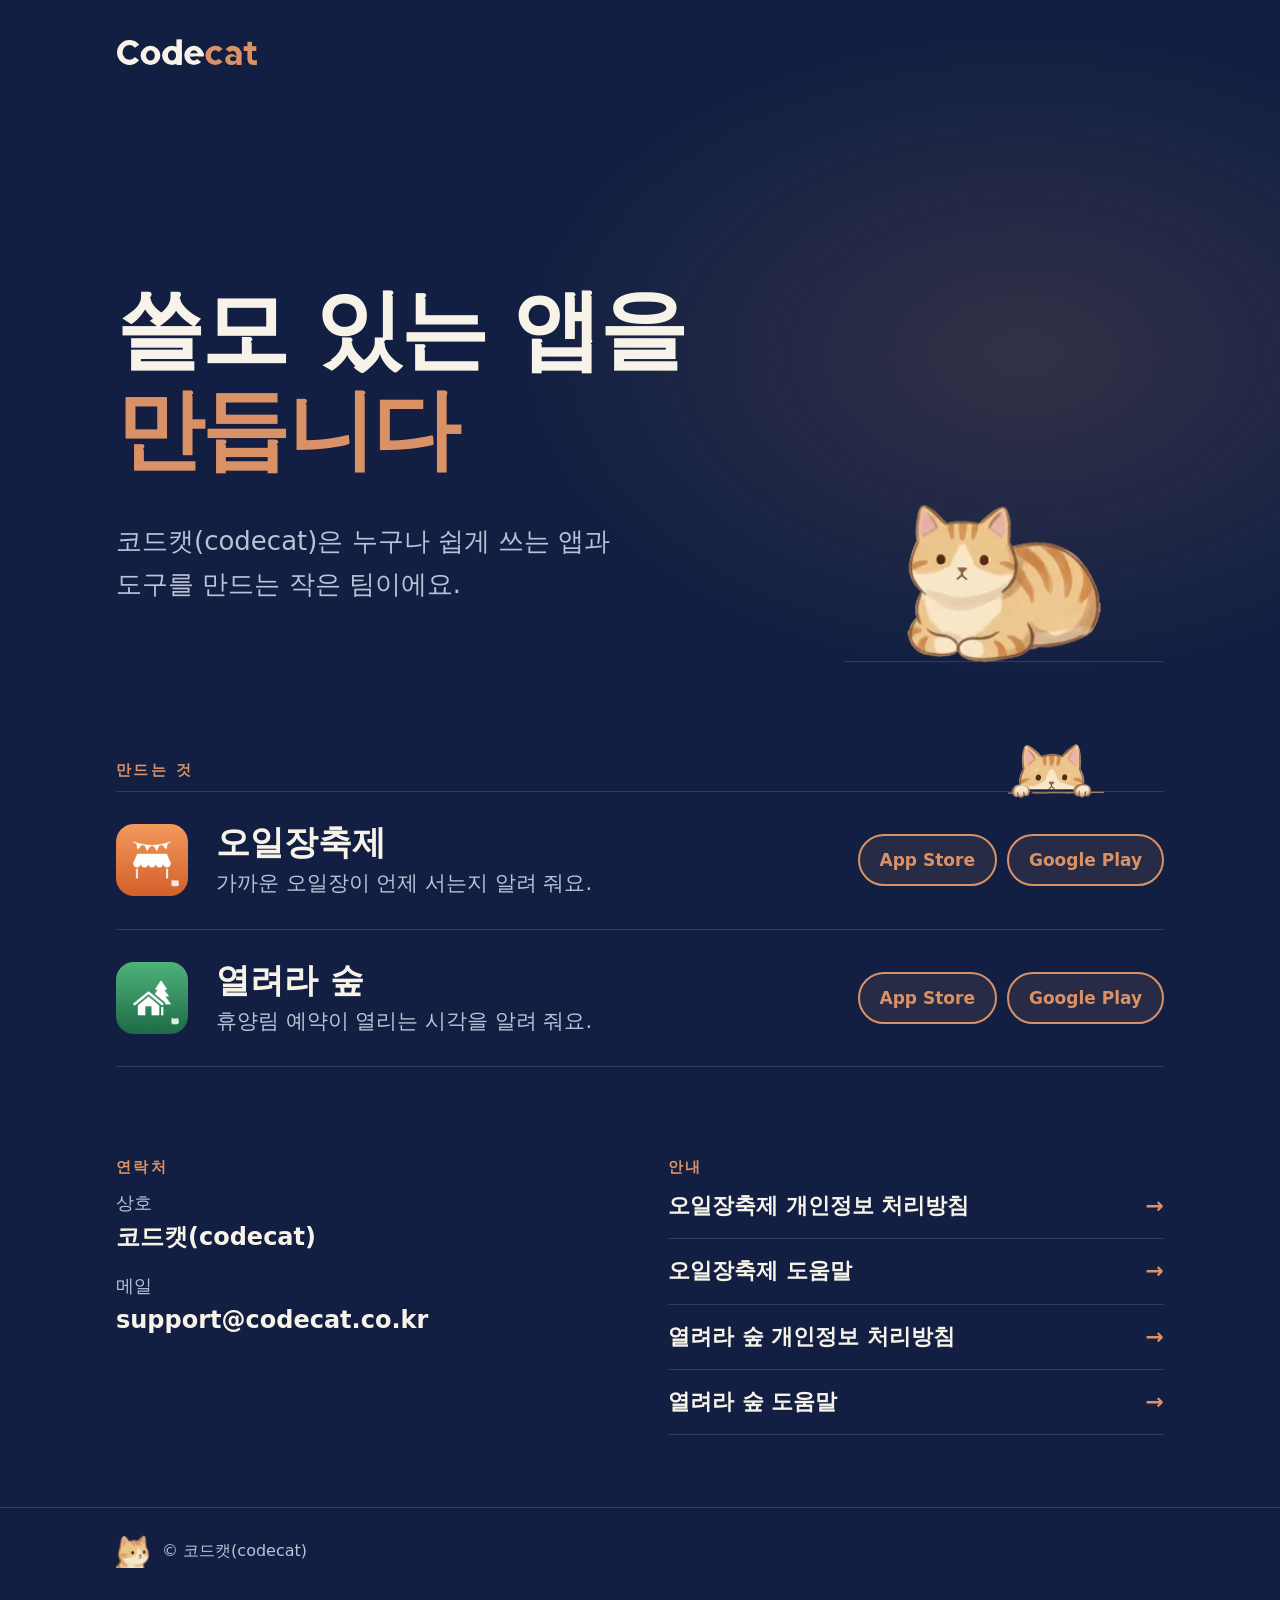
<file: index.html>
<!doctype html>
<html lang="ko"><head><meta charset="utf-8"><meta name="viewport" content="width=device-width,initial-scale=1"><meta name="google-site-verification" content="iWUGfbRyssacp0d7fHuXBZbioj-Z31mm9ghzQhQiy78" />
<title>코드캣(codecat) — 쓸모 있는 앱을 만듭니다</title>
<meta name="description" content="코드캣(codecat)은 누구나 쉽게 쓰는 앱과 도구를 만드는 작은 팀이에요. 오일장축제, 열려라 숲.">
<meta name="theme-color" content="#121F42">
<meta name="color-scheme" content="dark">
<link rel="canonical" href="https://codecat.co.kr/">
<link rel="icon" type="image/png" sizes="64x64" href="favicon-64.png">
<link rel="apple-touch-icon" href="apple-touch-icon.png">
<meta property="og:type" content="website">
<meta property="og:site_name" content="코드캣(codecat)">
<meta property="og:title" content="코드캣(codecat) — 쓸모 있는 앱을 만듭니다">
<meta property="og:description" content="누구나 쉽게 쓰는 앱과 도구를 만드는 작은 팀이에요.">
<meta property="og:url" content="https://codecat.co.kr/">
<meta property="og:image" content="https://codecat.co.kr/og.png">
<meta property="og:image:width" content="1200"><meta property="og:image:height" content="630">
<meta name="twitter:card" content="summary_large_image">
<!-- 남색 밤. 첫 화면은 브랜드만, 앱은 아래에서 조용히. 고양이는 치즈냥 가족(11-13 확정): 옆모습 = 글 쪽을 봄, 빼꼼 = 앱 줄 위, 얼굴 = 맨 아래. -->
<style>
:root{--bg:#121F42;--bg2:#1A2B5E;--ink:#F7F3E8;--sub:#B9C2D6;--line:#2C3B6B;--orange:#DB9166;color-scheme:dark}
*{box-sizing:border-box}
html{background:var(--bg)}
body{margin:0;min-height:100vh;color:var(--ink);font-family:"Apple SD Gothic Neo","Malgun Gothic","Noto Sans KR",system-ui,sans-serif;font-size:20px;line-height:1.65;-webkit-text-size-adjust:100%;word-break:keep-all;overflow-wrap:break-word;background:radial-gradient(720px 460px at 80% 22%,rgba(219,145,102,.16),transparent 70%),var(--bg)}
a{color:var(--orange);font-weight:700;text-decoration:none}
a:focus-visible{outline:3px solid var(--ink);outline-offset:4px;border-radius:6px}
.wrap{max-width:1160px;margin:0 auto;padding:0 56px}
header .wrap{display:flex;align-items:center;height:104px}
header .word{height:28px}
.hero{display:grid;grid-template-columns:1.3fr 1fr;gap:40px;align-items:end;min-height:min(62vh,560px);padding:48px 0 0}
h1{margin:0 0 56px;font-size:88px;line-height:1.14;font-weight:800;letter-spacing:-.03em}
h1 span{color:var(--orange)}
.lead{margin:-16px 0 56px;max-width:560px;font-size:26px;color:var(--sub)}
.ground{justify-self:end;width:100%;max-width:320px;border-bottom:1px solid var(--line);display:flex;justify-content:center}
.ground picture{display:block}.ground img{--cw:208px;width:var(--cw);height:auto;display:block;margin-bottom:calc(var(--cw)*-.04)}
.apps{position:relative;margin-top:96px}
.apps .peek{position:absolute;right:56px;top:-39px;width:104px;height:auto;pointer-events:none}
.label{margin:0 0 8px;font-size:15px;font-weight:700;letter-spacing:.16em;color:var(--orange)}
.row{display:grid;grid-template-columns:72px 1fr auto;gap:28px;align-items:center;padding:28px 0;border-top:1px solid var(--line)}
.row:last-of-type{border-bottom:1px solid var(--line)}
.row img{width:72px;height:72px;border-radius:18px;display:block}
.row b{display:block;font-size:34px;line-height:1.3}
.row p{margin:2px 0 0;color:var(--sub);font-size:21px;text-wrap:balance}
.stores{display:flex;gap:10px}
.stores a{font-size:17px;padding:10px 20px;border:2px solid var(--orange);border-radius:999px;white-space:nowrap;background:rgba(219,145,102,.10)}
.info{display:grid;grid-template-columns:1fr 1fr;gap:56px;margin-top:88px}
dl{margin:0}dt{color:var(--sub);font-size:18px}dd{margin:0 0 14px;font-size:24px;font-weight:700}
ul{margin:0;padding:0;list-style:none}
ul a{display:flex;justify-content:space-between;padding:14px 0;border-bottom:1px solid var(--line);color:var(--ink);font-size:22px}
ul a::after{content:"→";color:var(--orange)}
ul li:first-child a{padding-top:0}
footer{margin-top:72px;padding:26px 0 44px;border-top:1px solid var(--line);color:var(--sub);font-size:16px}
footer .wrap{display:flex;align-items:center;gap:12px}
footer img{width:34px;height:34px;display:block}
@media (prefers-reduced-motion:no-preference){
  .apps .peek{animation:rise .9s .25s cubic-bezier(.2,.7,.2,1) backwards}
  @keyframes rise{from{transform:translateY(26px);opacity:0}to{transform:none;opacity:1}}
}
@media (max-width:1024px){
  .wrap{padding:0 40px}
  .hero{grid-template-columns:1fr 240px;gap:28px;min-height:0;padding:32px 0 0}
  h1{font-size:60px;margin-bottom:40px}.lead{font-size:22px;margin:-8px 0 40px}
  .ground img{--cw:168px}
  .apps{margin-top:84px}.apps .peek{right:40px;width:92px;top:-30px}
  .row{grid-template-columns:64px 1fr;gap:20px}.row img{width:64px;height:64px;border-radius:16px}.stores{grid-column:2}
  .row b{font-size:30px}
  .info{gap:36px;margin-top:72px}
}
@media (max-width:600px){
  body{font-size:19px}
  .wrap{padding:0 22px}
  header .wrap{height:76px}header .word{height:22px}
  .hero{grid-template-columns:1fr;gap:0;padding:12px 0 0}
  .hero>div:first-child{order:2}
  .ground{order:1;justify-self:start;max-width:none;border-bottom:0;margin-bottom:22px}
  .ground img{--cw:128px;margin-bottom:0}
  h1{font-size:42px;margin-bottom:22px}.lead{font-size:20px;margin:0 0 8px}
  .apps{margin-top:88px}.apps .peek{right:22px;width:78px;top:-21px}
  .row{grid-template-columns:56px 1fr;gap:16px;padding:22px 0}.row img{width:56px;height:56px;border-radius:14px}
  .row b{font-size:26px}.row p{font-size:18px}
  .stores a{font-size:16px;padding:9px 16px}
  .info{grid-template-columns:1fr;gap:40px;margin-top:64px}dd{font-size:21px}ul a{font-size:20px}
}
</style></head>
<body>
<header><div class="wrap"><img class="word" src="wordmark-cream.svg" alt="코드캣(codecat)"></div></header>
<main class="wrap">
  <div class="hero">
    <div><h1>쓸모 있는 앱을<br><span>만듭니다</span></h1>
    <p class="lead">코드캣(codecat)은 누구나 쉽게 쓰는 앱과 도구를 만드는 작은 팀이에요.</p></div>
    <div class="ground" id="ground"><noscript><picture><source media="(max-width:600px)" srcset="cats/side-r.png"><img src="cats/side.png" alt="" width="192" height="192"></picture></noscript></div>
    <script>
    // 가운데 고양이는 방문마다 치즈냥 가족 6포즈 중 하나 (저장·쿠키 없음). JS가 없으면 위 noscript의 앉은 고양이. #pose=이름 으로 고정해 볼 수 있음.
    (function(){var P={front:1,side:0,sleep:0,loaf:0,back:1,look:0},k=Object.keys(P),
    m=(location.hash.match(/pose=(\w+)/)||[])[1],n=P.hasOwnProperty(m)?m:k[Math.floor(Math.random()*k.length)],
    f=function(q,s){return"cats/hero/"+q+"-"+(P[q]?"l":s)+".webp"},
    r=window.matchMedia&&matchMedia("(max-width:600px)").matches?"r":"l";
    document.getElementById("ground").innerHTML='<picture><source media="(max-width:600px)" srcset="'+f(n,"r")+'"><img src="'+f(n,"l")+'" alt="" width="192" height="192"></picture>';
    addEventListener("load",function(){setTimeout(function(){k.forEach(function(q){if(q!==n)new Image().src=f(q,r)})},600)})})();
    </script>
  </div>
  <section class="apps" aria-labelledby="work">
    <img class="peek" src="cats/peek.png" alt="" width="192" height="192">
    <h2 class="label" id="work">만드는 것</h2>
    <div class="row">
      <img src="sigol-jangteo/s/icon.png" alt="" width="192" height="192">
      <div><b>오일장축제</b><p>가까운 오일장이 언제 서는지 알려 줘요.</p></div>
      <div class="stores"><a href="https://apps.apple.com/kr/app/id6834396044" rel="noopener">App Store</a><a href="https://play.google.com/store/apps/details?id=kr.co.codecat.oiljang" rel="noopener">Google Play</a></div>
    </div>
    <div class="row">
      <img src="hyuyangrim/s/icon.png" alt="" width="192" height="192">
      <div><b>열려라 숲</b><p>휴양림 예약이 열리는 시각을 알려 줘요.</p></div>
      <div class="stores"><a href="https://apps.apple.com/kr/app/id6830167601" rel="noopener">App Store</a><a href="https://play.google.com/store/apps/details?id=kr.co.codecat.hyuyangrim" rel="noopener">Google Play</a></div>
    </div>
  </section>
  <div class="info">
    <section aria-labelledby="contact"><h2 class="label" id="contact">연락처</h2>
      <dl><dt>상호</dt><dd>코드캣(codecat)</dd><dt>메일</dt><dd>support@codecat.co.kr</dd></dl></section>
    <section aria-labelledby="docs"><h2 class="label" id="docs">안내</h2>
      <ul><li><a href="https://codecat.co.kr/sigol-jangteo/privacy.html">오일장축제 개인정보 처리방침</a></li><li><a href="https://codecat.co.kr/sigol-jangteo/support.html">오일장축제 도움말</a></li><li><a href="https://codecat.co.kr/hyuyangrim/privacy.html">열려라 숲 개인정보 처리방침</a></li><li><a href="https://codecat.co.kr/hyuyangrim/support.html">열려라 숲 도움말</a></li></ul></section>
  </div>
</main>
<footer><div class="wrap"><img src="cats/head.png" alt="" width="288" height="288">© 코드캣(codecat)</div></footer>
</body></html>
</file>
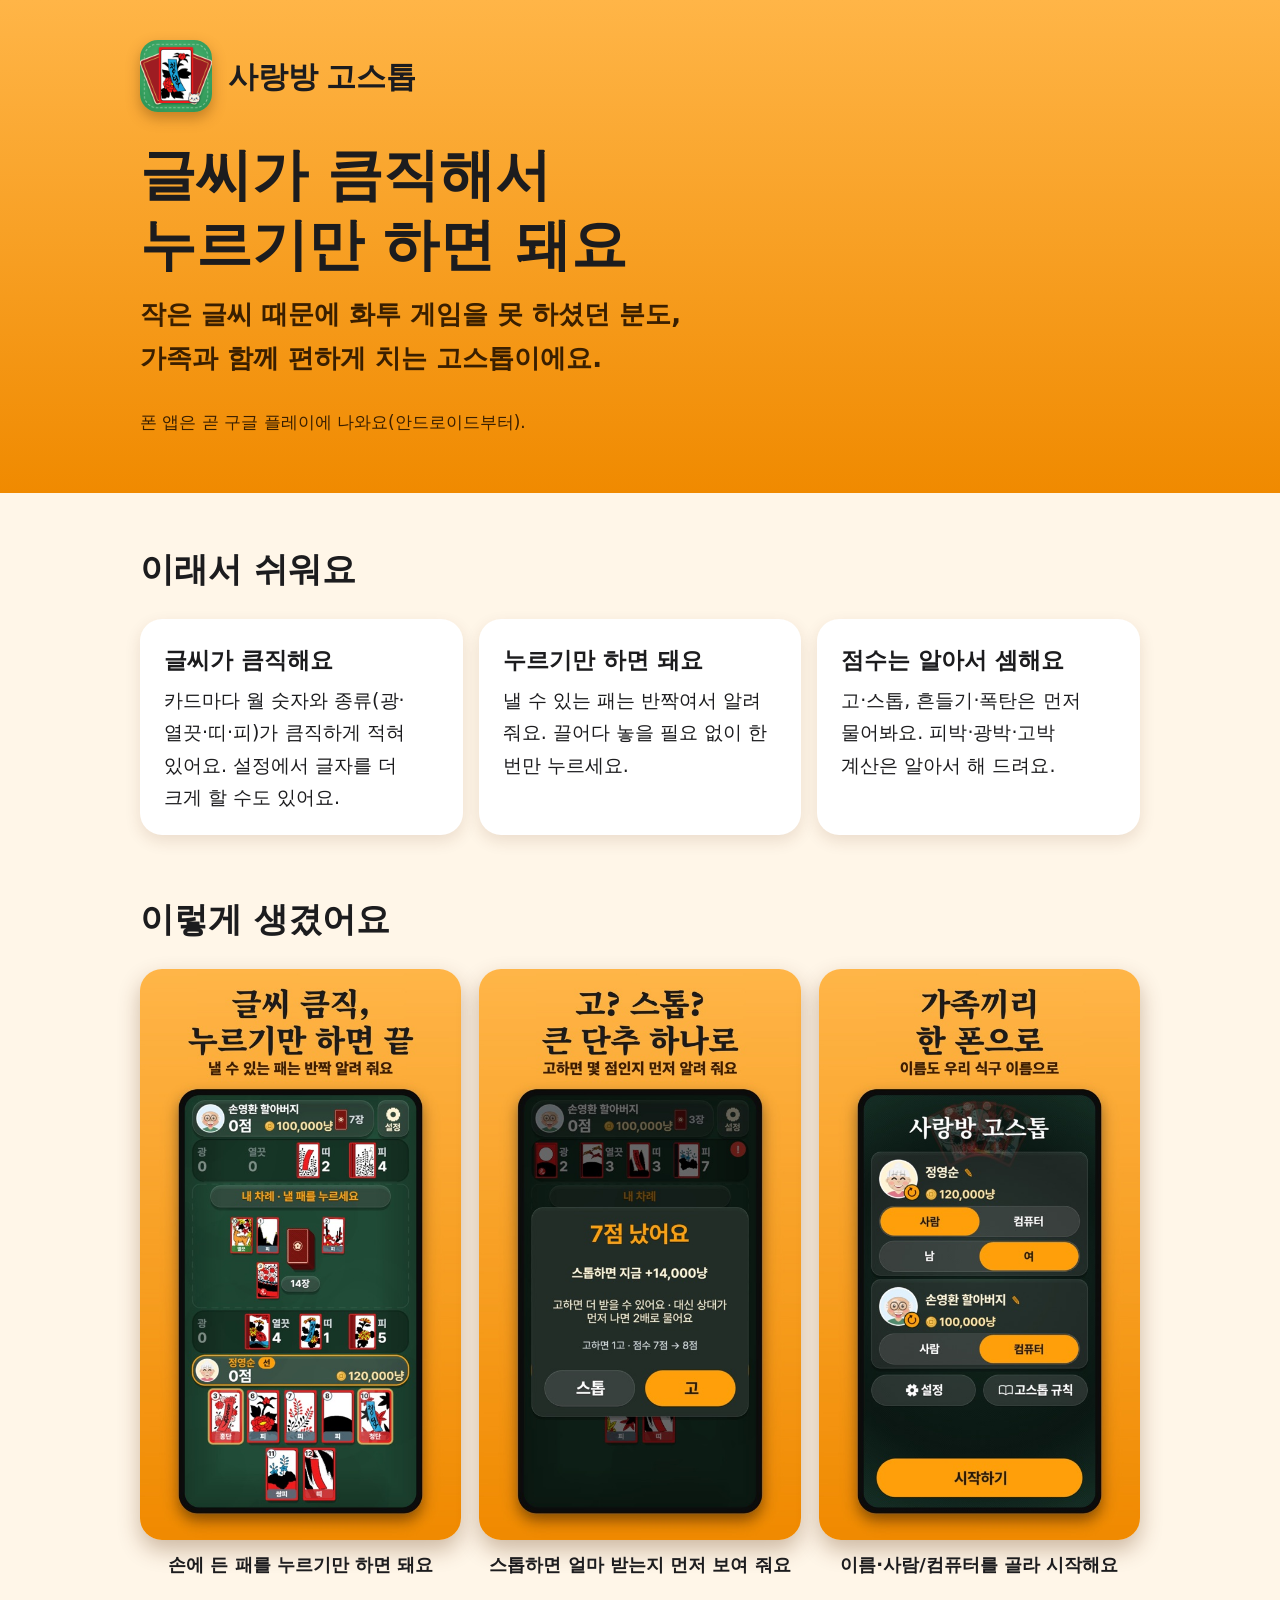
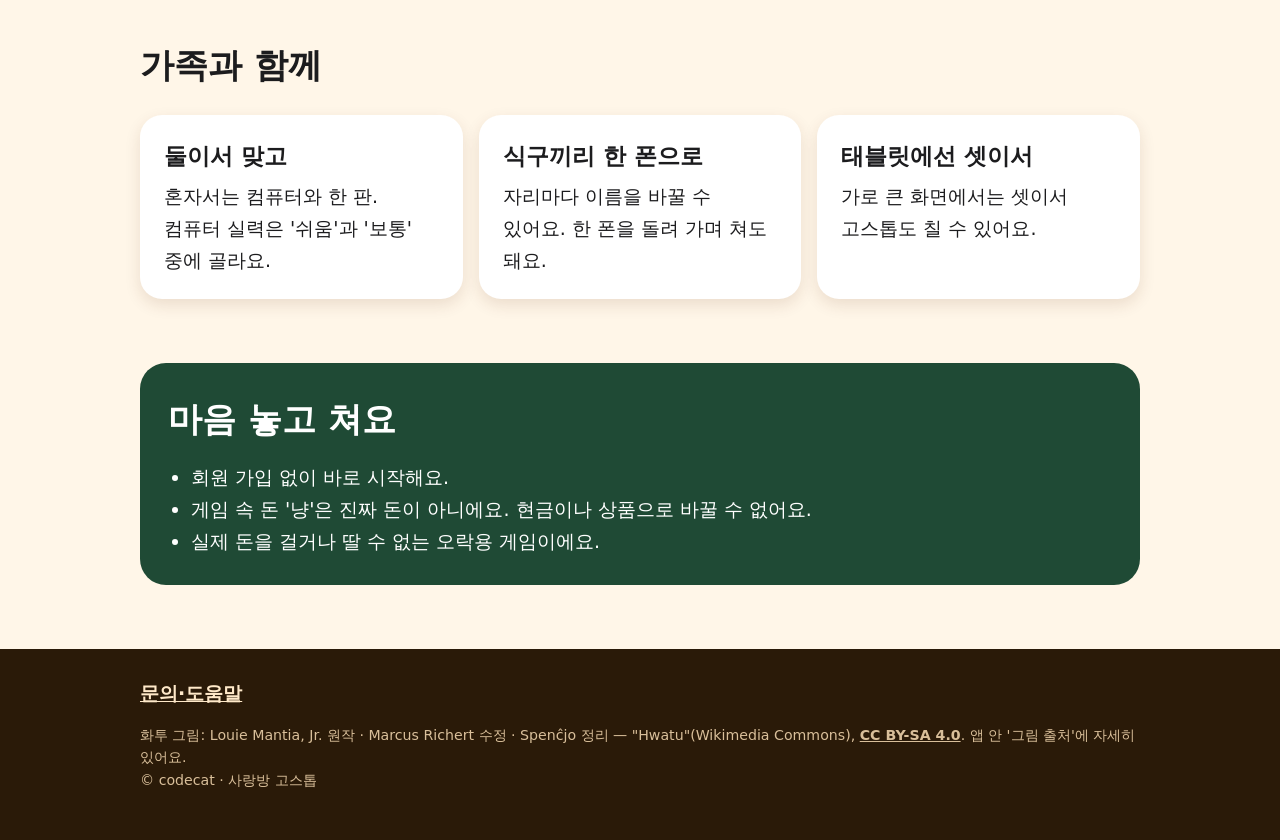
<file: sarangbang/index.html>
<!doctype html>
<html lang="ko">
<head>
<meta charset="utf-8">
<meta name="viewport" content="width=device-width, initial-scale=1">
<title>사랑방 고스톱 — 큰 글씨, 누르기만 하면 되는 고스톱</title>
<meta name="description" content="글씨가 크고 누르기만 하면 되는 쉬운 고스톱·맞고. 어르신도 가족과 함께 편하게. 가입 없이 바로 시작해요.">
<link rel="icon" href="landing/icon.png">
<!-- 소개 한 장(공개 저장소 첫 화면). 바깥 글꼴·스크립트·추적 없음. 그림은 landing/ (스토어 스크린샷 재사용). 시안: docs/design/landing.md.
     [PC에서 바로 하기]는 ./play/ (게임) — pages-bundle 이 게임을 /play/ 로 내보낼 때만 맞다(landing.md 3절). Play 주소는 출시 뒤 [기찬행님] 칸 — 그때 .btns 안에 검은 알약 단추(<a class="btn main">)로 넣고 아래 .note 의 폰 앱 줄을 뺀다. -->
<style>
:root{--ink:#1c1c1e;--sub:#3a1f00;--orange:#ff9f0a;--cream:#fff6e8;--green:#1f4a35}
*{box-sizing:border-box}
html{-webkit-text-size-adjust:100%;background:#2a1a08}
body{margin:0;background:var(--cream);color:var(--ink);font-family:"Apple SD Gothic Neo","Malgun Gothic","Noto Sans KR",system-ui,sans-serif;font-size:19px;line-height:1.7;word-break:keep-all}
a{color:inherit}
.wrap{max-width:1040px;margin:0 auto;padding:0 20px}
.hero{background:linear-gradient(180deg,#ffb547,#f08a00);padding:40px 0 56px}
.brand{display:flex;align-items:center;gap:16px}
.brand img{width:72px;height:72px;border-radius:18px;box-shadow:0 6px 14px rgba(90,42,0,.35)}
.brand span{font-family:"AppleMyungjo","Noto Serif KR",serif;font-weight:900;font-size:30px}
h1{margin:28px 0 12px;font-size:clamp(34px,6.4vw,56px);line-height:1.25;font-weight:900}
.lead{margin:0 0 28px;font-size:clamp(20px,3.2vw,26px);color:var(--sub);font-weight:700}
.btns{display:flex;flex-wrap:wrap;gap:14px}
.btn{display:inline-flex;align-items:center;justify-content:center;min-height:64px;padding:0 30px;border-radius:32px;font-size:22px;font-weight:900;text-decoration:none}
.btn.main{background:var(--ink);color:#fff;box-shadow:0 8px 16px rgba(90,42,0,.35)}
.btn.main:focus-visible,.btn.main:hover{outline:4px solid #fff;outline-offset:3px}
.note{margin:14px 0 0;font-size:17px;color:var(--sub)}
section{padding:48px 0 8px}
h2{margin:0 0 20px;font-size:clamp(26px,4.4vw,34px);font-weight:900}
.cards{display:grid;gap:16px;grid-template-columns:repeat(auto-fit,minmax(260px,1fr));margin:0;padding:0;list-style:none}
.cards li{background:#fff;border-radius:22px;padding:22px 24px;box-shadow:0 6px 16px rgba(90,42,0,.12)}
.cards b{display:block;font-size:23px;margin-bottom:4px}
.shots{display:grid;gap:18px;grid-template-columns:repeat(auto-fit,minmax(240px,1fr));margin:8px 0 0}
.shots figure{margin:0}
.shots img{display:block;width:100%;height:auto;border-radius:22px;box-shadow:0 10px 22px rgba(90,42,0,.3)}
.shots figcaption{margin-top:10px;text-align:center;font-size:18px;font-weight:700}
.safe{background:var(--green);color:#fff;border-radius:26px;padding:28px 28px;margin-top:8px}
.safe h2{margin-bottom:12px}
.safe ul{margin:0;padding-left:1.2em}
footer{margin-top:56px;padding:28px 0 48px;background:#2a1a08;color:#ffe9c9;font-size:17px}
footer a{font-weight:700}
footer .links{display:flex;flex-wrap:wrap;gap:6px 24px;margin-bottom:14px;font-size:19px}
footer small{display:block;color:#d9bf9a;line-height:1.6}
</style>
</head>
<body>
<header class="hero"><div class="wrap">
  <div class="brand"><img src="landing/icon.png" alt="사랑방 고스톱 앱 아이콘"><span>사랑방 고스톱</span></div>
  <h1>글씨가 큼직해서<br>누르기만 하면 돼요</h1>
  <p class="lead">작은 글씨 때문에 화투 게임을 못 하셨던 분도,<br>가족과 함께 편하게 치는 고스톱이에요.</p>
  <p class="note">폰 앱은 곧 구글 플레이에 나와요(안드로이드부터).</p>
</div></header>

<main class="wrap">
  <section aria-labelledby="easy">
    <h2 id="easy">이래서 쉬워요</h2>
    <ul class="cards">
      <li><b>글씨가 큼직해요</b>카드마다 월 숫자와 종류(광·열끗·띠·피)가 큼직하게 적혀 있어요. 설정에서 글자를 더 크게 할 수도 있어요.</li>
      <li><b>누르기만 하면 돼요</b>낼 수 있는 패는 반짝여서 알려 줘요. 끌어다 놓을 필요 없이 한 번만 누르세요.</li>
      <li><b>점수는 알아서 셈해요</b>고·스톱, 흔들기·폭탄은 먼저 물어봐요. 피박·광박·고박 계산은 알아서 해 드려요.</li>
    </ul>
  </section>

  <section aria-labelledby="look">
    <h2 id="look">이렇게 생겼어요</h2>
    <div class="shots">
      <figure><img src="landing/shot-1.jpg" alt="판 화면: 큼직한 카드와 반짝이는 낼 수 있는 패" width="540" height="960"><figcaption>손에 든 패를 누르기만 하면 돼요</figcaption></figure>
      <figure><img src="landing/shot-2.jpg" alt="고·스톱을 큰 단추 하나로 고르는 화면" width="540" height="960"><figcaption>스톱하면 얼마 받는지 먼저 보여 줘요</figcaption></figure>
      <figure><img src="landing/shot-5.jpg" alt="시작 화면: 식구 이름으로 바꾼 자리" width="540" height="960"><figcaption>이름·사람/컴퓨터를 골라 시작해요</figcaption></figure>
    </div>
  </section>

  <section aria-labelledby="family">
    <h2 id="family">가족과 함께</h2>
    <ul class="cards">
      <li><b>둘이서 맞고</b>혼자서는 컴퓨터와 한 판. 컴퓨터 실력은 '쉬움'과 '보통' 중에 골라요.</li>
      <li><b>식구끼리 한 폰으로</b>자리마다 이름을 바꿀 수 있어요. 한 폰을 돌려 가며 쳐도 돼요.</li>
      <li><b>태블릿에선 셋이서</b>가로 큰 화면에서는 셋이서 고스톱도 칠 수 있어요.</li>
    </ul>
  </section>

  <section aria-labelledby="safe">
    <div class="safe">
      <h2 id="safe">마음 놓고 쳐요</h2>
      <ul>
        <li>회원 가입 없이 바로 시작해요.</li>
        <li>게임 속 돈 '냥'은 진짜 돈이 아니에요. 현금이나 상품으로 바꿀 수 없어요.</li>
        <li>실제 돈을 걸거나 딸 수 없는 오락용 게임이에요.</li>
      </ul>
    </div>
  </section>
</main>

<footer><div class="wrap">
  <div class="links"><a href="support.html">문의·도움말</a></div>
  <small>화투 그림: Louie Mantia, Jr. 원작 · Marcus Richert 수정 · Spenĉjo 정리 — "Hwatu"(Wikimedia Commons), <a href="https://creativecommons.org/licenses/by-sa/4.0/" rel="noopener">CC BY-SA 4.0</a>. 앱 안 '그림 출처'에 자세히 있어요.</small>
  <small>© codecat · 사랑방 고스톱</small>
</div></footer>
</body>
</html>
</file>
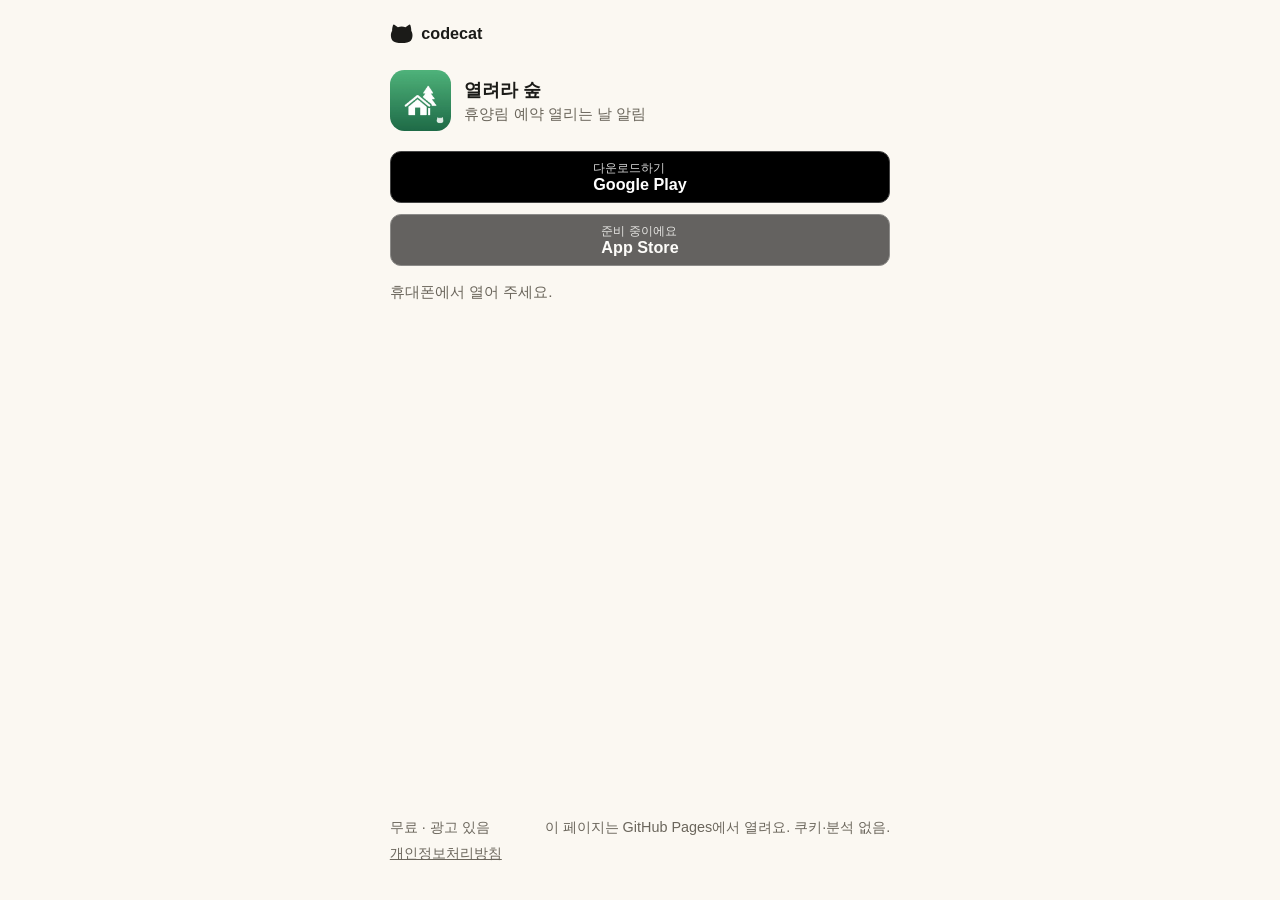
<file: hyuyangrim/s/index.html>
<!doctype html>
<html lang="ko"><head><meta charset="utf-8"><meta name="viewport" content="width=device-width,initial-scale=1">
<title>열려라 숲 · 휴양림 예약 열리는 날 알림</title>
<meta name="description" content="가고 싶은 휴양림 예약이 열리기 전에 미리 알려 드려요.">
<meta name="robots" content="noindex"><meta name="referrer" content="no-referrer">
<meta property="og:type" content="website"><meta property="og:title" content="열려라 숲 · 휴양림 예약 열리는 날 알림"><meta property="og:description" content="가고 싶은 휴양림 예약이 열리기 전에 미리 알려 드려요.">
<meta property="og:image" content="https://codecat.co.kr/hyuyangrim/s/og.png"><meta property="og:image:width" content="1200"><meta property="og:image:height" content="630">
<meta name="twitter:card" content="summary_large_image"><meta name="color-scheme" content="light dark">
<link rel="icon" href="icon.png">
<style>
:root{--ink:#1b1b18;--sub:#6b665c;--line:#ddd6c8;--bg:#fbf8f2;--card:#fff;--acc:#1f6b47}
@media (prefers-color-scheme:dark){:root{--ink:#f3efe6;--sub:#a8a294;--line:#34312b;--bg:#141311;--card:#1f1d1a;--acc:#6fc496}}
*{box-sizing:border-box}
html{font-size:18px;-webkit-text-size-adjust:100%}
body{margin:0;background:var(--bg);color:var(--ink);font-family:-apple-system,"Apple SD Gothic Neo","Noto Sans KR",sans-serif;word-break:keep-all;line-height:1.45}
.w{max-width:30rem;margin:0 auto;padding:1.2rem 1.1rem 2rem;min-height:100vh;display:flex;flex-direction:column}
.brand{display:flex;align-items:center;gap:.45rem;font-size:.9rem;font-weight:800}
.brand svg{width:1.3rem;height:1.3rem;fill:var(--ink)}
.item{margin-top:1.4rem;background:var(--card);border:1px solid var(--line);border-radius:1.1rem;padding:1.1rem}
.item[hidden]{display:none}
.k{font-size:.8rem;font-weight:700;color:var(--acc)}
.item h1{font-size:1.45rem;margin:.35rem 0 .25rem;letter-spacing:-.02em;overflow-wrap:anywhere}
.d{font-size:1rem;font-weight:700}
.s{font-size:.85rem;color:var(--sub);margin-top:.3rem;overflow-wrap:anywhere}
.s a{color:var(--acc);font-weight:700}
.appline{display:flex;align-items:center;gap:.75rem;margin-top:1.4rem}
.appline img{width:3.4rem;height:3.4rem;border-radius:.8rem}
.appline b{display:block;font-size:1rem}.appline span{display:block;font-size:.85rem;color:var(--sub)}
.badges{display:flex;flex-direction:column;gap:.6rem;margin-top:1.1rem}
.badge{min-height:2.9rem;border-radius:.6rem;background:#000;color:#fff;display:flex;align-items:center;justify-content:center;gap:.5rem;font-size:.9rem;font-weight:700;border:1px solid #444;text-decoration:none;padding:.3rem .8rem}
.badge small{display:block;font-size:.65rem;font-weight:500;opacity:.85}
.badge .bx{display:flex;flex-direction:column;line-height:1.15}
.badge.dim{opacity:.6}
.soon{margin-top:.6rem;font-size:.85rem;color:var(--sub)}
.note{margin-top:.8rem;font-size:.85rem;color:var(--sub)}
.foot{margin-top:auto;padding-top:1.4rem;font-size:.8rem;color:var(--sub);display:flex;flex-wrap:wrap;gap:.3rem 1rem;justify-content:space-between}
.foot a{color:var(--sub)}
</style></head><body>
<div class="w">
<div class="brand"><svg viewBox="220 -52 800 800" aria-hidden="true"><path d="M292 258C290 200 305 110 322 60Q335 28 368 42L490 130Q620 80 750 130L872 42Q905 28 918 60C935 110 950 200 948 258C1000 330 1012 480 930 590C880 650 760 668 620 668C480 668 360 650 310 590C228 480 240 330 292 258Z"/></svg>codecat</div>
<section class="item" id="item" hidden><div class="k" id="k"></div><h1 id="h"></h1><div class="d" id="d"></div><div class="s" id="s"></div></section>
<div class="appline"><img src="icon.png" alt="" width="54" height="54"><div><b>열려라 숲</b><span>휴양림 예약 열리는 날 알림</span></div></div>
<div class="badges" id="badges"></div>
<div class="note" id="note"></div>

<div class="foot"><span>무료 · 광고 있음</span><span>이 페이지는 GitHub Pages에서 열려요. 쿠키·분석 없음.</span><a href="../privacy.html">개인정보처리방침</a></div>
</div>
<script>
(function(){
var NAME={'ft-0301':'신시도자연휴양림','ft-0243':'두타산 자연휴양림(평창)','ft-0115':'속리산 말티재자연휴양림'}; // the app's own spelling of the 3 places the table v4 spells differently (drop when table v5 is out)
var APP={play:'https://play.google.com/store/apps/details?id=kr.co.codecat.hyuyangrim',ios:''};
var $=function(i){return document.getElementById(i)};
var P=new URLSearchParams(location.search);
var WD=['일','월','화','수','목','금','토'];
function ymd(s){var m=/^(\d{4})-?(\d{2})-?(\d{2})$/.exec(String(s||''));if(!m)return null;var y=+m[1],mo=+m[2],d=+m[3];var dt=new Date(y,mo-1,d);if(dt.getFullYear()!==y||dt.getMonth()!==mo-1||dt.getDate()!==d)return null;return dt}
function fmt(dt,withMonth){return (withMonth===false?'':(dt.getMonth()+1)+'월 ')+dt.getDate()+'일('+WD[dt.getDay()]+')'}
function show(k,h,d,s){var it=$('item');$('k').textContent=k;$('h').textContent=h;$('d').textContent=d||'';$('s').textContent=s||'';it.hidden=false;return $('s')}
function badges(){
 var ua=navigator.userAgent||'';var ios=/iPhone|iPad|iPod/.test(ua)||(navigator.platform==='MacIntel'&&navigator.maxTouchPoints>1);var and=/Android/.test(ua);
 var b=$('badges');b.textContent='';
 function mk(label,store,url,dim){var a=document.createElement(url?'a':'div');a.className='badge'+(dim?' dim':'');if(url){a.href=url;a.rel='noopener'}var bx=document.createElement('span');bx.className='bx';var sm=document.createElement('small');sm.textContent=url?'다운로드하기':'준비 중이에요';bx.appendChild(sm);bx.appendChild(document.createTextNode(store));a.appendChild(bx);return a}
 var ap=mk('','App Store',APP.ios,false),gp=mk('','Google Play',APP.play,false);
 var first=ios?[ap,gp]:and?[gp,ap]:[gp,ap];
 first.forEach(function(x,i){if(i)x.classList.add('dim');b.appendChild(x)});
 if(!ios&&!and)$('note').textContent='휴대폰에서 열어 주세요.';
}

function gone(){show('휴양림','이 휴양림을 지금은 찾지 못했어요','','');$('d').textContent='앱에서 직접 찾아볼 수 있어요.'}
var f=P.get('f');
if(/^[A-Za-z0-9_-]{3,40}$/.test(f||'')){
 var c=new AbortController();setTimeout(function(){c.abort()},10000);
 fetch('../rules.json',{signal:c.signal,credentials:'omit',referrerPolicy:'no-referrer'}).then(function(r){if(!r.ok)throw 0;return r.json()}).then(function(j){
  var v=(j.forests||[]).filter(function(x){return x&&x.venueId===f})[0];if(!v||!v.name){gone();return}
  show('친구가 보낸 휴양림',String(NAME[v.venueId]||v.name).slice(0,60),'',String(v.region||'').slice(0,20));
  $('d').textContent='앱에서 예약 열리는 시각을 알림으로 받을 수 있어요.';
 }).catch(function(){gone()});
}else if(f){gone()}

badges();
})();
</script></body></html>
</file>
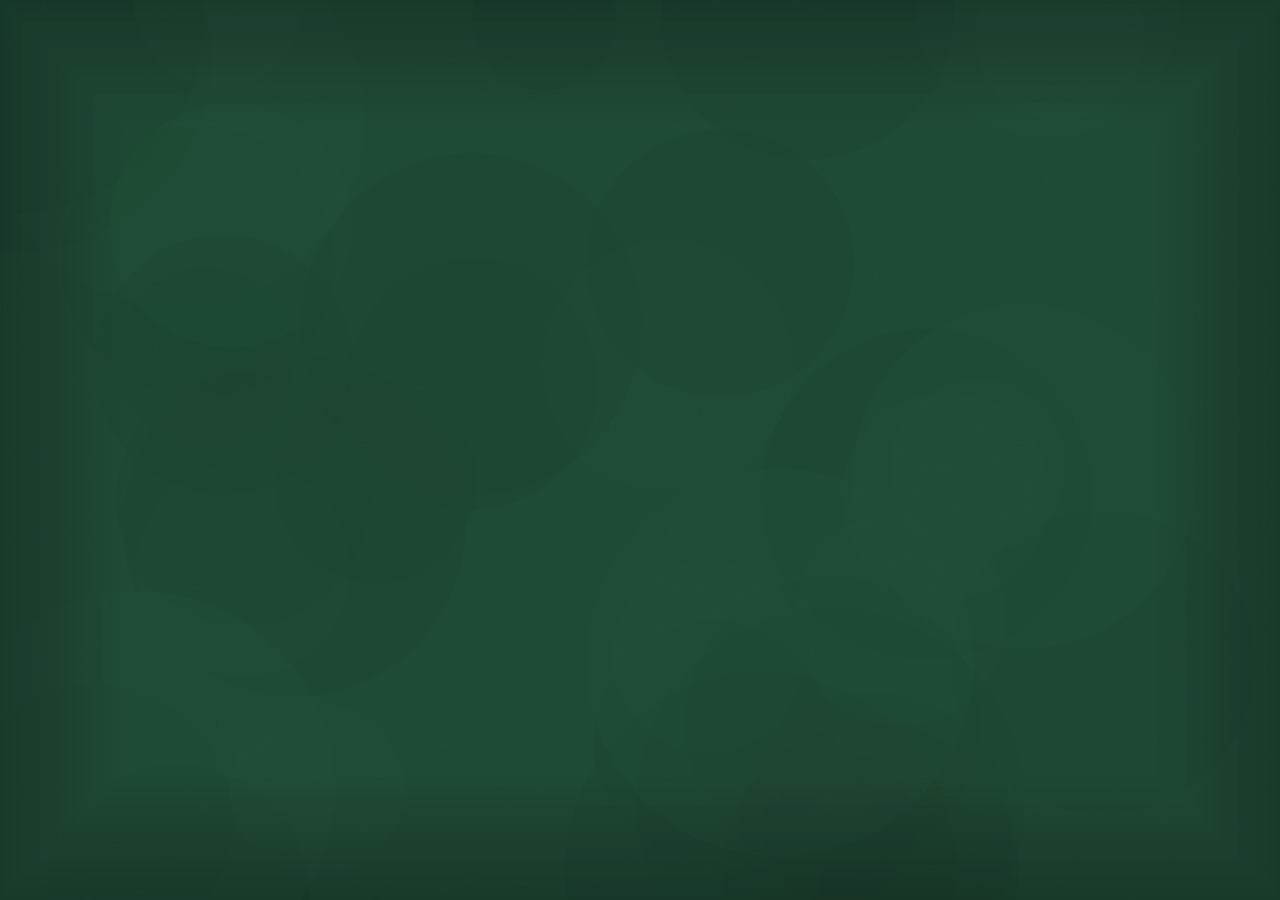
<file: sarangbang/test/index.html>
<!doctype html>
<html lang="ko">
  <head><meta name="robots" content="noindex,nofollow">
    <meta charset="UTF-8" />
    <meta name="viewport" content="width=device-width, initial-scale=1.0, viewport-fit=cover" />
    <!-- 홈 화면에 추가: 주소창 없이 꽉 찬 화면 (웹 앱 / 아이폰·안드로이드). Capacitor 앱에는 영향 없음 -->
    <link rel="manifest" href="/sarangbang/test/manifest.webmanifest" />
    <meta name="theme-color" content="#1f4a35" />
    <meta name="mobile-web-app-capable" content="yes" />
    <meta name="apple-mobile-web-app-capable" content="yes" />
    <meta name="apple-mobile-web-app-status-bar-style" content="black-translucent" />
    <meta name="apple-mobile-web-app-title" content="사랑방 고스톱" />
    <link rel="apple-touch-icon" href="/sarangbang/test/apple-touch-icon.png" />
    <link rel="icon" type="image/svg+xml" href="/sarangbang/test/favicon.svg" />
    <link rel="icon" type="image/png" sizes="192x192" href="/sarangbang/test/favicon.png" />
    <title>사랑방 고스톱</title>
    <style>@font-face{font-family:Pretendard;font-weight:400;font-display:swap;src:url(/sarangbang/test/fonts/Pretendard-Regular.subset.woff2)format("woff2")}@font-face{font-family:Pretendard;font-weight:700;font-display:swap;src:url(/sarangbang/test/fonts/Pretendard-Bold.subset.woff2)format("woff2")}html,body{background:#1f4a35;height:100%;margin:0;overflow:hidden}html{-webkit-text-size-adjust:100%;-moz-text-size-adjust:100%;text-size-adjust:100%}body{-webkit-touch-callout:none;-webkit-user-select:none;user-select:none}input,textarea{-webkit-user-select:text;user-select:text}#app{position:fixed;inset:0}#safe{top:env(safe-area-inset-top,0px);right:env(safe-area-inset-right,0px);bottom:env(safe-area-inset-bottom,0px);left:env(safe-area-inset-left,0px);visibility:hidden;pointer-events:none;position:fixed}</style>
    <script type="module" crossorigin src="/sarangbang/test/assets/index-DpOMW93g.js"></script>
    <link rel="modulepreload" crossorigin href="/sarangbang/test/assets/CanvasPool-DNNJ9Ntj.js">
    <link rel="modulepreload" crossorigin href="/sarangbang/test/assets/dist-DHjjB8zm.js">
    <link rel="modulepreload" crossorigin href="/sarangbang/test/assets/definitions-BdWVgBTV.js">
    <link rel="modulepreload" crossorigin href="/sarangbang/test/assets/consent-status.enum-CdMsqkrY.js">
    <link rel="modulepreload" crossorigin href="/sarangbang/test/assets/capacitor-DTjMw1cR.js">
    <link rel="modulepreload" crossorigin href="/sarangbang/test/assets/Filter-k9A4pRjt.js">
    <link rel="modulepreload" crossorigin href="/sarangbang/test/assets/canvasUtils-CqWe3Mmq.js">
    <link rel="modulepreload" crossorigin href="/sarangbang/test/assets/Cache-CqzsG7Ma.js">
    <link rel="modulepreload" crossorigin href="/sarangbang/test/assets/getPo2TextureFromSource-Dsy3U_lU.js">
    <link rel="modulepreload" crossorigin href="/sarangbang/test/assets/GCManagedHash-Dx_nabd7.js">
    <link rel="modulepreload" crossorigin href="/sarangbang/test/assets/RenderTargetSystem-CnMWlPMh.js">
    <link rel="modulepreload" crossorigin href="/sarangbang/test/assets/getTextureBatchBindGroup-DPTJa0eo.js">
    <link rel="modulepreload" crossorigin href="/sarangbang/test/assets/GraphicsContext-DYpTmK13.js">
    <link rel="modulepreload" crossorigin href="/sarangbang/test/assets/CanvasRenderer-DmR_wgGf.js">
    <link rel="modulepreload" crossorigin href="/sarangbang/test/assets/BitmapFont-BrmMh3GB.js">
    <link rel="stylesheet" crossorigin href="/sarangbang/test/assets/index-ChdG5JON.css">
  </head>
  <body>
    <div id="safe"></div>
    <div id="app"></div>
  </body>
</html>
</file>
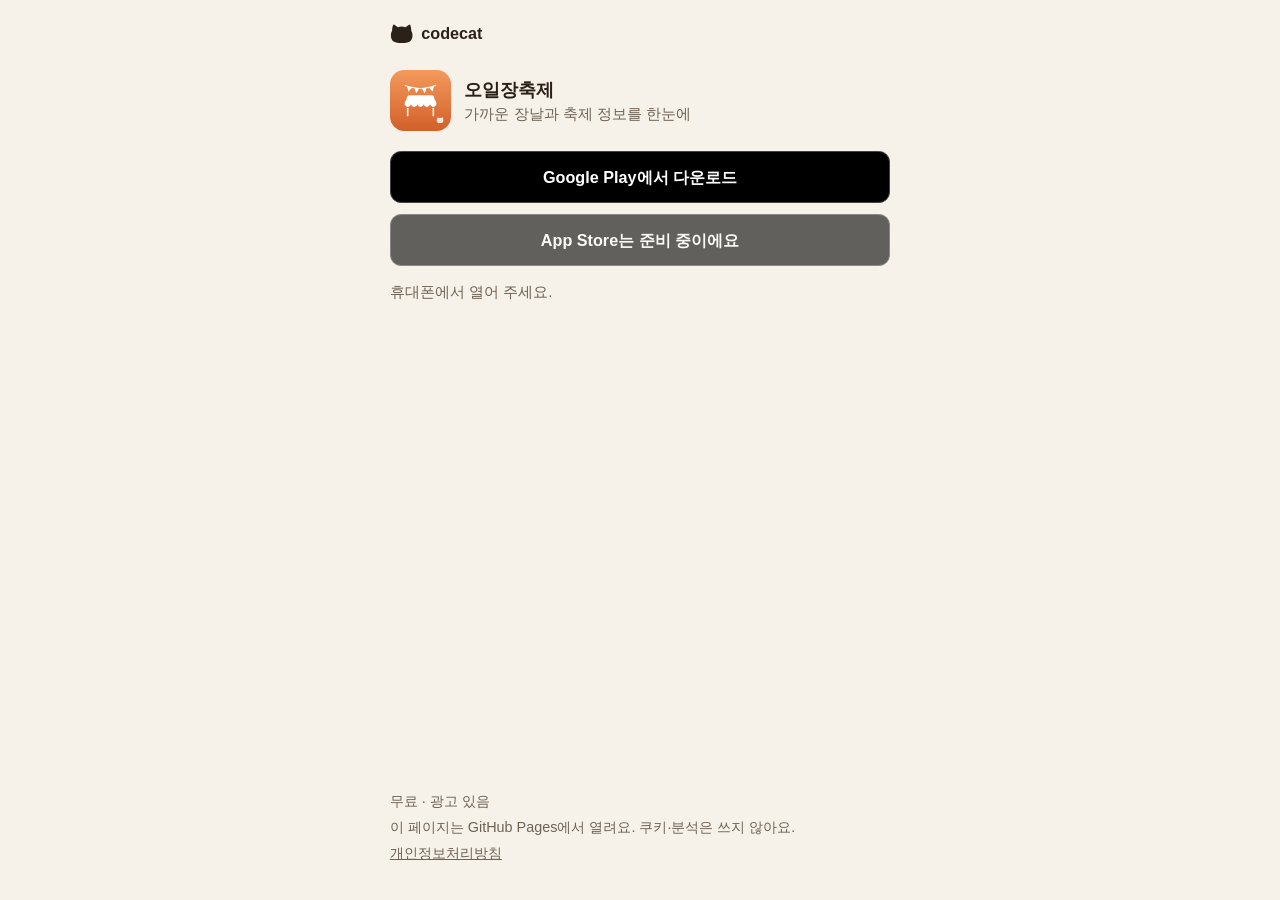
<file: sigol-jangteo/s/index.html>
<!doctype html>
<html lang="ko"><head><meta charset="utf-8"><meta name="viewport" content="width=device-width,initial-scale=1">
<title>오일장축제 · 가까운 장날과 축제 정보를 한눈에</title>
<meta name="description" content="가까운 장날과 축제 정보를 한눈에">
<meta name="robots" content="noindex"><meta name="referrer" content="no-referrer">
<meta property="og:type" content="website"><meta property="og:title" content="오일장축제"><meta property="og:description" content="가까운 장날과 축제 정보를 한눈에">
<meta property="og:image" content="https://codecat.co.kr/sigol-jangteo/s/og.png"><meta property="og:image:width" content="1200"><meta property="og:image:height" content="630">
<meta name="twitter:card" content="summary_large_image"><meta name="color-scheme" content="light dark">
<link rel="icon" href="icon.png"><link rel="apple-touch-icon" href="icon.png">
<style>
:root{--ink:#2a2118;--sub:#6e6355;--line:#e2d9ca;--bg:#f6f2ea;--card:#fff;--acc:#c8562c;--fes:#2c5c9c}
@media (prefers-color-scheme:dark){:root{--ink:#f2ede4;--sub:#a89e8e;--line:#34302a;--bg:#14120f;--card:#1d1a15;--acc:#e8845a;--fes:#7aa8e0}}
*{box-sizing:border-box}
html{font-size:18px;-webkit-text-size-adjust:100%}
body{margin:0;background:var(--bg);color:var(--ink);font-family:-apple-system,"Apple SD Gothic Neo","Noto Sans KR",sans-serif;word-break:keep-all;line-height:1.45}
.w{max-width:30rem;margin:0 auto;padding:1.2rem 1.1rem 2rem;min-height:100vh;display:flex;flex-direction:column}
.brand{display:flex;align-items:center;gap:.45rem;font-size:.9rem;font-weight:800}
.brand svg{width:1.3rem;height:1.3rem;fill:var(--ink)}
.item{margin-top:1.4rem;background:var(--card);border:1px solid var(--line);border-radius:1.1rem;padding:1.1rem}
.item[hidden]{display:none}
.k{font-size:.8rem;font-weight:700;color:var(--acc)}
.item.fes .k{color:var(--fes)}
.item h1{font-size:1.45rem;margin:.35rem 0 .25rem;letter-spacing:-.02em;overflow-wrap:anywhere}
.d{font-size:1rem;font-weight:700}
.s{font-size:.85rem;color:var(--sub);margin-top:.3rem;overflow-wrap:anywhere}
.f{font-size:.8rem;color:var(--sub);margin-top:.6rem}
.appline{display:flex;align-items:center;gap:.75rem;margin-top:1.4rem}
.appline img{width:3.4rem;height:3.4rem;border-radius:.8rem}
.appline b{display:block;font-size:1rem}.appline span{display:block;font-size:.85rem;color:var(--sub)}
.badges{display:flex;flex-direction:column;gap:.6rem;margin-top:1.1rem}
.badge{min-height:2.9rem;border-radius:.6rem;background:#000;color:#fff;display:flex;align-items:center;justify-content:center;gap:.5rem;font-size:.9rem;font-weight:700;border:1px solid #444;text-decoration:none;padding:.3rem .8rem}
.badge.dim{opacity:.6}
.note{margin-top:.8rem;font-size:.85rem;color:var(--sub)}
.foot{margin-top:auto;padding-top:1.4rem;font-size:.8rem;color:var(--sub);display:flex;flex-wrap:wrap;gap:.3rem 1rem;justify-content:space-between}
.foot a{color:var(--sub)}
</style></head><body>
<div class="w">
<div class="brand"><svg viewBox="220 -52 800 800" aria-hidden="true"><path d="M292 258C290 200 305 110 322 60Q335 28 368 42L490 130Q620 80 750 130L872 42Q905 28 918 60C935 110 950 200 948 258C1000 330 1012 480 930 590C880 650 760 668 620 668C480 668 360 650 310 590C228 480 240 330 292 258Z"/></svg>codecat</div>
<section class="item" id="item" hidden><div class="k" id="k"></div><h1 id="h"></h1><div class="d" id="d"></div><div class="s" id="s"></div><div class="f" id="f"></div></section>
<div class="appline"><img src="icon.png" alt="" width="54" height="54"><div><b>오일장축제</b><span>가까운 장날과 축제 정보를 한눈에</span></div></div>
<div class="badges" id="badges"></div>
<div class="note" id="note"></div>

<div class="foot"><span>무료 · 광고 있음</span><span>이 페이지는 GitHub Pages에서 열려요. 쿠키·분석은 쓰지 않아요.</span><a href="../privacy.html">개인정보처리방침</a></div>
</div>
<script>
(function(){
var APP={play:'https://play.google.com/store/apps/details?id=kr.co.codecat.achimhanjang',ios:''};
var FEST='https://sigol-jangteo-proxy.codecat-kr.workers.dev/v1/festival?id=';
var $=function(i){return document.getElementById(i)};
var P=new URLSearchParams(location.search);
var WD=['일','월','화','수','목','금','토'];
function day(s){var m=/^(\d{4})-(\d{2})-(\d{2})$/.exec(String(s||''));if(!m)return null;var y=+m[1],mo=+m[2],d=+m[3];var dt=new Date(Date.UTC(y,mo-1,d));if(dt.getUTCFullYear()!==y||dt.getUTCMonth()!==mo-1||dt.getUTCDate()!==d)return null;return dt}
function fmt(dt){return (dt.getUTCMonth()+1)+'월 '+dt.getUTCDate()+'일('+WD[dt.getUTCDay()]+')'}
function range(a,b){var s=day(a),e=day(b);if(!s)return '';if(!e||a===b)return fmt(s);var t=fmt(e);return fmt(s)+' – '+(s.getUTCMonth()===e.getUTCMonth()?t.replace(/^\d+월 /,''):t)}
function cut(v,n){return String(v==null?'':v).slice(0,n)}
function show(cls,k,h,d,s,f){var it=$('item');it.className='item'+(cls?' '+cls:'');$('k').textContent=k;$('h').textContent=h;$('d').textContent=d||'';$('s').textContent=s||'';$('f').textContent=f||'';it.hidden=false}
function gone(){show('','','열 수 없는 링크예요','앱에서 직접 찾아볼 수 있어요.','','')}
function get(url,ok){var c=new AbortController();setTimeout(function(){c.abort()},10000);
 fetch(url,{signal:c.signal,credentials:'omit',referrerPolicy:'no-referrer'}).then(function(r){if(!r.ok)throw 0;return r.json()}).then(ok).catch(function(){gone()})}
function badges(){
 var ua=navigator.userAgent||'';var ios=/iPhone|iPad|iPod/.test(ua)||(navigator.platform==='MacIntel'&&navigator.maxTouchPoints>1);var and=/Android/.test(ua);
 var b=$('badges');b.textContent='';
 function mk(label,url){var a=document.createElement(url?'a':'div');a.className='badge';if(url){a.href=url;a.rel='noopener'}a.textContent=label;return a}
 var ap=mk(APP.ios?'App Store에서 다운로드':'App Store는 준비 중이에요',APP.ios),gp=mk('Google Play에서 다운로드',APP.play);
 var first=ios?[ap,gp]:[gp,ap];
 first.forEach(function(x,i){if(i)x.classList.add('dim');b.appendChild(x)});
 if(!ios&&!and)$('note').textContent='휴대폰에서 열어 주세요.';
}

var t=P.get('t'),id=P.get('id')||'',d=P.get('d');
var okId=(t==='m'||t==='f')&&/^[mf]-[0-9a-f]{12}$/.test(id)&&id.charAt(0)===t;
if(okId&&t==='m'&&day(d)){
 get('../data/markets-public.json',function(j){
  var v=(j.items||[]).filter(function(x){return x&&x.id===id})[0];if(!v||!v.name){gone();return}
  show('',cut(v.sigungu,20)+' 장 서는 날',cut(v.name,60),fmt(day(d)),cut(v.address,120),'서는 날은 바뀔 수 있어요. 가시기 전에 한 번 더 확인해 주세요.');
 });
}else if(okId&&t==='f'){
 get(FEST+encodeURIComponent(id),function(j){
  var v=j&&j.festival;if(!v||!v.name){gone();return}
  show('fes','축제',cut(v.name,60),range(v.start,v.end),cut(v.place||v.addr,120),'일정은 바뀔 수 있어요. 가시기 전에 한 번 더 확인해 주세요.');
 });
}else if(t||id||d){gone()}

badges();
})();
</script></body></html>
</file>
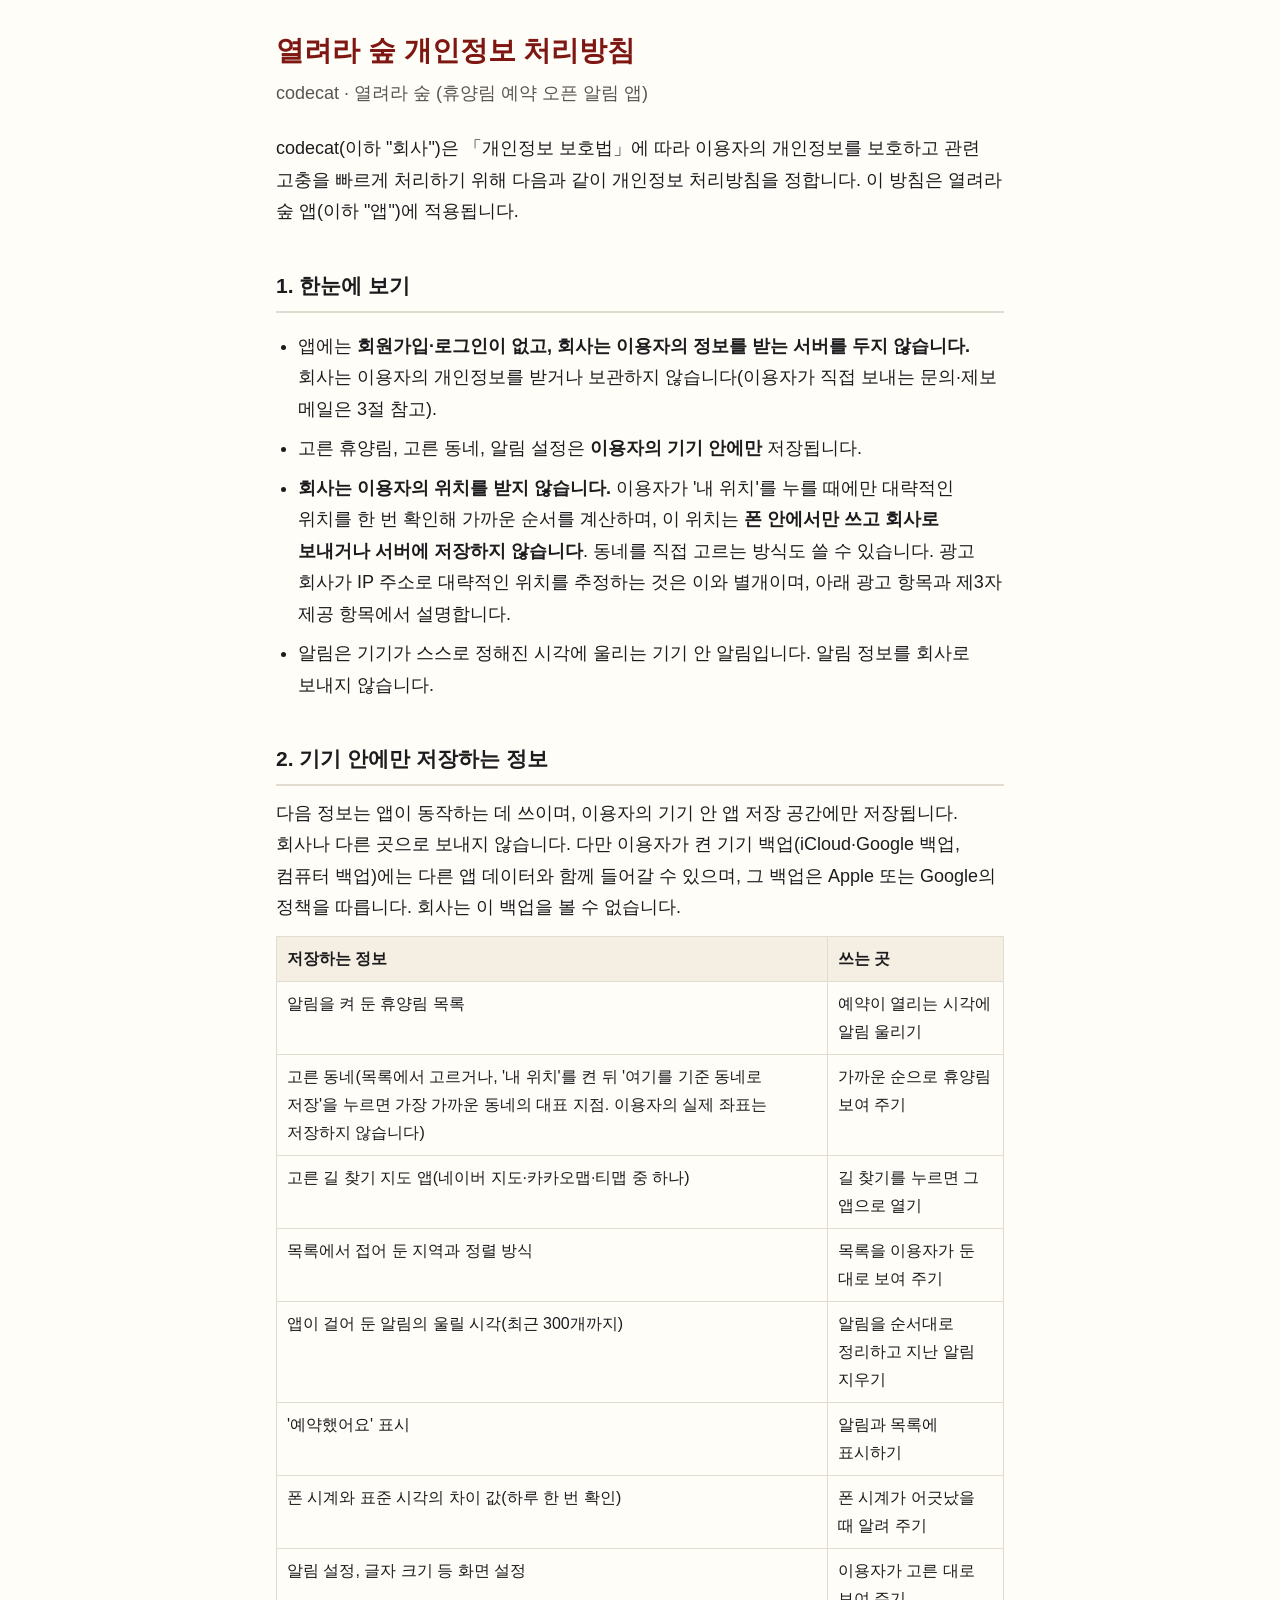
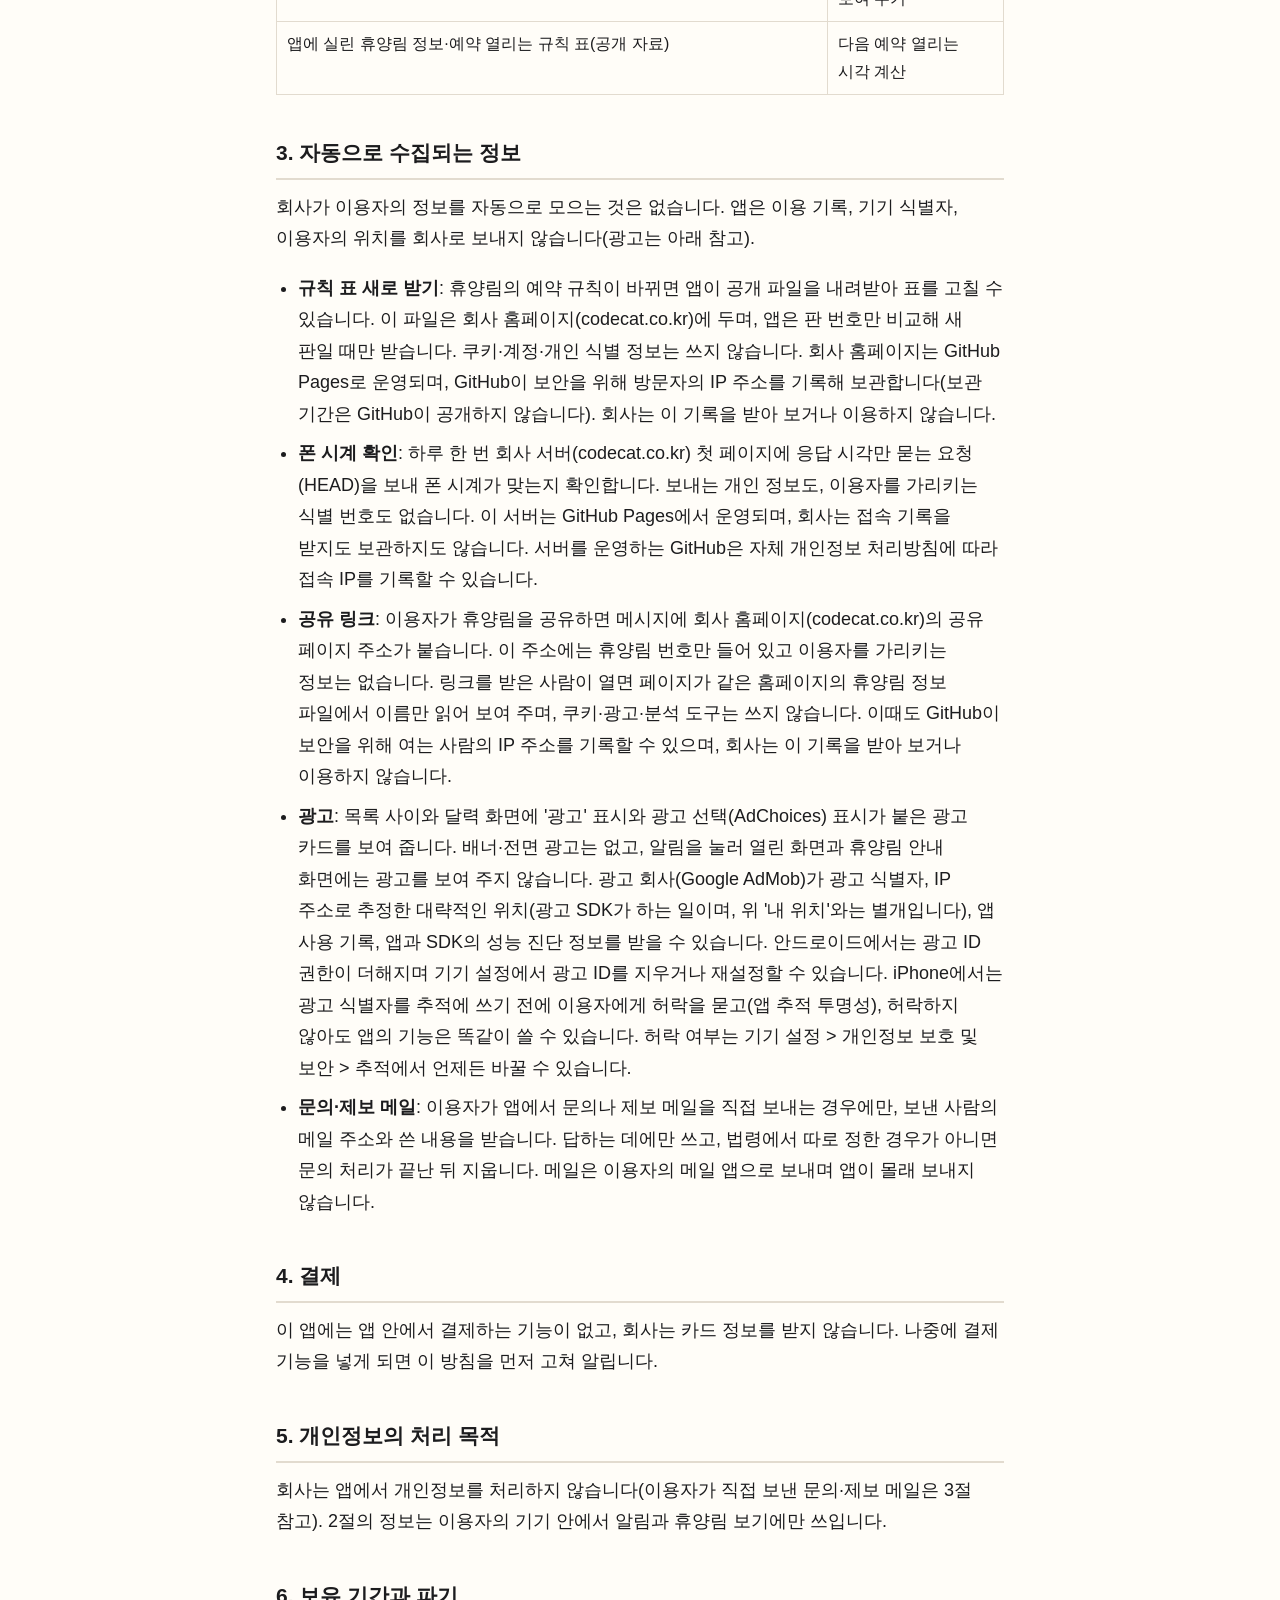
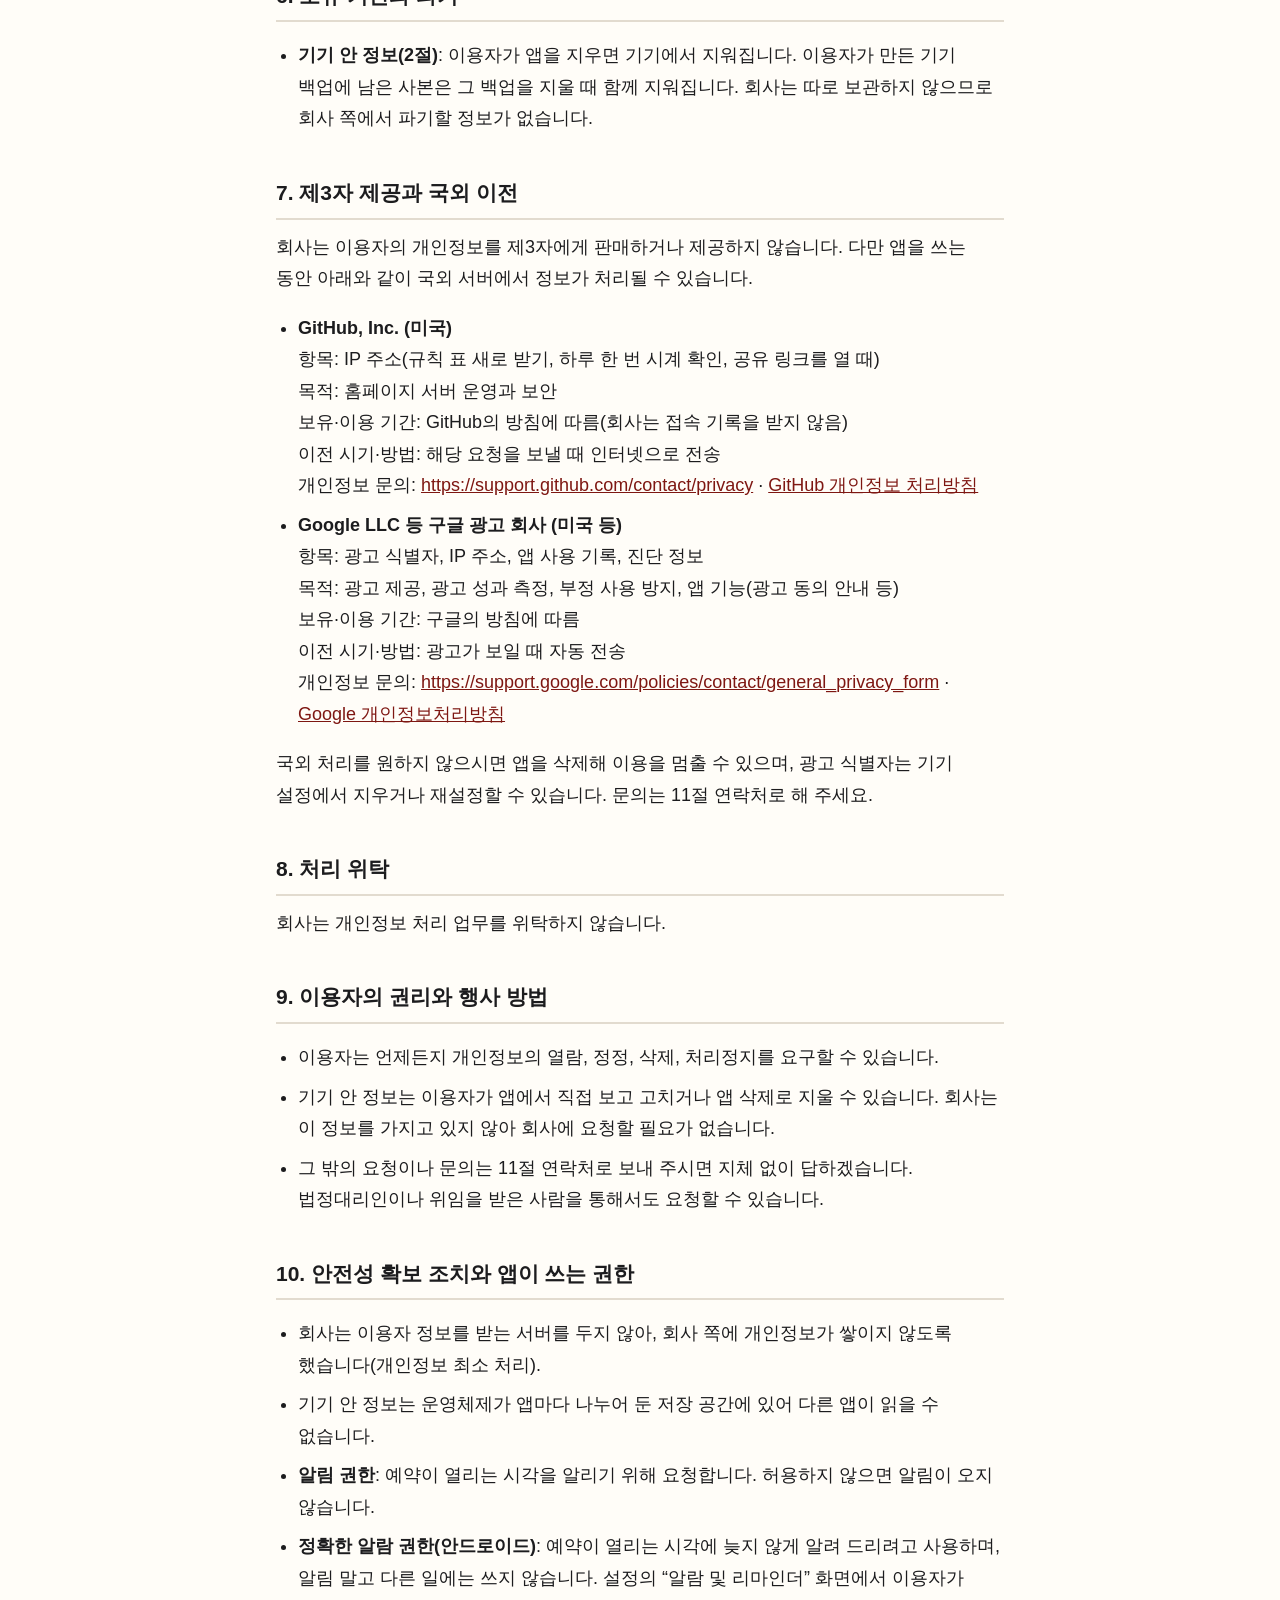
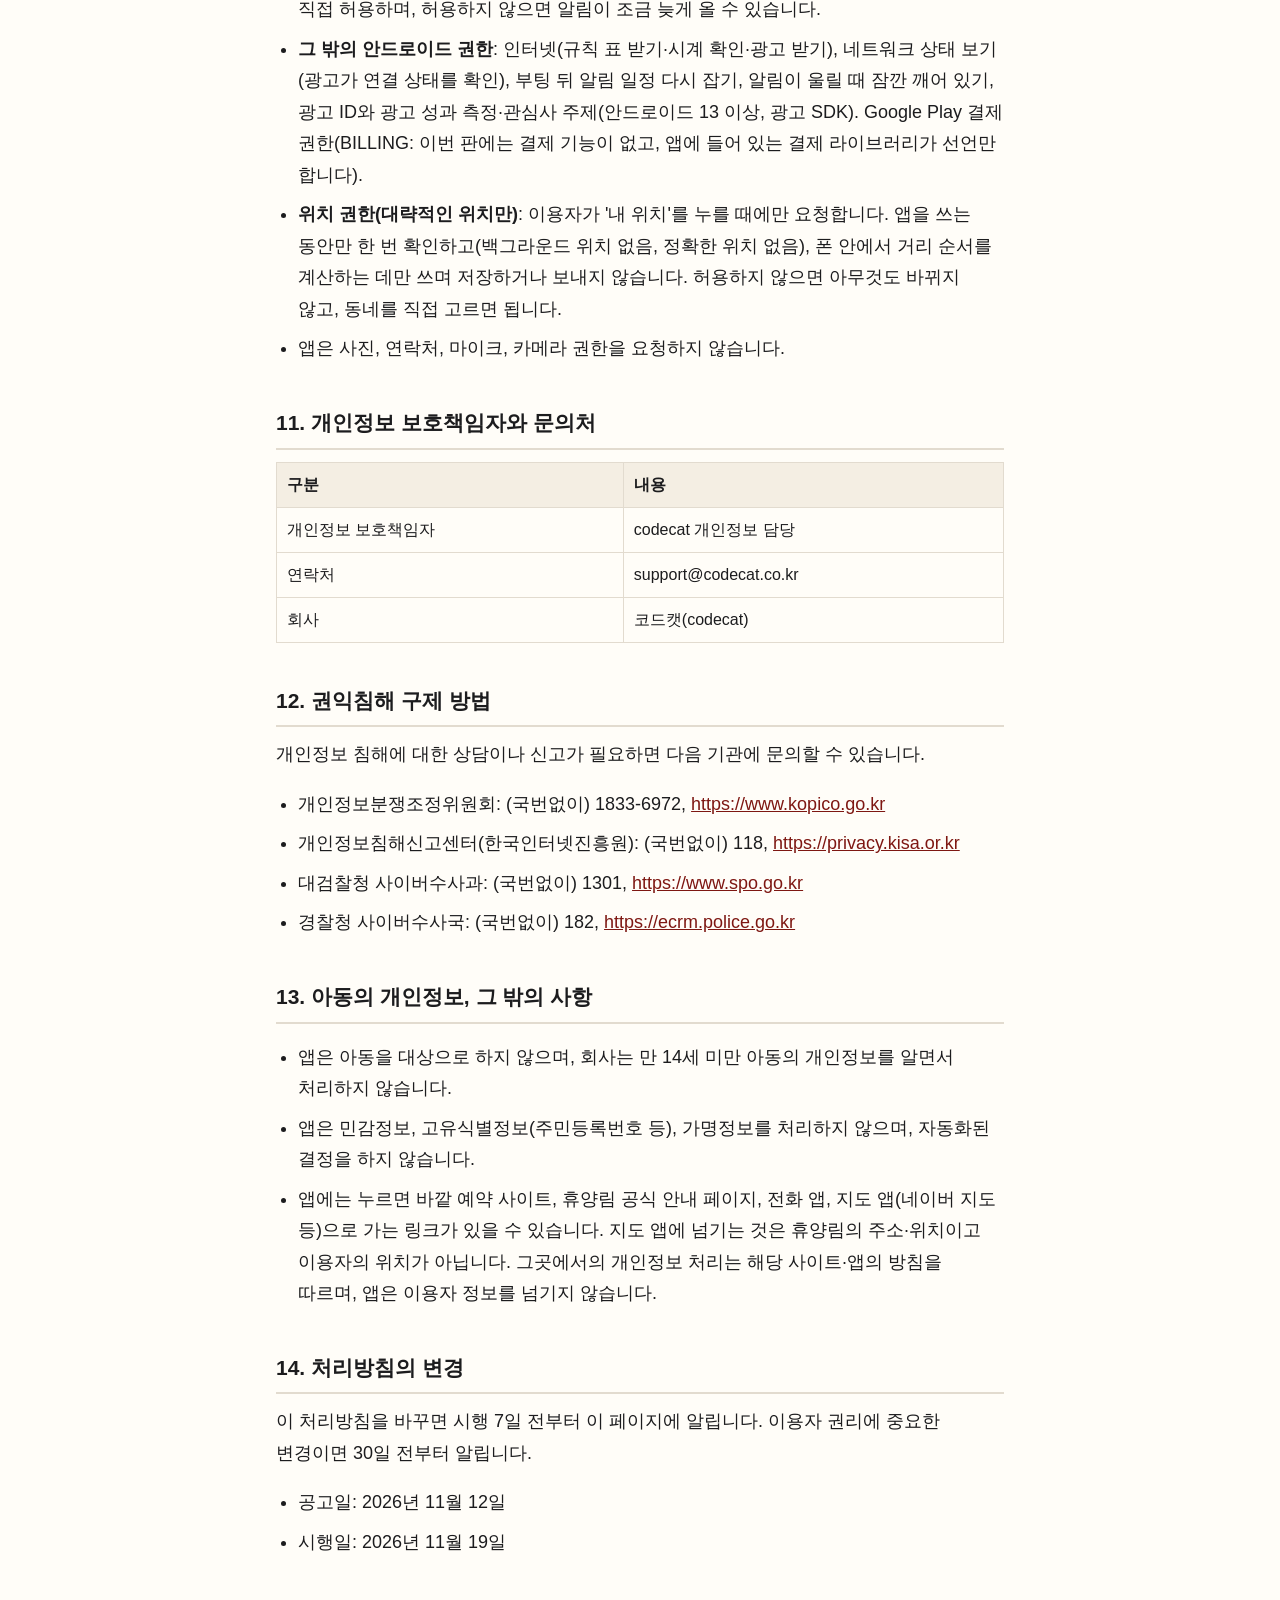
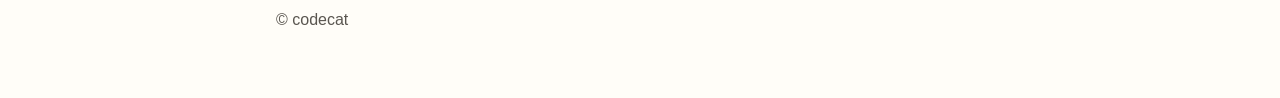
<file: hyuyangrim/privacy.html>
<!doctype html>
<html lang="ko">
<head>
<meta charset="utf-8">
<meta name="viewport" content="width=device-width, initial-scale=1">
<title>열려라 숲 개인정보 처리방침</title>
<style>
:root { --bg:#FFFDF8; --fg:#1C1C1E; --muted:#5A5650; --line:#E2DBCF; --head:#F4EEE3; --accent:#7E1712; --mark:#FFE9A8; }
@media (prefers-color-scheme: dark) { :root { --bg:#18161A; --fg:#F2EEE8; --muted:#B9B2A8; --line:#3A3540; --head:#24212A; --accent:#F0A39A; --mark:#5A4A12; } }
* { box-sizing:border-box; }
/* 글자는 rem: 앱 안 보기(privacyView)가 [글자 더 크게]일 때 html 글자 크기만 18px→22.5px 로 바꾸면 다 같이 커진다. 18px = 앱 폰 본문, 0.889rem = 앱 최소 16px */
html { font-size:18px; -webkit-text-size-adjust:100%; text-size-adjust:100%; }
body { margin:0; background:var(--bg); color:var(--fg); font:1rem/1.75 "Apple SD Gothic Neo","Noto Sans KR","Malgun Gothic",sans-serif; word-break:keep-all; overflow-wrap:anywhere; }
main { max-width:760px; margin:0 auto; padding:32px 16px 64px; }
h1 { font-size:1.556rem; line-height:1.35; margin:0 0 8px; color:var(--accent); }
.sub { color:var(--muted); margin:0 0 24px; }
h2 { font-size:1.167rem; margin:40px 0 12px; padding-bottom:6px; border-bottom:2px solid var(--line); }
p, li { margin:8px 0; }
ul { padding-left:22px; }
.tw { overflow-x:auto; margin:12px 0; }
table { border-collapse:collapse; width:100%; font-size:.889rem; }
th, td { border:1px solid var(--line); padding:8px 10px; text-align:left; vertical-align:top; }
th { background:var(--head); }
a { color:var(--accent); }
code { font-size:.9em; }
mark { background:var(--mark); color:inherit; padding:0 2px; }
footer { margin-top:48px; color:var(--muted); font-size:.889rem; }
</style>
</head>
<body>
<main>
<h1>열려라 숲 개인정보 처리방침</h1>
<p class="sub">codecat · 열려라 숲 (휴양림 예약 오픈 알림 앱)</p>
<p>codecat(이하 "회사")은 「개인정보 보호법」에 따라 이용자의 개인정보를 보호하고 관련 고충을 빠르게 처리하기 위해 다음과 같이 개인정보 처리방침을 정합니다. 이 방침은 열려라 숲 앱(이하 "앱")에 적용됩니다.</p>
<h2>1. 한눈에 보기</h2>
<ul>
<li>앱에는 <strong>회원가입·로그인이 없고, 회사는 이용자의 정보를 받는 서버를 두지 않습니다.</strong> 회사는 이용자의 개인정보를 받거나 보관하지 않습니다(이용자가 직접 보내는 문의·제보 메일은 3절 참고).</li>
<li>고른 휴양림, 고른 동네, 알림 설정은 <strong>이용자의 기기 안에만</strong> 저장됩니다.</li>
<li><strong>회사는 이용자의 위치를 받지 않습니다.</strong> 이용자가 '내 위치'를 누를 때에만 대략적인 위치를 한 번 확인해 가까운 순서를 계산하며, 이 위치는 <strong>폰 안에서만 쓰고 회사로 보내거나 서버에 저장하지 않습니다</strong>. 동네를 직접 고르는 방식도 쓸 수 있습니다. 광고 회사가 IP 주소로 대략적인 위치를 추정하는 것은 이와 별개이며, 아래 광고 항목과 제3자 제공 항목에서 설명합니다.</li>
<li>알림은 기기가 스스로 정해진 시각에 울리는 기기 안 알림입니다. 알림 정보를 회사로 보내지 않습니다.</li>
</ul>
<h2>2. 기기 안에만 저장하는 정보</h2>
<p>다음 정보는 앱이 동작하는 데 쓰이며, 이용자의 기기 안 앱 저장 공간에만 저장됩니다. 회사나 다른 곳으로 보내지 않습니다. 다만 이용자가 켠 기기 백업(iCloud·Google 백업, 컴퓨터 백업)에는 다른 앱 데이터와 함께 들어갈 수 있으며, 그 백업은 Apple 또는 Google의 정책을 따릅니다. 회사는 이 백업을 볼 수 없습니다.</p>
<div class="tw"><table><thead><tr><th>저장하는 정보</th><th>쓰는 곳</th></tr></thead><tbody>
<tr><td>알림을 켜 둔 휴양림 목록</td><td>예약이 열리는 시각에 알림 울리기</td></tr>
<tr><td>고른 동네(목록에서 고르거나, '내 위치'를 켠 뒤 '여기를 기준 동네로 저장'을 누르면 가장 가까운 동네의 대표 지점. 이용자의 실제 좌표는 저장하지 않습니다)</td><td>가까운 순으로 휴양림 보여 주기</td></tr>
<tr><td>고른 길 찾기 지도 앱(네이버 지도·카카오맵·티맵 중 하나)</td><td>길 찾기를 누르면 그 앱으로 열기</td></tr>
<tr><td>목록에서 접어 둔 지역과 정렬 방식</td><td>목록을 이용자가 둔 대로 보여 주기</td></tr>
<tr><td>앱이 걸어 둔 알림의 울릴 시각(최근 300개까지)</td><td>알림을 순서대로 정리하고 지난 알림 지우기</td></tr>
<tr><td>'예약했어요' 표시</td><td>알림과 목록에 표시하기</td></tr>
<tr><td>폰 시계와 표준 시각의 차이 값(하루 한 번 확인)</td><td>폰 시계가 어긋났을 때 알려 주기</td></tr>
<tr><td>알림 설정, 글자 크기 등 화면 설정</td><td>이용자가 고른 대로 보여 주기</td></tr>
<tr><td>앱에 실린 휴양림 정보·예약 열리는 규칙 표(공개 자료)</td><td>다음 예약 열리는 시각 계산</td></tr>
</tbody></table></div>
<h2>3. 자동으로 수집되는 정보</h2>
<p>회사가 이용자의 정보를 자동으로 모으는 것은 없습니다. 앱은 이용 기록, 기기 식별자, 이용자의 위치를 회사로 보내지 않습니다(광고는 아래 참고).</p>
<ul>
<li><strong>규칙 표 새로 받기</strong>: 휴양림의 예약 규칙이 바뀌면 앱이 공개 파일을 내려받아 표를 고칠 수 있습니다. 이 파일은 회사 홈페이지(codecat.co.kr)에 두며, 앱은 판 번호만 비교해 새 판일 때만 받습니다. 쿠키·계정·개인 식별 정보는 쓰지 않습니다. 회사 홈페이지는 GitHub Pages로 운영되며, GitHub이 보안을 위해 방문자의 IP 주소를 기록해 보관합니다(보관 기간은 GitHub이 공개하지 않습니다). 회사는 이 기록을 받아 보거나 이용하지 않습니다.</li>
<li><strong>폰 시계 확인</strong>: 하루 한 번 회사 서버(codecat.co.kr) 첫 페이지에 응답 시각만 묻는 요청(HEAD)을 보내 폰 시계가 맞는지 확인합니다. 보내는 개인 정보도, 이용자를 가리키는 식별 번호도 없습니다. 이 서버는 GitHub Pages에서 운영되며, 회사는 접속 기록을 받지도 보관하지도 않습니다. 서버를 운영하는 GitHub은 자체 개인정보 처리방침에 따라 접속 IP를 기록할 수 있습니다.</li>
<li><strong>공유 링크</strong>: 이용자가 휴양림을 공유하면 메시지에 회사 홈페이지(codecat.co.kr)의 공유 페이지 주소가 붙습니다. 이 주소에는 휴양림 번호만 들어 있고 이용자를 가리키는 정보는 없습니다. 링크를 받은 사람이 열면 페이지가 같은 홈페이지의 휴양림 정보 파일에서 이름만 읽어 보여 주며, 쿠키·광고·분석 도구는 쓰지 않습니다. 이때도 GitHub이 보안을 위해 여는 사람의 IP 주소를 기록할 수 있으며, 회사는 이 기록을 받아 보거나 이용하지 않습니다.</li>
<li><strong>광고</strong>: 목록 사이와 달력 화면에 '광고' 표시와 광고 선택(AdChoices) 표시가 붙은 광고 카드를 보여 줍니다. 배너·전면 광고는 없고, 알림을 눌러 열린 화면과 휴양림 안내 화면에는 광고를 보여 주지 않습니다. 광고 회사(Google AdMob)가 광고 식별자, IP 주소로 추정한 대략적인 위치(광고 SDK가 하는 일이며, 위 '내 위치'와는 별개입니다), 앱 사용 기록, 앱과 SDK의 성능 진단 정보를 받을 수 있습니다. 안드로이드에서는 광고 ID 권한이 더해지며 기기 설정에서 광고 ID를 지우거나 재설정할 수 있습니다. iPhone에서는 광고 식별자를 추적에 쓰기 전에 이용자에게 허락을 묻고(앱 추적 투명성), 허락하지 않아도 앱의 기능은 똑같이 쓸 수 있습니다. 허락 여부는 기기 설정 &gt; 개인정보 보호 및 보안 &gt; 추적에서 언제든 바꿀 수 있습니다.</li>
<li><strong>문의·제보 메일</strong>: 이용자가 앱에서 문의나 제보 메일을 직접 보내는 경우에만, 보낸 사람의 메일 주소와 쓴 내용을 받습니다. 답하는 데에만 쓰고, 법령에서 따로 정한 경우가 아니면 문의 처리가 끝난 뒤 지웁니다. 메일은 이용자의 메일 앱으로 보내며 앱이 몰래 보내지 않습니다.</li>
</ul>
<h2>4. 결제</h2>
<p>이 앱에는 앱 안에서 결제하는 기능이 없고, 회사는 카드 정보를 받지 않습니다. 나중에 결제 기능을 넣게 되면 이 방침을 먼저 고쳐 알립니다.</p>
<!-- VARIANT B (fallback, no purchase in this version): swap of A text; see docs/store/hyuyangrim-variant-B-no-purchase-20261111.md -->
<h2>5. 개인정보의 처리 목적</h2>
<p>회사는 앱에서 개인정보를 처리하지 않습니다(이용자가 직접 보낸 문의·제보 메일은 3절 참고). 2절의 정보는 이용자의 기기 안에서 알림과 휴양림 보기에만 쓰입니다.</p>
<h2>6. 보유 기간과 파기</h2>
<ul>
<li><strong>기기 안 정보(2절)</strong>: 이용자가 앱을 지우면 기기에서 지워집니다. 이용자가 만든 기기 백업에 남은 사본은 그 백업을 지울 때 함께 지워집니다. 회사는 따로 보관하지 않으므로 회사 쪽에서 파기할 정보가 없습니다.</li>
</ul>
<h2>7. 제3자 제공과 국외 이전</h2>
<p>회사는 이용자의 개인정보를 제3자에게 판매하거나 제공하지 않습니다. 다만 앱을 쓰는 동안 아래와 같이 국외 서버에서 정보가 처리될 수 있습니다.</p>
<ul>
<li><strong>GitHub, Inc. (미국)</strong><br>항목: IP 주소(규칙 표 새로 받기, 하루 한 번 시계 확인, 공유 링크를 열 때)<br>목적: 홈페이지 서버 운영과 보안<br>보유·이용 기간: GitHub의 방침에 따름(회사는 접속 기록을 받지 않음)<br>이전 시기·방법: 해당 요청을 보낼 때 인터넷으로 전송<br>개인정보 문의: <a href="https://support.github.com/contact/privacy">https://support.github.com/contact/privacy</a> · <a href="https://docs.github.com/en/site-policy/privacy-policies/github-general-privacy-statement">GitHub 개인정보 처리방침</a></li>
<li><strong>Google LLC 등 구글 광고 회사 (미국 등)</strong><br>항목: 광고 식별자, IP 주소, 앱 사용 기록, 진단 정보<br>목적: 광고 제공, 광고 성과 측정, 부정 사용 방지, 앱 기능(광고 동의 안내 등)<br>보유·이용 기간: 구글의 방침에 따름<br>이전 시기·방법: 광고가 보일 때 자동 전송<br>개인정보 문의: <a href="https://support.google.com/policies/contact/general_privacy_form">https://support.google.com/policies/contact/general_privacy_form</a> · <a href="https://policies.google.com/privacy">Google 개인정보처리방침</a></li>
</ul>
<p>국외 처리를 원하지 않으시면 앱을 삭제해 이용을 멈출 수 있으며, 광고 식별자는 기기 설정에서 지우거나 재설정할 수 있습니다. 문의는 11절 연락처로 해 주세요.</p>
<h2>8. 처리 위탁</h2>
<p>회사는 개인정보 처리 업무를 위탁하지 않습니다.</p>
<h2>9. 이용자의 권리와 행사 방법</h2>
<ul>
<li>이용자는 언제든지 개인정보의 열람, 정정, 삭제, 처리정지를 요구할 수 있습니다.</li>
<li>기기 안 정보는 이용자가 앱에서 직접 보고 고치거나 앱 삭제로 지울 수 있습니다. 회사는 이 정보를 가지고 있지 않아 회사에 요청할 필요가 없습니다.</li>
<li>그 밖의 요청이나 문의는 11절 연락처로 보내 주시면 지체 없이 답하겠습니다. 법정대리인이나 위임을 받은 사람을 통해서도 요청할 수 있습니다.</li>
</ul>
<h2>10. 안전성 확보 조치와 앱이 쓰는 권한</h2>
<ul>
<li>회사는 이용자 정보를 받는 서버를 두지 않아, 회사 쪽에 개인정보가 쌓이지 않도록 했습니다(개인정보 최소 처리).</li>
<li>기기 안 정보는 운영체제가 앱마다 나누어 둔 저장 공간에 있어 다른 앱이 읽을 수 없습니다.</li>
<li><strong>알림 권한</strong>: 예약이 열리는 시각을 알리기 위해 요청합니다. 허용하지 않으면 알림이 오지 않습니다.</li>
<li><strong>정확한 알람 권한(안드로이드)</strong>: 예약이 열리는 시각에 늦지 않게 알려 드리려고 사용하며, 알림 말고 다른 일에는 쓰지 않습니다. 설정의 &ldquo;알람 및 리마인더&rdquo; 화면에서 이용자가 직접 허용하며, 허용하지 않으면 알림이 조금 늦게 올 수 있습니다.</li>
<li><strong>그 밖의 안드로이드 권한</strong>: 인터넷(규칙 표 받기·시계 확인·광고 받기), 네트워크 상태 보기(광고가 연결 상태를 확인), 부팅 뒤 알림 일정 다시 잡기, 알림이 울릴 때 잠깐 깨어 있기, 광고 ID와 광고 성과 측정·관심사 주제(안드로이드 13 이상, 광고 SDK). Google Play 결제 권한(BILLING: 이번 판에는 결제 기능이 없고, 앱에 들어 있는 결제 라이브러리가 선언만 합니다).</li>
<li><strong>위치 권한(대략적인 위치만)</strong>: 이용자가 '내 위치'를 누를 때에만 요청합니다. 앱을 쓰는 동안만 한 번 확인하고(백그라운드 위치 없음, 정확한 위치 없음), 폰 안에서 거리 순서를 계산하는 데만 쓰며 저장하거나 보내지 않습니다. 허용하지 않으면 아무것도 바뀌지 않고, 동네를 직접 고르면 됩니다.</li>
<li>앱은 사진, 연락처, 마이크, 카메라 권한을 요청하지 않습니다.</li>
</ul>
<h2>11. 개인정보 보호책임자와 문의처</h2>
<div class="tw"><table><thead><tr><th>구분</th><th>내용</th></tr></thead><tbody>
<tr><td>개인정보 보호책임자</td><td>codecat 개인정보 담당</td></tr>
<tr><td>연락처</td><td>support@codecat.co.kr</td></tr>
<tr><td>회사</td><td>코드캣(codecat)</td></tr>
</tbody></table></div>
<h2>12. 권익침해 구제 방법</h2>
<p>개인정보 침해에 대한 상담이나 신고가 필요하면 다음 기관에 문의할 수 있습니다.</p>
<ul>
<li>개인정보분쟁조정위원회: (국번없이) 1833-6972, <a href="https://www.kopico.go.kr">https://www.kopico.go.kr</a></li>
<li>개인정보침해신고센터(한국인터넷진흥원): (국번없이) 118, <a href="https://privacy.kisa.or.kr">https://privacy.kisa.or.kr</a></li>
<li>대검찰청 사이버수사과: (국번없이) 1301, <a href="https://www.spo.go.kr">https://www.spo.go.kr</a></li>
<li>경찰청 사이버수사국: (국번없이) 182, <a href="https://ecrm.police.go.kr">https://ecrm.police.go.kr</a></li>
</ul>
<h2>13. 아동의 개인정보, 그 밖의 사항</h2>
<ul>
<li>앱은 아동을 대상으로 하지 않으며, 회사는 만 14세 미만 아동의 개인정보를 알면서 처리하지 않습니다.</li>
<li>앱은 민감정보, 고유식별정보(주민등록번호 등), 가명정보를 처리하지 않으며, 자동화된 결정을 하지 않습니다.</li>
<li>앱에는 누르면 바깥 예약 사이트, 휴양림 공식 안내 페이지, 전화 앱, 지도 앱(네이버 지도 등)으로 가는 링크가 있을 수 있습니다. 지도 앱에 넘기는 것은 휴양림의 주소·위치이고 이용자의 위치가 아닙니다. 그곳에서의 개인정보 처리는 해당 사이트·앱의 방침을 따르며, 앱은 이용자 정보를 넘기지 않습니다.</li>
</ul>
<h2>14. 처리방침의 변경</h2>
<p>이 처리방침을 바꾸면 시행 7일 전부터 이 페이지에 알립니다. 이용자 권리에 중요한 변경이면 30일 전부터 알립니다.</p>
<ul>
<li>공고일: 2026년 11월 12일</li>
<li>시행일: 2026년 11월 19일</li>
</ul>
<footer>© codecat</footer>
</main>
</body>
</html>
</file>
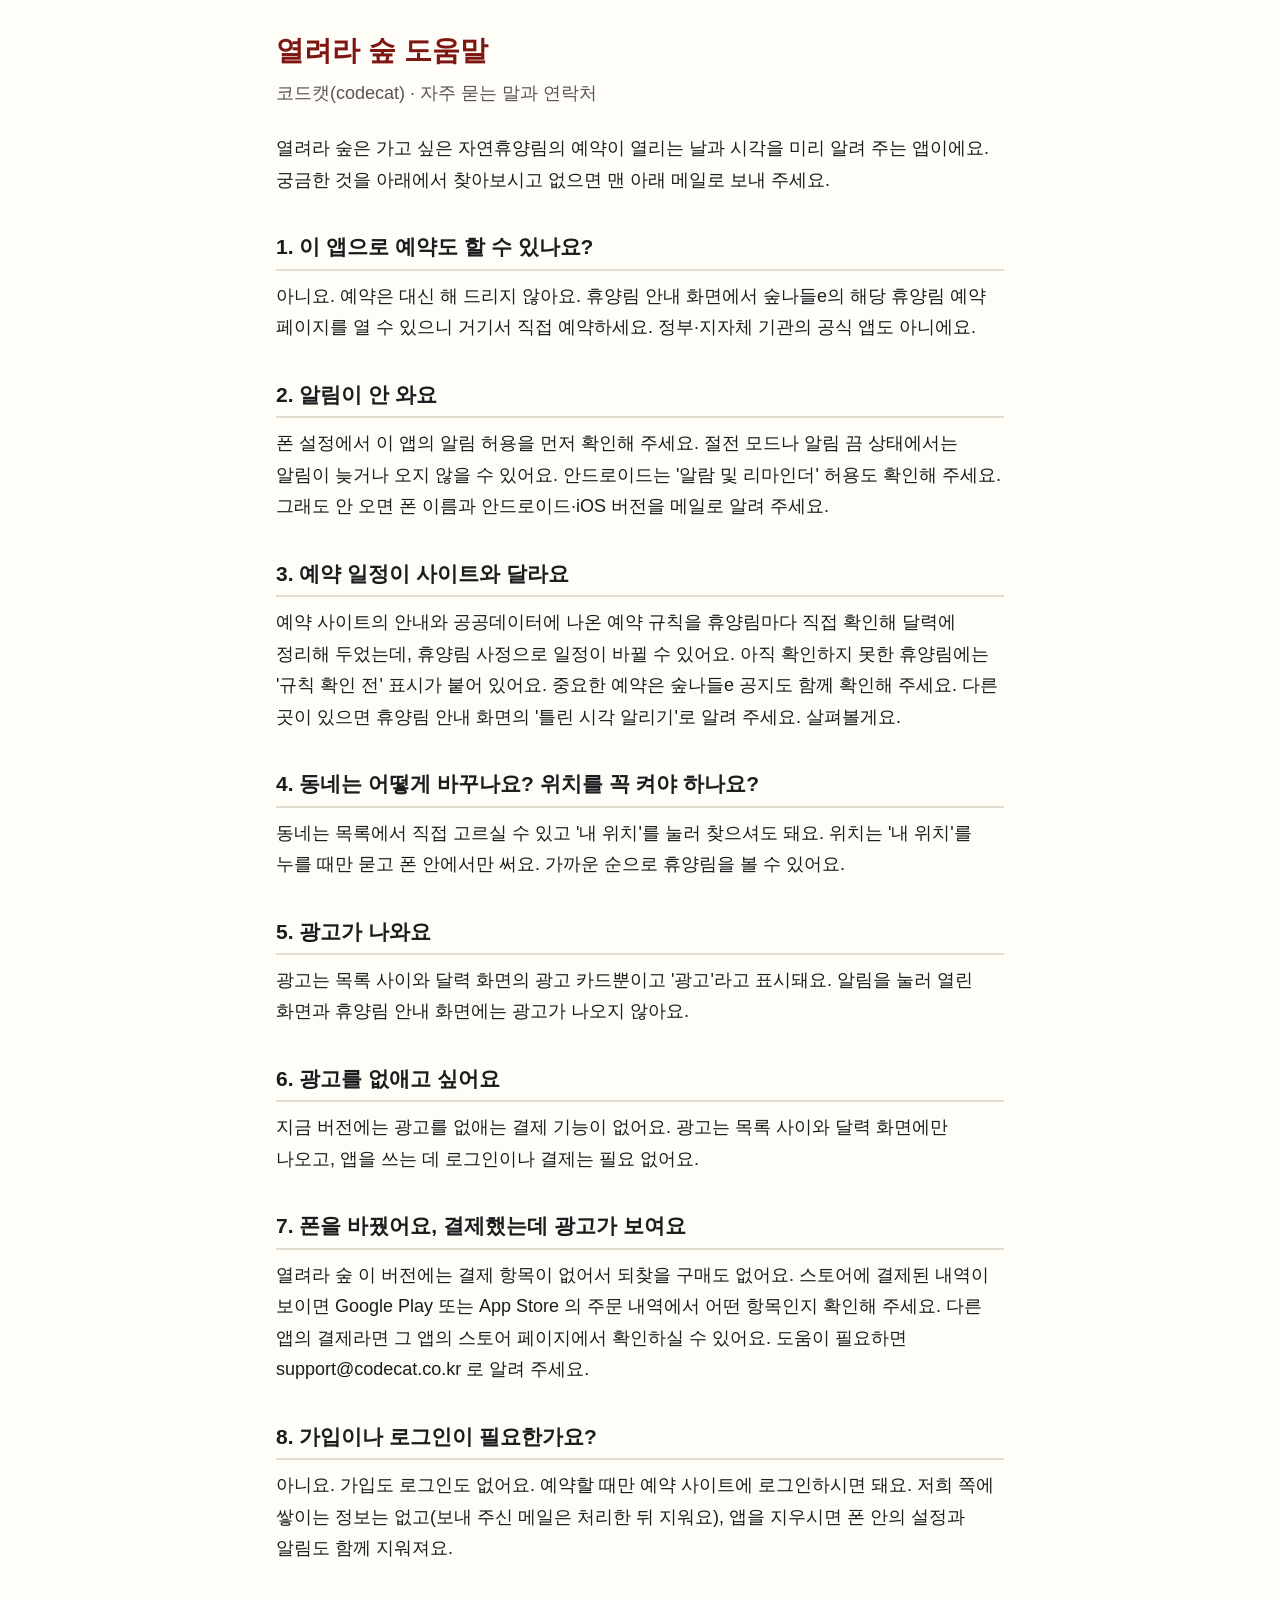
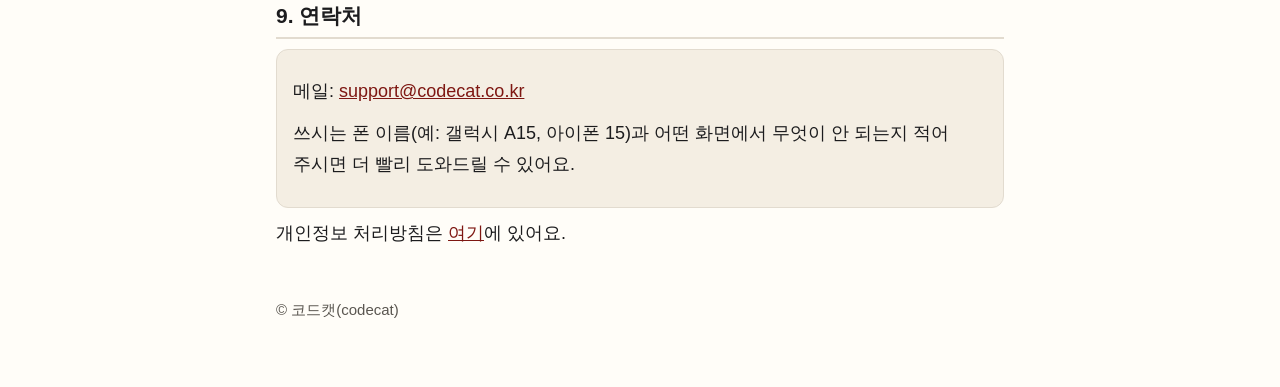
<file: hyuyangrim/support.html>
<!doctype html>
<html lang="ko">
<head>
<meta charset="utf-8">
<meta name="viewport" content="width=device-width, initial-scale=1">
<title>열려라 숲 도움말</title>
<style>
:root { --bg:#FFFDF8; --fg:#1C1C1E; --muted:#5A5650; --line:#E2DBCF; --head:#F4EEE3; --accent:#7E1712; }
@media (prefers-color-scheme: dark) { :root { --bg:#18161A; --fg:#F2EEE8; --muted:#B9B2A8; --line:#3A3540; --head:#24212A; --accent:#F0A39A; } }
* { box-sizing:border-box; }
body { margin:0; background:var(--bg); color:var(--fg); font:18px/1.75 "Apple SD Gothic Neo","Noto Sans KR","Malgun Gothic",sans-serif; word-break:keep-all; overflow-wrap:anywhere; }
main { max-width:760px; margin:0 auto; padding:32px 16px 64px; }
h1 { font-size:28px; line-height:1.35; margin:0 0 8px; color:var(--accent); }
.sub { color:var(--muted); margin:0 0 24px; }
h2 { font-size:21px; line-height:1.45; margin:36px 0 10px; padding-bottom:6px; border-bottom:2px solid var(--line); }
p, li { margin:10px 0; }
ul { padding-left:24px; }
a { color:var(--accent); }
.contact { background:var(--head); border:1px solid var(--line); border-radius:12px; padding:16px; }
footer { margin-top:48px; color:var(--muted); font-size:15px; }
</style>
</head>
<body>
<main>
<h1>열려라 숲 도움말</h1>
<p class="sub">코드캣(codecat) · 자주 묻는 말과 연락처</p>
<p>열려라 숲은 가고 싶은 자연휴양림의 예약이 열리는 날과 시각을 미리 알려 주는 앱이에요. 궁금한 것을 아래에서 찾아보시고 없으면 맨 아래 메일로 보내 주세요.</p>

<h2>1. 이 앱으로 예약도 할 수 있나요?</h2>
<p>아니요. 예약은 대신 해 드리지 않아요. 휴양림 안내 화면에서 숲나들e의 해당 휴양림 예약 페이지를 열 수 있으니 거기서 직접 예약하세요. 정부·지자체 기관의 공식 앱도 아니에요.</p>

<h2>2. 알림이 안 와요</h2>
<p>폰 설정에서 이 앱의 알림 허용을 먼저 확인해 주세요. 절전 모드나 알림 끔 상태에서는 알림이 늦거나 오지 않을 수 있어요. 안드로이드는 '알람 및 리마인더' 허용도 확인해 주세요. 그래도 안 오면 폰 이름과 안드로이드·iOS 버전을 메일로 알려 주세요.</p>

<h2>3. 예약 일정이 사이트와 달라요</h2>
<p>예약 사이트의 안내와 공공데이터에 나온 예약 규칙을 휴양림마다 직접 확인해 달력에 정리해 두었는데, 휴양림 사정으로 일정이 바뀔 수 있어요. 아직 확인하지 못한 휴양림에는 '규칙 확인 전' 표시가 붙어 있어요. 중요한 예약은 숲나들e 공지도 함께 확인해 주세요. 다른 곳이 있으면 휴양림 안내 화면의 '틀린 시각 알리기'로 알려 주세요. 살펴볼게요.</p>

<h2>4. 동네는 어떻게 바꾸나요? 위치를 꼭 켜야 하나요?</h2>
<p>동네는 목록에서 직접 고르실 수 있고 '내 위치'를 눌러 찾으셔도 돼요. 위치는 '내 위치'를 누를 때만 묻고 폰 안에서만 써요. 가까운 순으로 휴양림을 볼 수 있어요.</p>

<h2>5. 광고가 나와요</h2>
<p>광고는 목록 사이와 달력 화면의 광고 카드뿐이고 '광고'라고 표시돼요. 알림을 눌러 열린 화면과 휴양림 안내 화면에는 광고가 나오지 않아요.</p>

<h2>6. 광고를 없애고 싶어요</h2>
<p>지금 버전에는 광고를 없애는 결제 기능이 없어요. 광고는 목록 사이와 달력 화면에만 나오고, 앱을 쓰는 데 로그인이나 결제는 필요 없어요.</p>

<h2>7. 폰을 바꿨어요, 결제했는데 광고가 보여요</h2>
<p>열려라 숲 이 버전에는 결제 항목이 없어서 되찾을 구매도 없어요. 스토어에 결제된 내역이 보이면 Google Play 또는 App Store 의 주문 내역에서 어떤 항목인지 확인해 주세요. 다른 앱의 결제라면 그 앱의 스토어 페이지에서 확인하실 수 있어요. 도움이 필요하면 support@codecat.co.kr 로 알려 주세요.</p>

<h2>8. 가입이나 로그인이 필요한가요?</h2>
<p>아니요. 가입도 로그인도 없어요. 예약할 때만 예약 사이트에 로그인하시면 돼요. 저희 쪽에 쌓이는 정보는 없고(보내 주신 메일은 처리한 뒤 지워요), 앱을 지우시면 폰 안의 설정과 알림도 함께 지워져요.</p>

<h2>9. 연락처</h2>
<div class="contact">
<p>메일: <a href="mailto:support@codecat.co.kr">support@codecat.co.kr</a></p>
<p>쓰시는 폰 이름(예: 갤럭시 A15, 아이폰 15)과 어떤 화면에서 무엇이 안 되는지 적어 주시면 더 빨리 도와드릴 수 있어요.</p>
</div>
<p>개인정보 처리방침은 <a href="privacy.html">여기</a>에 있어요.</p>

<footer>© 코드캣(codecat)</footer>
</main>
</body>
</html>
</file>
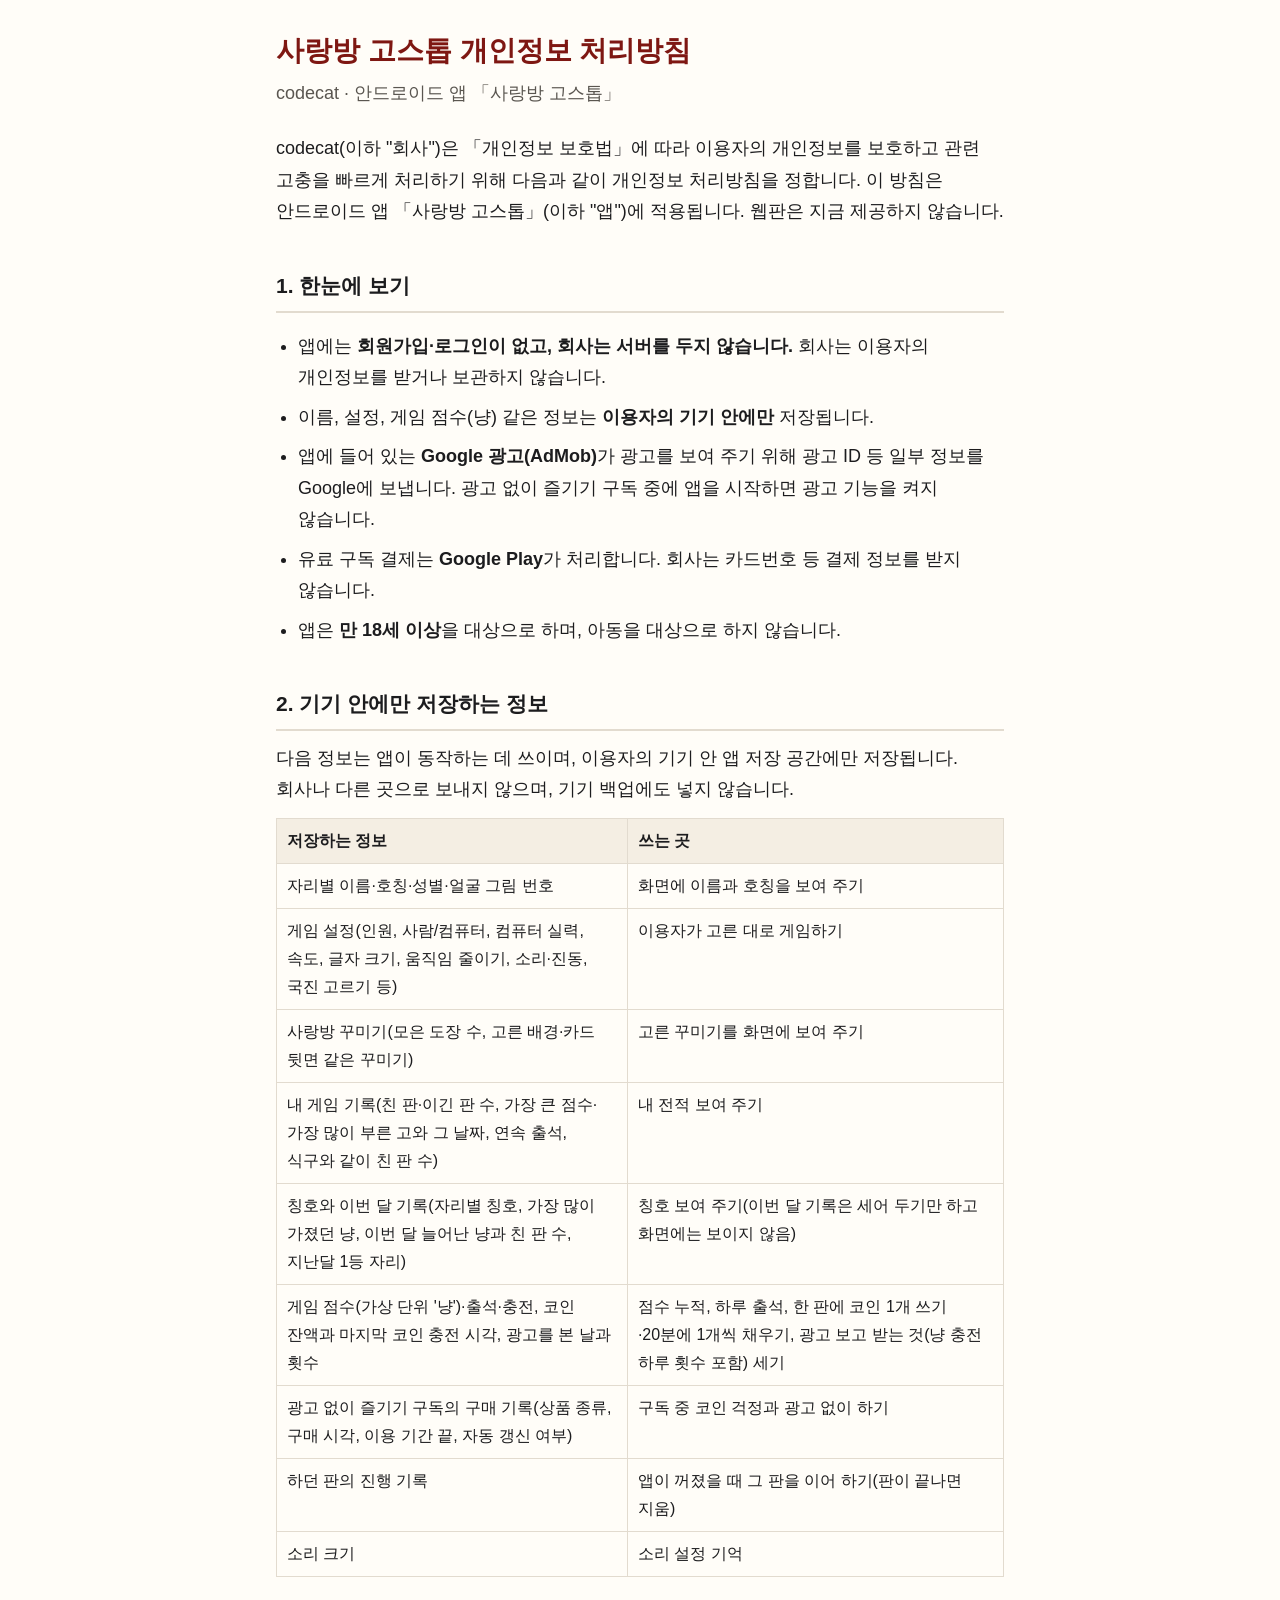
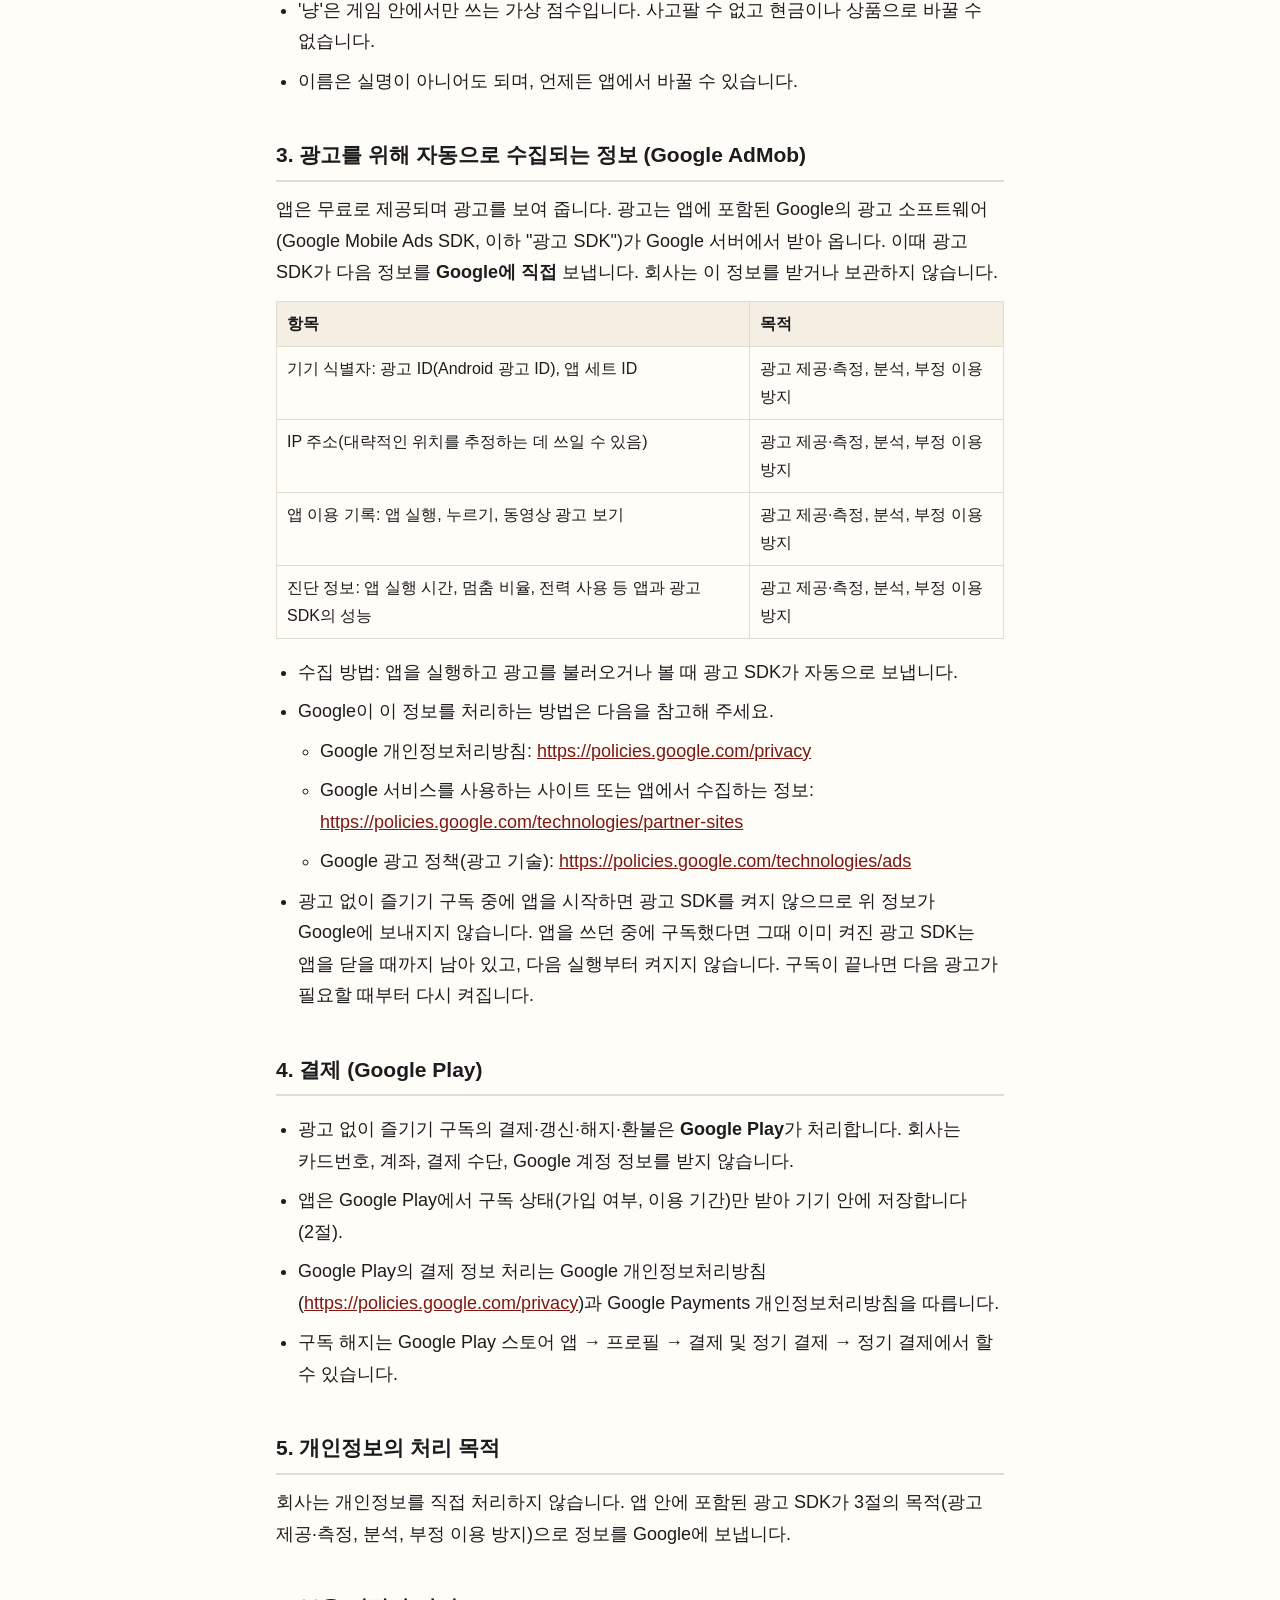
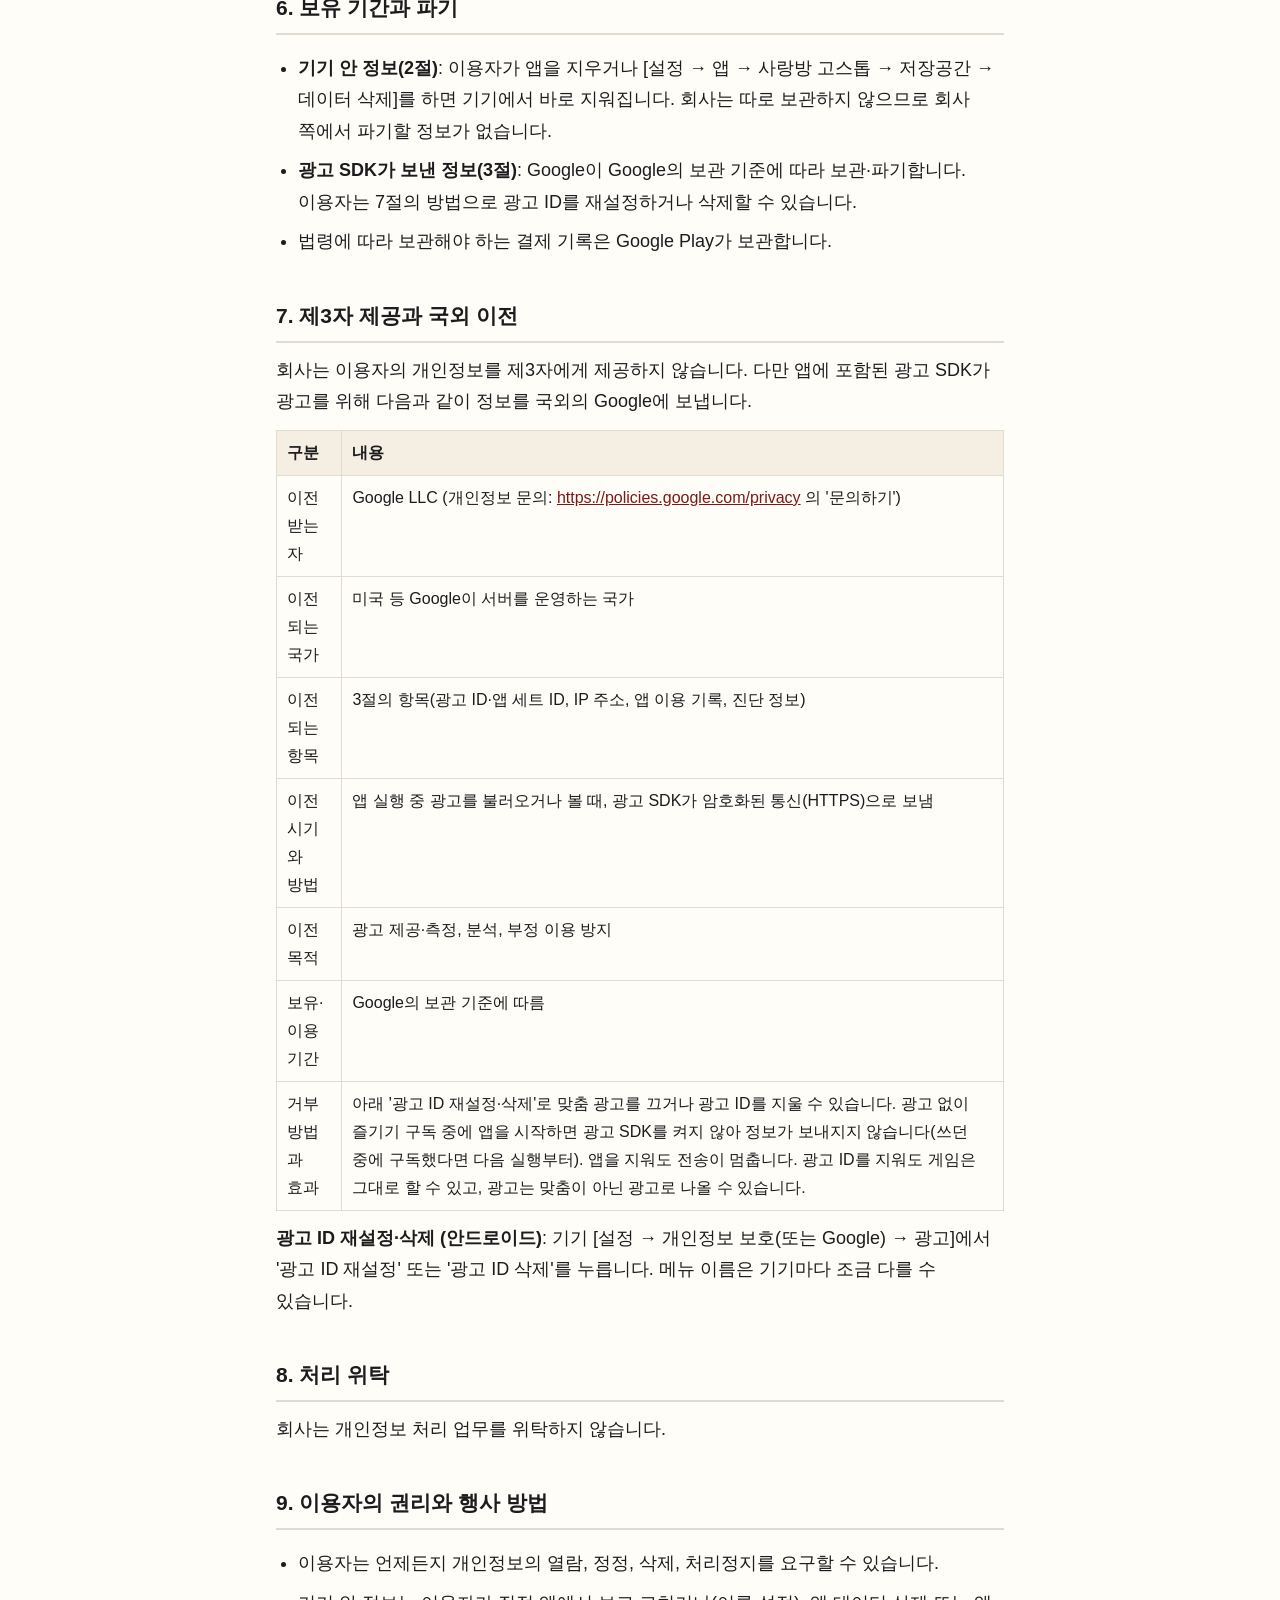
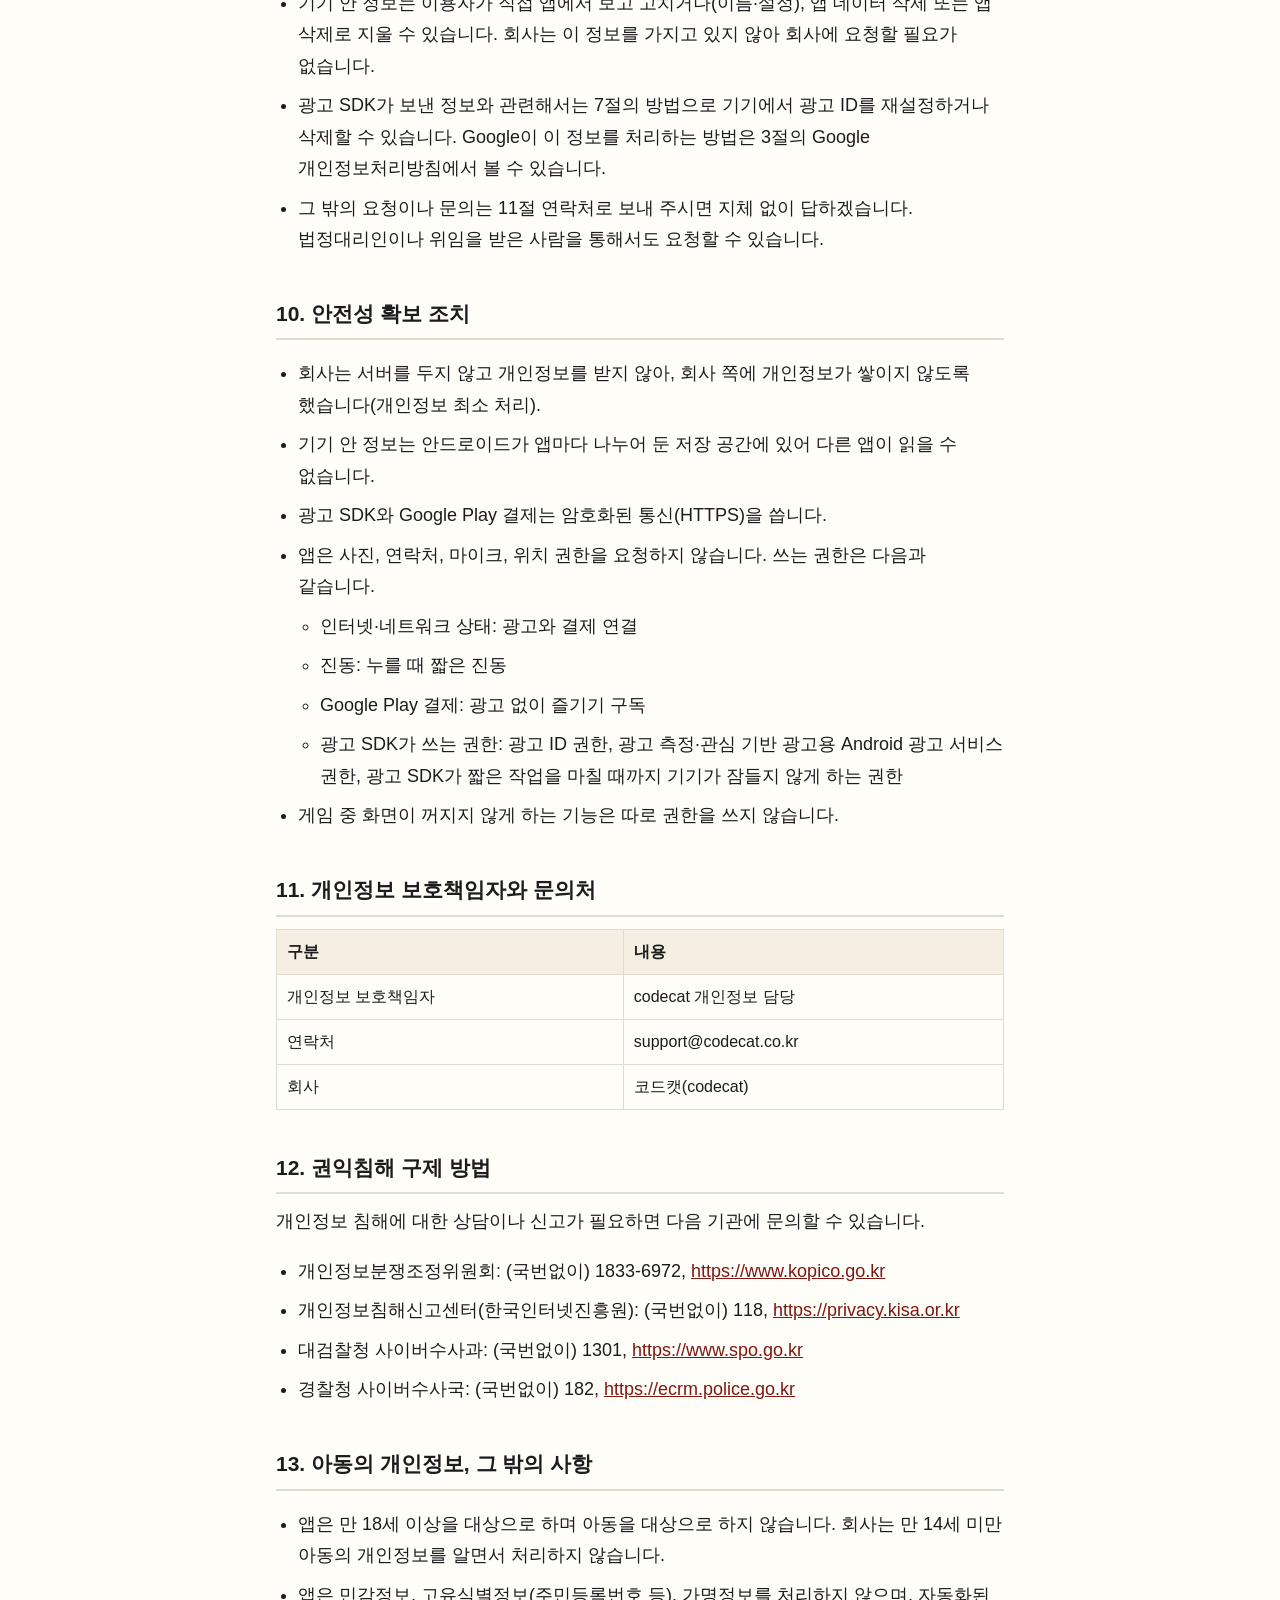
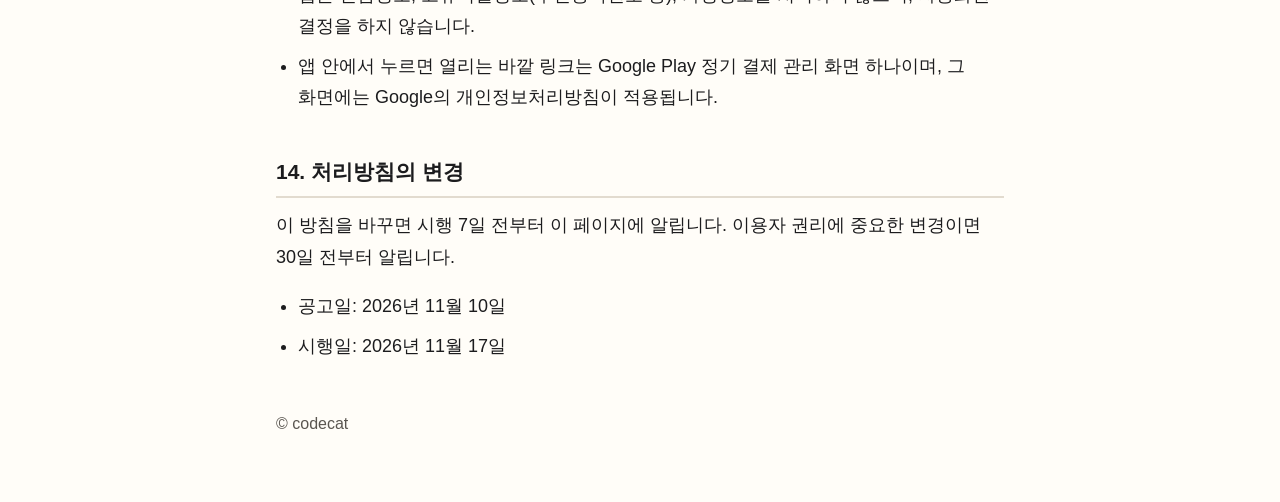
<file: sarangbang/privacy.html>
<!doctype html>
<html lang="ko">
<head>
<meta charset="utf-8">
<meta name="viewport" content="width=device-width, initial-scale=1">
<title>사랑방 고스톱 개인정보 처리방침</title><link rel="icon" type="image/svg+xml" href="favicon.svg"><link rel="icon" type="image/png" href="favicon.png">
<style>
:root { --bg:#FFFDF8; --fg:#1C1C1E; --muted:#5A5650; --line:#E2DBCF; --head:#F4EEE3; --accent:#7E1712; --mark:#FFE9A8; }
@media (prefers-color-scheme: dark) { :root { --bg:#18161A; --fg:#F2EEE8; --muted:#B9B2A8; --line:#3A3540; --head:#24212A; --accent:#F0A39A; --mark:#5A4A12; } }
* { box-sizing:border-box; }
/* 글자는 rem: 앱 안 보기(privacyView)가 [글자 더 크게]일 때 html 글자 크기만 18px→22.5px 로 바꾸면 다 같이 커진다. 18px = 앱 폰 본문, 0.889rem = 앱 최소 16px */
html { font-size:18px; -webkit-text-size-adjust:100%; text-size-adjust:100%; }
body { margin:0; background:var(--bg); color:var(--fg); font:1rem/1.75 "Apple SD Gothic Neo","Noto Sans KR","Malgun Gothic",sans-serif; word-break:keep-all; overflow-wrap:anywhere; }
main { max-width:760px; margin:0 auto; padding:32px 16px 64px; }
h1 { font-size:1.556rem; line-height:1.35; margin:0 0 8px; color:var(--accent); }
.sub { color:var(--muted); margin:0 0 24px; }
h2 { font-size:1.167rem; margin:40px 0 12px; padding-bottom:6px; border-bottom:2px solid var(--line); }
p, li { margin:8px 0; }
ul { padding-left:22px; }
.tw { overflow-x:auto; margin:12px 0; }
table { border-collapse:collapse; width:100%; font-size:.889rem; }
th, td { border:1px solid var(--line); padding:8px 10px; text-align:left; vertical-align:top; }
th { background:var(--head); }
a { color:var(--accent); }
code { font-size:.9em; }
mark { background:var(--mark); color:inherit; padding:0 2px; }
footer { margin-top:48px; color:var(--muted); font-size:.889rem; }
</style>
</head>
<body>
<main>
<h1>사랑방 고스톱 개인정보 처리방침</h1>
<p class="sub">codecat · 안드로이드 앱 「사랑방 고스톱」</p>
<p>codecat(이하 "회사")은 「개인정보 보호법」에 따라 이용자의 개인정보를 보호하고 관련 고충을 빠르게 처리하기 위해 다음과 같이 개인정보 처리방침을 정합니다. 이 방침은 안드로이드 앱 「사랑방 고스톱」(이하 "앱")에 적용됩니다. 웹판은 지금 제공하지 않습니다.</p>
<h2>1. 한눈에 보기</h2>
<ul>
<li>앱에는 <strong>회원가입·로그인이 없고, 회사는 서버를 두지 않습니다.</strong> 회사는 이용자의 개인정보를 받거나 보관하지 않습니다.
</li>
<li>이름, 설정, 게임 점수(냥) 같은 정보는 <strong>이용자의 기기 안에만</strong> 저장됩니다.
</li>
<li>앱에 들어 있는 <strong>Google 광고(AdMob)</strong>가 광고를 보여 주기 위해 광고 ID 등 일부 정보를 Google에 보냅니다. 광고 없이 즐기기 구독 중에 앱을 시작하면 광고 기능을 켜지 않습니다.
</li>
<li>유료 구독 결제는 <strong>Google Play</strong>가 처리합니다. 회사는 카드번호 등 결제 정보를 받지 않습니다.
</li>
<li>앱은 <strong>만 18세 이상</strong>을 대상으로 하며, 아동을 대상으로 하지 않습니다.
</li>
</ul>
<h2>2. 기기 안에만 저장하는 정보</h2>
<p>다음 정보는 앱이 동작하는 데 쓰이며, 이용자의 기기 안 앱 저장 공간에만 저장됩니다. 회사나 다른 곳으로 보내지 않으며, 기기 백업에도 넣지 않습니다.</p>
<div class="tw"><table><thead><tr><th>저장하는 정보</th><th>쓰는 곳</th></tr></thead><tbody>
<tr><td>자리별 이름·호칭·성별·얼굴 그림 번호</td><td>화면에 이름과 호칭을 보여 주기</td></tr>
<tr><td>게임 설정(인원, 사람/컴퓨터, 컴퓨터 실력, 속도, 글자 크기, 움직임 줄이기, 소리·진동, 국진 고르기 등)</td><td>이용자가 고른 대로 게임하기</td></tr>
<tr><td>사랑방 꾸미기(모은 도장 수, 고른 배경·카드 뒷면 같은 꾸미기)</td><td>고른 꾸미기를 화면에 보여 주기</td></tr>
<tr><td>내 게임 기록(친 판·이긴 판 수, 가장 큰 점수·가장 많이 부른 고와 그 날짜, 연속 출석, 식구와 같이 친 판 수)</td><td>내 전적 보여 주기</td></tr>
<tr><td>칭호와 이번 달 기록(자리별 칭호, 가장 많이 가졌던 냥, 이번 달 늘어난 냥과 친 판 수, 지난달 1등 자리)</td><td>칭호 보여 주기(이번 달 기록은 세어 두기만 하고 화면에는 보이지 않음)</td></tr>
<tr><td>게임 점수(가상 단위 '냥')·출석·충전, 코인 잔액과 마지막 코인 충전 시각, 광고를 본 날과 횟수</td><td>점수 누적, 하루 출석, 한 판에 코인 1개 쓰기·20분에 1개씩 채우기, 광고 보고 받는 것(냥 충전 하루 횟수 포함) 세기</td></tr>
<tr><td>광고 없이 즐기기 구독의 구매 기록(상품 종류, 구매 시각, 이용 기간 끝, 자동 갱신 여부)</td><td>구독 중 코인 걱정과 광고 없이 하기</td></tr>
<tr><td>하던 판의 진행 기록</td><td>앱이 꺼졌을 때 그 판을 이어 하기(판이 끝나면 지움)</td></tr>
<tr><td>소리 크기</td><td>소리 설정 기억</td></tr>
</tbody></table></div>
<ul>
<li>'냥'은 게임 안에서만 쓰는 가상 점수입니다. 사고팔 수 없고 현금이나 상품으로 바꿀 수 없습니다.
</li>
<li>이름은 실명이 아니어도 되며, 언제든 앱에서 바꿀 수 있습니다.
</li>
</ul>
<h2>3. 광고를 위해 자동으로 수집되는 정보 (Google AdMob)</h2>
<p>앱은 무료로 제공되며 광고를 보여 줍니다. 광고는 앱에 포함된 Google의 광고 소프트웨어(Google Mobile Ads SDK, 이하 "광고 SDK")가 Google 서버에서 받아 옵니다. 이때 광고 SDK가 다음 정보를 <strong>Google에 직접</strong> 보냅니다. 회사는 이 정보를 받거나 보관하지 않습니다.</p>
<div class="tw"><table><thead><tr><th>항목</th><th>목적</th></tr></thead><tbody>
<tr><td>기기 식별자: 광고 ID(Android 광고 ID), 앱 세트 ID</td><td>광고 제공·측정, 분석, 부정 이용 방지</td></tr>
<tr><td>IP 주소(대략적인 위치를 추정하는 데 쓰일 수 있음)</td><td>광고 제공·측정, 분석, 부정 이용 방지</td></tr>
<tr><td>앱 이용 기록: 앱 실행, 누르기, 동영상 광고 보기</td><td>광고 제공·측정, 분석, 부정 이용 방지</td></tr>
<tr><td>진단 정보: 앱 실행 시간, 멈춤 비율, 전력 사용 등 앱과 광고 SDK의 성능</td><td>광고 제공·측정, 분석, 부정 이용 방지</td></tr>
</tbody></table></div>
<ul>
<li>수집 방법: 앱을 실행하고 광고를 불러오거나 볼 때 광고 SDK가 자동으로 보냅니다.
</li>
<li>Google이 이 정보를 처리하는 방법은 다음을 참고해 주세요.
<ul>
<li>Google 개인정보처리방침: <a href="https://policies.google.com/privacy">https://policies.google.com/privacy</a>
</li>
<li>Google 서비스를 사용하는 사이트 또는 앱에서 수집하는 정보: <a href="https://policies.google.com/technologies/partner-sites">https://policies.google.com/technologies/partner-sites</a>
</li>
<li>Google 광고 정책(광고 기술): <a href="https://policies.google.com/technologies/ads">https://policies.google.com/technologies/ads</a>
</li>
</ul>
</li>
<li>광고 없이 즐기기 구독 중에 앱을 시작하면 광고 SDK를 켜지 않으므로 위 정보가 Google에 보내지지 않습니다. 앱을 쓰던 중에 구독했다면 그때 이미 켜진 광고 SDK는 앱을 닫을 때까지 남아 있고, 다음 실행부터 켜지지 않습니다. 구독이 끝나면 다음 광고가 필요할 때부터 다시 켜집니다.
</li>
</ul>
<h2>4. 결제 (Google Play)</h2>
<ul>
<li>광고 없이 즐기기 구독의 결제·갱신·해지·환불은 <strong>Google Play</strong>가 처리합니다. 회사는 카드번호, 계좌, 결제 수단, Google 계정 정보를 받지 않습니다.
</li>
<li>앱은 Google Play에서 구독 상태(가입 여부, 이용 기간)만 받아 기기 안에 저장합니다(2절).
</li>
<li>Google Play의 결제 정보 처리는 Google 개인정보처리방침(<a href="https://policies.google.com/privacy">https://policies.google.com/privacy</a>)과 Google Payments 개인정보처리방침을 따릅니다.
</li>
<li>구독 해지는 Google Play 스토어 앱 → 프로필 → 결제 및 정기 결제 → 정기 결제에서 할 수 있습니다.
</li>
</ul>
<h2>5. 개인정보의 처리 목적</h2>
<p>회사는 개인정보를 직접 처리하지 않습니다. 앱 안에 포함된 광고 SDK가 3절의 목적(광고 제공·측정, 분석, 부정 이용 방지)으로 정보를 Google에 보냅니다.</p>
<h2>6. 보유 기간과 파기</h2>
<ul>
<li><strong>기기 안 정보(2절)</strong>: 이용자가 앱을 지우거나 [설정 → 앱 → 사랑방 고스톱 → 저장공간 → 데이터 삭제]를 하면 기기에서 바로 지워집니다. 회사는 따로 보관하지 않으므로 회사 쪽에서 파기할 정보가 없습니다.
</li>
<li><strong>광고 SDK가 보낸 정보(3절)</strong>: Google이 Google의 보관 기준에 따라 보관·파기합니다. 이용자는 7절의 방법으로 광고 ID를 재설정하거나 삭제할 수 있습니다.
</li>
<li>법령에 따라 보관해야 하는 결제 기록은 Google Play가 보관합니다.
</li>
</ul>
<h2>7. 제3자 제공과 국외 이전</h2>
<p>회사는 이용자의 개인정보를 제3자에게 제공하지 않습니다. 다만 앱에 포함된 광고 SDK가 광고를 위해 다음과 같이 정보를 국외의 Google에 보냅니다.</p>
<div class="tw"><table><thead><tr><th>구분</th><th>내용</th></tr></thead><tbody>
<tr><td>이전받는 자</td><td>Google LLC (개인정보 문의: <a href="https://policies.google.com/privacy">https://policies.google.com/privacy</a> 의 '문의하기')</td></tr>
<tr><td>이전되는 국가</td><td>미국 등 Google이 서버를 운영하는 국가</td></tr>
<tr><td>이전되는 항목</td><td>3절의 항목(광고 ID·앱 세트 ID, IP 주소, 앱 이용 기록, 진단 정보)</td></tr>
<tr><td>이전 시기와 방법</td><td>앱 실행 중 광고를 불러오거나 볼 때, 광고 SDK가 암호화된 통신(HTTPS)으로 보냄</td></tr>
<tr><td>이전 목적</td><td>광고 제공·측정, 분석, 부정 이용 방지</td></tr>
<tr><td>보유·이용 기간</td><td>Google의 보관 기준에 따름</td></tr>
<tr><td>거부 방법과 효과</td><td>아래 '광고 ID 재설정·삭제'로 맞춤 광고를 끄거나 광고 ID를 지울 수 있습니다. 광고 없이 즐기기 구독 중에 앱을 시작하면 광고 SDK를 켜지 않아 정보가 보내지지 않습니다(쓰던 중에 구독했다면 다음 실행부터). 앱을 지워도 전송이 멈춥니다. 광고 ID를 지워도 게임은 그대로 할 수 있고, 광고는 맞춤이 아닌 광고로 나올 수 있습니다.</td></tr>
</tbody></table></div>
<p><strong>광고 ID 재설정·삭제 (안드로이드)</strong>: 기기 [설정 → 개인정보 보호(또는 Google) → 광고]에서 '광고 ID 재설정' 또는 '광고 ID 삭제'를 누릅니다. 메뉴 이름은 기기마다 조금 다를 수 있습니다.</p>
<h2>8. 처리 위탁</h2>
<p>회사는 개인정보 처리 업무를 위탁하지 않습니다.</p>
<h2>9. 이용자의 권리와 행사 방법</h2>
<ul>
<li>이용자는 언제든지 개인정보의 열람, 정정, 삭제, 처리정지를 요구할 수 있습니다.
</li>
<li>기기 안 정보는 이용자가 직접 앱에서 보고 고치거나(이름·설정), 앱 데이터 삭제 또는 앱 삭제로 지울 수 있습니다. 회사는 이 정보를 가지고 있지 않아 회사에 요청할 필요가 없습니다.
</li>
<li>광고 SDK가 보낸 정보와 관련해서는 7절의 방법으로 기기에서 광고 ID를 재설정하거나 삭제할 수 있습니다. Google이 이 정보를 처리하는 방법은 3절의 Google 개인정보처리방침에서 볼 수 있습니다.
</li>
<li>그 밖의 요청이나 문의는 11절 연락처로 보내 주시면 지체 없이 답하겠습니다. 법정대리인이나 위임을 받은 사람을 통해서도 요청할 수 있습니다.
</li>
</ul>
<h2>10. 안전성 확보 조치</h2>
<ul>
<li>회사는 서버를 두지 않고 개인정보를 받지 않아, 회사 쪽에 개인정보가 쌓이지 않도록 했습니다(개인정보 최소 처리).
</li>
<li>기기 안 정보는 안드로이드가 앱마다 나누어 둔 저장 공간에 있어 다른 앱이 읽을 수 없습니다.
</li>
<li>광고 SDK와 Google Play 결제는 암호화된 통신(HTTPS)을 씁니다.
</li>
<li>앱은 사진, 연락처, 마이크, 위치 권한을 요청하지 않습니다. 쓰는 권한은 다음과 같습니다.
<ul>
<li>인터넷·네트워크 상태: 광고와 결제 연결
</li>
<li>진동: 누를 때 짧은 진동
</li>
<li>Google Play 결제: 광고 없이 즐기기 구독
</li>
<li>광고 SDK가 쓰는 권한: 광고 ID 권한, 광고 측정·관심 기반 광고용 Android 광고 서비스 권한, 광고 SDK가 짧은 작업을 마칠 때까지 기기가 잠들지 않게 하는 권한
</li>
</ul>
</li>
<li>게임 중 화면이 꺼지지 않게 하는 기능은 따로 권한을 쓰지 않습니다.
</li>
</ul>
<h2>11. 개인정보 보호책임자와 문의처</h2>
<div class="tw"><table><thead><tr><th>구분</th><th>내용</th></tr></thead><tbody>
<tr><td>개인정보 보호책임자</td><td>codecat 개인정보 담당</td></tr>
<tr><td>연락처</td><td>support@codecat.co.kr</td></tr>
<tr><td>회사</td><td>코드캣(codecat)</td></tr>
</tbody></table></div>
<h2>12. 권익침해 구제 방법</h2>
<p>개인정보 침해에 대한 상담이나 신고가 필요하면 다음 기관에 문의할 수 있습니다.</p>
<ul>
<li>개인정보분쟁조정위원회: (국번없이) 1833-6972, <a href="https://www.kopico.go.kr">https://www.kopico.go.kr</a>
</li>
<li>개인정보침해신고센터(한국인터넷진흥원): (국번없이) 118, <a href="https://privacy.kisa.or.kr">https://privacy.kisa.or.kr</a>
</li>
<li>대검찰청 사이버수사과: (국번없이) 1301, <a href="https://www.spo.go.kr">https://www.spo.go.kr</a>
</li>
<li>경찰청 사이버수사국: (국번없이) 182, <a href="https://ecrm.police.go.kr">https://ecrm.police.go.kr</a>
</li>
</ul>
<h2>13. 아동의 개인정보, 그 밖의 사항</h2>
<ul>
<li>앱은 만 18세 이상을 대상으로 하며 아동을 대상으로 하지 않습니다. 회사는 만 14세 미만 아동의 개인정보를 알면서 처리하지 않습니다.
</li>
<li>앱은 민감정보, 고유식별정보(주민등록번호 등), 가명정보를 처리하지 않으며, 자동화된 결정을 하지 않습니다.
</li>
<li>앱 안에서 누르면 열리는 바깥 링크는 Google Play 정기 결제 관리 화면 하나이며, 그 화면에는 Google의 개인정보처리방침이 적용됩니다.
</li>
</ul>
<h2>14. 처리방침의 변경</h2>
<p>이 방침을 바꾸면 시행 7일 전부터 이 페이지에 알립니다. 이용자 권리에 중요한 변경이면 30일 전부터 알립니다.</p>
<ul>
<li>공고일: 2026년 11월 10일</li>
<li>시행일: 2026년 11월 17일</li>
</ul>
<footer>© codecat</footer>
</main>
</body>
</html>
</file>
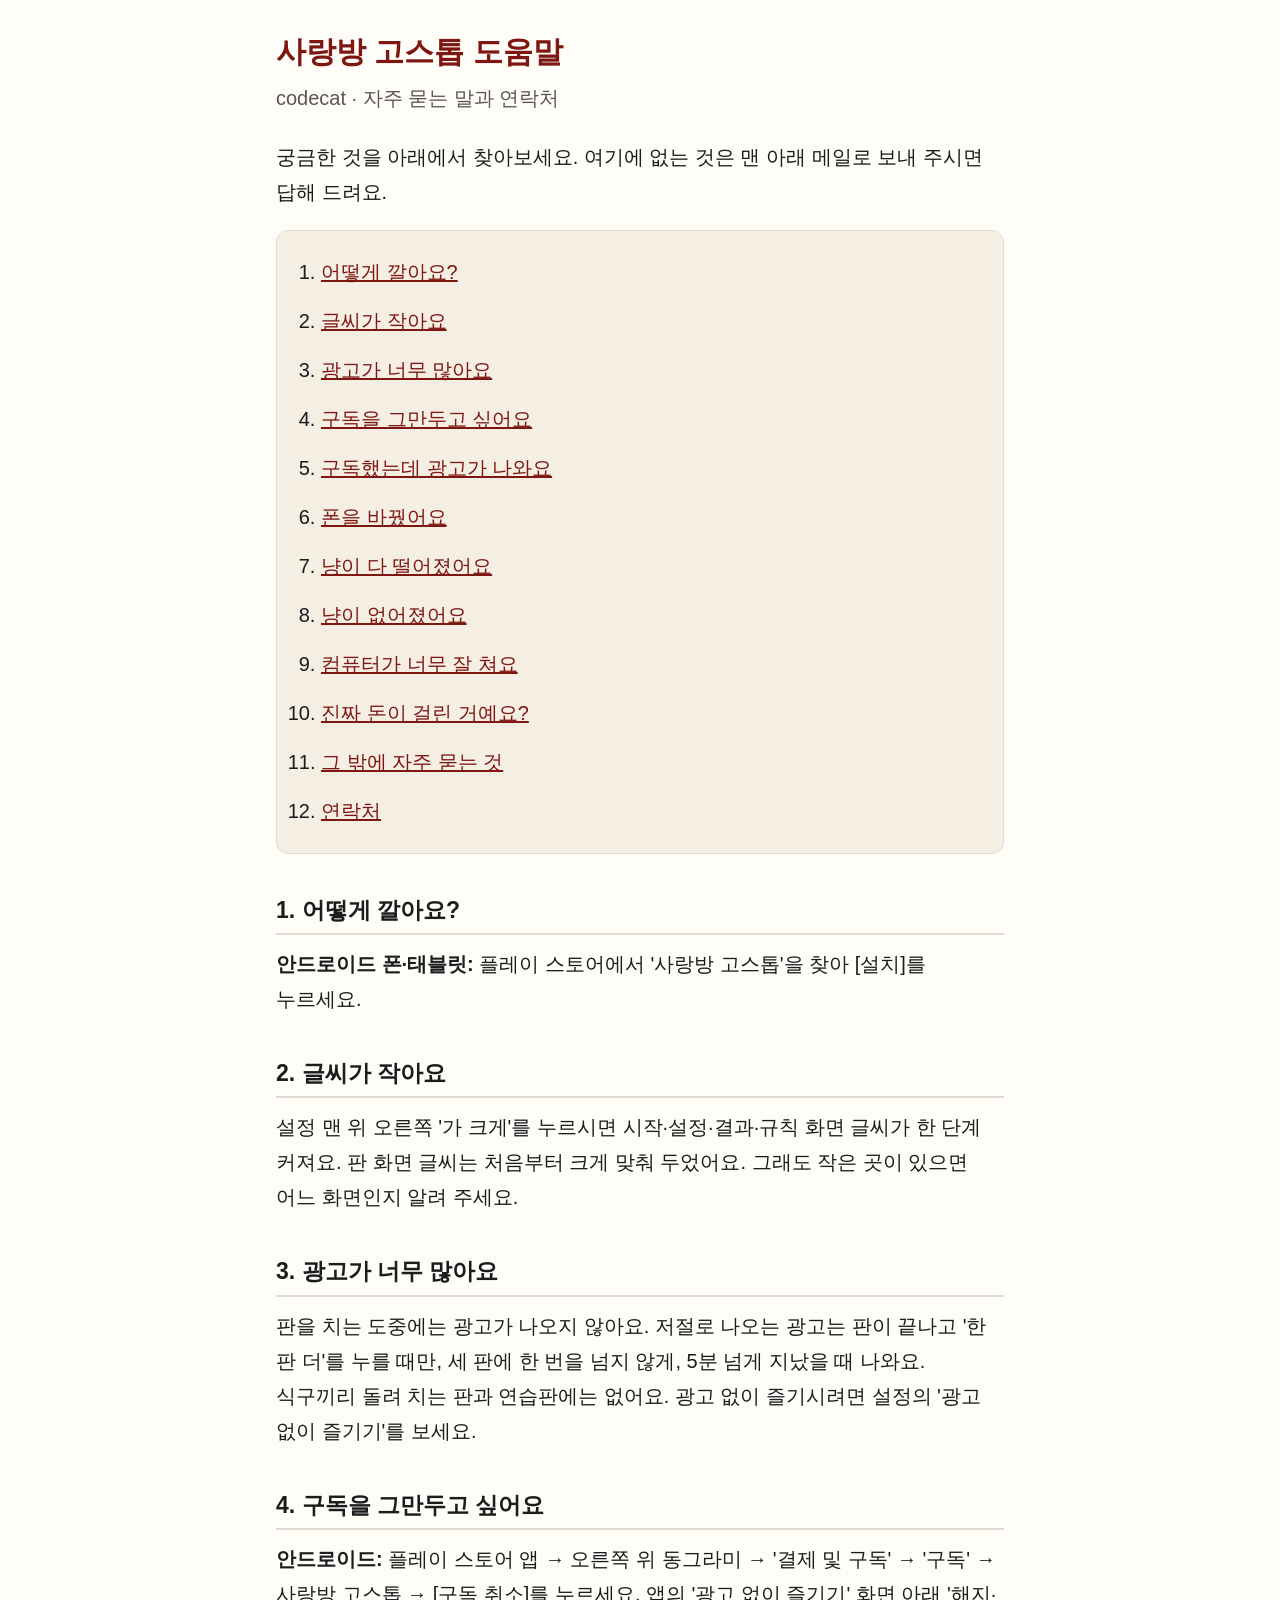
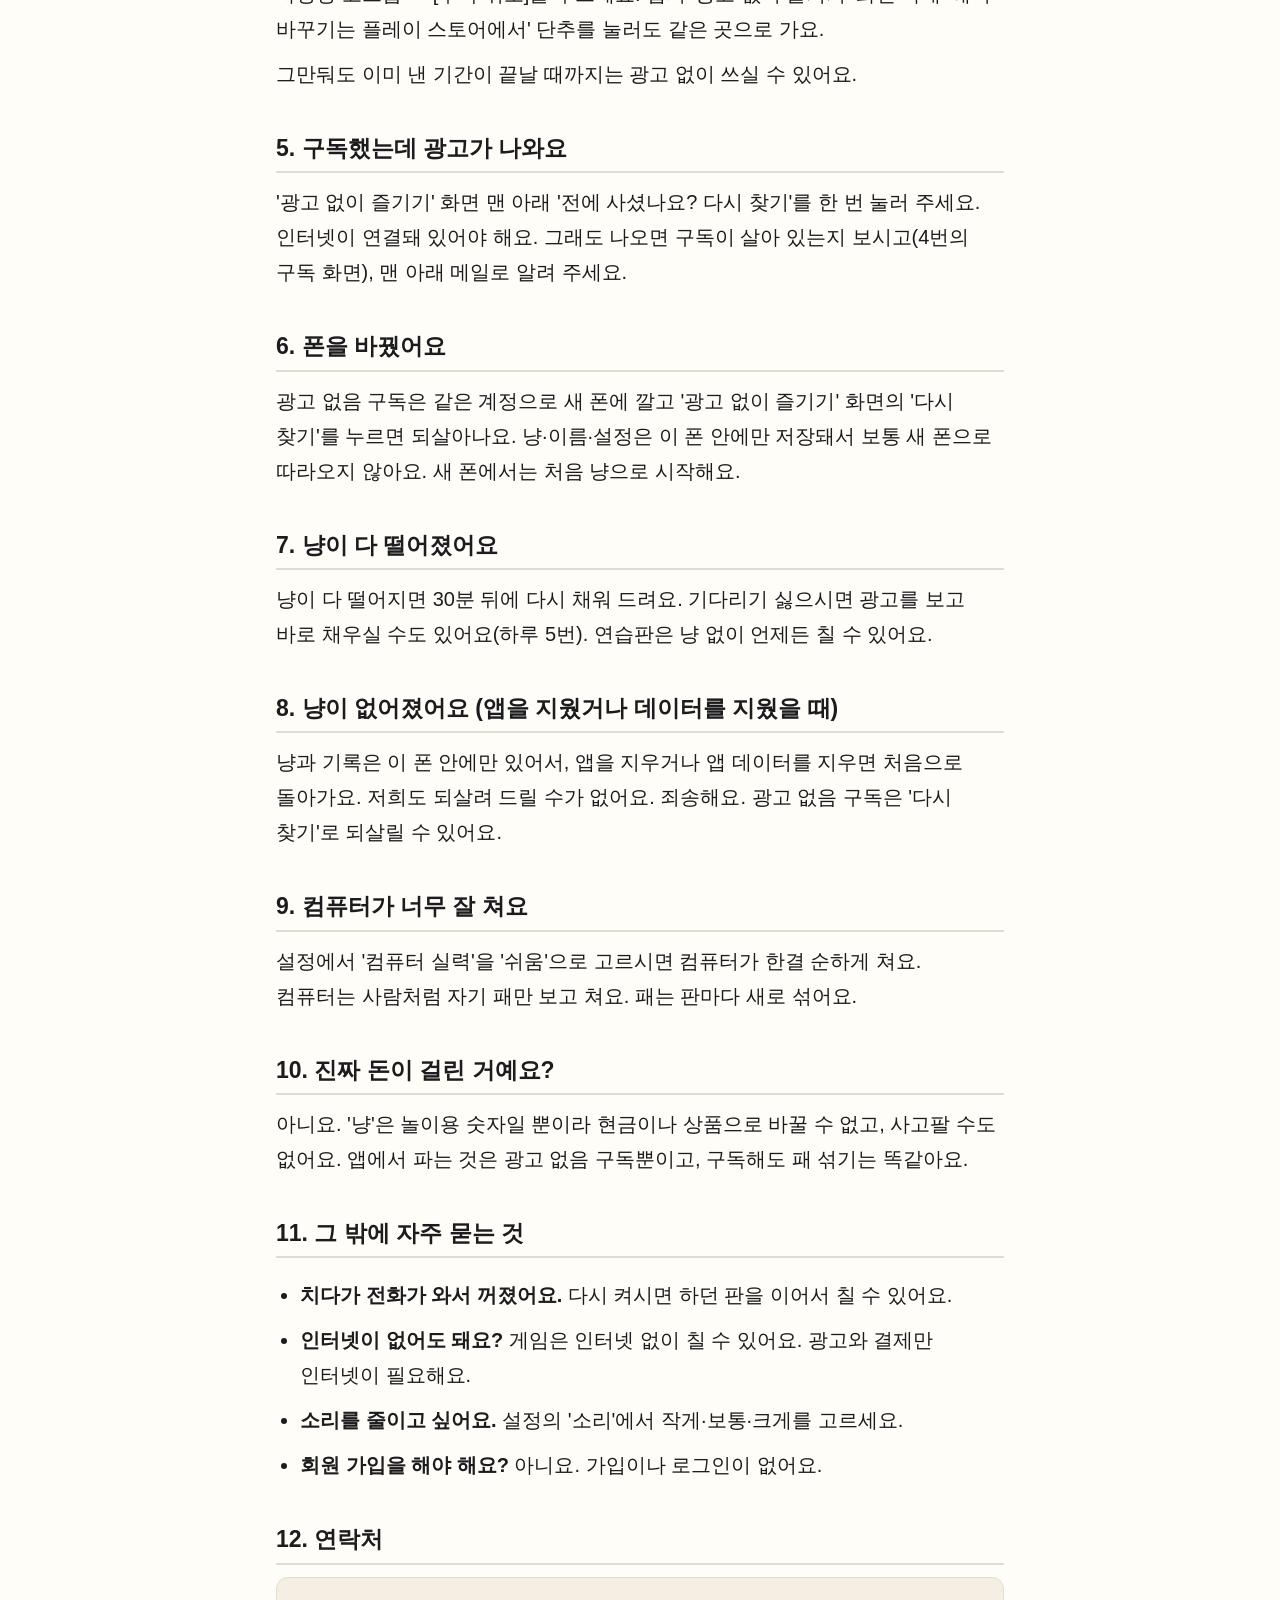
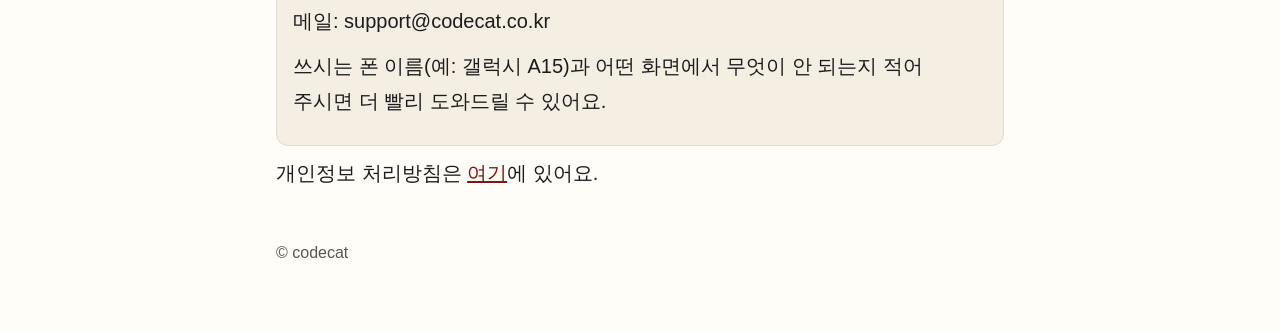
<file: sarangbang/support.html>
<!doctype html>
<html lang="ko">
<head>
<meta charset="utf-8">
<meta name="viewport" content="width=device-width, initial-scale=1">
<title>사랑방 고스톱 도움말</title><link rel="icon" type="image/svg+xml" href="favicon.svg"><link rel="icon" type="image/png" href="favicon.png">
<!-- 게시용 지원(도움말) 페이지. 스토어 '지원 URL' 칸에 넣는다(앱스토어는 필수, docs/release/ios-appstore.md 7절). 답은 docs/release/faq.md 와 같다(faq.md 를 먼저 고치고 이 파일도 같이). 웹 앱과 함께 dist/support.html → GitHub Pages /<저장소>/support.html 로 올라간다. 모양은 privacy.html 과 같고 글자만 한 단계 크다. 바깥 파일·글꼴·스크립트 없음. 메일 칸은 채움(20261026). 아이폰판을 낼 때 "아이폰 ①·②·③" 주석 세 곳을 푼다. -->
<style>
:root { --bg:#FFFDF8; --fg:#1C1C1E; --muted:#5A5650; --line:#E2DBCF; --head:#F4EEE3; --accent:#7E1712; --mark:#FFE9A8; }
@media (prefers-color-scheme: dark) { :root { --bg:#18161A; --fg:#F2EEE8; --muted:#B9B2A8; --line:#3A3540; --head:#24212A; --accent:#F0A39A; --mark:#5A4A12; } }
* { box-sizing:border-box; }
body { margin:0; background:var(--bg); color:var(--fg); font:20px/1.75 "Apple SD Gothic Neo","Noto Sans KR","Malgun Gothic",sans-serif; word-break:keep-all; overflow-wrap:anywhere; }
main { max-width:760px; margin:0 auto; padding:32px 16px 64px; }
h1 { font-size:30px; line-height:1.35; margin:0 0 8px; color:var(--accent); }
.sub { color:var(--muted); margin:0 0 24px; }
h2 { font-size:23px; line-height:1.45; margin:40px 0 12px; padding-bottom:6px; border-bottom:2px solid var(--line); }
p, li { margin:10px 0; }
ul, ol { padding-left:24px; }
a { color:var(--accent); }
nav ol { background:var(--head); border:1px solid var(--line); border-radius:12px; padding:14px 16px 14px 44px; }
nav li { margin:6px 0; }
nav a { display:inline-block; padding:4px 0; }
.os { font-weight:700; }
.contact { background:var(--head); border:1px solid var(--line); border-radius:12px; padding:16px; }
mark { background:var(--mark); color:inherit; padding:0 2px; }
footer { margin-top:48px; color:var(--muted); font-size:16px; }
</style>
</head>
<body>
<main>
<h1>사랑방 고스톱 도움말</h1>
<p class="sub">codecat · 자주 묻는 말과 연락처</p>
<p>궁금한 것을 아래에서 찾아보세요. 여기에 없는 것은 맨 아래 메일로 보내 주시면 답해 드려요.</p>

<nav aria-label="질문 목록">
<ol>
<li><a href="#install">어떻게 깔아요?</a></li>
<li><a href="#text">글씨가 작아요</a></li>
<li><a href="#ads">광고가 너무 많아요</a></li>
<li><a href="#cancel">구독을 그만두고 싶어요</a></li>
<li><a href="#restore">구독했는데 광고가 나와요</a></li>
<li><a href="#newphone">폰을 바꿨어요</a></li>
<li><a href="#refill">냥이 다 떨어졌어요</a></li>
<li><a href="#lost">냥이 없어졌어요</a></li>
<li><a href="#hard">컴퓨터가 너무 잘 쳐요</a></li>
<li><a href="#money">진짜 돈이 걸린 거예요?</a></li>
<li><a href="#more">그 밖에 자주 묻는 것</a></li>
<li><a href="#contact">연락처</a></li>
</ol>
</nav>

<h2 id="install">1. 어떻게 깔아요?</h2>
<p><span class="os">안드로이드 폰·태블릿:</span> 플레이 스토어에서 '사랑방 고스톱'을 찾아 [설치]를 누르세요.</p>
<!-- 아이폰 ①: 아이폰판을 내면 아래 줄의 주석을 푼다
<p><span class="os">아이폰·아이패드:</span> 앱스토어에서 '사랑방 고스톱'을 찾아 [받기]를 누르세요.</p>
-->

<h2 id="text">2. 글씨가 작아요</h2>
<p>설정 맨 위 오른쪽 '가 크게'를 누르시면 시작·설정·결과·규칙 화면 글씨가 한 단계 커져요. 판 화면 글씨는 처음부터 크게 맞춰 두었어요. 그래도 작은 곳이 있으면 어느 화면인지 알려 주세요.</p>

<!-- 아이폰 ④: 아이폰판을 내면 아래 줄의 주석을 푼다(아이폰은 기기 글자 크기를 앱이 못 읽음 — faq.md 2번)
<p><span class="os">아이폰·아이패드:</span> 기기 '설정'에서 글자 크기를 키워도 이 앱 글씨는 따라 커지지 않아요. 앱 설정의 '가 크게'를 눌러 주세요.</p>
-->
<h2 id="ads">3. 광고가 너무 많아요</h2>
<p>판을 치는 도중에는 광고가 나오지 않아요. 저절로 나오는 광고는 판이 끝나고 '한 판 더'를 누를 때만, 세 판에 한 번을 넘지 않게, 5분 넘게 지났을 때 나와요. 식구끼리 돌려 치는 판과 연습판에는 없어요. 광고 없이 즐기시려면 설정의 '광고 없이 즐기기'를 보세요.</p>

<h2 id="cancel">4. 구독을 그만두고 싶어요</h2>
<p><span class="os">안드로이드:</span> 플레이 스토어 앱 → 오른쪽 위 동그라미 → '결제 및 구독' → '구독' → 사랑방 고스톱 → [구독 취소]를 누르세요. 앱의 '광고 없이 즐기기' 화면 아래 '해지·바꾸기는 플레이 스토어에서' 단추를 눌러도 같은 곳으로 가요.</p>
<!-- 아이폰 ②: 아이폰에 구독을 켜면(1.1) 아래 줄의 주석을 푼다(구독 관리 길은 애플 지원 'Apple 구독 취소하기' support.apple.com/ko-kr/118428 과 같음, 20261024 확인)
<p><span class="os">아이폰·아이패드:</span> 기기 '설정' → 맨 위 내 이름 → '구독' → 사랑방 고스톱 → [구독 취소]를 누르세요.</p>
-->
<p>그만둬도 이미 낸 기간이 끝날 때까지는 광고 없이 쓰실 수 있어요.</p>

<h2 id="restore">5. 구독했는데 광고가 나와요</h2>
<p>'광고 없이 즐기기' 화면 맨 아래 '전에 사셨나요? 다시 찾기'를 한 번 눌러 주세요. 인터넷이 연결돼 있어야 해요. 그래도 나오면 구독이 살아 있는지 보시고(4번의 구독 화면), 맨 아래 메일로 알려 주세요.</p>

<h2 id="newphone">6. 폰을 바꿨어요</h2>
<p>광고 없음 구독은 같은 계정으로 새 폰에 깔고 '광고 없이 즐기기' 화면의 '다시 찾기'를 누르면 되살아나요. 냥·이름·설정은 이 폰 안에만 저장돼서 보통 새 폰으로 따라오지 않아요. 새 폰에서는 처음 냥으로 시작해요.</p>
<!-- 아이폰 ③: 아이폰판을 내면 아래 줄의 주석을 푼다(앱 데이터가 iCloud·컴퓨터 백업에 들어감 — 이재명 과장 시뮬레이터 확인 20261024)
<p><span class="os">아이폰·아이패드:</span> 새 아이폰을 iCloud 백업이나 컴퓨터 백업으로 옮기면 냥·이름·설정도 같이 따라와요. 백업 없이 새로 깔면 처음 냥으로 시작해요.</p>
-->

<h2 id="refill">7. 냥이 다 떨어졌어요</h2>
<p>냥이 다 떨어지면 30분 뒤에 다시 채워 드려요. 기다리기 싫으시면 광고를 보고 바로 채우실 수도 있어요(하루 5번). 연습판은 냥 없이 언제든 칠 수 있어요.</p>

<!-- 아이폰 ⑤: 광고 없는 아이폰 첫 버전을 내면 아래 줄의 주석을 푼다(광고·구독을 켜면 지운다 — faq.md 7·13번)
<p><span class="os">아이폰·아이패드 첫 버전:</span> 광고로 바로 채우기는 없어요. 30분 뒤에 다시 채워 드려요.</p>
-->
<h2 id="lost">8. 냥이 없어졌어요 (앱을 지웠거나 데이터를 지웠을 때)</h2>
<p>냥과 기록은 이 폰 안에만 있어서, 앱을 지우거나 앱 데이터를 지우면 처음으로 돌아가요. 저희도 되살려 드릴 수가 없어요. 죄송해요. 광고 없음 구독은 '다시 찾기'로 되살릴 수 있어요.</p>

<h2 id="hard">9. 컴퓨터가 너무 잘 쳐요</h2>
<p>설정에서 '컴퓨터 실력'을 '쉬움'으로 고르시면 컴퓨터가 한결 순하게 쳐요. 컴퓨터는 사람처럼 자기 패만 보고 쳐요. 패는 판마다 새로 섞어요.</p>

<h2 id="money">10. 진짜 돈이 걸린 거예요?</h2>
<p>아니요. '냥'은 놀이용 숫자일 뿐이라 현금이나 상품으로 바꿀 수 없고, 사고팔 수도 없어요. 앱에서 파는 것은 광고 없음 구독뿐이고, 구독해도 패 섞기는 똑같아요.</p>

<h2 id="more">11. 그 밖에 자주 묻는 것</h2>
<ul>
<li><strong>치다가 전화가 와서 꺼졌어요.</strong> 다시 켜시면 하던 판을 이어서 칠 수 있어요.</li>
<li><strong>인터넷이 없어도 돼요?</strong> 게임은 인터넷 없이 칠 수 있어요. 광고와 결제만 인터넷이 필요해요.</li>
<li><strong>소리를 줄이고 싶어요.</strong> 설정의 '소리'에서 작게·보통·크게를 고르세요.</li>
<li><strong>회원 가입을 해야 해요?</strong> 아니요. 가입이나 로그인이 없어요.</li>
</ul>

<h2 id="contact">12. 연락처</h2>
<div class="contact">
<p>메일: support@codecat.co.kr</p>
<p>쓰시는 폰 이름(예: 갤럭시 A15)과 어떤 화면에서 무엇이 안 되는지 적어 주시면 더 빨리 도와드릴 수 있어요.</p>
</div>
<p>개인정보 처리방침은 <a href="privacy.html">여기</a>에 있어요.</p>

<footer>© codecat</footer>
</main>
</body>
</html>
</file>
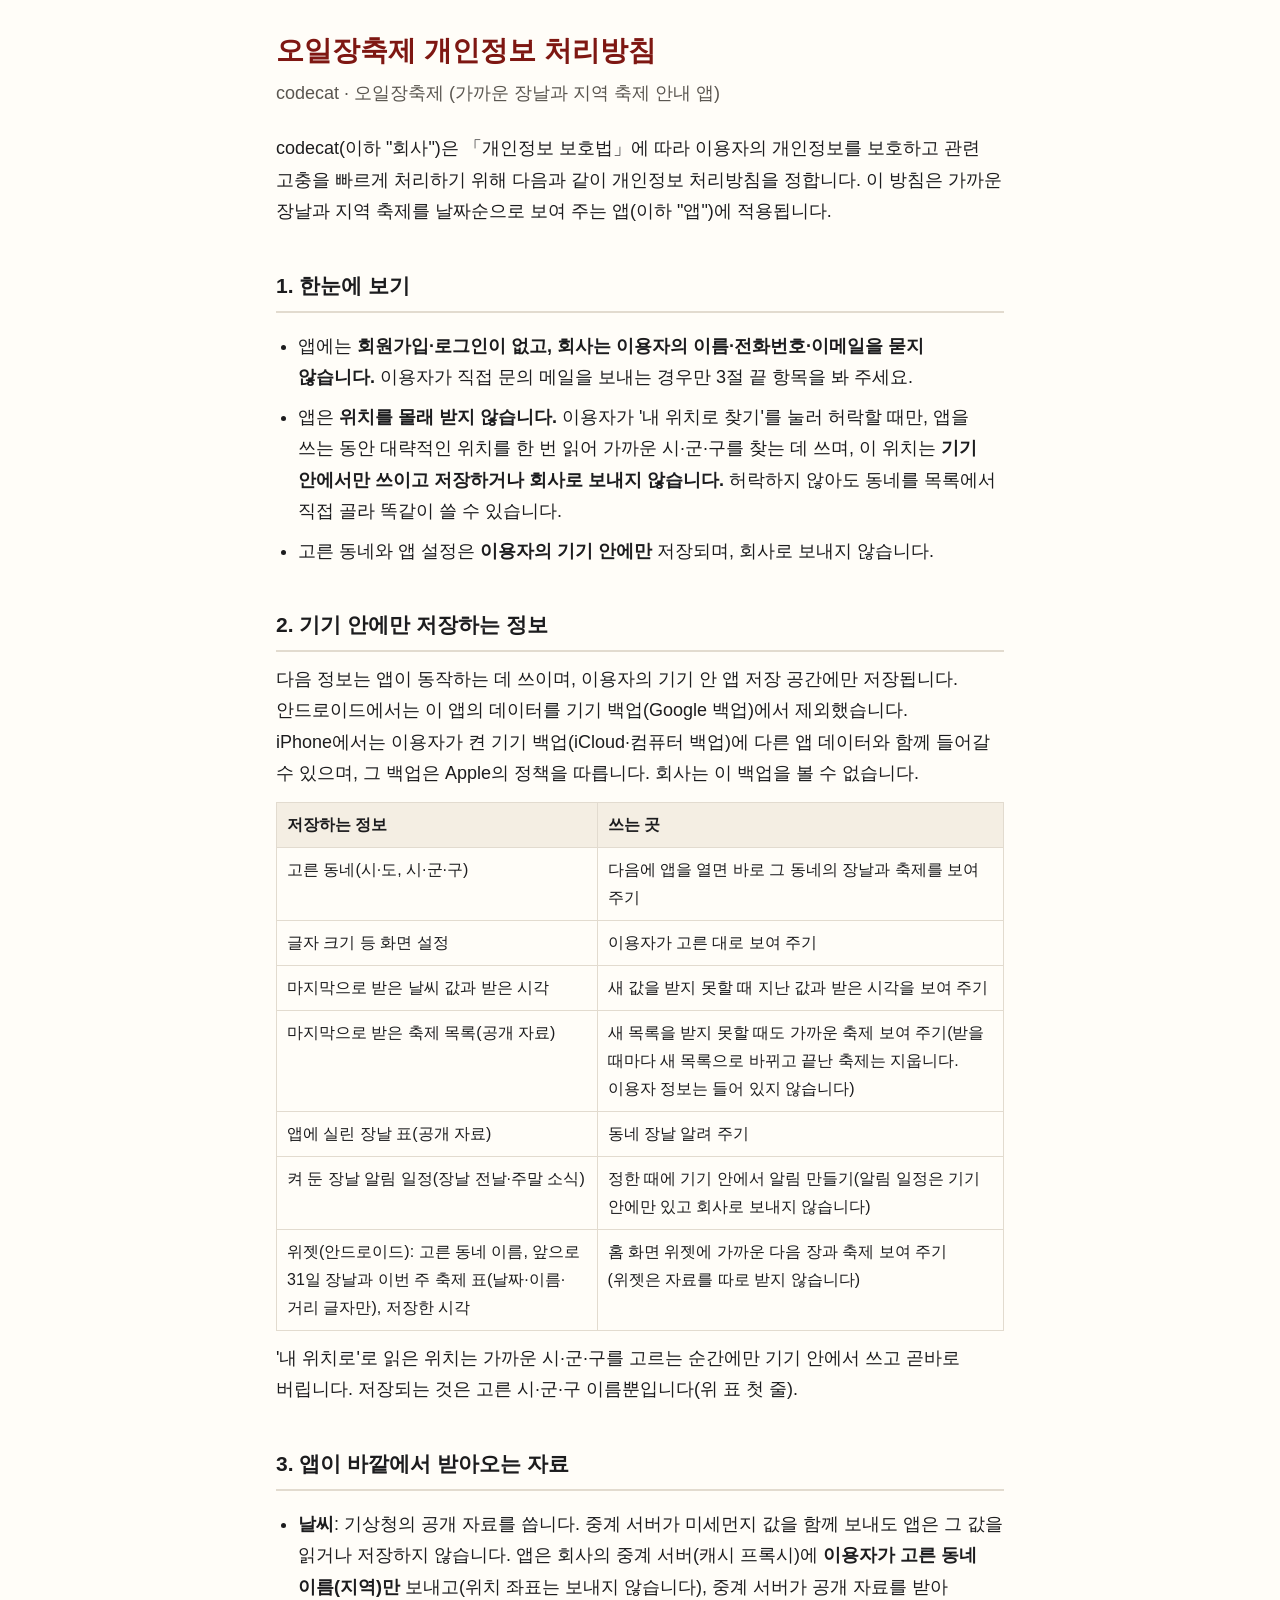
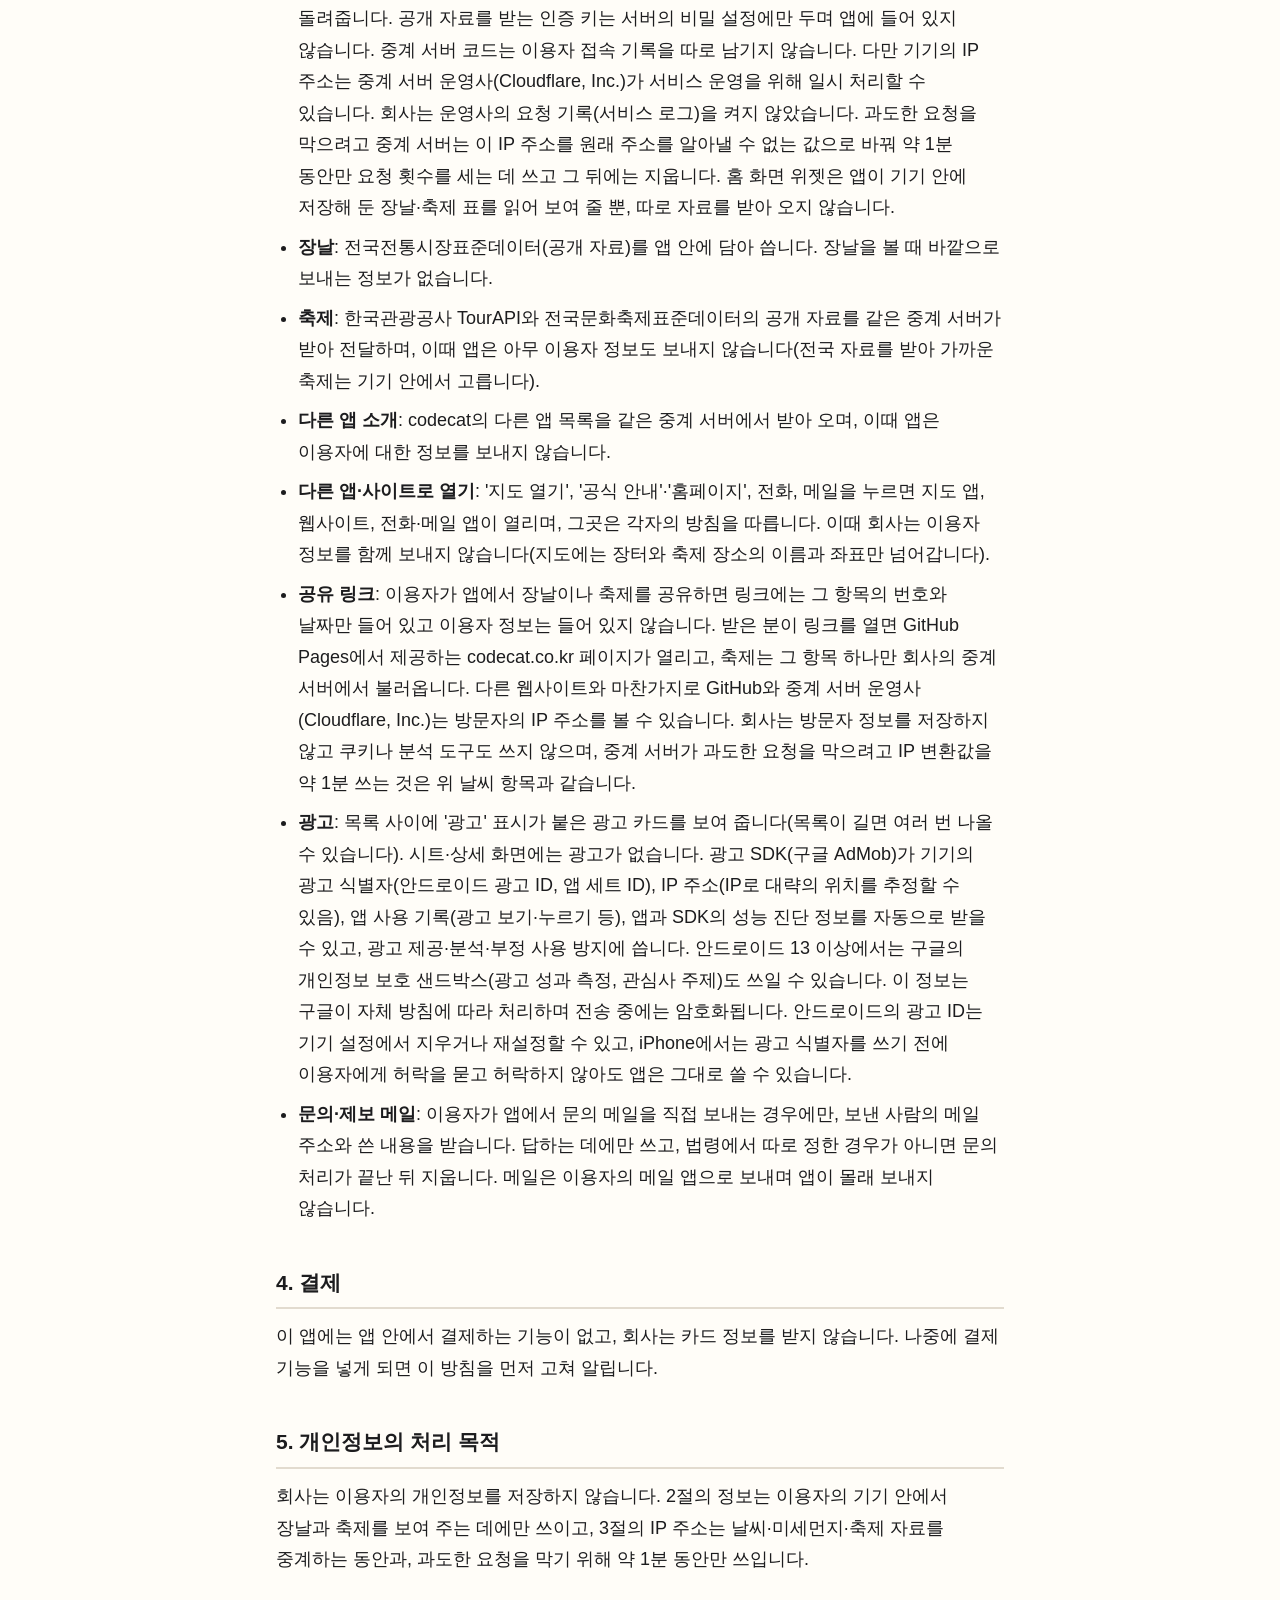
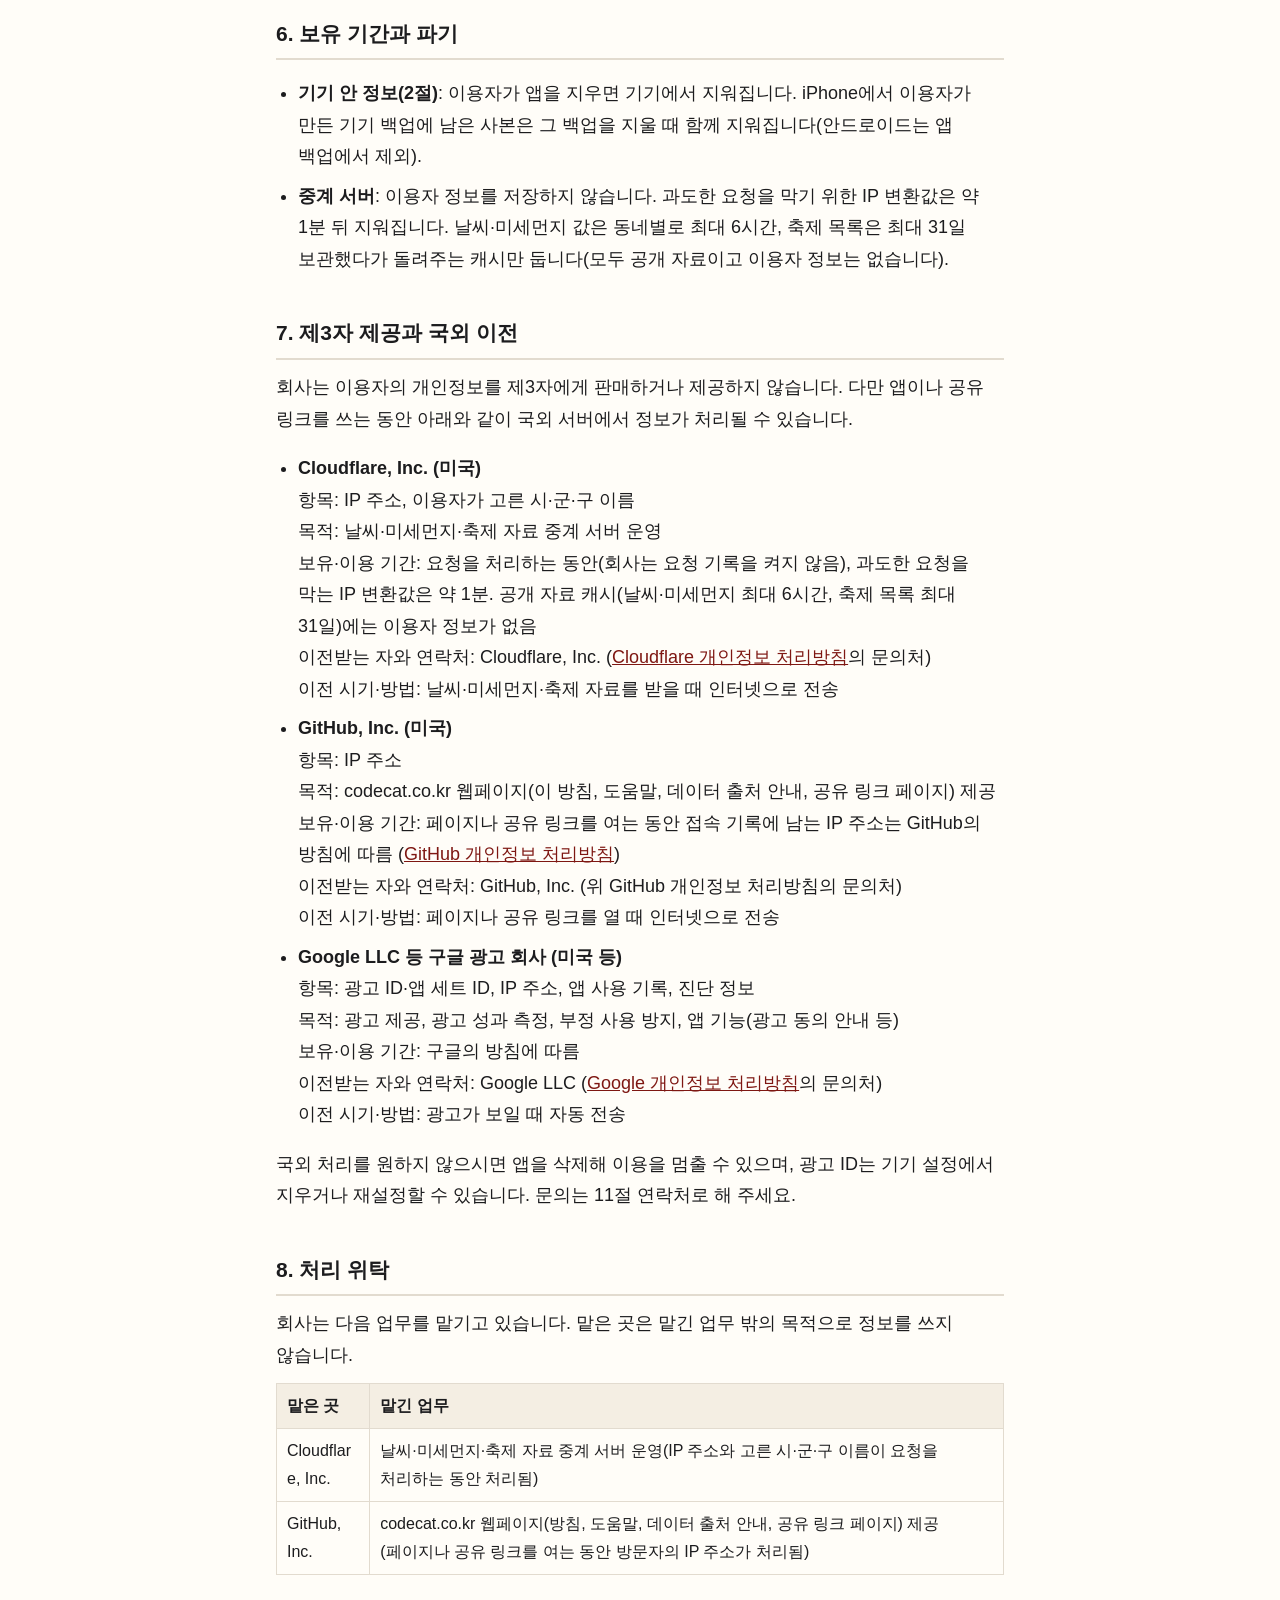
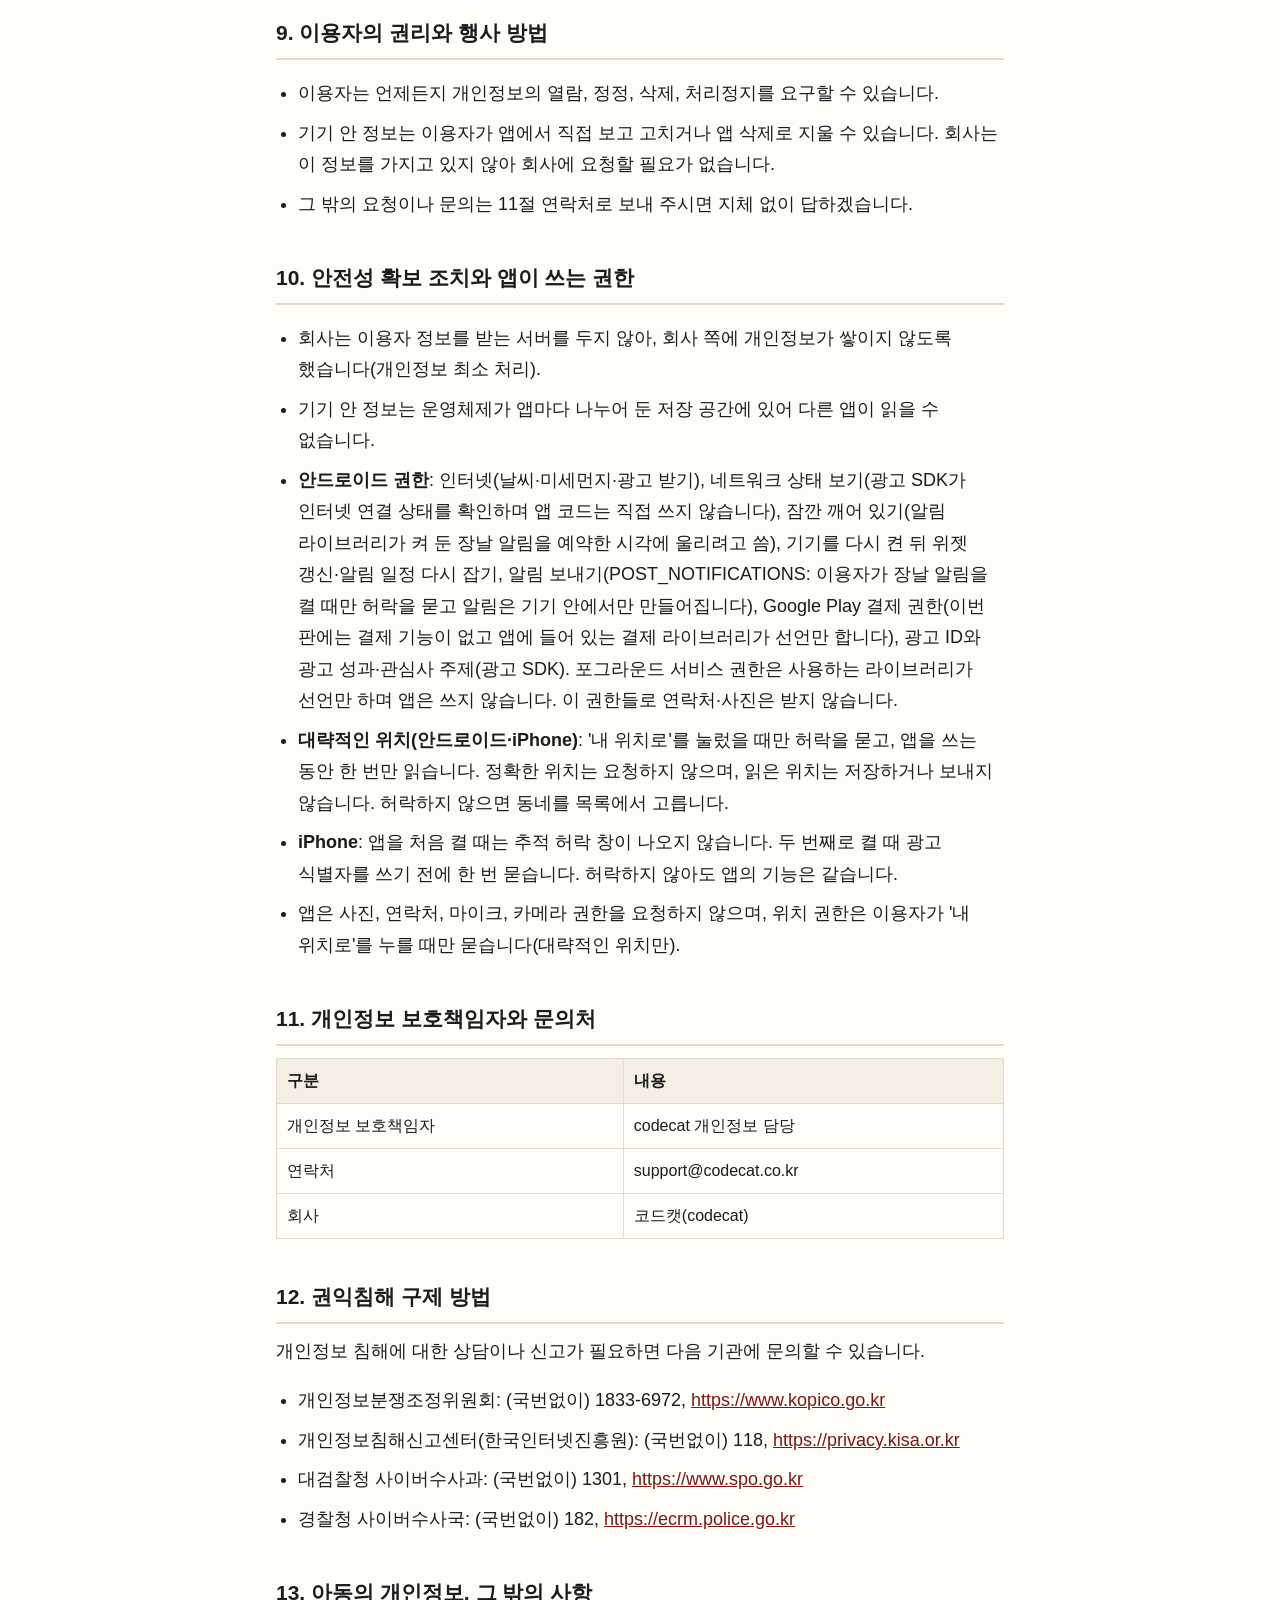
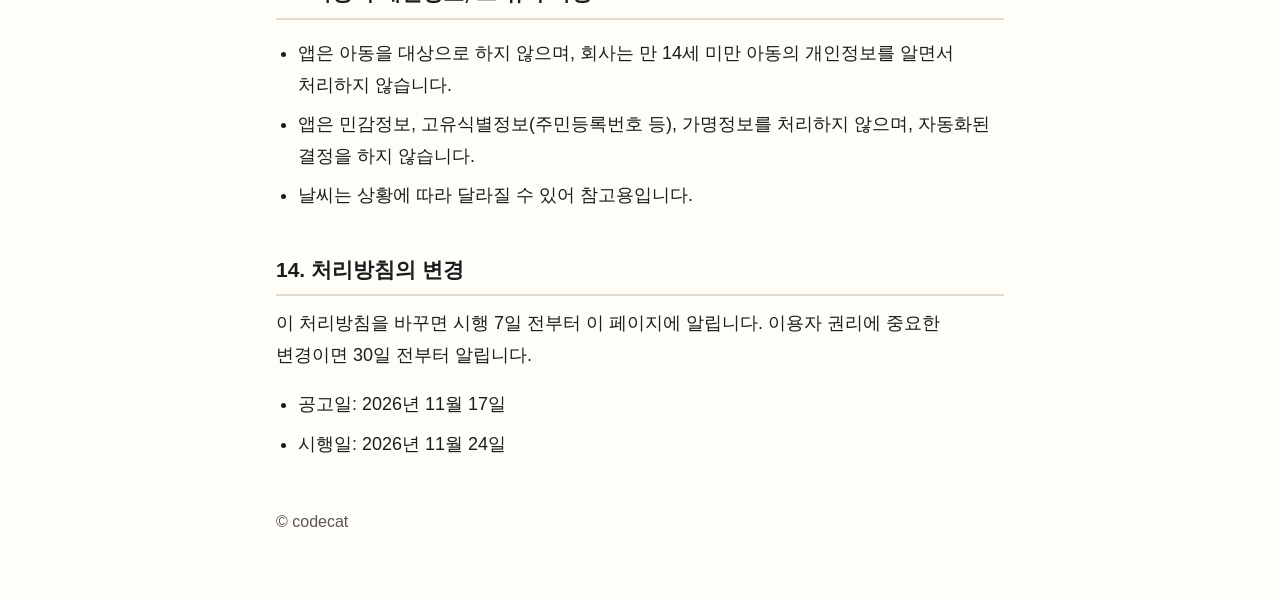
<file: sigol-jangteo/privacy.html>
<!doctype html>
<html lang="ko">
<head>
<meta charset="utf-8">
<meta name="viewport" content="width=device-width, initial-scale=1">
<title>오일장축제 개인정보 처리방침</title>
<style>
:root { --bg:#FFFDF8; --fg:#1C1C1E; --muted:#5A5650; --line:#E2DBCF; --head:#F4EEE3; --accent:#7E1712; --mark:#FFE9A8; }
@media (prefers-color-scheme: dark) { :root { --bg:#18161A; --fg:#F2EEE8; --muted:#B9B2A8; --line:#3A3540; --head:#24212A; --accent:#F0A39A; --mark:#5A4A12; } }
* { box-sizing:border-box; }
/* 글자는 rem: 앱 안 보기(privacyView)가 [글자 더 크게]일 때 html 글자 크기만 18px→22.5px 로 바꾸면 다 같이 커진다. 18px = 앱 폰 본문, 0.889rem = 앱 최소 16px */
html { font-size:18px; -webkit-text-size-adjust:100%; text-size-adjust:100%; }
body { margin:0; background:var(--bg); color:var(--fg); font:1rem/1.75 "Apple SD Gothic Neo","Noto Sans KR","Malgun Gothic",sans-serif; word-break:keep-all; overflow-wrap:anywhere; }
main { max-width:760px; margin:0 auto; padding:32px 16px 64px; }
h1 { font-size:1.556rem; line-height:1.35; margin:0 0 8px; color:var(--accent); }
.sub { color:var(--muted); margin:0 0 24px; }
h2 { font-size:1.167rem; margin:40px 0 12px; padding-bottom:6px; border-bottom:2px solid var(--line); }
p, li { margin:8px 0; }
ul { padding-left:22px; }
.tw { overflow-x:auto; margin:12px 0; }
table { border-collapse:collapse; width:100%; font-size:.889rem; }
th, td { border:1px solid var(--line); padding:8px 10px; text-align:left; vertical-align:top; }
th { background:var(--head); }
a { color:var(--accent); }
code { font-size:.9em; }
mark { background:var(--mark); color:inherit; padding:0 2px; }
footer { margin-top:48px; color:var(--muted); font-size:.889rem; }
</style>
</head>
<body>
<main>
<h1>오일장축제 개인정보 처리방침</h1>
<p class="sub">codecat · 오일장축제 (가까운 장날과 지역 축제 안내 앱)</p>
<p>codecat(이하 "회사")은 「개인정보 보호법」에 따라 이용자의 개인정보를 보호하고 관련 고충을 빠르게 처리하기 위해 다음과 같이 개인정보 처리방침을 정합니다. 이 방침은 가까운 장날과 지역 축제를 날짜순으로 보여 주는 앱(이하 "앱")에 적용됩니다.</p>
<h2>1. 한눈에 보기</h2>
<ul>
<li>앱에는 <strong>회원가입·로그인이 없고, 회사는 이용자의 이름·전화번호·이메일을 묻지 않습니다.</strong> 이용자가 직접 문의 메일을 보내는 경우만 3절 끝 항목을 봐 주세요.</li>
<li>앱은 <strong>위치를 몰래 받지 않습니다.</strong> 이용자가 '내 위치로 찾기'를 눌러 허락할 때만, 앱을 쓰는 동안 대략적인 위치를 한 번 읽어 가까운 시·군·구를 찾는 데 쓰며, 이 위치는 <strong>기기 안에서만 쓰이고 저장하거나 회사로 보내지 않습니다.</strong> 허락하지 않아도 동네를 목록에서 직접 골라 똑같이 쓸 수 있습니다.</li>
<li>고른 동네와 앱 설정은 <strong>이용자의 기기 안에만</strong> 저장되며, 회사로 보내지 않습니다.</li>
</ul>
<h2>2. 기기 안에만 저장하는 정보</h2>
<p>다음 정보는 앱이 동작하는 데 쓰이며, 이용자의 기기 안 앱 저장 공간에만 저장됩니다. 안드로이드에서는 이 앱의 데이터를 기기 백업(Google 백업)에서 제외했습니다. iPhone에서는 이용자가 켠 기기 백업(iCloud·컴퓨터 백업)에 다른 앱 데이터와 함께 들어갈 수 있으며, 그 백업은 Apple의 정책을 따릅니다. 회사는 이 백업을 볼 수 없습니다.</p>
<div class="tw"><table><thead><tr><th>저장하는 정보</th><th>쓰는 곳</th></tr></thead><tbody>
<tr><td>고른 동네(시·도, 시·군·구)</td><td>다음에 앱을 열면 바로 그 동네의 장날과 축제를 보여 주기</td></tr>
<tr><td>글자 크기 등 화면 설정</td><td>이용자가 고른 대로 보여 주기</td></tr>
<tr><td>마지막으로 받은 날씨 값과 받은 시각</td><td>새 값을 받지 못할 때 지난 값과 받은 시각을 보여 주기</td></tr>
<tr><td>마지막으로 받은 축제 목록(공개 자료)</td><td>새 목록을 받지 못할 때도 가까운 축제 보여 주기(받을 때마다 새 목록으로 바뀌고 끝난 축제는 지웁니다. 이용자 정보는 들어 있지 않습니다)</td></tr>
<tr><td>앱에 실린 장날 표(공개 자료)</td><td>동네 장날 알려 주기</td></tr>
<tr><td>켜 둔 장날 알림 일정(장날 전날·주말 소식)</td><td>정한 때에 기기 안에서 알림 만들기(알림 일정은 기기 안에만 있고 회사로 보내지 않습니다)</td></tr>
<tr><td>위젯(안드로이드): 고른 동네 이름, 앞으로 31일 장날과 이번 주 축제 표(날짜·이름·거리 글자만), 저장한 시각</td><td>홈 화면 위젯에 가까운 다음 장과 축제 보여 주기(위젯은 자료를 따로 받지 않습니다)</td></tr>
</tbody></table></div>
<p>'내 위치로'로 읽은 위치는 가까운 시·군·구를 고르는 순간에만 기기 안에서 쓰고 곧바로 버립니다. 저장되는 것은 고른 시·군·구 이름뿐입니다(위 표 첫 줄).</p>
<h2>3. 앱이 바깥에서 받아오는 자료</h2>
<ul>
<li><strong>날씨</strong>: 기상청의 공개 자료를 씁니다. 중계 서버가 미세먼지 값을 함께 보내도 앱은 그 값을 읽거나 저장하지 않습니다. 앱은 회사의 중계 서버(캐시 프록시)에 <strong>이용자가 고른 동네 이름(지역)만</strong> 보내고(위치 좌표는 보내지 않습니다), 중계 서버가 공개 자료를 받아 돌려줍니다. 공개 자료를 받는 인증 키는 서버의 비밀 설정에만 두며 앱에 들어 있지 않습니다. 중계 서버 코드는 이용자 접속 기록을 따로 남기지 않습니다. 다만 기기의 IP 주소는 중계 서버 운영사(Cloudflare, Inc.)가 서비스 운영을 위해 일시 처리할 수 있습니다. 회사는 운영사의 요청 기록(서비스 로그)을 켜지 않았습니다. 과도한 요청을 막으려고 중계 서버는 이 IP 주소를 원래 주소를 알아낼 수 없는 값으로 바꿔 약 1분 동안만 요청 횟수를 세는 데 쓰고 그 뒤에는 지웁니다. 홈 화면 위젯은 앱이 기기 안에 저장해 둔 장날·축제 표를 읽어 보여 줄 뿐, 따로 자료를 받아 오지 않습니다.</li>
<li><strong>장날</strong>: 전국전통시장표준데이터(공개 자료)를 앱 안에 담아 씁니다. 장날을 볼 때 바깥으로 보내는 정보가 없습니다.</li>
<li><strong>축제</strong>: 한국관광공사 TourAPI와 전국문화축제표준데이터의 공개 자료를 같은 중계 서버가 받아 전달하며, 이때 앱은 아무 이용자 정보도 보내지 않습니다(전국 자료를 받아 가까운 축제는 기기 안에서 고릅니다).</li>
<li><strong>다른 앱 소개</strong>: codecat의 다른 앱 목록을 같은 중계 서버에서 받아 오며, 이때 앱은 이용자에 대한 정보를 보내지 않습니다.</li>
<li><strong>다른 앱·사이트로 열기</strong>: '지도 열기', '공식 안내'·'홈페이지', 전화, 메일을 누르면 지도 앱, 웹사이트, 전화·메일 앱이 열리며, 그곳은 각자의 방침을 따릅니다. 이때 회사는 이용자 정보를 함께 보내지 않습니다(지도에는 장터와 축제 장소의 이름과 좌표만 넘어갑니다).</li>
<li><strong>공유 링크</strong>: 이용자가 앱에서 장날이나 축제를 공유하면 링크에는 그 항목의 번호와 날짜만 들어 있고 이용자 정보는 들어 있지 않습니다. 받은 분이 링크를 열면 GitHub Pages에서 제공하는 codecat.co.kr 페이지가 열리고, 축제는 그 항목 하나만 회사의 중계 서버에서 불러옵니다. 다른 웹사이트와 마찬가지로 GitHub와 중계 서버 운영사(Cloudflare, Inc.)는 방문자의 IP 주소를 볼 수 있습니다. 회사는 방문자 정보를 저장하지 않고 쿠키나 분석 도구도 쓰지 않으며, 중계 서버가 과도한 요청을 막으려고 IP 변환값을 약 1분 쓰는 것은 위 날씨 항목과 같습니다.</li>
<li><strong>광고</strong>: 목록 사이에 '광고' 표시가 붙은 광고 카드를 보여 줍니다(목록이 길면 여러 번 나올 수 있습니다). 시트·상세 화면에는 광고가 없습니다. 광고 SDK(구글 AdMob)가 기기의 광고 식별자(안드로이드 광고 ID, 앱 세트 ID), IP 주소(IP로 대략의 위치를 추정할 수 있음), 앱 사용 기록(광고 보기·누르기 등), 앱과 SDK의 성능 진단 정보를 자동으로 받을 수 있고, 광고 제공·분석·부정 사용 방지에 씁니다. 안드로이드 13 이상에서는 구글의 개인정보 보호 샌드박스(광고 성과 측정, 관심사 주제)도 쓰일 수 있습니다. 이 정보는 구글이 자체 방침에 따라 처리하며 전송 중에는 암호화됩니다. 안드로이드의 광고 ID는 기기 설정에서 지우거나 재설정할 수 있고, iPhone에서는 광고 식별자를 쓰기 전에 이용자에게 허락을 묻고 허락하지 않아도 앱은 그대로 쓸 수 있습니다.</li>
<li><strong>문의·제보 메일</strong>: 이용자가 앱에서 문의 메일을 직접 보내는 경우에만, 보낸 사람의 메일 주소와 쓴 내용을 받습니다. 답하는 데에만 쓰고, 법령에서 따로 정한 경우가 아니면 문의 처리가 끝난 뒤 지웁니다. 메일은 이용자의 메일 앱으로 보내며 앱이 몰래 보내지 않습니다.</li>
</ul>
<h2>4. 결제</h2>
<p>이 앱에는 앱 안에서 결제하는 기능이 없고, 회사는 카드 정보를 받지 않습니다. 나중에 결제 기능을 넣게 되면 이 방침을 먼저 고쳐 알립니다.</p>
<h2>5. 개인정보의 처리 목적</h2>
<p>회사는 이용자의 개인정보를 저장하지 않습니다. 2절의 정보는 이용자의 기기 안에서 장날과 축제를 보여 주는 데에만 쓰이고, 3절의 IP 주소는 날씨·미세먼지·축제 자료를 중계하는 동안과, 과도한 요청을 막기 위해 약 1분 동안만 쓰입니다.</p>
<h2>6. 보유 기간과 파기</h2>
<ul>
<li><strong>기기 안 정보(2절)</strong>: 이용자가 앱을 지우면 기기에서 지워집니다. iPhone에서 이용자가 만든 기기 백업에 남은 사본은 그 백업을 지울 때 함께 지워집니다(안드로이드는 앱 백업에서 제외).</li>
<li><strong>중계 서버</strong>: 이용자 정보를 저장하지 않습니다. 과도한 요청을 막기 위한 IP 변환값은 약 1분 뒤 지워집니다. 날씨·미세먼지 값은 동네별로 최대 6시간, 축제 목록은 최대 31일 보관했다가 돌려주는 캐시만 둡니다(모두 공개 자료이고 이용자 정보는 없습니다).</li>
</ul>
<h2>7. 제3자 제공과 국외 이전</h2>
<p>회사는 이용자의 개인정보를 제3자에게 판매하거나 제공하지 않습니다. 다만 앱이나 공유 링크를 쓰는 동안 아래와 같이 국외 서버에서 정보가 처리될 수 있습니다.</p>
<ul>
<li><strong>Cloudflare, Inc. (미국)</strong><br>항목: IP 주소, 이용자가 고른 시·군·구 이름<br>목적: 날씨·미세먼지·축제 자료 중계 서버 운영<br>보유·이용 기간: 요청을 처리하는 동안(회사는 요청 기록을 켜지 않음), 과도한 요청을 막는 IP 변환값은 약 1분. 공개 자료 캐시(날씨·미세먼지 최대 6시간, 축제 목록 최대 31일)에는 이용자 정보가 없음<br>이전받는 자와 연락처: Cloudflare, Inc. (<a href="https://www.cloudflare.com/privacypolicy/">Cloudflare 개인정보 처리방침</a>의 문의처)<br>이전 시기·방법: 날씨·미세먼지·축제 자료를 받을 때 인터넷으로 전송</li>
<li><strong>GitHub, Inc. (미국)</strong><br>항목: IP 주소<br>목적: codecat.co.kr 웹페이지(이 방침, 도움말, 데이터 출처 안내, 공유 링크 페이지) 제공<br>보유·이용 기간: 페이지나 공유 링크를 여는 동안 접속 기록에 남는 IP 주소는 GitHub의 방침에 따름 (<a href="https://docs.github.com/en/site-policy/privacy-policies/github-general-privacy-statement">GitHub 개인정보 처리방침</a>)<br>이전받는 자와 연락처: GitHub, Inc. (위 GitHub 개인정보 처리방침의 문의처)<br>이전 시기·방법: 페이지나 공유 링크를 열 때 인터넷으로 전송</li>
<li><strong>Google LLC 등 구글 광고 회사 (미국 등)</strong><br>항목: 광고 ID·앱 세트 ID, IP 주소, 앱 사용 기록, 진단 정보<br>목적: 광고 제공, 광고 성과 측정, 부정 사용 방지, 앱 기능(광고 동의 안내 등)<br>보유·이용 기간: 구글의 방침에 따름<br>이전받는 자와 연락처: Google LLC (<a href="https://policies.google.com/privacy">Google 개인정보 처리방침</a>의 문의처)<br>이전 시기·방법: 광고가 보일 때 자동 전송</li>
</ul>
<p>국외 처리를 원하지 않으시면 앱을 삭제해 이용을 멈출 수 있으며, 광고 ID는 기기 설정에서 지우거나 재설정할 수 있습니다. 문의는 11절 연락처로 해 주세요.</p>
<h2>8. 처리 위탁</h2>
<p>회사는 다음 업무를 맡기고 있습니다. 맡은 곳은 맡긴 업무 밖의 목적으로 정보를 쓰지 않습니다.</p>
<div class="tw"><table><thead><tr><th>맡은 곳</th><th>맡긴 업무</th></tr></thead><tbody>
<tr><td>Cloudflare, Inc.</td><td>날씨·미세먼지·축제 자료 중계 서버 운영(IP 주소와 고른 시·군·구 이름이 요청을 처리하는 동안 처리됨)</td></tr>
<tr><td>GitHub, Inc.</td><td>codecat.co.kr 웹페이지(방침, 도움말, 데이터 출처 안내, 공유 링크 페이지) 제공(페이지나 공유 링크를 여는 동안 방문자의 IP 주소가 처리됨)</td></tr>
</tbody></table></div>
<h2>9. 이용자의 권리와 행사 방법</h2>
<ul>
<li>이용자는 언제든지 개인정보의 열람, 정정, 삭제, 처리정지를 요구할 수 있습니다.</li>
<li>기기 안 정보는 이용자가 앱에서 직접 보고 고치거나 앱 삭제로 지울 수 있습니다. 회사는 이 정보를 가지고 있지 않아 회사에 요청할 필요가 없습니다.</li>
<li>그 밖의 요청이나 문의는 11절 연락처로 보내 주시면 지체 없이 답하겠습니다.</li>
</ul>
<h2>10. 안전성 확보 조치와 앱이 쓰는 권한</h2>
<ul>
<li>회사는 이용자 정보를 받는 서버를 두지 않아, 회사 쪽에 개인정보가 쌓이지 않도록 했습니다(개인정보 최소 처리).</li>
<li>기기 안 정보는 운영체제가 앱마다 나누어 둔 저장 공간에 있어 다른 앱이 읽을 수 없습니다.</li>
<li><strong>안드로이드 권한</strong>: 인터넷(날씨·미세먼지·광고 받기), 네트워크 상태 보기(광고 SDK가 인터넷 연결 상태를 확인하며 앱 코드는 직접 쓰지 않습니다), 잠깐 깨어 있기(알림 라이브러리가 켜 둔 장날 알림을 예약한 시각에 울리려고 씀), 기기를 다시 켠 뒤 위젯 갱신·알림 일정 다시 잡기, 알림 보내기(POST_NOTIFICATIONS: 이용자가 장날 알림을 켤 때만 허락을 묻고 알림은 기기 안에서만 만들어집니다), Google Play 결제 권한(이번 판에는 결제 기능이 없고 앱에 들어 있는 결제 라이브러리가 선언만 합니다), 광고 ID와 광고 성과·관심사 주제(광고 SDK). 포그라운드 서비스 권한은 사용하는 라이브러리가 선언만 하며 앱은 쓰지 않습니다. 이 권한들로 연락처·사진은 받지 않습니다.</li>
<li><strong>대략적인 위치(안드로이드·iPhone)</strong>: '내 위치로'를 눌렀을 때만 허락을 묻고, 앱을 쓰는 동안 한 번만 읽습니다. 정확한 위치는 요청하지 않으며, 읽은 위치는 저장하거나 보내지 않습니다. 허락하지 않으면 동네를 목록에서 고릅니다.</li>
<li><strong>iPhone</strong>: 앱을 처음 켤 때는 추적 허락 창이 나오지 않습니다. 두 번째로 켤 때 광고 식별자를 쓰기 전에 한 번 묻습니다. 허락하지 않아도 앱의 기능은 같습니다.</li>
<li>앱은 사진, 연락처, 마이크, 카메라 권한을 요청하지 않으며, 위치 권한은 이용자가 '내 위치로'를 누를 때만 묻습니다(대략적인 위치만).</li>
</ul>
<h2>11. 개인정보 보호책임자와 문의처</h2>
<div class="tw"><table><thead><tr><th>구분</th><th>내용</th></tr></thead><tbody>
<tr><td>개인정보 보호책임자</td><td>codecat 개인정보 담당</td></tr>
<tr><td>연락처</td><td>support@codecat.co.kr</td></tr>
<tr><td>회사</td><td>코드캣(codecat)</td></tr>
</tbody></table></div>
<h2>12. 권익침해 구제 방법</h2>
<p>개인정보 침해에 대한 상담이나 신고가 필요하면 다음 기관에 문의할 수 있습니다.</p>
<ul>
<li>개인정보분쟁조정위원회: (국번없이) 1833-6972, <a href="https://www.kopico.go.kr">https://www.kopico.go.kr</a></li>
<li>개인정보침해신고센터(한국인터넷진흥원): (국번없이) 118, <a href="https://privacy.kisa.or.kr">https://privacy.kisa.or.kr</a></li>
<li>대검찰청 사이버수사과: (국번없이) 1301, <a href="https://www.spo.go.kr">https://www.spo.go.kr</a></li>
<li>경찰청 사이버수사국: (국번없이) 182, <a href="https://ecrm.police.go.kr">https://ecrm.police.go.kr</a></li>
</ul>
<h2>13. 아동의 개인정보, 그 밖의 사항</h2>
<ul>
<li>앱은 아동을 대상으로 하지 않으며, 회사는 만 14세 미만 아동의 개인정보를 알면서 처리하지 않습니다.</li>
<li>앱은 민감정보, 고유식별정보(주민등록번호 등), 가명정보를 처리하지 않으며, 자동화된 결정을 하지 않습니다.</li>
<li>날씨는 상황에 따라 달라질 수 있어 참고용입니다.</li>
</ul>
<h2>14. 처리방침의 변경</h2>
<p>이 처리방침을 바꾸면 시행 7일 전부터 이 페이지에 알립니다. 이용자 권리에 중요한 변경이면 30일 전부터 알립니다.</p>
<ul>
<li>공고일: 2026년 11월 17일</li>
<li>시행일: 2026년 11월 24일</li>
</ul>
<footer>© codecat</footer>
</main>
</body>
</html>
</file>
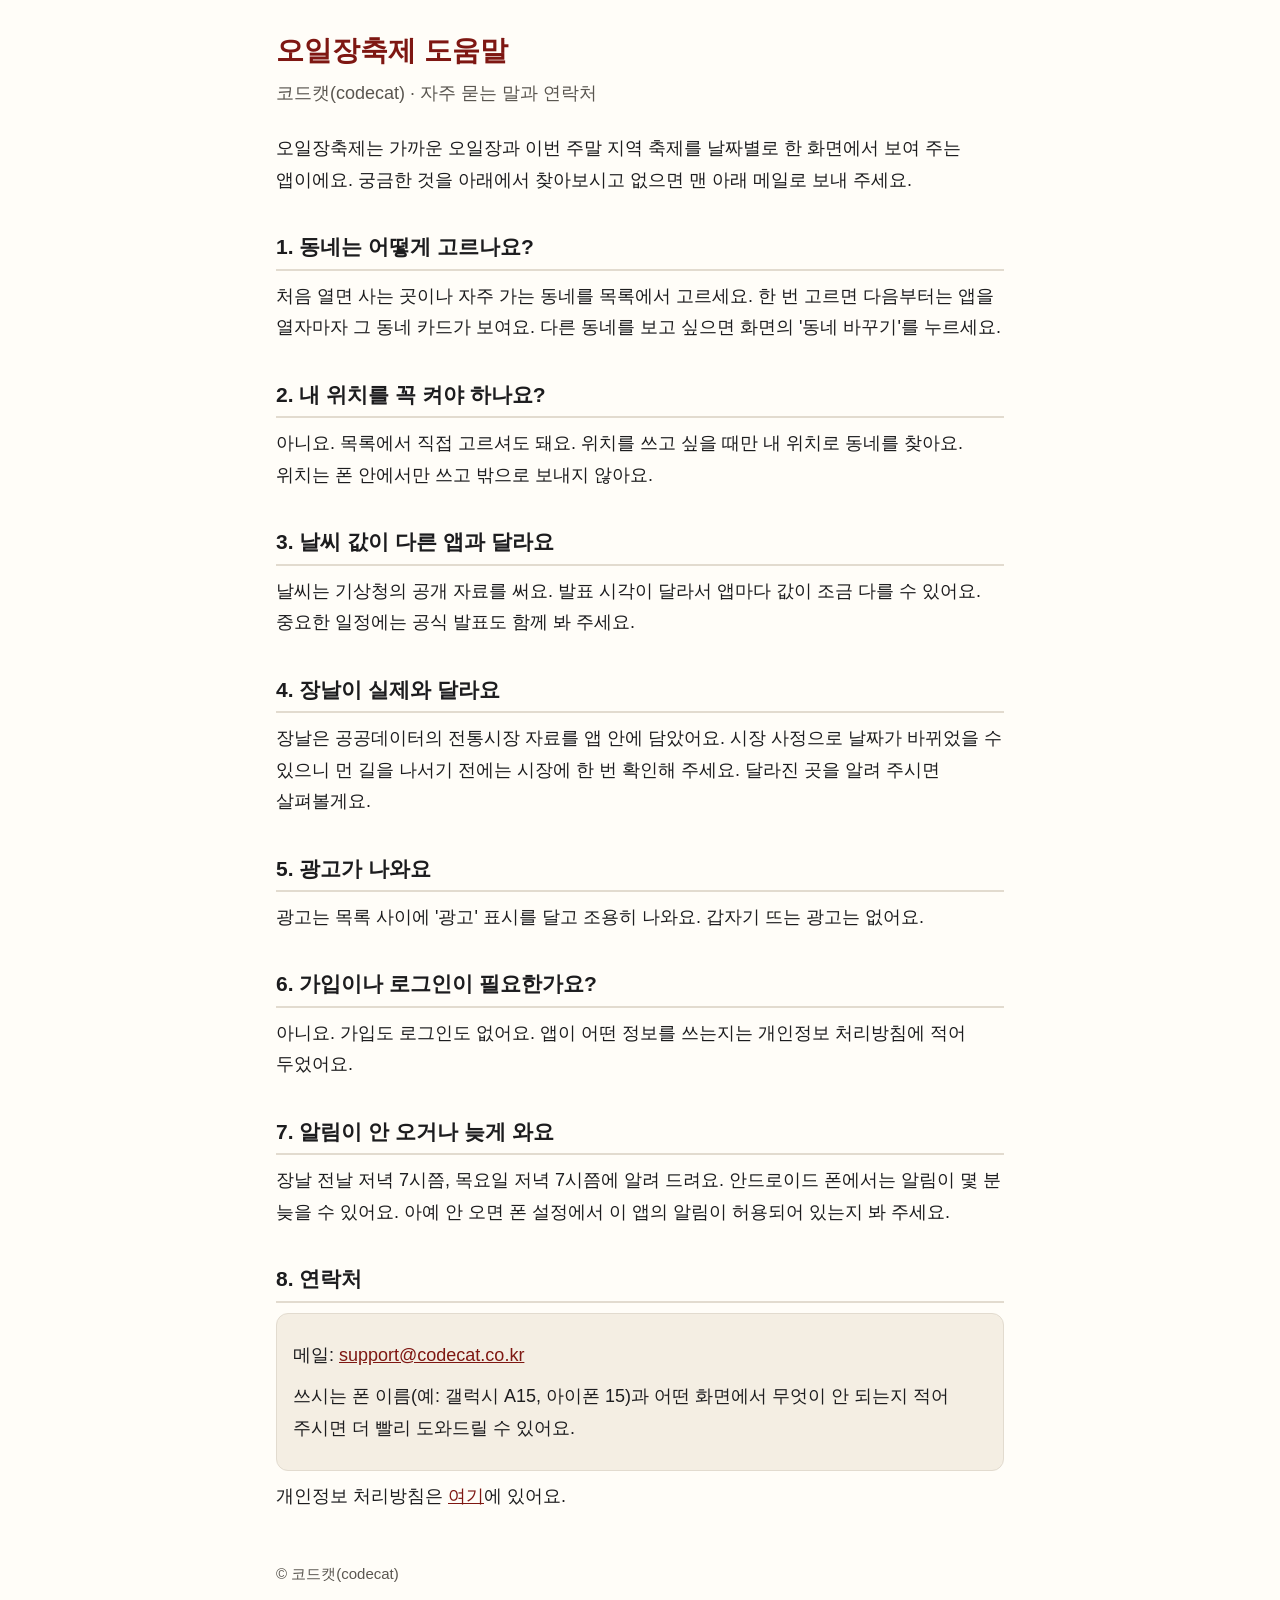
<file: sigol-jangteo/support.html>
<!doctype html>
<html lang="ko">
<head>
<meta charset="utf-8">
<meta name="viewport" content="width=device-width, initial-scale=1">
<title>오일장축제 도움말</title>
<style>
:root { --bg:#FFFDF8; --fg:#1C1C1E; --muted:#5A5650; --line:#E2DBCF; --head:#F4EEE3; --accent:#7E1712; }
@media (prefers-color-scheme: dark) { :root { --bg:#18161A; --fg:#F2EEE8; --muted:#B9B2A8; --line:#3A3540; --head:#24212A; --accent:#F0A39A; } }
* { box-sizing:border-box; }
body { margin:0; background:var(--bg); color:var(--fg); font:18px/1.75 "Apple SD Gothic Neo","Noto Sans KR","Malgun Gothic",sans-serif; word-break:keep-all; overflow-wrap:anywhere; }
main { max-width:760px; margin:0 auto; padding:32px 16px 64px; }
h1 { font-size:28px; line-height:1.35; margin:0 0 8px; color:var(--accent); }
.sub { color:var(--muted); margin:0 0 24px; }
h2 { font-size:21px; line-height:1.45; margin:36px 0 10px; padding-bottom:6px; border-bottom:2px solid var(--line); }
p, li { margin:10px 0; }
ul { padding-left:24px; }
a { color:var(--accent); }
.contact { background:var(--head); border:1px solid var(--line); border-radius:12px; padding:16px; }
footer { margin-top:48px; color:var(--muted); font-size:15px; }
</style>
</head>
<body>
<main>
<h1>오일장축제 도움말</h1>
<p class="sub">코드캣(codecat) · 자주 묻는 말과 연락처</p>
<p>오일장축제는 가까운 오일장과 이번 주말 지역 축제를 날짜별로 한 화면에서 보여 주는 앱이에요. 궁금한 것을 아래에서 찾아보시고 없으면 맨 아래 메일로 보내 주세요.</p>

<h2>1. 동네는 어떻게 고르나요?</h2>
<p>처음 열면 사는 곳이나 자주 가는 동네를 목록에서 고르세요. 한 번 고르면 다음부터는 앱을 열자마자 그 동네 카드가 보여요. 다른 동네를 보고 싶으면 화면의 '동네 바꾸기'를 누르세요.</p>

<h2>2. 내 위치를 꼭 켜야 하나요?</h2>
<p>아니요. 목록에서 직접 고르셔도 돼요. 위치를 쓰고 싶을 때만 내 위치로 동네를 찾아요. 위치는 폰 안에서만 쓰고 밖으로 보내지 않아요.</p>

<h2>3. 날씨 값이 다른 앱과 달라요</h2>
<p>날씨는 기상청의 공개 자료를 써요. 발표 시각이 달라서 앱마다 값이 조금 다를 수 있어요. 중요한 일정에는 공식 발표도 함께 봐 주세요.</p>

<h2>4. 장날이 실제와 달라요</h2>
<p>장날은 공공데이터의 전통시장 자료를 앱 안에 담았어요. 시장 사정으로 날짜가 바뀌었을 수 있으니 먼 길을 나서기 전에는 시장에 한 번 확인해 주세요. 달라진 곳을 알려 주시면 살펴볼게요.</p>

<h2>5. 광고가 나와요</h2>
<p>광고는 목록 사이에 '광고' 표시를 달고 조용히 나와요. 갑자기 뜨는 광고는 없어요.</p>

<h2>6. 가입이나 로그인이 필요한가요?</h2>
<p>아니요. 가입도 로그인도 없어요. 앱이 어떤 정보를 쓰는지는 개인정보 처리방침에 적어 두었어요.</p>

<h2>7. 알림이 안 오거나 늦게 와요</h2>
<p>장날 전날 저녁 7시쯤, 목요일 저녁 7시쯤에 알려 드려요. 안드로이드 폰에서는 알림이 몇 분 늦을 수 있어요. 아예 안 오면 폰 설정에서 이 앱의 알림이 허용되어 있는지 봐 주세요.</p>

<h2>8. 연락처</h2>
<div class="contact">
<p>메일: <a href="mailto:support@codecat.co.kr">support@codecat.co.kr</a></p>
<p>쓰시는 폰 이름(예: 갤럭시 A15, 아이폰 15)과 어떤 화면에서 무엇이 안 되는지 적어 주시면 더 빨리 도와드릴 수 있어요.</p>
</div>
<p>개인정보 처리방침은 <a href="privacy.html">여기</a>에 있어요.</p>

<footer>© 코드캣(codecat)</footer>
</main>
</body>
</html>
</file>
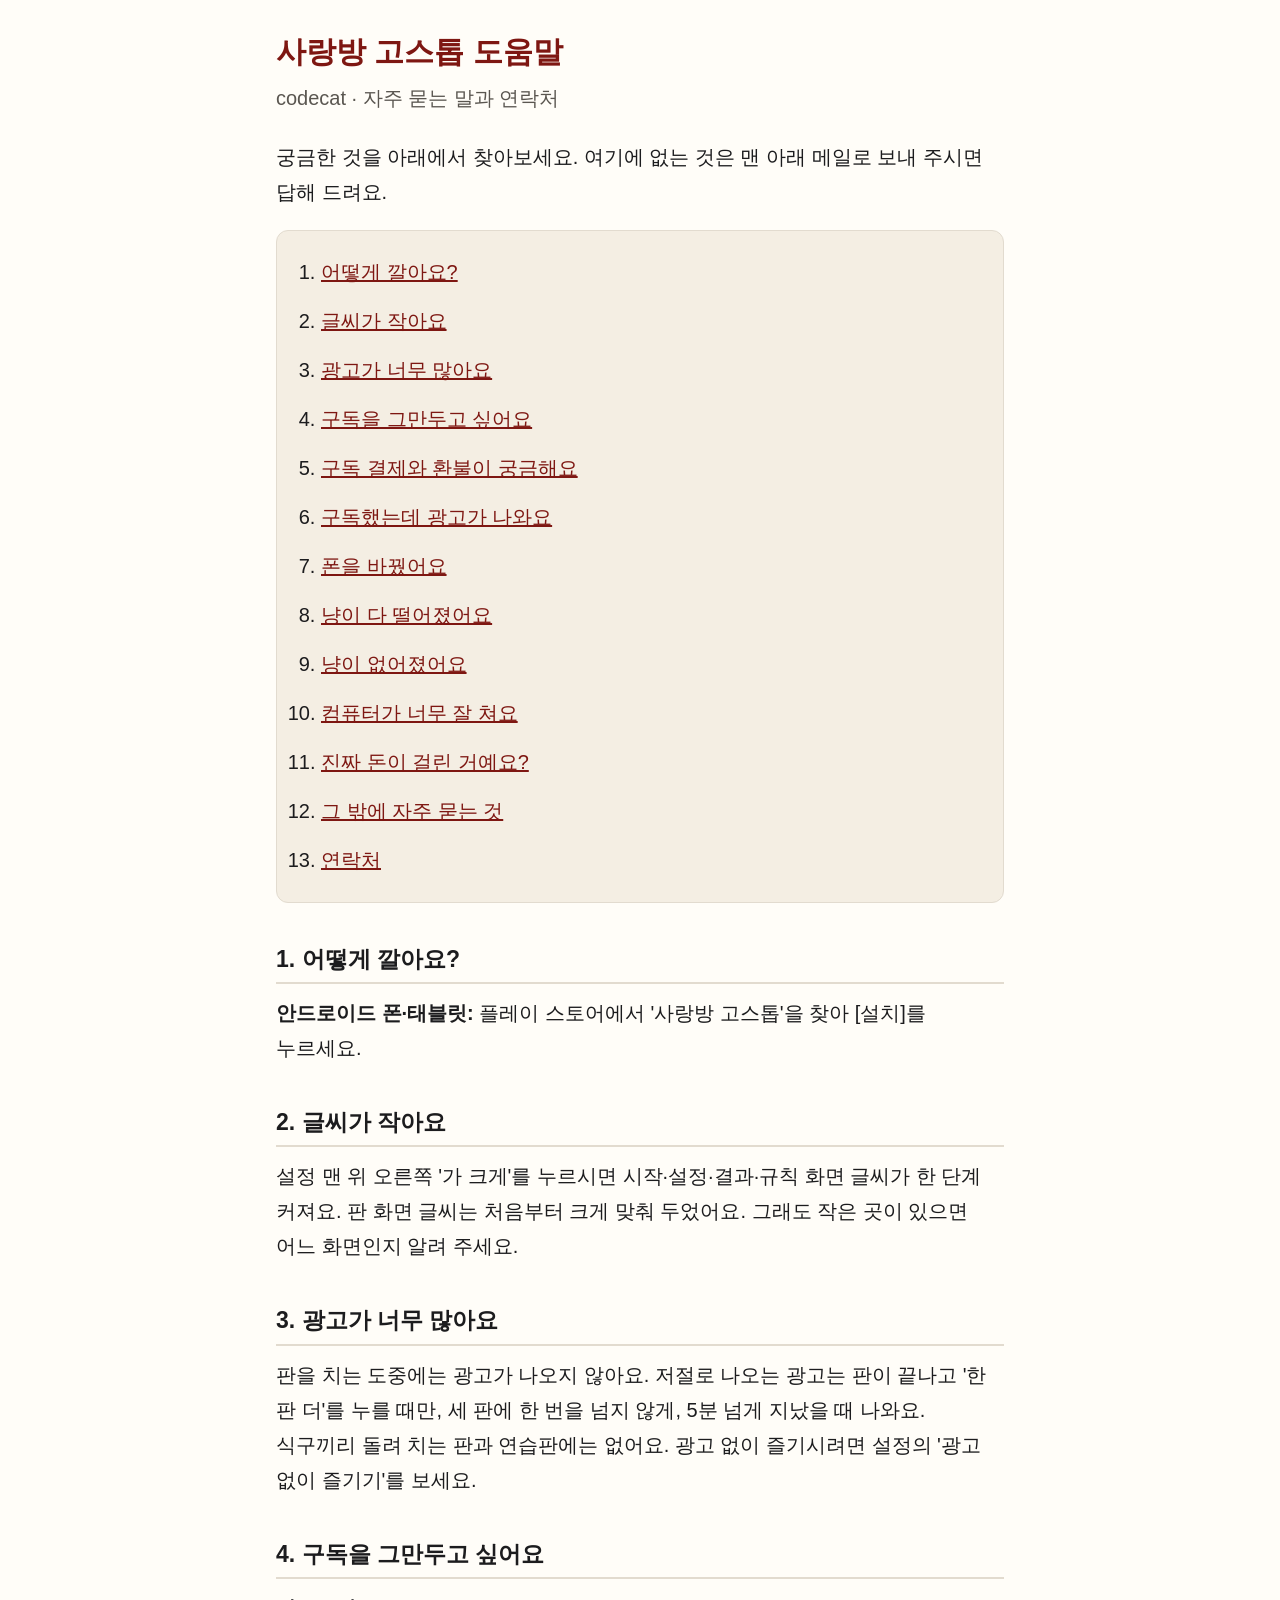
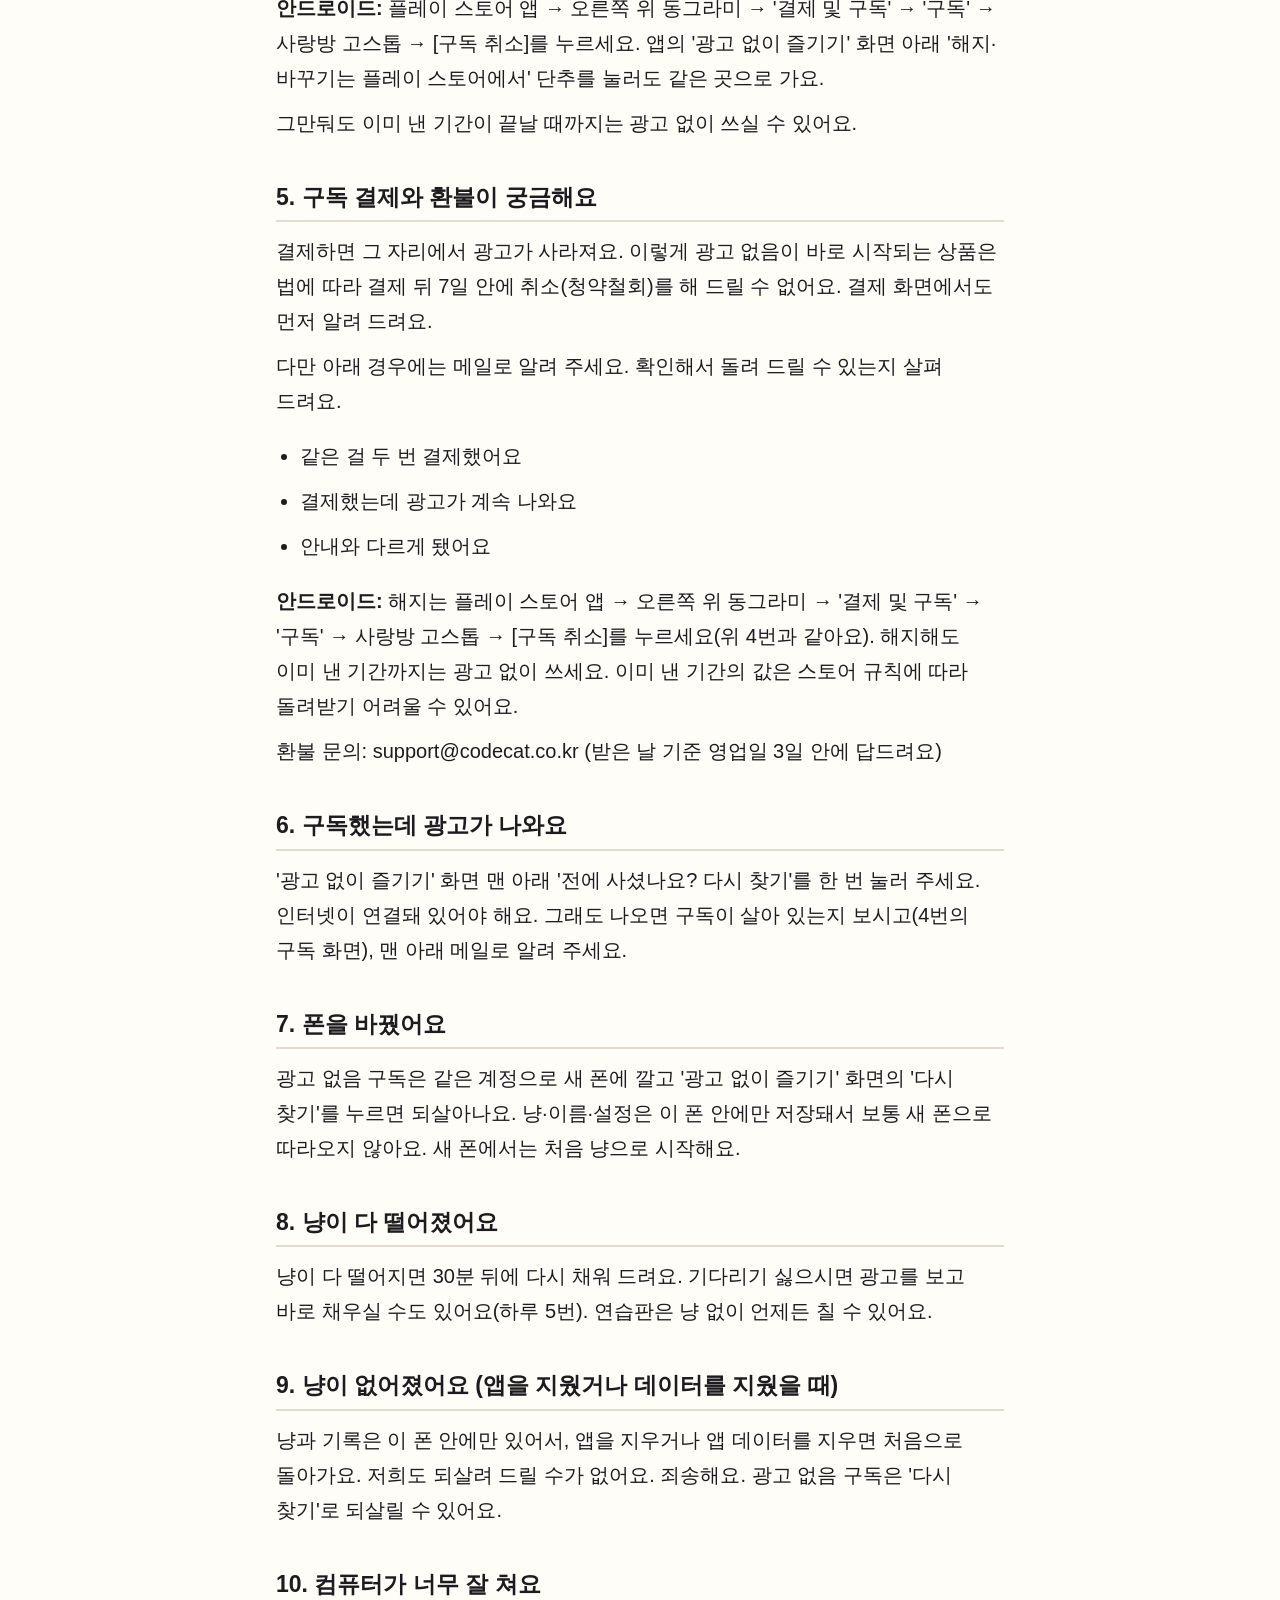
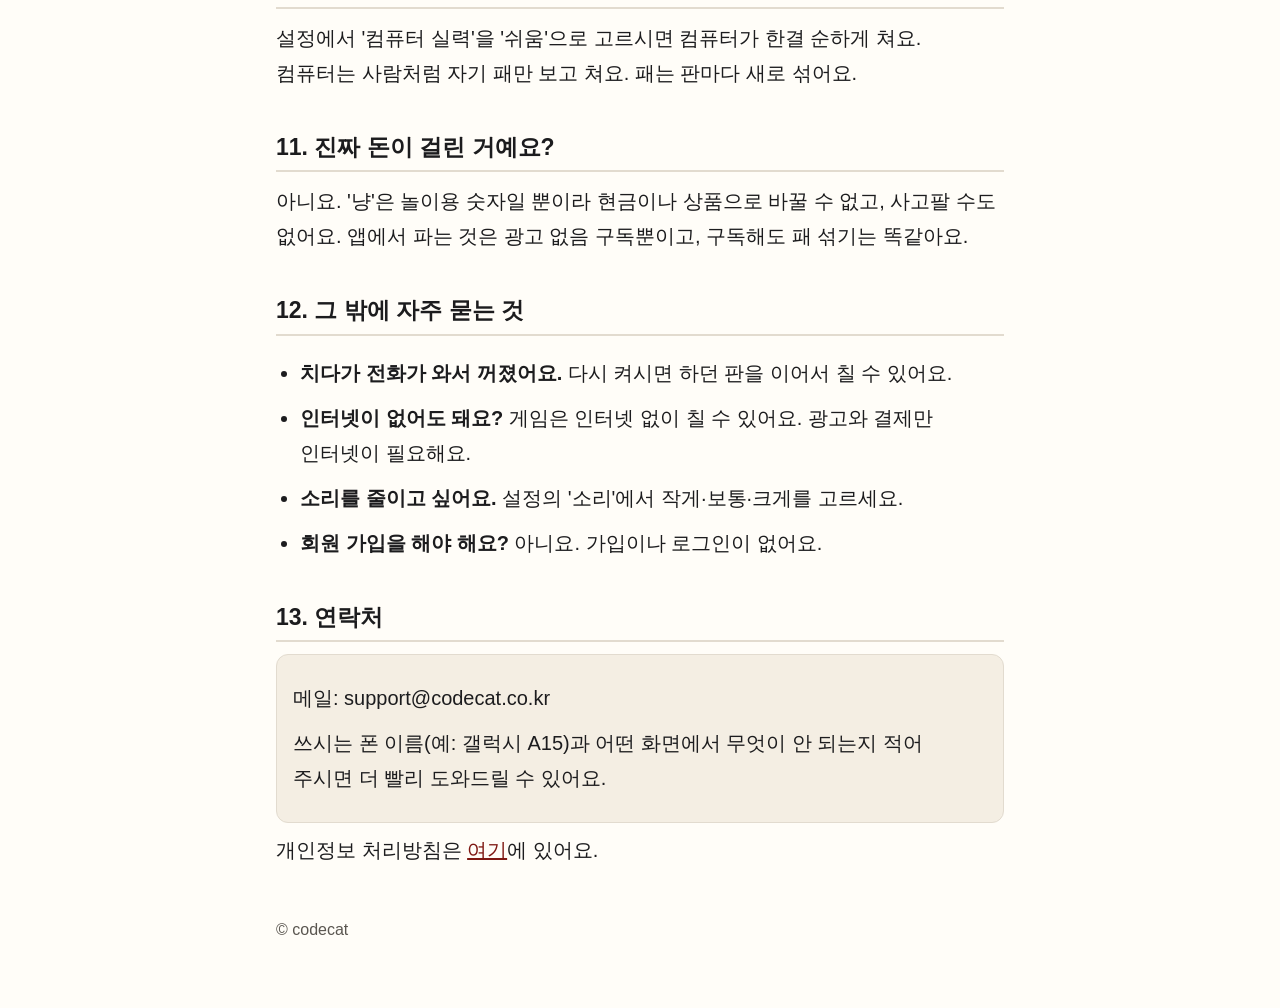
<file: t-6de847/support.html>
<!doctype html>
<html lang="ko">
<head>
<meta name="robots" content="noindex,nofollow">
<meta charset="utf-8">
<meta name="viewport" content="width=device-width, initial-scale=1">
<title>사랑방 고스톱 도움말</title><link rel="icon" type="image/svg+xml" href="favicon.svg"><link rel="icon" type="image/png" href="favicon.png">
<!-- 게시용 지원(도움말) 페이지. 스토어 '지원 URL' 칸에 넣는다(앱스토어는 필수, docs/release/ios-appstore.md 7절). 답은 docs/release/faq.md 와 같다(faq.md 를 먼저 고치고 이 파일도 같이). 웹 앱과 함께 dist/support.html → GitHub Pages /<저장소>/support.html 로 올라간다. 모양은 privacy.html 과 같고 글자만 한 단계 크다. 바깥 파일·글꼴·스크립트 없음. 메일 칸은 채움(20261026). 아이폰판을 낼 때 "아이폰 ①·②·③" 주석 세 곳을 푼다. -->
<style>
:root { --bg:#FFFDF8; --fg:#1C1C1E; --muted:#5A5650; --line:#E2DBCF; --head:#F4EEE3; --accent:#7E1712; --mark:#FFE9A8; }
@media (prefers-color-scheme: dark) { :root { --bg:#18161A; --fg:#F2EEE8; --muted:#B9B2A8; --line:#3A3540; --head:#24212A; --accent:#F0A39A; --mark:#5A4A12; } }
* { box-sizing:border-box; }
body { margin:0; background:var(--bg); color:var(--fg); font:20px/1.75 "Apple SD Gothic Neo","Noto Sans KR","Malgun Gothic",sans-serif; word-break:keep-all; overflow-wrap:anywhere; }
main { max-width:760px; margin:0 auto; padding:32px 16px 64px; }
h1 { font-size:30px; line-height:1.35; margin:0 0 8px; color:var(--accent); }
.sub { color:var(--muted); margin:0 0 24px; }
h2 { font-size:23px; line-height:1.45; margin:40px 0 12px; padding-bottom:6px; border-bottom:2px solid var(--line); }
p, li { margin:10px 0; }
ul, ol { padding-left:24px; }
a { color:var(--accent); }
nav ol { background:var(--head); border:1px solid var(--line); border-radius:12px; padding:14px 16px 14px 44px; }
nav li { margin:6px 0; }
nav a { display:inline-block; padding:4px 0; }
.os { font-weight:700; }
.contact { background:var(--head); border:1px solid var(--line); border-radius:12px; padding:16px; }
mark { background:var(--mark); color:inherit; padding:0 2px; }
footer { margin-top:48px; color:var(--muted); font-size:16px; }
</style>
</head>
<body>
<main>
<h1>사랑방 고스톱 도움말</h1>
<p class="sub">codecat · 자주 묻는 말과 연락처</p>
<p>궁금한 것을 아래에서 찾아보세요. 여기에 없는 것은 맨 아래 메일로 보내 주시면 답해 드려요.</p>

<nav aria-label="질문 목록">
<ol>
<li><a href="#install">어떻게 깔아요?</a></li>
<li><a href="#text">글씨가 작아요</a></li>
<li><a href="#ads">광고가 너무 많아요</a></li>
<li><a href="#cancel">구독을 그만두고 싶어요</a></li>
<li><a href="#refund">구독 결제와 환불이 궁금해요</a></li>
<li><a href="#restore">구독했는데 광고가 나와요</a></li>
<li><a href="#newphone">폰을 바꿨어요</a></li>
<li><a href="#refill">냥이 다 떨어졌어요</a></li>
<li><a href="#lost">냥이 없어졌어요</a></li>
<li><a href="#hard">컴퓨터가 너무 잘 쳐요</a></li>
<li><a href="#money">진짜 돈이 걸린 거예요?</a></li>
<li><a href="#more">그 밖에 자주 묻는 것</a></li>
<li><a href="#contact">연락처</a></li>
</ol>
</nav>

<h2 id="install">1. 어떻게 깔아요?</h2>
<p><span class="os">안드로이드 폰·태블릿:</span> 플레이 스토어에서 '사랑방 고스톱'을 찾아 [설치]를 누르세요.</p>
<!-- 아이폰 ①: 아이폰판을 내면 아래 줄의 주석을 푼다
<p><span class="os">아이폰·아이패드:</span> 앱스토어에서 '사랑방 고스톱'을 찾아 [받기]를 누르세요.</p>
-->

<h2 id="text">2. 글씨가 작아요</h2>
<p>설정 맨 위 오른쪽 '가 크게'를 누르시면 시작·설정·결과·규칙 화면 글씨가 한 단계 커져요. 판 화면 글씨는 처음부터 크게 맞춰 두었어요. 그래도 작은 곳이 있으면 어느 화면인지 알려 주세요.</p>

<!-- 아이폰 ④: 아이폰판을 내면 아래 줄의 주석을 푼다(아이폰은 기기 글자 크기를 앱이 못 읽음 — faq.md 2번)
<p><span class="os">아이폰·아이패드:</span> 기기 '설정'에서 글자 크기를 키워도 이 앱 글씨는 따라 커지지 않아요. 앱 설정의 '가 크게'를 눌러 주세요.</p>
-->
<h2 id="ads">3. 광고가 너무 많아요</h2>
<p>판을 치는 도중에는 광고가 나오지 않아요. 저절로 나오는 광고는 판이 끝나고 '한 판 더'를 누를 때만, 세 판에 한 번을 넘지 않게, 5분 넘게 지났을 때 나와요. 식구끼리 돌려 치는 판과 연습판에는 없어요. 광고 없이 즐기시려면 설정의 '광고 없이 즐기기'를 보세요.</p>

<h2 id="cancel">4. 구독을 그만두고 싶어요</h2>
<p><span class="os">안드로이드:</span> 플레이 스토어 앱 → 오른쪽 위 동그라미 → '결제 및 구독' → '구독' → 사랑방 고스톱 → [구독 취소]를 누르세요. 앱의 '광고 없이 즐기기' 화면 아래 '해지·바꾸기는 플레이 스토어에서' 단추를 눌러도 같은 곳으로 가요.</p>
<!-- 아이폰 ②: 아이폰에 구독을 켜면(1.1) 아래 줄의 주석을 푼다(구독 관리 길은 애플 지원 'Apple 구독 취소하기' support.apple.com/ko-kr/118428 과 같음, 20261024 확인)
<p><span class="os">아이폰·아이패드:</span> 기기 '설정' → 맨 위 내 이름 → '구독' → 사랑방 고스톱 → [구독 취소]를 누르세요.</p>
-->
<p>그만둬도 이미 낸 기간이 끝날 때까지는 광고 없이 쓰실 수 있어요.</p>

<h2 id="refund">5. 구독 결제와 환불이 궁금해요</h2>
<p>결제하면 그 자리에서 광고가 사라져요. 이렇게 광고 없음이 바로 시작되는 상품은 법에 따라 결제 뒤 7일 안에 취소(청약철회)를 해 드릴 수 없어요. 결제 화면에서도 먼저 알려 드려요.</p>
<p>다만 아래 경우에는 메일로 알려 주세요. 확인해서 돌려 드릴 수 있는지 살펴 드려요.</p>
<ul>
<li>같은 걸 두 번 결제했어요</li>
<li>결제했는데 광고가 계속 나와요</li>
<li>안내와 다르게 됐어요</li>
</ul>
<p><span class="os">안드로이드:</span> 해지는 플레이 스토어 앱 → 오른쪽 위 동그라미 → '결제 및 구독' → '구독' → 사랑방 고스톱 → [구독 취소]를 누르세요(위 4번과 같아요). 해지해도 이미 낸 기간까지는 광고 없이 쓰세요. 이미 낸 기간의 값은 스토어 규칙에 따라 돌려받기 어려울 수 있어요.</p>
<!-- 아이폰(1.1): 구독을 켜면 위 안드로이드 줄 옆에 아래 줄의 주석을 푼다(해지 길은 4번의 아이폰 줄과 같게, 환불은 애플 '문제 신고' reportaproblem.apple.com — sub-refund-copy.md 3절)
<p><span class="os">아이폰·아이패드:</span> 해지는 기기 '설정' → 맨 위 내 이름 → '구독' → 사랑방 고스톱 → [구독 취소]를 누르세요. 환불은 애플 '문제 신고'(reportaproblem.apple.com)에서도 요청하실 수 있어요.</p>
-->
<p>환불 문의: support@codecat.co.kr (받은 날 기준 영업일 3일 안에 답드려요)</p>

<h2 id="restore">6. 구독했는데 광고가 나와요</h2>
<p>'광고 없이 즐기기' 화면 맨 아래 '전에 사셨나요? 다시 찾기'를 한 번 눌러 주세요. 인터넷이 연결돼 있어야 해요. 그래도 나오면 구독이 살아 있는지 보시고(4번의 구독 화면), 맨 아래 메일로 알려 주세요.</p>

<h2 id="newphone">7. 폰을 바꿨어요</h2>
<p>광고 없음 구독은 같은 계정으로 새 폰에 깔고 '광고 없이 즐기기' 화면의 '다시 찾기'를 누르면 되살아나요. 냥·이름·설정은 이 폰 안에만 저장돼서 보통 새 폰으로 따라오지 않아요. 새 폰에서는 처음 냥으로 시작해요.</p>
<!-- 아이폰 ③: 아이폰판을 내면 아래 줄의 주석을 푼다(앱 데이터가 iCloud·컴퓨터 백업에 들어감 — 이재명 과장 시뮬레이터 확인 20261024)
<p><span class="os">아이폰·아이패드:</span> 새 아이폰을 iCloud 백업이나 컴퓨터 백업으로 옮기면 냥·이름·설정도 같이 따라와요. 백업 없이 새로 깔면 처음 냥으로 시작해요.</p>
-->

<h2 id="refill">8. 냥이 다 떨어졌어요</h2>
<p>냥이 다 떨어지면 30분 뒤에 다시 채워 드려요. 기다리기 싫으시면 광고를 보고 바로 채우실 수도 있어요(하루 5번). 연습판은 냥 없이 언제든 칠 수 있어요.</p>

<!-- 아이폰 ⑤: 광고 없는 아이폰 첫 버전을 내면 아래 줄의 주석을 푼다(광고·구독을 켜면 지운다 — faq.md 7·13번)
<p><span class="os">아이폰·아이패드 첫 버전:</span> 광고로 바로 채우기는 없어요. 30분 뒤에 다시 채워 드려요.</p>
-->
<h2 id="lost">9. 냥이 없어졌어요 (앱을 지웠거나 데이터를 지웠을 때)</h2>
<p>냥과 기록은 이 폰 안에만 있어서, 앱을 지우거나 앱 데이터를 지우면 처음으로 돌아가요. 저희도 되살려 드릴 수가 없어요. 죄송해요. 광고 없음 구독은 '다시 찾기'로 되살릴 수 있어요.</p>

<h2 id="hard">10. 컴퓨터가 너무 잘 쳐요</h2>
<p>설정에서 '컴퓨터 실력'을 '쉬움'으로 고르시면 컴퓨터가 한결 순하게 쳐요. 컴퓨터는 사람처럼 자기 패만 보고 쳐요. 패는 판마다 새로 섞어요.</p>

<h2 id="money">11. 진짜 돈이 걸린 거예요?</h2>
<p>아니요. '냥'은 놀이용 숫자일 뿐이라 현금이나 상품으로 바꿀 수 없고, 사고팔 수도 없어요. 앱에서 파는 것은 광고 없음 구독뿐이고, 구독해도 패 섞기는 똑같아요.</p>

<h2 id="more">12. 그 밖에 자주 묻는 것</h2>
<ul>
<li><strong>치다가 전화가 와서 꺼졌어요.</strong> 다시 켜시면 하던 판을 이어서 칠 수 있어요.</li>
<li><strong>인터넷이 없어도 돼요?</strong> 게임은 인터넷 없이 칠 수 있어요. 광고와 결제만 인터넷이 필요해요.</li>
<li><strong>소리를 줄이고 싶어요.</strong> 설정의 '소리'에서 작게·보통·크게를 고르세요.</li>
<li><strong>회원 가입을 해야 해요?</strong> 아니요. 가입이나 로그인이 없어요.</li>
</ul>

<h2 id="contact">13. 연락처</h2>
<div class="contact">
<p>메일: support@codecat.co.kr</p>
<p>쓰시는 폰 이름(예: 갤럭시 A15)과 어떤 화면에서 무엇이 안 되는지 적어 주시면 더 빨리 도와드릴 수 있어요.</p>
</div>
<p>개인정보 처리방침은 <a href="privacy.html">여기</a>에 있어요.</p>

<footer>© codecat</footer>
</main>
</body>
</html>
</file>
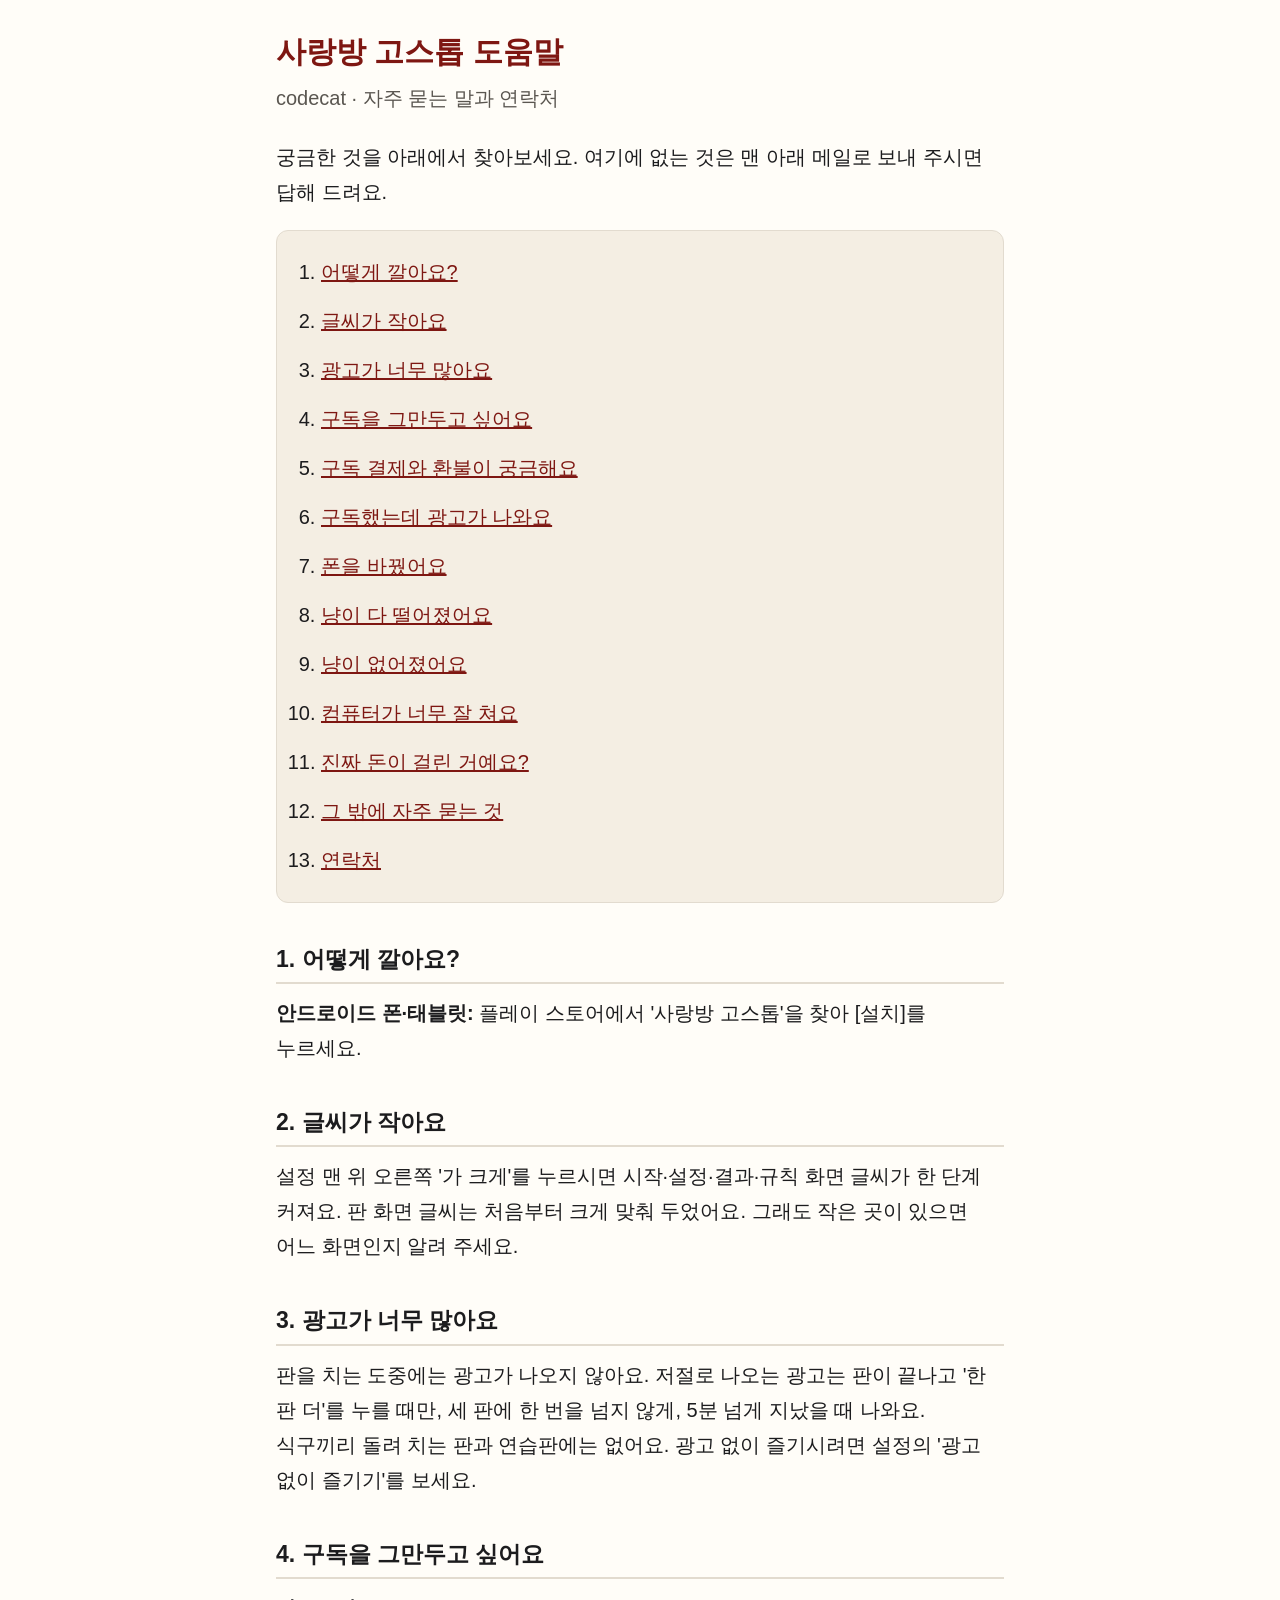
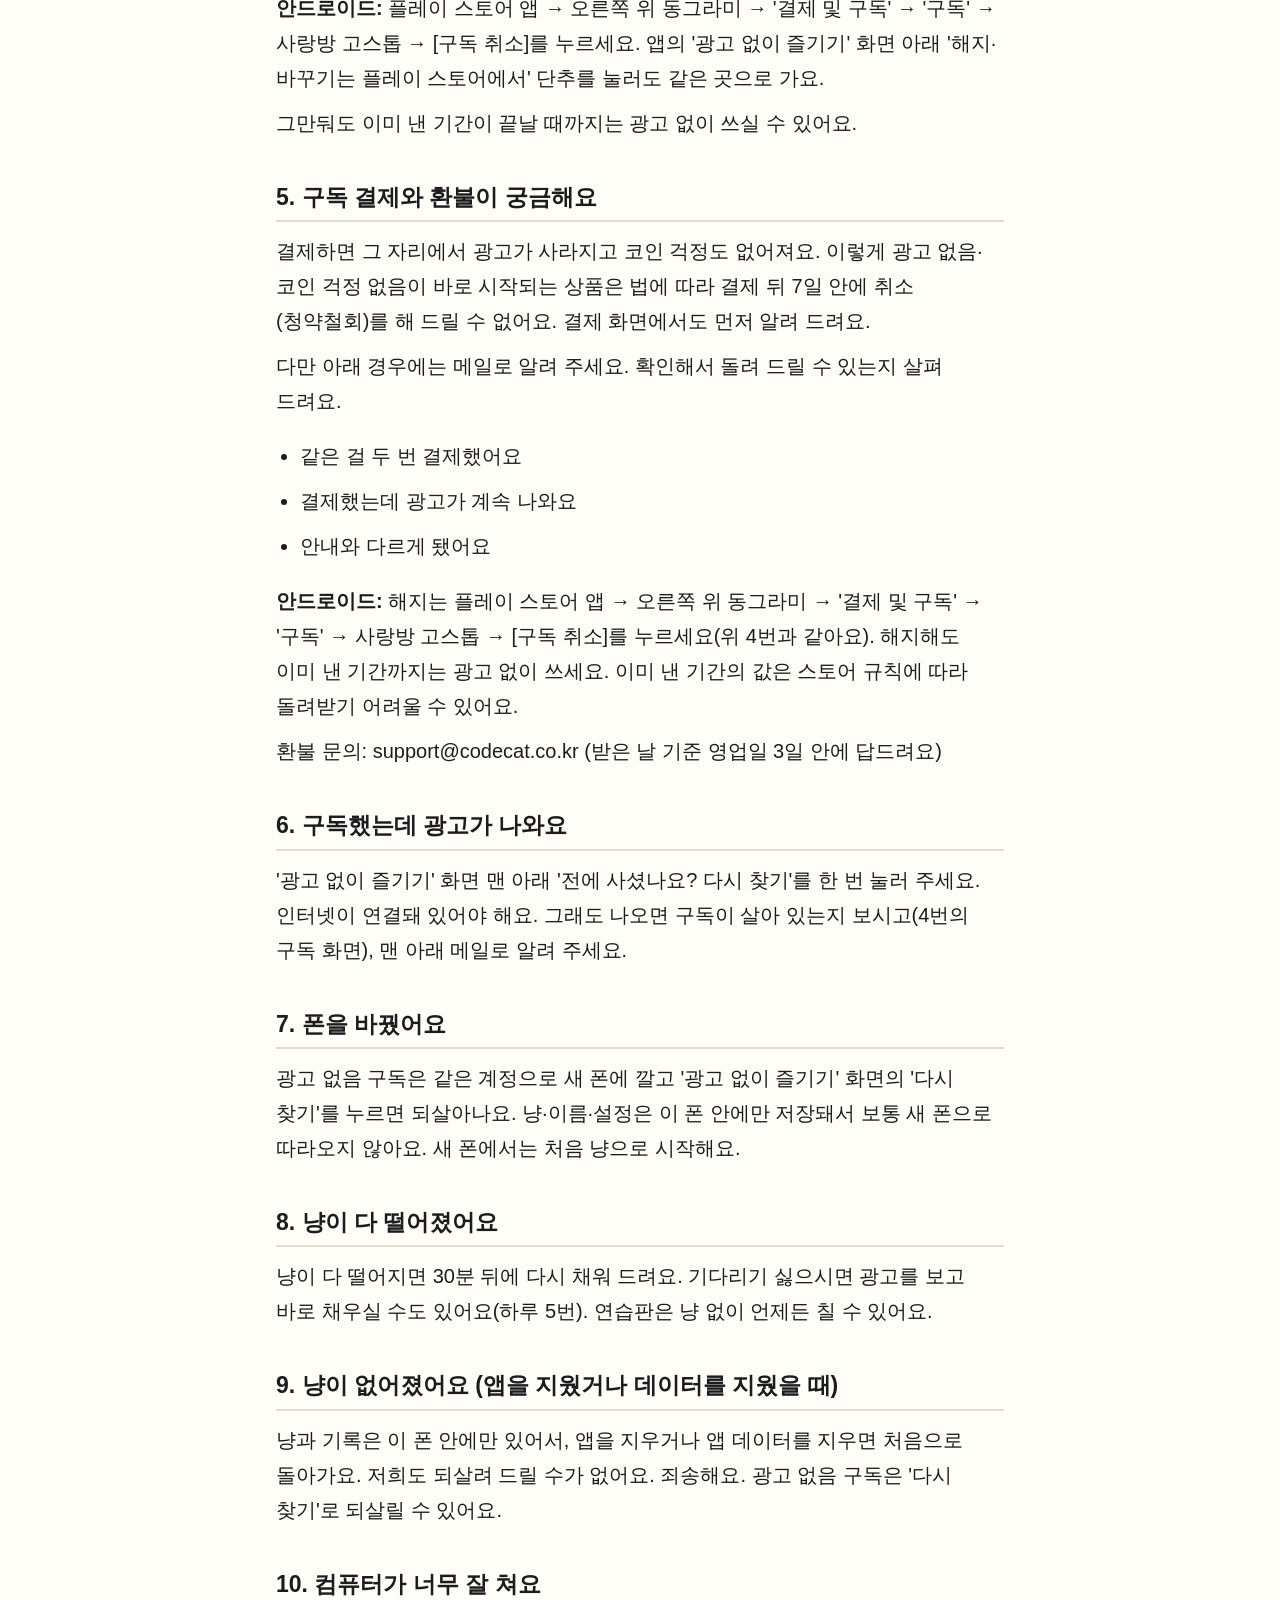
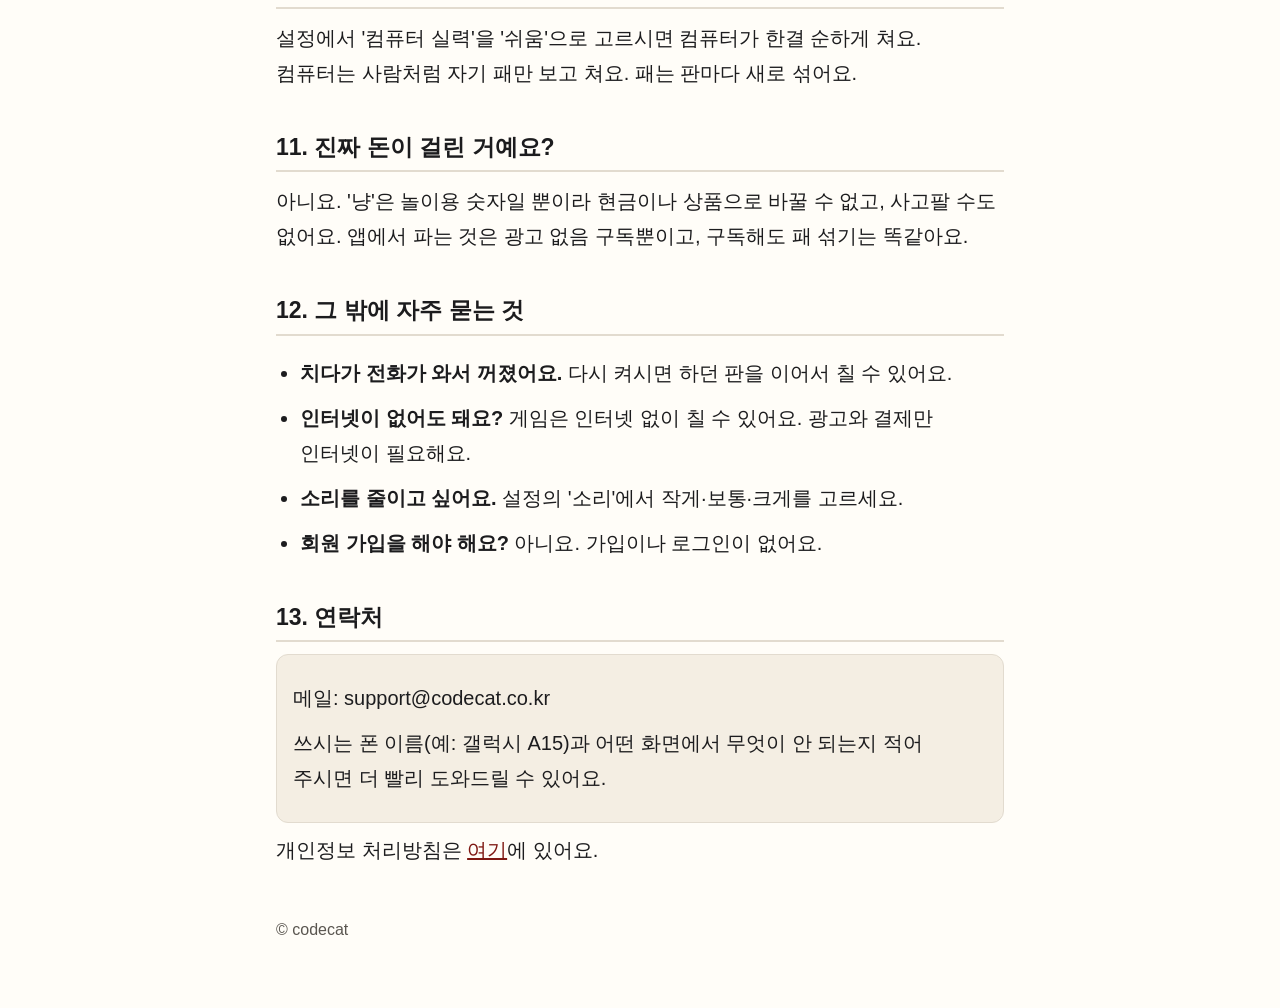
<file: sarangbang/test/support.html>
<!doctype html>
<html lang="ko">
<head><meta name="robots" content="noindex,nofollow">
<meta charset="utf-8">
<meta name="viewport" content="width=device-width, initial-scale=1">
<title>사랑방 고스톱 도움말</title><link rel="icon" type="image/svg+xml" href="favicon.svg"><link rel="icon" type="image/png" href="favicon.png">
<!-- 게시용 지원(도움말) 페이지. 스토어 '지원 URL' 칸에 넣는다(앱스토어는 필수, docs/release/ios-appstore.md 7절). 답은 docs/release/faq.md 와 같다(faq.md 를 먼저 고치고 이 파일도 같이). 웹 앱과 함께 dist/support.html → GitHub Pages /<저장소>/support.html 로 올라간다. 모양은 privacy.html 과 같고 글자만 한 단계 크다. 바깥 파일·글꼴·스크립트 없음. 메일 칸은 채움(20261026). 아이폰판을 낼 때 "아이폰 ①·②·③" 주석 세 곳을 푼다. -->
<style>
:root { --bg:#FFFDF8; --fg:#1C1C1E; --muted:#5A5650; --line:#E2DBCF; --head:#F4EEE3; --accent:#7E1712; --mark:#FFE9A8; }
@media (prefers-color-scheme: dark) { :root { --bg:#18161A; --fg:#F2EEE8; --muted:#B9B2A8; --line:#3A3540; --head:#24212A; --accent:#F0A39A; --mark:#5A4A12; } }
* { box-sizing:border-box; }
body { margin:0; background:var(--bg); color:var(--fg); font:20px/1.75 "Apple SD Gothic Neo","Noto Sans KR","Malgun Gothic",sans-serif; word-break:keep-all; overflow-wrap:anywhere; }
main { max-width:760px; margin:0 auto; padding:32px 16px 64px; }
h1 { font-size:30px; line-height:1.35; margin:0 0 8px; color:var(--accent); }
.sub { color:var(--muted); margin:0 0 24px; }
h2 { font-size:23px; line-height:1.45; margin:40px 0 12px; padding-bottom:6px; border-bottom:2px solid var(--line); }
p, li { margin:10px 0; }
ul, ol { padding-left:24px; }
a { color:var(--accent); }
nav ol { background:var(--head); border:1px solid var(--line); border-radius:12px; padding:14px 16px 14px 44px; }
nav li { margin:6px 0; }
nav a { display:inline-block; padding:4px 0; }
.os { font-weight:700; }
.contact { background:var(--head); border:1px solid var(--line); border-radius:12px; padding:16px; }
mark { background:var(--mark); color:inherit; padding:0 2px; }
footer { margin-top:48px; color:var(--muted); font-size:16px; }
</style>
</head>
<body>
<main>
<h1>사랑방 고스톱 도움말</h1>
<p class="sub">codecat · 자주 묻는 말과 연락처</p>
<p>궁금한 것을 아래에서 찾아보세요. 여기에 없는 것은 맨 아래 메일로 보내 주시면 답해 드려요.</p>

<nav aria-label="질문 목록">
<ol>
<li><a href="#install">어떻게 깔아요?</a></li>
<li><a href="#text">글씨가 작아요</a></li>
<li><a href="#ads">광고가 너무 많아요</a></li>
<li><a href="#cancel">구독을 그만두고 싶어요</a></li>
<li><a href="#refund">구독 결제와 환불이 궁금해요</a></li>
<li><a href="#restore">구독했는데 광고가 나와요</a></li>
<li><a href="#newphone">폰을 바꿨어요</a></li>
<li><a href="#refill">냥이 다 떨어졌어요</a></li>
<li><a href="#lost">냥이 없어졌어요</a></li>
<li><a href="#hard">컴퓨터가 너무 잘 쳐요</a></li>
<li><a href="#money">진짜 돈이 걸린 거예요?</a></li>
<li><a href="#more">그 밖에 자주 묻는 것</a></li>
<li><a href="#contact">연락처</a></li>
</ol>
</nav>

<h2 id="install">1. 어떻게 깔아요?</h2>
<p><span class="os">안드로이드 폰·태블릿:</span> 플레이 스토어에서 '사랑방 고스톱'을 찾아 [설치]를 누르세요.</p>
<!-- 아이폰 ①: 아이폰판을 내면 아래 줄의 주석을 푼다
<p><span class="os">아이폰·아이패드:</span> 앱스토어에서 '사랑방 고스톱'을 찾아 [받기]를 누르세요.</p>
-->

<h2 id="text">2. 글씨가 작아요</h2>
<p>설정 맨 위 오른쪽 '가 크게'를 누르시면 시작·설정·결과·규칙 화면 글씨가 한 단계 커져요. 판 화면 글씨는 처음부터 크게 맞춰 두었어요. 그래도 작은 곳이 있으면 어느 화면인지 알려 주세요.</p>

<!-- 아이폰 ④: 아이폰판을 내면 아래 줄의 주석을 푼다(아이폰은 기기 글자 크기를 앱이 못 읽음 — faq.md 2번)
<p><span class="os">아이폰·아이패드:</span> 기기 '설정'에서 글자 크기를 키워도 이 앱 글씨는 따라 커지지 않아요. 앱 설정의 '가 크게'를 눌러 주세요.</p>
-->
<h2 id="ads">3. 광고가 너무 많아요</h2>
<p>판을 치는 도중에는 광고가 나오지 않아요. 저절로 나오는 광고는 판이 끝나고 '한 판 더'를 누를 때만, 세 판에 한 번을 넘지 않게, 5분 넘게 지났을 때 나와요. 식구끼리 돌려 치는 판과 연습판에는 없어요. 광고 없이 즐기시려면 설정의 '광고 없이 즐기기'를 보세요.</p>

<h2 id="cancel">4. 구독을 그만두고 싶어요</h2>
<p><span class="os">안드로이드:</span> 플레이 스토어 앱 → 오른쪽 위 동그라미 → '결제 및 구독' → '구독' → 사랑방 고스톱 → [구독 취소]를 누르세요. 앱의 '광고 없이 즐기기' 화면 아래 '해지·바꾸기는 플레이 스토어에서' 단추를 눌러도 같은 곳으로 가요.</p>
<!-- 아이폰 ②: 아이폰에 구독을 켜면(1.1) 아래 줄의 주석을 푼다(구독 관리 길은 애플 지원 'Apple 구독 취소하기' support.apple.com/ko-kr/118428 과 같음, 20261024 확인)
<p><span class="os">아이폰·아이패드:</span> 기기 '설정' → 맨 위 내 이름 → '구독' → 사랑방 고스톱 → [구독 취소]를 누르세요.</p>
-->
<p>그만둬도 이미 낸 기간이 끝날 때까지는 광고 없이 쓰실 수 있어요.</p>

<h2 id="refund">5. 구독 결제와 환불이 궁금해요</h2>
<p>결제하면 그 자리에서 광고가 사라지고 코인 걱정도 없어져요. 이렇게 광고 없음·코인 걱정 없음이 바로 시작되는 상품은 법에 따라 결제 뒤 7일 안에 취소(청약철회)를 해 드릴 수 없어요. 결제 화면에서도 먼저 알려 드려요.</p>
<p>다만 아래 경우에는 메일로 알려 주세요. 확인해서 돌려 드릴 수 있는지 살펴 드려요.</p>
<ul>
<li>같은 걸 두 번 결제했어요</li>
<li>결제했는데 광고가 계속 나와요</li>
<li>안내와 다르게 됐어요</li>
</ul>
<p><span class="os">안드로이드:</span> 해지는 플레이 스토어 앱 → 오른쪽 위 동그라미 → '결제 및 구독' → '구독' → 사랑방 고스톱 → [구독 취소]를 누르세요(위 4번과 같아요). 해지해도 이미 낸 기간까지는 광고 없이 쓰세요. 이미 낸 기간의 값은 스토어 규칙에 따라 돌려받기 어려울 수 있어요.</p>
<!-- 아이폰(1.1): 구독을 켜면 위 안드로이드 줄 옆에 아래 줄의 주석을 푼다(해지 길은 4번의 아이폰 줄과 같게, 환불은 애플 '문제 신고' reportaproblem.apple.com — sub-refund-copy.md 3절)
<p><span class="os">아이폰·아이패드:</span> 해지는 기기 '설정' → 맨 위 내 이름 → '구독' → 사랑방 고스톱 → [구독 취소]를 누르세요. 환불은 애플 '문제 신고'(reportaproblem.apple.com)에서도 요청하실 수 있어요.</p>
-->
<p>환불 문의: support@codecat.co.kr (받은 날 기준 영업일 3일 안에 답드려요)</p>

<h2 id="restore">6. 구독했는데 광고가 나와요</h2>
<p>'광고 없이 즐기기' 화면 맨 아래 '전에 사셨나요? 다시 찾기'를 한 번 눌러 주세요. 인터넷이 연결돼 있어야 해요. 그래도 나오면 구독이 살아 있는지 보시고(4번의 구독 화면), 맨 아래 메일로 알려 주세요.</p>

<h2 id="newphone">7. 폰을 바꿨어요</h2>
<p>광고 없음 구독은 같은 계정으로 새 폰에 깔고 '광고 없이 즐기기' 화면의 '다시 찾기'를 누르면 되살아나요. 냥·이름·설정은 이 폰 안에만 저장돼서 보통 새 폰으로 따라오지 않아요. 새 폰에서는 처음 냥으로 시작해요.</p>
<!-- 아이폰 ③: 아이폰판을 내면 아래 줄의 주석을 푼다(앱 데이터가 iCloud·컴퓨터 백업에 들어감 — 이재명 과장 시뮬레이터 확인 20261024)
<p><span class="os">아이폰·아이패드:</span> 새 아이폰을 iCloud 백업이나 컴퓨터 백업으로 옮기면 냥·이름·설정도 같이 따라와요. 백업 없이 새로 깔면 처음 냥으로 시작해요.</p>
-->

<h2 id="refill">8. 냥이 다 떨어졌어요</h2>
<p>냥이 다 떨어지면 30분 뒤에 다시 채워 드려요. 기다리기 싫으시면 광고를 보고 바로 채우실 수도 있어요(하루 5번). 연습판은 냥 없이 언제든 칠 수 있어요.</p>

<!-- 아이폰 ⑤: 광고 없는 아이폰 첫 버전을 내면 아래 줄의 주석을 푼다(광고·구독을 켜면 지운다 — faq.md 7·13번)
<p><span class="os">아이폰·아이패드 첫 버전:</span> 광고로 바로 채우기는 없어요. 30분 뒤에 다시 채워 드려요.</p>
-->
<h2 id="lost">9. 냥이 없어졌어요 (앱을 지웠거나 데이터를 지웠을 때)</h2>
<p>냥과 기록은 이 폰 안에만 있어서, 앱을 지우거나 앱 데이터를 지우면 처음으로 돌아가요. 저희도 되살려 드릴 수가 없어요. 죄송해요. 광고 없음 구독은 '다시 찾기'로 되살릴 수 있어요.</p>

<h2 id="hard">10. 컴퓨터가 너무 잘 쳐요</h2>
<p>설정에서 '컴퓨터 실력'을 '쉬움'으로 고르시면 컴퓨터가 한결 순하게 쳐요. 컴퓨터는 사람처럼 자기 패만 보고 쳐요. 패는 판마다 새로 섞어요.</p>

<h2 id="money">11. 진짜 돈이 걸린 거예요?</h2>
<p>아니요. '냥'은 놀이용 숫자일 뿐이라 현금이나 상품으로 바꿀 수 없고, 사고팔 수도 없어요. 앱에서 파는 것은 광고 없음 구독뿐이고, 구독해도 패 섞기는 똑같아요.</p>

<h2 id="more">12. 그 밖에 자주 묻는 것</h2>
<ul>
<li><strong>치다가 전화가 와서 꺼졌어요.</strong> 다시 켜시면 하던 판을 이어서 칠 수 있어요.</li>
<li><strong>인터넷이 없어도 돼요?</strong> 게임은 인터넷 없이 칠 수 있어요. 광고와 결제만 인터넷이 필요해요.</li>
<li><strong>소리를 줄이고 싶어요.</strong> 설정의 '소리'에서 작게·보통·크게를 고르세요.</li>
<li><strong>회원 가입을 해야 해요?</strong> 아니요. 가입이나 로그인이 없어요.</li>
</ul>

<h2 id="contact">13. 연락처</h2>
<div class="contact">
<p>메일: support@codecat.co.kr</p>
<p>쓰시는 폰 이름(예: 갤럭시 A15)과 어떤 화면에서 무엇이 안 되는지 적어 주시면 더 빨리 도와드릴 수 있어요.</p>
</div>
<p>개인정보 처리방침은 <a href="privacy.html">여기</a>에 있어요.</p>

<footer>© codecat</footer>
</main>
</body>
</html>
</file>
<file: sarangbang/test/assets/index-ChdG5JON.css>
@font-face{font-family:Noto Serif KR;font-style:normal;font-display:swap;font-weight:700;src:url(/sarangbang/test/assets/noto-serif-kr-0-700-normal-BBpAz5GP.woff2)format("woff2");unicode-range:U+F9CA-FA0B,U+FF03-FF05,U+FF07,U+FF0A-FF0B,U+FF0D-FF19,U+FF1B,U+FF1D,U+FF20-FF5B,U+FF5D,U+FFE0-FFE3,U+FFE5-FFE6}@font-face{font-family:Noto Serif KR;font-style:normal;font-display:swap;font-weight:700;src:url(/sarangbang/test/assets/noto-serif-kr-1-700-normal-DNMaq9vR.woff2)format("woff2");unicode-range:U+F92F-F980,U+F982-F9C9}@font-face{font-family:Noto Serif KR;font-style:normal;font-display:swap;font-weight:700;src:url(/sarangbang/test/assets/noto-serif-kr-2-700-normal-D7zgWc7p.woff2)format("woff2");unicode-range:U+D723-D728,U+D72A-D733,U+D735-D748,U+D74A-D74F,U+D752-D753,U+D755-D757,U+D75A-D75F,U+D762-D764,U+D766-D768,U+D76A-D76B,U+D76D-D76F,U+D771-D787,U+D789-D78B,U+D78D-D78F,U+D791-D797,U+D79A,U+D79C,U+D79E-D7A3,U+F900-F909,U+F90B-F92E}@font-face{font-family:Noto Serif KR;font-style:normal;font-display:swap;font-weight:700;src:url(/sarangbang/test/assets/noto-serif-kr-3-700-normal-C1KUs9mE.woff2)format("woff2");unicode-range:U+D679-D68B,U+D68E-D69E,U+D6A0,U+D6A2-D6A7,U+D6A9-D6C3,U+D6C6-D6C7,U+D6C9-D6CB,U+D6CD-D6D3,U+D6D5-D6D6,U+D6D8-D6E3,U+D6E5-D6E7,U+D6E9-D6FB,U+D6FD-D717,U+D719-D71F,U+D721-D722}@font-face{font-family:Noto Serif KR;font-style:normal;font-display:swap;font-weight:700;src:url(/sarangbang/test/assets/noto-serif-kr-4-700-normal-CCjJjJ4L.woff2)format("woff2");unicode-range:U+D5BC-D5C7,U+D5CA-D5CB,U+D5CD-D5CF,U+D5D1-D5D7,U+D5D9-D5DA,U+D5DC,U+D5DE-D5E3,U+D5E6-D5E7,U+D5E9-D5EB,U+D5ED-D5F6,U+D5F8,U+D5FA-D5FF,U+D602-D603,U+D605-D607,U+D609-D60F,U+D612-D613,U+D616-D61B,U+D61D-D637,U+D63A-D63B,U+D63D-D63F,U+D641-D647,U+D64A-D64C,U+D64E-D653,U+D656-D657,U+D659-D65B,U+D65D-D666,U+D668,U+D66A-D678}@font-face{font-family:Noto Serif KR;font-style:normal;font-display:swap;font-weight:700;src:url(/sarangbang/test/assets/noto-serif-kr-5-700-normal-DByLr--O.woff2)format("woff2");unicode-range:U+D507,U+D509-D50B,U+D50D-D513,U+D515-D53B,U+D53E-D53F,U+D541-D543,U+D545-D54C,U+D54E,U+D550,U+D552-D557,U+D55A-D55B,U+D55D-D55F,U+D561-D564,U+D566-D567,U+D56A,U+D56C,U+D56E-D573,U+D576-D577,U+D579-D583,U+D585-D586,U+D58A-D5A4,U+D5A6-D5BB}@font-face{font-family:Noto Serif KR;font-style:normal;font-display:swap;font-weight:700;src:url(/sarangbang/test/assets/noto-serif-kr-6-700-normal-CK9ybQfs.woff2)format("woff2");unicode-range:U+D464-D477,U+D47A-D47B,U+D47D-D47F,U+D481-D487,U+D489-D48A,U+D48C,U+D48E-D4E7,U+D4E9-D503,U+D505-D506}@font-face{font-family:Noto Serif KR;font-style:normal;font-display:swap;font-weight:700;src:url(/sarangbang/test/assets/noto-serif-kr-7-700-normal-BzTuWdZd.woff2)format("woff2");unicode-range:U+D3BF-D3C7,U+D3CA-D3CF,U+D3D1-D3EB,U+D3EE-D3EF,U+D3F1-D3F3,U+D3F5-D3FB,U+D3FD-D400,U+D402-D45B,U+D45D-D463}@font-face{font-family:Noto Serif KR;font-style:normal;font-display:swap;font-weight:700;src:url(/sarangbang/test/assets/noto-serif-kr-8-700-normal-Cv5-WmXg.woff2)format("woff2");unicode-range:U+D2FF,U+D302-D304,U+D306-D30B,U+D30F,U+D311-D313,U+D315-D31B,U+D31E,U+D322-D324,U+D326-D327,U+D32A-D32B,U+D32D-D32F,U+D331-D337,U+D339-D33C,U+D33E-D37B,U+D37E-D37F,U+D381-D383,U+D385-D38B,U+D38E-D390,U+D392-D397,U+D39A-D39B,U+D39D-D39F,U+D3A1-D3A7,U+D3A9-D3AA,U+D3AC,U+D3AE-D3B3,U+D3B5-D3B7,U+D3B9-D3BB,U+D3BD-D3BE}@font-face{font-family:Noto Serif KR;font-style:normal;font-display:swap;font-weight:700;src:url(/sarangbang/test/assets/noto-serif-kr-9-700-normal-DkOEsexR.woff2)format("woff2");unicode-range:U+D257-D27F,U+D281-D29B,U+D29D-D29F,U+D2A1-D2AB,U+D2AD-D2B7,U+D2BA-D2BB,U+D2BD-D2BF,U+D2C1-D2C7,U+D2C9-D2EF,U+D2F2-D2F3,U+D2F5-D2F7,U+D2F9-D2FE}@font-face{font-family:Noto Serif KR;font-style:normal;font-display:swap;font-weight:700;src:url(/sarangbang/test/assets/noto-serif-kr-10-700-normal-BiRg8Mc2.woff2)format("woff2");unicode-range:U+D1B4,U+D1B6-D1F3,U+D1F5-D22B,U+D22E-D22F,U+D231-D233,U+D235-D23B,U+D23D-D240,U+D242-D256}@font-face{font-family:Noto Serif KR;font-style:normal;font-display:swap;font-weight:700;src:url(/sarangbang/test/assets/noto-serif-kr-11-700-normal-KpLxUqbI.woff2)format("woff2");unicode-range:U+D105-D12F,U+D132-D133,U+D135-D137,U+D139-D13F,U+D141-D142,U+D144,U+D146-D14B,U+D14E-D14F,U+D151-D153,U+D155-D15B,U+D15E-D187,U+D189-D19F,U+D1A2-D1A3,U+D1A5-D1A7,U+D1A9-D1AF,U+D1B2-D1B3}@font-face{font-family:Noto Serif KR;font-style:normal;font-display:swap;font-weight:700;src:url(/sarangbang/test/assets/noto-serif-kr-12-700-normal-DVyZQZ_Z.woff2)format("woff2");unicode-range:U+D04B-D04F,U+D051-D057,U+D059-D06B,U+D06D-D06F,U+D071-D073,U+D075-D07B,U+D07E-D0A3,U+D0A6-D0A7,U+D0A9-D0AB,U+D0AD-D0B3,U+D0B6,U+D0B8,U+D0BA-D0BF,U+D0C2-D0C3,U+D0C5-D0C7,U+D0C9-D0CF,U+D0D2,U+D0D6-D0DB,U+D0DE-D0DF,U+D0E1-D0E3,U+D0E5-D0EB,U+D0EE-D0F0,U+D0F2-D104}@font-face{font-family:Noto Serif KR;font-style:normal;font-display:swap;font-weight:700;src:url(/sarangbang/test/assets/noto-serif-kr-13-700-normal-BYehz_er.woff2)format("woff2");unicode-range:U+CFA2-CFC3,U+CFC5-CFDF,U+CFE2-CFE3,U+CFE5-CFE7,U+CFE9-CFF4,U+CFF6-CFFB,U+CFFD-CFFF,U+D001-D003,U+D005-D017,U+D019-D033,U+D036-D037,U+D039-D03B,U+D03D-D04A}@font-face{font-family:Noto Serif KR;font-style:normal;font-display:swap;font-weight:700;src:url(/sarangbang/test/assets/noto-serif-kr-14-700-normal-C8kjNMQD.woff2)format("woff2");unicode-range:U+CEF0-CEF3,U+CEF6,U+CEF9-CEFF,U+CF01-CF03,U+CF05-CF07,U+CF09-CF0F,U+CF11-CF12,U+CF14-CF1B,U+CF1D-CF1F,U+CF21-CF2F,U+CF31-CF53,U+CF56-CF57,U+CF59-CF5B,U+CF5D-CF63,U+CF66,U+CF68,U+CF6A-CF6F,U+CF71-CF84,U+CF86-CF8B,U+CF8D-CFA1}@font-face{font-family:Noto Serif KR;font-style:normal;font-display:swap;font-weight:700;src:url(/sarangbang/test/assets/noto-serif-kr-15-700-normal-DOME8sxZ.woff2)format("woff2");unicode-range:U+CE3C-CE57,U+CE5A-CE5B,U+CE5D-CE5F,U+CE61-CE67,U+CE6A,U+CE6C,U+CE6E-CE73,U+CE76-CE77,U+CE79-CE7B,U+CE7D-CE83,U+CE85-CE88,U+CE8A-CE8F,U+CE91-CE93,U+CE95-CE97,U+CE99-CE9F,U+CEA2,U+CEA4-CEAB,U+CEAD-CEE3,U+CEE6-CEE7,U+CEE9-CEEB,U+CEED-CEEF}@font-face{font-family:Noto Serif KR;font-style:normal;font-display:swap;font-weight:700;src:url(/sarangbang/test/assets/noto-serif-kr-16-700-normal-0WmWSHBr.woff2)format("woff2");unicode-range:U+CD92-CD93,U+CD96-CD97,U+CD99-CD9B,U+CD9D-CDA3,U+CDA6-CDA8,U+CDAA-CDAF,U+CDB1-CDC3,U+CDC5-CDCB,U+CDCD-CDE7,U+CDE9-CE03,U+CE05-CE1F,U+CE22-CE34,U+CE36-CE3B}@font-face{font-family:Noto Serif KR;font-style:normal;font-display:swap;font-weight:700;src:url(/sarangbang/test/assets/noto-serif-kr-17-700-normal-UbaS0Luz.woff2)format("woff2");unicode-range:U+CCEF-CD07,U+CD0A-CD0B,U+CD0D-CD1A,U+CD1C,U+CD1E-CD2B,U+CD2D-CD5B,U+CD5D-CD77,U+CD79-CD91}@font-face{font-family:Noto Serif KR;font-style:normal;font-display:swap;font-weight:700;src:url(/sarangbang/test/assets/noto-serif-kr-18-700-normal-CEznm4Sc.woff2)format("woff2");unicode-range:U+CC3F-CC43,U+CC46-CC47,U+CC49-CC4B,U+CC4D-CC53,U+CC55-CC58,U+CC5A-CC5F,U+CC61-CC97,U+CC9A-CC9B,U+CC9D-CC9F,U+CCA1-CCA7,U+CCAA,U+CCAC,U+CCAE-CCB3,U+CCB6-CCB7,U+CCB9-CCBB,U+CCBD-CCCF,U+CCD1-CCE3,U+CCE5-CCEE}@font-face{font-family:Noto Serif KR;font-style:normal;font-display:swap;font-weight:700;src:url(/sarangbang/test/assets/noto-serif-kr-19-700-normal-BaYAnmp5.woff2)format("woff2");unicode-range:U+CB91-CBD3,U+CBD5-CBE3,U+CBE5-CC0B,U+CC0E-CC0F,U+CC11-CC13,U+CC15-CC1B,U+CC1D-CC20,U+CC23-CC27,U+CC2A-CC2B,U+CC2D,U+CC2F,U+CC31-CC37,U+CC3A,U+CC3C}@font-face{font-family:Noto Serif KR;font-style:normal;font-display:swap;font-weight:700;src:url(/sarangbang/test/assets/noto-serif-kr-20-700-normal-BrfrhTiW.woff2)format("woff2");unicode-range:U+CAF4-CB47,U+CB4A-CB90}@font-face{font-family:Noto Serif KR;font-style:normal;font-display:swap;font-weight:700;src:url(/sarangbang/test/assets/noto-serif-kr-21-700-normal-DVcT8mbX.woff2)format("woff2");unicode-range:U+CA4A-CA4B,U+CA4E-CA4F,U+CA51-CA53,U+CA55-CA5B,U+CA5D-CA60,U+CA62-CA83,U+CA85-CABB,U+CABE-CABF,U+CAC1-CAC3,U+CAC5-CACB,U+CACD-CAD0,U+CAD2,U+CAD4-CAD8,U+CADA-CAF3}@font-face{font-family:Noto Serif KR;font-style:normal;font-display:swap;font-weight:700;src:url(/sarangbang/test/assets/noto-serif-kr-22-700-normal-D8wIWLZb.woff2)format("woff2");unicode-range:U+C996-C997,U+C99A-C99C,U+C99E-C9BF,U+C9C2-C9C3,U+C9C5-C9C7,U+C9C9-C9CF,U+C9D2,U+C9D4,U+C9D7-C9D8,U+C9DB,U+C9DE-C9DF,U+C9E1-C9E3,U+C9E5-C9E6,U+C9E8-C9EB,U+C9EE-C9F0,U+C9F2-C9F7,U+C9F9-CA0B,U+CA0D-CA28,U+CA2A-CA49}@font-face{font-family:Noto Serif KR;font-style:normal;font-display:swap;font-weight:700;src:url(/sarangbang/test/assets/noto-serif-kr-23-700-normal-tVOQvzwC.woff2)format("woff2");unicode-range:U+C8E9-C8F4,U+C8F6-C8FB,U+C8FE-C8FF,U+C901-C903,U+C905-C90B,U+C90E-C910,U+C912-C917,U+C919-C92B,U+C92D-C94F,U+C951-C953,U+C955-C96B,U+C96D-C973,U+C975-C987,U+C98A-C98B,U+C98D-C98F,U+C991-C995}@font-face{font-family:Noto Serif KR;font-style:normal;font-display:swap;font-weight:700;src:url(/sarangbang/test/assets/noto-serif-kr-24-700-normal-OlvgQz5N.woff2)format("woff2");unicode-range:U+C841-C84B,U+C84D-C86F,U+C872-C873,U+C875-C877,U+C879-C87F,U+C882-C884,U+C887-C88A,U+C88D-C8C3,U+C8C5-C8DF,U+C8E1-C8E8}@font-face{font-family:Noto Serif KR;font-style:normal;font-display:swap;font-weight:700;src:url(/sarangbang/test/assets/noto-serif-kr-25-700-normal-9zOM7she.woff2)format("woff2");unicode-range:U+C779-C77B,U+C77E-C782,U+C786,U+C78B,U+C78D,U+C78F,U+C792-C793,U+C795,U+C797,U+C799-C79F,U+C7A2,U+C7A7-C7AB,U+C7AE-C7BB,U+C7BD-C7C0,U+C7C2-C7C7,U+C7C9-C7DC,U+C7DE-C7FF,U+C802-C803,U+C805-C807,U+C809,U+C80B-C80F,U+C812,U+C814,U+C817-C81B,U+C81E-C81F,U+C821-C823,U+C825-C82E,U+C830-C837,U+C839-C83B,U+C83D-C840}@font-face{font-family:Noto Serif KR;font-style:normal;font-display:swap;font-weight:700;src:url(/sarangbang/test/assets/noto-serif-kr-26-700-normal-BxpyZIKO.woff2)format("woff2");unicode-range:U+C6BB-C6BF,U+C6C2,U+C6C4,U+C6C6-C6CB,U+C6CE-C6CF,U+C6D1-C6D3,U+C6D5-C6DB,U+C6DD-C6DF,U+C6E1-C6E7,U+C6E9-C6EB,U+C6ED-C6EF,U+C6F1-C6F8,U+C6FA-C703,U+C705-C707,U+C709-C70B,U+C70D-C716,U+C718,U+C71A-C71F,U+C722-C723,U+C725-C727,U+C729-C734,U+C736-C73B,U+C73E-C73F,U+C741-C743,U+C745-C74B,U+C74E-C750,U+C752-C757,U+C759-C773,U+C776-C777}@font-face{font-family:Noto Serif KR;font-style:normal;font-display:swap;font-weight:700;src:url(/sarangbang/test/assets/noto-serif-kr-27-700-normal-oB5essUl.woff2)format("woff2");unicode-range:U+C5F5-C5FB,U+C5FE,U+C602-C605,U+C607,U+C609-C60F,U+C611-C61A,U+C61C-C623,U+C626-C627,U+C629-C62B,U+C62D,U+C62F-C632,U+C636,U+C638,U+C63A-C63F,U+C642-C643,U+C645-C647,U+C649-C652,U+C656-C65B,U+C65D-C65F,U+C661-C663,U+C665-C677,U+C679-C67B,U+C67D-C693,U+C696-C697,U+C699-C69B,U+C69D-C6A3,U+C6A6,U+C6A8,U+C6AA-C6AF,U+C6B2-C6B3,U+C6B5-C6B7,U+C6B9-C6BA}@font-face{font-family:Noto Serif KR;font-style:normal;font-display:swap;font-weight:700;src:url(/sarangbang/test/assets/noto-serif-kr-28-700-normal-BwTWWamm.woff2)format("woff2");unicode-range:U+C517-C527,U+C52A-C52B,U+C52D-C52F,U+C531-C538,U+C53A,U+C53C,U+C53E-C543,U+C546-C547,U+C54B,U+C54D-C552,U+C556,U+C55A-C55B,U+C55D,U+C55F,U+C562-C563,U+C565-C567,U+C569-C56F,U+C572,U+C574,U+C576-C57B,U+C57E-C57F,U+C581-C583,U+C585-C586,U+C588-C58B,U+C58E,U+C590,U+C592-C596,U+C599-C5B3,U+C5B6-C5B7,U+C5BA,U+C5BE-C5C3,U+C5CA-C5CB,U+C5CD,U+C5CF,U+C5D2-C5D3,U+C5D5-C5D7,U+C5D9-C5DF,U+C5E1-C5E2,U+C5E4,U+C5E6-C5EB,U+C5EF,U+C5F1-C5F3}@font-face{font-family:Noto Serif KR;font-style:normal;font-display:swap;font-weight:700;src:url(/sarangbang/test/assets/noto-serif-kr-29-700-normal-iR24AOyH.woff2)format("woff2");unicode-range:U+C475-C4EF,U+C4F2-C4F3,U+C4F5-C4F7,U+C4F9-C4FF,U+C502-C50B,U+C50D-C516}@font-face{font-family:Noto Serif KR;font-style:normal;font-display:swap;font-weight:700;src:url(/sarangbang/test/assets/noto-serif-kr-30-700-normal-DrMnEJg9.woff2)format("woff2");unicode-range:U+C3D0-C3D7,U+C3DA-C3DB,U+C3DD-C3DE,U+C3E1-C3EC,U+C3EE-C3F3,U+C3F5-C42B,U+C42D-C463,U+C466-C474}@font-face{font-family:Noto Serif KR;font-style:normal;font-display:swap;font-weight:700;src:url(/sarangbang/test/assets/noto-serif-kr-31-700-normal-iojG2QC5.woff2)format("woff2");unicode-range:U+C32B-C367,U+C36A-C36B,U+C36D-C36F,U+C371-C377,U+C37A-C37B,U+C37E-C383,U+C385-C387,U+C389-C3CF}@font-face{font-family:Noto Serif KR;font-style:normal;font-display:swap;font-weight:700;src:url(/sarangbang/test/assets/noto-serif-kr-32-700-normal-aoHANk62.woff2)format("woff2");unicode-range:U+C26A-C26B,U+C26D-C26F,U+C271-C273,U+C275-C27B,U+C27E-C287,U+C289-C28F,U+C291-C297,U+C299-C29A,U+C29C-C2A3,U+C2A5-C2A7,U+C2A9-C2AB,U+C2AD-C2B3,U+C2B6,U+C2B8,U+C2BA-C2BB,U+C2BD-C2DB,U+C2DE-C2DF,U+C2E1-C2E2,U+C2E5-C2EA,U+C2EE,U+C2F0,U+C2F2-C2F5,U+C2F7,U+C2FA-C2FB,U+C2FD-C2FF,U+C301-C307,U+C309-C30C,U+C30E-C312,U+C315-C323,U+C325-C328,U+C32A}@font-face{font-family:Noto Serif KR;font-style:normal;font-display:swap;font-weight:700;src:url(/sarangbang/test/assets/noto-serif-kr-33-700-normal-DN0K7WgU.woff2)format("woff2");unicode-range:U+C1BC-C1C3,U+C1C5-C1DF,U+C1E1-C1FB,U+C1FD-C203,U+C205-C20C,U+C20E,U+C210-C217,U+C21A-C21B,U+C21D-C21E,U+C221-C227,U+C229-C22A,U+C22C,U+C22E,U+C230,U+C233-C24F,U+C251-C257,U+C259-C269}@font-face{font-family:Noto Serif KR;font-style:normal;font-display:swap;font-weight:700;src:url(/sarangbang/test/assets/noto-serif-kr-34-700-normal-si5ATijV.woff2)format("woff2");unicode-range:U+C101-C11B,U+C11F,U+C121-C123,U+C125-C12B,U+C12E,U+C132-C137,U+C13A-C13B,U+C13D-C13F,U+C141-C147,U+C14A,U+C14C-C153,U+C155-C157,U+C159-C15B,U+C15D-C166,U+C169-C16F,U+C171-C177,U+C179-C18B,U+C18E-C18F,U+C191-C193,U+C195-C19B,U+C19D-C19E,U+C1A0,U+C1A2-C1A4,U+C1A6-C1BB}@font-face{font-family:Noto Serif KR;font-style:normal;font-display:swap;font-weight:700;src:url(/sarangbang/test/assets/noto-serif-kr-35-700-normal-BPM66acW.woff2)format("woff2");unicode-range:U+C049-C057,U+C059-C05B,U+C05D-C05F,U+C061-C067,U+C069-C08F,U+C091-C0AB,U+C0AE-C0AF,U+C0B1-C0B3,U+C0B5,U+C0B7-C0BB,U+C0BE,U+C0C2-C0C7,U+C0CA-C0CB,U+C0CD-C0CF,U+C0D1-C0D7,U+C0D9-C0DA,U+C0DC,U+C0DE-C0E3,U+C0E5-C0EB,U+C0ED-C0F3,U+C0F6,U+C0F8,U+C0FA-C0FF}@font-face{font-family:Noto Serif KR;font-style:normal;font-display:swap;font-weight:700;src:url(/sarangbang/test/assets/noto-serif-kr-36-700-normal-w6AknxBj.woff2)format("woff2");unicode-range:U+BFA7-BFAF,U+BFB1-BFC4,U+BFC6-BFCB,U+BFCE-BFCF,U+BFD1-BFD3,U+BFD5-BFDB,U+BFDD-C048}@font-face{font-family:Noto Serif KR;font-style:normal;font-display:swap;font-weight:700;src:url(/sarangbang/test/assets/noto-serif-kr-37-700-normal-BwDlvnxn.woff2)format("woff2");unicode-range:U+BF07,U+BF09-BF3F,U+BF41-BF4F,U+BF52-BF54,U+BF56-BFA6}@font-face{font-family:Noto Serif KR;font-style:normal;font-display:swap;font-weight:700;src:url(/sarangbang/test/assets/noto-serif-kr-38-700-normal-CXUN76rD.woff2)format("woff2");unicode-range:U+BE56,U+BE58,U+BE5C-BE5F,U+BE62-BE63,U+BE65-BE67,U+BE69-BE74,U+BE76-BE7B,U+BE7E-BE7F,U+BE81-BE8E,U+BE90,U+BE92-BEA7,U+BEA9-BECF,U+BED2-BED3,U+BED5-BED6,U+BED9-BEE3,U+BEE6-BF06}@font-face{font-family:Noto Serif KR;font-style:normal;font-display:swap;font-weight:700;src:url(/sarangbang/test/assets/noto-serif-kr-39-700-normal-BOoBm1bw.woff2)format("woff2");unicode-range:U+BDB0-BDD3,U+BDD5-BDEF,U+BDF1-BE0B,U+BE0D-BE0F,U+BE11-BE13,U+BE15-BE43,U+BE46-BE47,U+BE49-BE4B,U+BE4D-BE53}@font-face{font-family:Noto Serif KR;font-style:normal;font-display:swap;font-weight:700;src:url(/sarangbang/test/assets/noto-serif-kr-40-700-normal-me3katFl.woff2)format("woff2");unicode-range:U+BD03,U+BD06,U+BD08,U+BD0A-BD0F,U+BD11-BD22,U+BD25-BD47,U+BD49-BD58,U+BD5A-BD7F,U+BD82-BD83,U+BD85-BD87,U+BD8A-BD8F,U+BD91-BD92,U+BD94,U+BD96-BD98,U+BD9A-BDAF}@font-face{font-family:Noto Serif KR;font-style:normal;font-display:swap;font-weight:700;src:url(/sarangbang/test/assets/noto-serif-kr-41-700-normal-BdMOtd4A.woff2)format("woff2");unicode-range:U+BC4E-BC83,U+BC86-BC87,U+BC89-BC8B,U+BC8D-BC93,U+BC96,U+BC98,U+BC9B-BC9F,U+BCA2-BCA3,U+BCA5-BCA7,U+BCA9-BCB2,U+BCB4-BCBB,U+BCBE-BCBF,U+BCC1-BCC3,U+BCC5-BCCC,U+BCCE-BCD0,U+BCD2-BCD4,U+BCD6-BCF3,U+BCF7,U+BCF9-BCFB,U+BCFD-BD02}@font-face{font-family:Noto Serif KR;font-style:normal;font-display:swap;font-weight:700;src:url(/sarangbang/test/assets/noto-serif-kr-42-700-normal-CMMoOYpV.woff2)format("woff2");unicode-range:U+BB90-BBA3,U+BBA5-BBAB,U+BBAD-BBBF,U+BBC1-BBF7,U+BBFA-BBFB,U+BBFD-BBFE,U+BC01-BC07,U+BC09-BC0A,U+BC0E,U+BC10,U+BC12-BC13,U+BC17,U+BC19-BC1A,U+BC1E,U+BC20-BC23,U+BC26,U+BC28,U+BC2A-BC2C,U+BC2E-BC2F,U+BC32-BC33,U+BC35-BC37,U+BC39-BC3F,U+BC41-BC42,U+BC44,U+BC46-BC48,U+BC4A-BC4D}@font-face{font-family:Noto Serif KR;font-style:normal;font-display:swap;font-weight:700;src:url(/sarangbang/test/assets/noto-serif-kr-43-700-normal-Cq0LByFF.woff2)format("woff2");unicode-range:U+BAE6-BAFB,U+BAFD-BB17,U+BB19-BB33,U+BB37,U+BB39-BB3A,U+BB3D-BB43,U+BB45-BB46,U+BB48,U+BB4A-BB4F,U+BB51-BB53,U+BB55-BB57,U+BB59-BB62,U+BB64-BB8F}@font-face{font-family:Noto Serif KR;font-style:normal;font-display:swap;font-weight:700;src:url(/sarangbang/test/assets/noto-serif-kr-44-700-normal-BQHBi0xq.woff2)format("woff2");unicode-range:U+BA30-BA37,U+BA3A-BA3B,U+BA3D-BA3F,U+BA41-BA47,U+BA49-BA4A,U+BA4C,U+BA4E-BA53,U+BA56-BA57,U+BA59-BA5B,U+BA5D-BA63,U+BA65-BA66,U+BA68-BA6F,U+BA71-BA73,U+BA75-BA77,U+BA79-BA84,U+BA86,U+BA88-BAA7,U+BAAA,U+BAAD-BAAF,U+BAB1-BAB7,U+BABA,U+BABC,U+BABE-BAE5}@font-face{font-family:Noto Serif KR;font-style:normal;font-display:swap;font-weight:700;src:url(/sarangbang/test/assets/noto-serif-kr-45-700-normal-Bzik2AF7.woff2)format("woff2");unicode-range:U+B96E-B973,U+B976-B977,U+B979-B97B,U+B97D-B983,U+B986,U+B988,U+B98A-B98D,U+B98F-B9AB,U+B9AE-B9AF,U+B9B1-B9B3,U+B9B5-B9BB,U+B9BE,U+B9C0,U+B9C2-B9C7,U+B9CA-B9CB,U+B9CD,U+B9D2-B9D7,U+B9DA,U+B9DC,U+B9DF-B9E0,U+B9E2,U+B9E6-B9E7,U+B9E9-B9F3,U+B9F6,U+B9F8,U+B9FB-BA2F}@font-face{font-family:Noto Serif KR;font-style:normal;font-display:swap;font-weight:700;src:url(/sarangbang/test/assets/noto-serif-kr-46-700-normal-DuBnvUMF.woff2)format("woff2");unicode-range:U+B8BF-B8CB,U+B8CD-B8E0,U+B8E2-B8E7,U+B8EA-B8EB,U+B8ED-B8EF,U+B8F1-B8F7,U+B8FA,U+B8FC,U+B8FE-B903,U+B905-B917,U+B919-B91F,U+B921-B93B,U+B93D-B957,U+B95A-B95B,U+B95D-B95F,U+B961-B967,U+B969-B96C}@font-face{font-family:Noto Serif KR;font-style:normal;font-display:swap;font-weight:700;src:url(/sarangbang/test/assets/noto-serif-kr-47-700-normal-DP7y9uxA.woff2)format("woff2");unicode-range:U+B80D-B80F,U+B811-B817,U+B81A,U+B81C-B823,U+B826-B827,U+B829-B82B,U+B82D-B833,U+B836,U+B83A-B83F,U+B841-B85B,U+B85E-B85F,U+B861-B863,U+B865-B86B,U+B86E,U+B870,U+B872-B8AF,U+B8B1-B8BE}@font-face{font-family:Noto Serif KR;font-style:normal;font-display:swap;font-weight:700;src:url(/sarangbang/test/assets/noto-serif-kr-48-700-normal-dsm7RRSA.woff2)format("woff2");unicode-range:U+B74D-B75F,U+B761-B763,U+B765-B774,U+B776-B77B,U+B77E-B77F,U+B781-B783,U+B785-B78B,U+B78E,U+B792-B796,U+B79A-B79B,U+B79D-B7A7,U+B7AA,U+B7AE-B7B3,U+B7B6-B7C8,U+B7CA-B7EB,U+B7EE-B7EF,U+B7F1-B7F3,U+B7F5-B7FB,U+B7FE,U+B802-B806,U+B80A-B80B}@font-face{font-family:Noto Serif KR;font-style:normal;font-display:swap;font-weight:700;src:url(/sarangbang/test/assets/noto-serif-kr-49-700-normal-DrpI3pMQ.woff2)format("woff2");unicode-range:U+B6A7-B6AA,U+B6AC-B6B0,U+B6B2-B6EF,U+B6F1-B727,U+B72A-B72B,U+B72D-B72E,U+B731-B737,U+B739-B73A,U+B73C-B743,U+B745-B74C}@font-face{font-family:Noto Serif KR;font-style:normal;font-display:swap;font-weight:700;src:url(/sarangbang/test/assets/noto-serif-kr-50-700-normal-iaj1X7Rs.woff2)format("woff2");unicode-range:U+B605-B60F,U+B612-B617,U+B619-B624,U+B626-B69B,U+B69E-B6A3,U+B6A5-B6A6}@font-face{font-family:Noto Serif KR;font-style:normal;font-display:swap;font-weight:700;src:url(/sarangbang/test/assets/noto-serif-kr-51-700-normal-D4AZQeyl.woff2)format("woff2");unicode-range:U+B55F,U+B562-B583,U+B585-B59F,U+B5A2-B5A3,U+B5A5-B5A7,U+B5A9-B5B2,U+B5B5-B5BA,U+B5BD-B604}@font-face{font-family:Noto Serif KR;font-style:normal;font-display:swap;font-weight:700;src:url(/sarangbang/test/assets/noto-serif-kr-52-700-normal-DMmsI6KC.woff2)format("woff2");unicode-range:U+B4A5-B4B6,U+B4B8-B4BF,U+B4C1-B4C7,U+B4C9-B4DB,U+B4DE-B4DF,U+B4E1-B4E2,U+B4E5-B4EB,U+B4EE,U+B4F0,U+B4F2-B513,U+B516-B517,U+B519-B51A,U+B51D-B523,U+B526,U+B528,U+B52B-B52F,U+B532-B533,U+B535-B537,U+B539-B53F,U+B541-B544,U+B546-B54B,U+B54D-B54F,U+B551-B55B,U+B55D-B55E}@font-face{font-family:Noto Serif KR;font-style:normal;font-display:swap;font-weight:700;src:url(/sarangbang/test/assets/noto-serif-kr-53-700-normal-enN0-J9z.woff2)format("woff2");unicode-range:U+B3F8-B3FB,U+B3FD-B40F,U+B411-B417,U+B419-B41B,U+B41D-B41F,U+B421-B427,U+B42A-B42B,U+B42D-B44F,U+B452-B453,U+B455-B457,U+B459-B45F,U+B462-B464,U+B466-B46B,U+B46D-B47F,U+B481-B4A3}@font-face{font-family:Noto Serif KR;font-style:normal;font-display:swap;font-weight:700;src:url(/sarangbang/test/assets/noto-serif-kr-54-700-normal-CCKpeuel.woff2)format("woff2");unicode-range:U+B342-B353,U+B356-B357,U+B359-B35B,U+B35D-B35E,U+B360-B363,U+B366,U+B368,U+B36A-B36D,U+B36F,U+B372-B373,U+B375-B377,U+B379-B37F,U+B381-B382,U+B384,U+B386-B38B,U+B38D-B3C3,U+B3C6-B3C7,U+B3C9-B3CA,U+B3CD-B3D3,U+B3D6,U+B3D8,U+B3DA-B3F7}@font-face{font-family:Noto Serif KR;font-style:normal;font-display:swap;font-weight:700;src:url(/sarangbang/test/assets/noto-serif-kr-55-700-normal-CDuPwz91.woff2)format("woff2");unicode-range:U+B27C-B283,U+B285-B28F,U+B292-B293,U+B295-B297,U+B29A-B29F,U+B2A1-B2A4,U+B2A7-B2A9,U+B2AB,U+B2AD-B2C7,U+B2CA-B2CB,U+B2CD-B2CF,U+B2D1-B2D7,U+B2DA,U+B2DC,U+B2DE-B2E3,U+B2E7,U+B2E9-B2EA,U+B2EF-B2F3,U+B2F6,U+B2F8,U+B2FA-B2FB,U+B2FD-B2FE,U+B302-B303,U+B305-B307,U+B309-B30F,U+B312,U+B316-B31B,U+B31D-B341}@font-face{font-family:Noto Serif KR;font-style:normal;font-display:swap;font-weight:700;src:url(/sarangbang/test/assets/noto-serif-kr-56-700-normal-Czs85_wp.woff2)format("woff2");unicode-range:U+B1D6-B1E7,U+B1E9-B1FC,U+B1FE-B203,U+B206-B207,U+B209-B20B,U+B20D-B213,U+B216-B21F,U+B221-B257,U+B259-B273,U+B275-B27B}@font-face{font-family:Noto Serif KR;font-style:normal;font-display:swap;font-weight:700;src:url(/sarangbang/test/assets/noto-serif-kr-57-700-normal-B5DAV6ME.woff2)format("woff2");unicode-range:U+B120-B122,U+B126-B127,U+B129-B12B,U+B12D-B133,U+B136,U+B138,U+B13A-B13F,U+B142-B143,U+B145-B14F,U+B151-B153,U+B156-B157,U+B159-B177,U+B17A-B17B,U+B17D-B17F,U+B181-B187,U+B189-B18C,U+B18E-B191,U+B195-B1A7,U+B1A9-B1CB,U+B1CD-B1D5}@font-face{font-family:Noto Serif KR;font-style:normal;font-display:swap;font-weight:700;src:url(/sarangbang/test/assets/noto-serif-kr-58-700-normal-BBXJGaVk.woff2)format("woff2");unicode-range:U+B05F-B07B,U+B07E-B07F,U+B081-B083,U+B085-B08B,U+B08D-B097,U+B09B,U+B09D-B09F,U+B0A2-B0A7,U+B0AA,U+B0B0,U+B0B2,U+B0B6-B0B7,U+B0B9-B0BB,U+B0BD-B0C3,U+B0C6-B0C7,U+B0CA-B0CF,U+B0D1-B0DF,U+B0E1-B0E4,U+B0E6-B107,U+B10A-B10B,U+B10D-B10F,U+B111-B112,U+B114-B117,U+B119-B11A,U+B11C-B11F}@font-face{font-family:Noto Serif KR;font-style:normal;font-display:swap;font-weight:700;src:url(/sarangbang/test/assets/noto-serif-kr-59-700-normal-XUcZJ8P0.woff2)format("woff2");unicode-range:U+AFAC-AFB7,U+AFBA-AFBB,U+AFBD-AFBF,U+AFC1-AFC6,U+AFCA-AFCC,U+AFCE-AFD3,U+AFD5-AFE7,U+AFE9-AFEF,U+AFF1-B00B,U+B00D-B00F,U+B011-B013,U+B015-B01B,U+B01D-B027,U+B029-B043,U+B045-B047,U+B049,U+B04B,U+B04D-B052,U+B055-B056,U+B058-B05C,U+B05E}@font-face{font-family:Noto Serif KR;font-style:normal;font-display:swap;font-weight:700;src:url(/sarangbang/test/assets/noto-serif-kr-60-700-normal-CnigKROG.woff2)format("woff2");unicode-range:U+AF03-AF07,U+AF09-AF2B,U+AF2E-AF33,U+AF35-AF3B,U+AF3E-AF40,U+AF44-AF47,U+AF4A-AF5C,U+AF5E-AF63,U+AF65-AF7F,U+AF81-AFAB}@font-face{font-family:Noto Serif KR;font-style:normal;font-display:swap;font-weight:700;src:url(/sarangbang/test/assets/noto-serif-kr-61-700-normal-C-wj3yNt.woff2)format("woff2");unicode-range:U+AE56-AE5B,U+AE5E-AE60,U+AE62-AE64,U+AE66-AE67,U+AE69-AE6B,U+AE6D-AE83,U+AE85-AEBB,U+AEBF,U+AEC1-AEC3,U+AEC5-AECB,U+AECE,U+AED0,U+AED2-AED7,U+AED9-AEF3,U+AEF5-AF02}@font-face{font-family:Noto Serif KR;font-style:normal;font-display:swap;font-weight:700;src:url(/sarangbang/test/assets/noto-serif-kr-62-700-normal-BuY_zSKo.woff2)format("woff2");unicode-range:U+AD9C-ADA3,U+ADA5-ADBF,U+ADC1-ADC3,U+ADC5-ADC7,U+ADC9-ADD2,U+ADD4-ADDB,U+ADDD-ADDF,U+ADE1-ADE3,U+ADE5-ADF7,U+ADFA-ADFB,U+ADFD-ADFF,U+AE02-AE07,U+AE0A,U+AE0C,U+AE0E-AE13,U+AE15-AE2F,U+AE31-AE33,U+AE35-AE37,U+AE39-AE3F,U+AE42,U+AE44,U+AE46-AE49,U+AE4B,U+AE4F,U+AE51-AE53,U+AE55}@font-face{font-family:Noto Serif KR;font-style:normal;font-display:swap;font-weight:700;src:url(/sarangbang/test/assets/noto-serif-kr-63-700-normal-CepNhy30.woff2)format("woff2");unicode-range:U+ACE2-ACE3,U+ACE5-ACE6,U+ACE9-ACEF,U+ACF2,U+ACF4,U+ACF7-ACFB,U+ACFE-ACFF,U+AD01-AD03,U+AD05-AD0B,U+AD0D-AD10,U+AD12-AD1B,U+AD1D-AD33,U+AD35-AD48,U+AD4A-AD4F,U+AD51-AD6B,U+AD6E-AD6F,U+AD71-AD72,U+AD77-AD7C,U+AD7E,U+AD80,U+AD82-AD87,U+AD89-AD8B,U+AD8D-AD8F,U+AD91-AD9B}@font-face{font-family:Noto Serif KR;font-style:normal;font-display:swap;font-weight:700;src:url(/sarangbang/test/assets/noto-serif-kr-64-700-normal-i5qJlSlN.woff2)format("woff2");unicode-range:U+AC25-AC2C,U+AC2E,U+AC30,U+AC32-AC37,U+AC39-AC3F,U+AC41-AC4C,U+AC4E-AC6F,U+AC72-AC73,U+AC75-AC76,U+AC79-AC7F,U+AC82,U+AC84-AC88,U+AC8A-AC8B,U+AC8D-AC8F,U+AC91-AC93,U+AC95-AC9B,U+AC9D-AC9E,U+ACA1-ACA7,U+ACAB,U+ACAD-ACAF,U+ACB1-ACB7,U+ACBA-ACBB,U+ACBE-ACC0,U+ACC2-ACC3,U+ACC5-ACDF}@font-face{font-family:Noto Serif KR;font-style:normal;font-display:swap;font-weight:700;src:url(/sarangbang/test/assets/noto-serif-kr-65-700-normal-DLoIrYDv.woff2)format("woff2");unicode-range:U+99DF,U+99ED,U+99F1,U+99FF,U+9A01,U+9A08,U+9A0E-9A0F,U+9A19,U+9A2B,U+9A30,U+9A36-9A37,U+9A40,U+9A43,U+9A45,U+9A4D,U+9A55,U+9A57,U+9A5A-9A5B,U+9A5F,U+9A62,U+9A65,U+9A69-9A6A,U+9AA8,U+9AB8,U+9AD3,U+9AE5,U+9AEE,U+9B1A,U+9B27,U+9B2A,U+9B31,U+9B3C,U+9B41-9B45,U+9B4F,U+9B54,U+9B5A,U+9B6F,U+9B8E,U+9B91,U+9B9F,U+9BAB,U+9BAE,U+9BC9,U+9BD6,U+9BE4,U+9BE8,U+9C0D,U+9C10,U+9C12,U+9C15,U+9C25,U+9C32,U+9C3B,U+9C47,U+9C49,U+9C57,U+9CE5,U+9CE7,U+9CE9,U+9CF3-9CF4,U+9CF6,U+9D09,U+9D1B,U+9D26,U+9D28,U+9D3B,U+9D51,U+9D5D,U+9D60-9D61,U+9D6C,U+9D72,U+9DA9,U+9DAF,U+9DB4,U+9DC4,U+9DD7,U+9DF2,U+9DF8-9DFA,U+9E1A,U+9E1E,U+9E75,U+9E79,U+9E7D,U+9E7F,U+9E92-9E93,U+9E97,U+9E9D,U+9E9F,U+9EA5,U+9EB4-9EB5,U+9EBB,U+9EBE,U+9EC3,U+9ECD-9ECE,U+9ED4,U+9ED8,U+9EDB-9EDC,U+9EDE,U+9EE8,U+9EF4,U+9F07-9F08,U+9F0E,U+9F13,U+9F20,U+9F3B,U+9F4A-9F4B,U+9F4E,U+9F52,U+9F5F,U+9F61,U+9F67,U+9F6A,U+9F6C,U+9F77,U+9F8D,U+9F90,U+9F95,U+9F9C,U+AC02-AC03,U+AC05-AC06,U+AC09-AC0F,U+AC17-AC18,U+AC1B,U+AC1E-AC1F,U+AC21-AC23}@font-face{font-family:Noto Serif KR;font-style:normal;font-display:swap;font-weight:700;src:url(/sarangbang/test/assets/noto-serif-kr-66-700-normal-yxADPvmR.woff2)format("woff2");unicode-range:U+96A7-96A8,U+96AA,U+96B1,U+96B7,U+96BB,U+96C0-96C1,U+96C4-96C5,U+96C7,U+96C9,U+96CB-96CE,U+96D5-96D6,U+96D9,U+96DB-96DC,U+96E2-96E3,U+96E8-96EA,U+96EF-96F0,U+96F2,U+96F6-96F7,U+96F9,U+96FB,U+9700,U+9706-9707,U+9711,U+9713,U+9716,U+9719,U+971C,U+971E,U+9727,U+9730,U+9732,U+9739,U+973D,U+9742,U+9744,U+9748,U+9756,U+975C,U+9761,U+9769,U+976D,U+9774,U+9777,U+977A,U+978B,U+978D,U+978F,U+97A0,U+97A8,U+97AB,U+97AD,U+97C6,U+97CB,U+97DC,U+97F6,U+97FB,U+97FF-9803,U+9805-9806,U+9808,U+980A,U+980C,U+9810-9813,U+9817-9818,U+982D,U+9830,U+9838-9839,U+983B,U+9846,U+984C-984E,U+9854,U+9858,U+985A,U+985E,U+9865,U+9867,U+986B,U+986F,U+98AF,U+98B1,U+98C4,U+98C7,U+98DB-98DC,U+98E1-98E2,U+98ED-98EF,U+98F4,U+98FC-98FE,U+9903,U+9909-990A,U+990C,U+9910,U+9913,U+9918,U+991E,U+9920,U+9928,U+9945,U+9949,U+994B-994D,U+9951-9952,U+9954,U+9957,U+9996,U+999D,U+99A5,U+99A8,U+99AC-99AE,U+99B1,U+99B3-99B4,U+99B9,U+99C1,U+99D0-99D2,U+99D5,U+99D9,U+99DD}@font-face{font-family:Noto Serif KR;font-style:normal;font-display:swap;font-weight:700;src:url(/sarangbang/test/assets/noto-serif-kr-67-700-normal-BGjztkxD.woff2)format("woff2");unicode-range:U+920D,U+9210-9212,U+9217,U+921E,U+9234,U+923A,U+923F-9240,U+9245,U+9249,U+9257,U+925B,U+925E,U+9262,U+9264-9266,U+9283,U+9285,U+9291,U+9293,U+9296,U+9298,U+929C,U+92B3,U+92B6-92B7,U+92B9,U+92CC,U+92CF,U+92D2,U+92E4,U+92EA,U+92F8,U+92FC,U+9304,U+9310,U+9318,U+931A,U+931E-9322,U+9324,U+9326,U+9328,U+932B,U+932E-932F,U+9348,U+934A-934B,U+934D,U+9354,U+935B,U+936E,U+9375,U+937C,U+937E,U+938C,U+9394,U+9396,U+939A,U+93A3,U+93A7,U+93AC-93AD,U+93B0,U+93C3,U+93D1,U+93DE,U+93E1,U+93E4,U+93F6,U+9404,U+9418,U+9425,U+942B,U+9435,U+9438,U+9444,U+9451-9452,U+945B,U+947D,U+947F,U+9583,U+9589,U+958F,U+9591-9592,U+9594,U+9598,U+95A3-95A5,U+95A8,U+95AD,U+95B1,U+95BB-95BC,U+95C7,U+95CA,U+95D4-95D6,U+95DC,U+95E1-95E2,U+961C,U+9621,U+962A,U+962E,U+9632,U+963B,U+963F-9640,U+9642,U+9644,U+964B-964D,U+9650,U+965B-965F,U+9662-9664,U+966A,U+9670,U+9673,U+9675-9678,U+967D,U+9685-9686,U+968A-968B,U+968D-968E,U+9694-9695,U+9698-9699,U+969B-969C,U+96A3}@font-face{font-family:Noto Serif KR;font-style:normal;font-display:swap;font-weight:700;src:url(/sarangbang/test/assets/noto-serif-kr-68-700-normal-Cfx9Y3e7.woff2)format("woff2");unicode-range:U+8FA8,U+8FAD,U+8FAF-8FB2,U+8FC2,U+8FC5,U+8FCE,U+8FD4,U+8FE6,U+8FEA-8FEB,U+8FED,U+8FF0,U+8FF2,U+8FF7,U+8FF9,U+8FFD,U+9000-9003,U+9005-9006,U+9008,U+900B,U+900D,U+900F-9011,U+9014-9015,U+9017,U+9019,U+901D-9023,U+902E,U+9031-9032,U+9035,U+9038,U+903C,U+903E,U+9041-9042,U+9047,U+904A-904B,U+904D-904E,U+9050-9051,U+9054-9055,U+9059,U+905C-905E,U+9060-9061,U+9063,U+9069,U+906D-906F,U+9072,U+9075,U+9077-9078,U+907A,U+907C-907D,U+907F-9084,U+9087-9088,U+908A,U+908F,U+9091,U+9095,U+9099,U+90A2-90A3,U+90A6,U+90A8,U+90AA,U+90AF-90B1,U+90B5,U+90B8,U+90C1,U+90CA,U+90DE,U+90E1,U+90ED,U+90F5,U+9102,U+9112,U+9115,U+9119,U+9127,U+912D,U+9132,U+9149-914E,U+9152,U+9162,U+9169-916A,U+916C,U+9175,U+9177-9178,U+9187,U+9189,U+918B,U+918D,U+9192,U+919C,U+91AB-91AC,U+91AE-91AF,U+91B1,U+91B4-91B5,U+91C0,U+91C7,U+91C9,U+91CB,U+91CF-91D0,U+91D7-91D8,U+91DC-91DD,U+91E3,U+91E7,U+91EA,U+91F5}@font-face{font-family:Noto Serif KR;font-style:normal;font-display:swap;font-weight:700;src:url(/sarangbang/test/assets/noto-serif-kr-69-700-normal-CXyT2UO8.woff2)format("woff2");unicode-range:U+8C6A-8C6B,U+8C79-8C7A,U+8C82,U+8C8A,U+8C8C,U+8C9D-8C9E,U+8CA0-8CA2,U+8CA7-8CAC,U+8CAF-8CB0,U+8CB3-8CB4,U+8CB6-8CB8,U+8CBB-8CBD,U+8CBF-8CC4,U+8CC7-8CC8,U+8CCA,U+8CD1,U+8CD3,U+8CDA,U+8CDC,U+8CDE,U+8CE0,U+8CE2-8CE4,U+8CE6,U+8CEA,U+8CED,U+8CF4,U+8CFB-8CFD,U+8D04-8D05,U+8D07-8D08,U+8D0A,U+8D0D,U+8D13,U+8D16,U+8D64,U+8D66,U+8D6B,U+8D70,U+8D73-8D74,U+8D77,U+8D85,U+8D8A,U+8D99,U+8DA3,U+8DA8,U+8DB3,U+8DBA,U+8DBE,U+8DC6,U+8DCB-8DCC,U+8DCF,U+8DDB,U+8DDD,U+8DE1,U+8DE3,U+8DE8,U+8DF3,U+8E0A,U+8E0F-8E10,U+8E1E,U+8E2A,U+8E30,U+8E35,U+8E42,U+8E44,U+8E47-8E4A,U+8E59,U+8E5F-8E60,U+8E74,U+8E76,U+8E81,U+8E87,U+8E8A,U+8E8D,U+8EAA-8EAC,U+8EC0,U+8ECB-8ECC,U+8ED2,U+8EDF,U+8EEB,U+8EF8,U+8EFB,U+8EFE,U+8F03,U+8F05,U+8F09,U+8F12-8F15,U+8F1B-8F1F,U+8F26-8F27,U+8F29-8F2A,U+8F2F,U+8F33,U+8F38-8F39,U+8F3B,U+8F3E-8F3F,U+8F44-8F45,U+8F49,U+8F4D-8F4E,U+8F5D,U+8F5F,U+8F62,U+8F9B-8F9C,U+8FA3,U+8FA6}@font-face{font-family:Noto Serif KR;font-style:normal;font-display:swap;font-weight:700;src:url(/sarangbang/test/assets/noto-serif-kr-70-700-normal-C4U3i0tZ.woff2)format("woff2");unicode-range:U+8941,U+8944,U+895F,U+8964,U+896A,U+8972,U+8981,U+8983,U+8986-8987,U+898F,U+8993,U+8996,U+89A1,U+89A9-89AA,U+89B2,U+89BA,U+89BD,U+89C0,U+89D2,U+89E3,U+89F4,U+89F8,U+8A02-8A03,U+8A08,U+8A0A,U+8A0C,U+8A0E,U+8A13,U+8A16-8A17,U+8A1B,U+8A1D,U+8A1F,U+8A23,U+8A25,U+8A2A,U+8A2D,U+8A31,U+8A34,U+8A36,U+8A3A-8A3B,U+8A50,U+8A54-8A55,U+8A5B,U+8A5E,U+8A60,U+8A62-8A63,U+8A66,U+8A6D-8A6E,U+8A70,U+8A72-8A73,U+8A75,U+8A79,U+8A85,U+8A87,U+8A8C-8A8D,U+8A93,U+8A95,U+8A98,U+8AA0-8AA1,U+8AA3-8AA6,U+8AA8,U+8AAA,U+8AB0,U+8AB2,U+8AB9,U+8ABC,U+8ABE-8ABF,U+8AC2,U+8AC4,U+8AC7,U+8ACB,U+8ACD,U+8ACF,U+8AD2,U+8AD6,U+8ADB-8ADC,U+8AE1,U+8AE6-8AE7,U+8AEA-8AEB,U+8AED-8AEE,U+8AF1,U+8AF6-8AF8,U+8AFA,U+8AFE,U+8B00-8B02,U+8B04,U+8B0E,U+8B10,U+8B14,U+8B16-8B17,U+8B19-8B1B,U+8B1D,U+8B20,U+8B28,U+8B2B-8B2C,U+8B33,U+8B39,U+8B41,U+8B49,U+8B4E-8B4F,U+8B58,U+8B5A,U+8B5C,U+8B66,U+8B6C,U+8B6F-8B70,U+8B74,U+8B77,U+8B7D,U+8B80,U+8B8A,U+8B90,U+8B92-8B93,U+8B96,U+8B9A,U+8C37,U+8C3F,U+8C41,U+8C46,U+8C48,U+8C4A,U+8C4C,U+8C55,U+8C5A,U+8C61}@font-face{font-family:Noto Serif KR;font-style:normal;font-display:swap;font-weight:700;src:url(/sarangbang/test/assets/noto-serif-kr-71-700-normal-CggvmYNW.woff2)format("woff2");unicode-range:U+858F,U+8591,U+8594,U+859B,U+85A6,U+85A8-85AA,U+85AF-85B0,U+85BA,U+85C1,U+85C9,U+85CD-85CF,U+85D5,U+85DC-85DD,U+85E4-85E5,U+85E9-85EA,U+85F7,U+85FA-85FB,U+85FF,U+8602,U+8606-8607,U+860A,U+8616-8617,U+861A,U+862D,U+863F,U+864E,U+8650,U+8654-8655,U+865B-865C,U+865E-865F,U+8667,U+8679,U+868A,U+868C,U+8693,U+86A3-86A4,U+86A9,U+86C7,U+86CB,U+86D4,U+86D9,U+86DB,U+86DF,U+86E4,U+86ED,U+86FE,U+8700,U+8702-8703,U+8708,U+8718,U+871A,U+871C,U+874E,U+8755,U+8757,U+875F,U+8766,U+8768,U+8774,U+8776,U+8778,U+8782,U+878D,U+879F,U+87A2,U+87B3,U+87BA,U+87C4,U+87E0,U+87EC,U+87EF,U+87F2,U+87F9,U+87FB,U+87FE,U+8805,U+881F,U+8822-8823,U+8831,U+8836,U+883B,U+8840,U+8846,U+884D,U+8852-8853,U+8857,U+8859,U+885B,U+885D,U+8861-8863,U+8868,U+886B,U+8870,U+8872,U+8877,U+887E-887F,U+8881-8882,U+8888,U+888B,U+888D,U+8892,U+8896-8897,U+889E,U+88AB,U+88B4,U+88C1-88C2,U+88CF,U+88D4-88D5,U+88D9,U+88DC-88DD,U+88DF,U+88E1,U+88E8,U+88F3-88F5,U+88F8,U+88FD,U+8907,U+8910,U+8912-8913,U+8918-8919,U+8925,U+892A,U+8936,U+8938,U+893B}@font-face{font-family:Noto Serif KR;font-style:normal;font-display:swap;font-weight:700;src:url(/sarangbang/test/assets/noto-serif-kr-72-700-normal-Dc4uoKan.woff2)format("woff2");unicode-range:U+82A6,U+82A9,U+82AC-82AF,U+82B3,U+82B7-82B9,U+82BB-82BD,U+82BF,U+82D1-82D2,U+82D4-82D5,U+82D7,U+82DB,U+82DE-82DF,U+82E1,U+82E5-82E7,U+82FD-82FE,U+8301-8305,U+8309,U+8317,U+8328,U+832B,U+832F,U+8331,U+8334-8336,U+8338-8339,U+8340,U+8347,U+8349-834A,U+834F,U+8351-8352,U+8373,U+8377,U+837B,U+8389-838A,U+838E,U+8396,U+8398,U+839E,U+83A2,U+83A9-83AB,U+83BD,U+83C1,U+83C5,U+83C9-83CA,U+83CC,U+83D3,U+83D6,U+83DC,U+83E9,U+83EB,U+83EF-83F2,U+83F4,U+83F9,U+83FD,U+8403-8404,U+840A,U+840C-840E,U+8429,U+842C,U+8431,U+8438,U+843D,U+8449,U+8457,U+845B,U+8461,U+8463,U+8466,U+846B-846C,U+846F,U+8475,U+847A,U+8490,U+8494,U+8499,U+849C,U+84A1,U+84B2,U+84B8,U+84BB-84BC,U+84BF-84C0,U+84C2,U+84C4,U+84C6,U+84C9,U+84CB,U+84CD,U+84D1,U+84DA,U+84EC,U+84EE,U+84F4,U+84FC,U+8511,U+8513-8514,U+8517-8518,U+851A,U+851E,U+8521,U+8523,U+8525,U+852C-852D,U+852F,U+853D,U+853F,U+8541,U+8543,U+8549,U+854E,U+8553,U+8559,U+8563,U+8568-856A,U+856D,U+8584,U+8587}@font-face{font-family:Noto Serif KR;font-style:normal;font-display:swap;font-weight:700;src:url(/sarangbang/test/assets/noto-serif-kr-73-700-normal-D9V92x1w.woff2)format("woff2");unicode-range:U+8033,U+8036,U+803D,U+803F,U+8043,U+8046,U+804A,U+8056,U+8058,U+805A,U+805E,U+806F-8070,U+8072-8073,U+8077,U+807D-807F,U+8084-8087,U+8089,U+808B-808C,U+8096,U+809B,U+809D,U+80A1-80A2,U+80A5,U+80A9-80AA,U+80AF,U+80B1-80B2,U+80B4,U+80BA,U+80C3-80C4,U+80CC,U+80CE,U+80DA-80DB,U+80DE,U+80E1,U+80E4-80E5,U+80F1,U+80F4,U+80F8,U+80FD,U+8102,U+8105-8108,U+810A,U+8118,U+811A-811B,U+8123,U+8129,U+812B,U+812F,U+8139,U+813E,U+814B,U+814E,U+8150-8151,U+8154-8155,U+8165-8166,U+816B,U+8170-8171,U+8178-817A,U+817F-8180,U+8188,U+818A,U+818F,U+819A,U+819C-819D,U+81A0,U+81A3,U+81A8,U+81B3,U+81B5,U+81BA,U+81BD-81C0,U+81C2,U+81C6,U+81CD,U+81D8,U+81DF,U+81E3,U+81E5,U+81E7-81E8,U+81ED,U+81F3-81F4,U+81FA-81FC,U+81FE,U+8205,U+8208,U+820A,U+820C-820D,U+8212,U+821B-821C,U+821E-821F,U+8221,U+822A-822C,U+8235-8237,U+8239,U+8240,U+8245,U+8247,U+8259,U+8264,U+8266,U+826E-826F,U+8271,U+8276,U+8278,U+827E,U+828B,U+828D-828E,U+8292,U+8299-829A,U+829D,U+829F,U+82A5}@font-face{font-family:Noto Serif KR;font-style:normal;font-display:swap;font-weight:700;src:url(/sarangbang/test/assets/noto-serif-kr-74-700-normal-sHyszA2d.woff2)format("woff2");unicode-range:U+7D2F-7D30,U+7D33,U+7D35,U+7D39-7D3A,U+7D42-7D46,U+7D50,U+7D5E,U+7D61-7D62,U+7D66,U+7D68,U+7D6A,U+7D6E,U+7D71-7D73,U+7D76,U+7D79,U+7D7F,U+7D8E-7D8F,U+7D93,U+7D9C,U+7DA0,U+7DA2,U+7DAC-7DAD,U+7DB1-7DB2,U+7DB4-7DB5,U+7DB8,U+7DBA-7DBB,U+7DBD-7DBF,U+7DC7,U+7DCA-7DCB,U+7DD6,U+7DD8,U+7DDA,U+7DDD-7DDE,U+7DE0-7DE1,U+7DE3,U+7DE8-7DE9,U+7DEC,U+7DEF,U+7DF4,U+7DFB,U+7E09-7E0A,U+7E15,U+7E1B,U+7E1D-7E1F,U+7E21,U+7E23,U+7E2B,U+7E2E-7E2F,U+7E31,U+7E37,U+7E3D-7E3E,U+7E43,U+7E46-7E47,U+7E52,U+7E54-7E55,U+7E5E,U+7E61,U+7E69-7E6B,U+7E6D,U+7E70,U+7E79,U+7E7C,U+7E82,U+7E8C,U+7E8F,U+7E93,U+7E96,U+7E98,U+7E9B-7E9C,U+7F36,U+7F38,U+7F3A,U+7F4C,U+7F50,U+7F54-7F55,U+7F6A-7F6B,U+7F6E,U+7F70,U+7F72,U+7F75,U+7F77,U+7F79,U+7F85,U+7F88,U+7F8A,U+7F8C,U+7F94,U+7F9A,U+7F9E,U+7FA4,U+7FA8-7FA9,U+7FB2,U+7FB8-7FB9,U+7FBD,U+7FC1,U+7FC5,U+7FCA,U+7FCC,U+7FCE,U+7FD2,U+7FD4-7FD5,U+7FDF-7FE1,U+7FE9,U+7FEB,U+7FF0,U+7FF9,U+7FFC,U+8000-8001,U+8003,U+8006,U+8009,U+800C,U+8010,U+8015,U+8017-8018,U+802D}@font-face{font-family:Noto Serif KR;font-style:normal;font-display:swap;font-weight:700;src:url(/sarangbang/test/assets/noto-serif-kr-75-700-normal-DlxRPHp3.woff2)format("woff2");unicode-range:U+7A49,U+7A4D-7A4E,U+7A57,U+7A61-7A62,U+7A69,U+7A6B,U+7A70,U+7A74,U+7A76,U+7A79,U+7A7D,U+7A7F,U+7A81,U+7A84,U+7A88,U+7A92-7A93,U+7A95,U+7A98,U+7A9F,U+7AA9-7AAA,U+7AAE-7AAF,U+7ABA,U+7AC4-7AC5,U+7AC7,U+7ACA,U+7AD7,U+7AD9,U+7ADD,U+7ADF-7AE0,U+7AE3,U+7AE5,U+7AEA,U+7AED,U+7AEF,U+7AF6,U+7AF9-7AFA,U+7AFF,U+7B0F,U+7B11,U+7B19,U+7B1B,U+7B1E,U+7B20,U+7B26,U+7B2D,U+7B39,U+7B46,U+7B49,U+7B4B-7B4D,U+7B4F-7B52,U+7B54,U+7B56,U+7B60,U+7B6C,U+7B6E,U+7B75,U+7B7D,U+7B87,U+7B8B,U+7B8F,U+7B94-7B95,U+7B97,U+7B9A,U+7B9D,U+7BA1,U+7BAD,U+7BB1,U+7BB4,U+7BB8,U+7BC0-7BC1,U+7BC4,U+7BC6-7BC7,U+7BC9,U+7BD2,U+7BE0,U+7BE4,U+7BE9,U+7C07,U+7C12,U+7C1E,U+7C21,U+7C27,U+7C2A-7C2B,U+7C3D-7C3F,U+7C43,U+7C4C-7C4D,U+7C60,U+7C64,U+7C6C,U+7C73,U+7C83,U+7C89,U+7C92,U+7C95,U+7C97-7C98,U+7C9F,U+7CA5,U+7CA7,U+7CAE,U+7CB1-7CB3,U+7CB9,U+7CBE,U+7CCA,U+7CD6,U+7CDE-7CE0,U+7CE7,U+7CFB,U+7CFE,U+7D00,U+7D02,U+7D04-7D08,U+7D0A-7D0B,U+7D0D,U+7D10,U+7D14,U+7D17-7D1B,U+7D20-7D21,U+7D2B-7D2C,U+7D2E}@font-face{font-family:Noto Serif KR;font-style:normal;font-display:swap;font-weight:700;src:url(/sarangbang/test/assets/noto-serif-kr-76-700-normal-SK5y9Zua.woff2)format("woff2");unicode-range:U+7704,U+7708-7709,U+770B,U+771E,U+7720,U+7729,U+7737-7738,U+773A,U+773C,U+7740,U+774D,U+775B,U+7761,U+7763,U+7766,U+776B,U+7779,U+777E-777F,U+778B,U+7791,U+779E,U+77A5,U+77AC-77AD,U+77B0,U+77B3,U+77BB-77BC,U+77BF,U+77D7,U+77DB-77DC,U+77E2-77E3,U+77E9,U+77ED-77EF,U+7802,U+7812,U+7825-7827,U+782C,U+7832,U+7834,U+7845,U+784F,U+785D,U+786B-786C,U+786F,U+787C,U+7881,U+7887,U+788C-788E,U+7891,U+7897,U+78A3,U+78A7,U+78A9,U+78BA-78BC,U+78C1,U+78C5,U+78CA-78CB,U+78CE,U+78D0,U+78E8,U+78EC,U+78EF,U+78F5,U+78FB,U+7901,U+790E,U+7916,U+792A-792C,U+793A,U+7940-7941,U+7947-7949,U+7950,U+7956-7957,U+795A-795D,U+7960,U+7965,U+7968,U+796D,U+797A,U+797F,U+7981,U+798D-798E,U+7991,U+79A6-79A7,U+79AA,U+79AE,U+79B1,U+79B3,U+79B9,U+79BD-79C1,U+79C9-79CB,U+79D2,U+79D5,U+79D8,U+79DF,U+79E4,U+79E6-79E7,U+79E9,U+79FB,U+7A00,U+7A05,U+7A08,U+7A0B,U+7A0D,U+7A14,U+7A17,U+7A19-7A1A,U+7A1C,U+7A1F-7A20,U+7A2E,U+7A31,U+7A36-7A37,U+7A3B-7A3D,U+7A3F-7A40,U+7A46}@font-face{font-family:Noto Serif KR;font-style:normal;font-display:swap;font-weight:700;src:url(/sarangbang/test/assets/noto-serif-kr-77-700-normal-BYWoU-_T.woff2)format("woff2");unicode-range:U+7482-7483,U+7487,U+7489,U+748B,U+7498,U+749C,U+749E-749F,U+74A1,U+74A3,U+74A5,U+74A7-74A8,U+74AA,U+74B0,U+74B2,U+74B5,U+74B9,U+74BD,U+74BF,U+74C6,U+74CA,U+74CF,U+74D4,U+74D8,U+74DA,U+74DC,U+74E0,U+74E2-74E3,U+74E6,U+74EE,U+74F7,U+7501,U+7504,U+7511,U+7515,U+7518,U+751A-751B,U+7523,U+7525-7526,U+752B-752C,U+7531,U+7533,U+7538,U+753A,U+7547,U+754C,U+754F,U+7551,U+7553-7554,U+7559,U+755B-755D,U+7562,U+7565-7566,U+756A,U+756F-7570,U+7575-7576,U+7578,U+757A,U+757F,U+7586-7587,U+758A-758B,U+758E-758F,U+7591,U+759D,U+75A5,U+75AB,U+75B1-75B3,U+75B5,U+75B8-75B9,U+75BC-75BE,U+75C2,U+75C5,U+75C7,U+75CD,U+75D2,U+75D4-75D5,U+75D8-75D9,U+75DB,U+75E2,U+75F0,U+75F2,U+75F4,U+75FA,U+75FC,U+7600,U+760D,U+7619,U+761F-7622,U+7624,U+7626,U+763B,U+7642,U+764C,U+764E,U+7652,U+7656,U+7661,U+7664,U+7669,U+766C,U+7670,U+7672,U+7678,U+7686-7687,U+768E,U+7690,U+7693,U+76AE,U+76BA,U+76BF,U+76C2-76C3,U+76C6,U+76C8,U+76CA,U+76D2,U+76D6,U+76DB-76DC,U+76DE-76DF,U+76E1,U+76E3-76E4,U+76E7,U+76F2,U+76FC,U+76FE,U+7701}@font-face{font-family:Noto Serif KR;font-style:normal;font-display:swap;font-weight:700;src:url(/sarangbang/test/assets/noto-serif-kr-78-700-normal-CpouzdX0.woff2)format("woff2");unicode-range:U+7230,U+7232,U+7235,U+723A-723B,U+723D-723E,U+7240,U+7246-7248,U+724C,U+7252,U+7258-7259,U+725B,U+725D,U+725F,U+7261-7262,U+7267,U+7272,U+727D,U+7280-7281,U+72A2,U+72A7,U+72AC,U+72AF,U+72C0,U+72C2,U+72C4,U+72CE,U+72D0,U+72D7,U+72D9,U+72E1,U+72E9,U+72F8-72F9,U+72FC-72FD,U+730A,U+7316,U+731B-731D,U+7325,U+7329-732B,U+7336-7337,U+733E-733F,U+7344-7345,U+7350,U+7352,U+7357,U+7368,U+736A,U+7370,U+7372,U+7375,U+7378,U+737A-737B,U+7384,U+7386-7387,U+7389,U+738E,U+7394,U+7396-7398,U+739F,U+73A7,U+73A9,U+73AD,U+73B2-73B3,U+73B9,U+73C0,U+73C2,U+73C9-73CA,U+73CC-73CD,U+73CF,U+73D6,U+73D9,U+73DD-73DE,U+73E0,U+73E3-73E6,U+73E9-73EA,U+73ED,U+73F7,U+73F9,U+73FD-73FE,U+7401,U+7403,U+7405,U+7407,U+7409,U+7413,U+741B,U+7420-7422,U+7425-7426,U+7428,U+742A-742C,U+742E-7430,U+7433-7436,U+7438,U+743A,U+743F-7441,U+7443-7444,U+744B,U+7455,U+7457,U+7459-745C,U+745E-7460,U+7462,U+7464-7465,U+7468-746A,U+746F,U+747E}@font-face{font-family:Noto Serif KR;font-style:normal;font-display:swap;font-weight:700;src:url(/sarangbang/test/assets/noto-serif-kr-79-700-normal-DYEtJYXU.woff2)format("woff2");unicode-range:U+6F8D-6F8E,U+6F90,U+6F94,U+6F97,U+6FA3-6FA4,U+6FA7,U+6FAE-6FAF,U+6FB1,U+6FB3,U+6FB9,U+6FBE,U+6FC0-6FC3,U+6FCA,U+6FD5,U+6FDA,U+6FDF-6FE1,U+6FE4,U+6FE9,U+6FEB-6FEC,U+6FEF,U+6FF1,U+6FFE,U+7001,U+7005-7006,U+7009,U+700B,U+700F,U+7011,U+7015,U+7018,U+701A-701F,U+7023,U+7027-7028,U+702F,U+7037,U+703E,U+704C,U+7050-7051,U+7058,U+705D,U+7070,U+7078,U+707C-707D,U+7085,U+708A,U+708E,U+7092,U+7098-709A,U+70A1,U+70A4,U+70AB-70AD,U+70AF,U+70B3,U+70B7-70B9,U+70C8,U+70CB,U+70CF,U+70D8-70D9,U+70DD,U+70DF,U+70F1,U+70F9,U+70FD,U+7104,U+7109,U+710C,U+7119-711A,U+711E,U+7126,U+7130,U+7136,U+7147,U+7149-714A,U+714C,U+714E,U+7150,U+7156,U+7159,U+715C,U+715E,U+7164-7167,U+7169,U+716C,U+716E,U+717D,U+7184,U+7189-718A,U+718F,U+7192,U+7194,U+7199,U+719F,U+71A2,U+71AC,U+71B1,U+71B9-71BA,U+71BE,U+71C1,U+71C3,U+71C8-71C9,U+71CE,U+71D0,U+71D2,U+71D4-71D5,U+71DF,U+71E5-71E7,U+71ED-71EE,U+71FB-71FC,U+71FE-7200,U+7206,U+7210,U+721B,U+722A,U+722C-722D}@font-face{font-family:Noto Serif KR;font-style:normal;font-display:swap;font-weight:700;src:url(/sarangbang/test/assets/noto-serif-kr-80-700-normal-CDGClDDl.woff2)format("woff2");unicode-range:U+6D5A,U+6D5C,U+6D63,U+6D66,U+6D69-6D6A,U+6D6C,U+6D6E,U+6D74,U+6D78-6D79,U+6D7F,U+6D85,U+6D87-6D89,U+6D8C-6D8E,U+6D91,U+6D93,U+6D95,U+6DAF,U+6DB2,U+6DB5,U+6DC0,U+6DC3-6DC7,U+6DCB,U+6DCF,U+6DD1,U+6DD8-6DDA,U+6DDE,U+6DE1,U+6DE8,U+6DEA-6DEB,U+6DEE,U+6DF1,U+6DF3,U+6DF5,U+6DF7-6DFB,U+6E17,U+6E19-6E1B,U+6E1F-6E21,U+6E23-6E26,U+6E2B-6E2D,U+6E32,U+6E34,U+6E36,U+6E38,U+6E3A,U+6E3C-6E3E,U+6E43-6E44,U+6E4A,U+6E4D,U+6E56,U+6E58,U+6E5B-6E5C,U+6E5E-6E5F,U+6E67,U+6E6B,U+6E6E-6E6F,U+6E72-6E73,U+6E7A,U+6E90,U+6E96,U+6E9C-6E9D,U+6E9F,U+6EA2,U+6EA5,U+6EAA-6EAB,U+6EAF,U+6EB1,U+6EB6,U+6EBA,U+6EC2,U+6EC4-6EC5,U+6EC9,U+6ECB-6ECC,U+6ECE,U+6ED1,U+6ED3-6ED4,U+6EEF,U+6EF4,U+6EF8,U+6EFE-6EFF,U+6F01-6F02,U+6F06,U+6F0F,U+6F11,U+6F14-6F15,U+6F20,U+6F22-6F23,U+6F2B-6F2C,U+6F31-6F32,U+6F38,U+6F3F,U+6F41,U+6F51,U+6F54,U+6F57-6F58,U+6F5A-6F5B,U+6F5E-6F5F,U+6F62,U+6F64,U+6F6D-6F6E,U+6F70,U+6F7A,U+6F7C-6F7E,U+6F81,U+6F84,U+6F88}@font-face{font-family:Noto Serif KR;font-style:normal;font-display:swap;font-weight:700;src:url(/sarangbang/test/assets/noto-serif-kr-81-700-normal-BO388p5k.woff2)format("woff2");unicode-range:U+6ADA-6ADB,U+6AF6,U+6AFB,U+6B04,U+6B0A,U+6B0C,U+6B12,U+6B16,U+6B20-6B21,U+6B23,U+6B32,U+6B3A,U+6B3D-6B3E,U+6B46-6B47,U+6B4E,U+6B50,U+6B5F,U+6B61-6B62,U+6B64-6B66,U+6B6A,U+6B72,U+6B77-6B78,U+6B7B,U+6B7F,U+6B83-6B84,U+6B86,U+6B89-6B8A,U+6B96,U+6B98,U+6B9E,U+6BAE-6BAF,U+6BB2,U+6BB5,U+6BB7,U+6BBA,U+6BBC,U+6BBF,U+6BC1,U+6BC5-6BC6,U+6BCB,U+6BCF,U+6BD2-6BD3,U+6BD6-6BD8,U+6BDB,U+6BEB-6BEC,U+6C08,U+6C0F,U+6C13,U+6C23,U+6C37-6C38,U+6C3E,U+6C40-6C42,U+6C4E,U+6C50,U+6C55,U+6C57,U+6C5A,U+6C5D-6C60,U+6C68,U+6C6A,U+6C6D,U+6C70,U+6C72,U+6C76,U+6C7A,U+6C7D-6C7E,U+6C81-6C83,U+6C85-6C88,U+6C8C,U+6C90,U+6C92-6C96,U+6C99-6C9B,U+6CAB,U+6CAE,U+6CB3,U+6CB8-6CB9,U+6CBB-6CBF,U+6CC1-6CC2,U+6CC4,U+6CC9-6CCA,U+6CCC,U+6CD3,U+6CD7,U+6CDB,U+6CE1-6CE3,U+6CE5,U+6CE8,U+6CEB,U+6CEE-6CF0,U+6CF3,U+6D0B-6D0C,U+6D11,U+6D17,U+6D19,U+6D1B,U+6D1E,U+6D25,U+6D27,U+6D29,U+6D32,U+6D35-6D36,U+6D38-6D39,U+6D3B,U+6D3D-6D3E,U+6D41,U+6D59}@font-face{font-family:Noto Serif KR;font-style:normal;font-display:swap;font-weight:700;src:url(/sarangbang/test/assets/noto-serif-kr-82-700-normal-CwRimvX7.woff2)format("woff2");unicode-range:U+67F0-67F1,U+67F3-67F6,U+67FB,U+67FE,U+6812-6813,U+6816-6817,U+6821-6822,U+682F,U+6838-6839,U+683D,U+6840-6843,U+6848,U+684E,U+6850-6851,U+6853-6854,U+686D,U+6876,U+687F,U+6881,U+6885,U+688F,U+6893-6894,U+6897,U+689D,U+689F,U+68A1-68A2,U+68A7-68A8,U+68AD,U+68AF-68B1,U+68B3,U+68B5-68B6,U+68C4-68C5,U+68C9,U+68CB,U+68CD,U+68D2,U+68D5,U+68D7-68D8,U+68DA,U+68DF-68E0,U+68E7-68E8,U+68EE,U+68F2,U+68F9-68FA,U+6900,U+6905,U+690D-690E,U+6912,U+6927,U+6930,U+693D,U+693F,U+694A,U+6953-6955,U+6957,U+6959-695A,U+695E,U+6960-6963,U+6968,U+696B,U+696D-696F,U+6975,U+6977-6979,U+6995,U+699B-699C,U+69A5,U+69A7,U+69AE,U+69B4,U+69BB,U+69C1,U+69C3,U+69CB-69CD,U+69D0,U+69E8,U+69EA,U+69FB,U+69FD,U+69FF,U+6A02,U+6A0A,U+6A11,U+6A13,U+6A17,U+6A19,U+6A1E-6A1F,U+6A21,U+6A23,U+6A35,U+6A38-6A3A,U+6A3D,U+6A44,U+6A48,U+6A4B,U+6A52-6A53,U+6A58-6A59,U+6A5F,U+6A61,U+6A6B,U+6A80,U+6A84,U+6A89,U+6A8D-6A8E,U+6A97,U+6A9C,U+6AA3,U+6AB3,U+6ABB,U+6AC2-6AC3,U+6AD3}@font-face{font-family:Noto Serif KR;font-style:normal;font-display:swap;font-weight:700;src:url(/sarangbang/test/assets/noto-serif-kr-83-700-normal-Co9T5Gcz.woff2)format("woff2");unicode-range:U+6607,U+6609-660A,U+660C,U+660F-6611,U+6613-6615,U+661E,U+6620,U+6627-6628,U+662D,U+6630-6631,U+6634,U+6636,U+663A-663B,U+6641,U+6643-6644,U+6649,U+664B,U+664F,U+6659,U+665B,U+665D-665F,U+6664-6669,U+666B,U+666E-666F,U+6673-6674,U+6676-6678,U+6684,U+6687-6689,U+668E,U+6690-6691,U+6696-6698,U+669D,U+66A0,U+66A2,U+66AB,U+66AE,U+66B2-66B4,U+66B9,U+66BB,U+66BE,U+66C4,U+66C6-66C7,U+66C9,U+66D6,U+66D9,U+66DC-66DD,U+66E0,U+66E6,U+66F0,U+66F2-66F4,U+66F7,U+66F9-66FA,U+66FC,U+66FE-66FF,U+6703,U+670B,U+670D,U+6714-6715,U+6717,U+671B,U+671D-671F,U+6726-6727,U+672A-672B,U+672D-672E,U+6731,U+6736,U+673A,U+673D,U+6746,U+6749,U+674E-6751,U+6753,U+6756,U+675C,U+675E-675F,U+676D,U+676F-6770,U+6773,U+6775,U+6777,U+677B,U+677E-677F,U+6787,U+6789,U+678B,U+678F-6790,U+6793,U+6795,U+679A,U+679D,U+67AF-67B0,U+67B3,U+67B6-67B8,U+67BE,U+67C4,U+67CF-67D4,U+67DA,U+67DD,U+67E9,U+67EC,U+67EF}@font-face{font-family:Noto Serif KR;font-style:normal;font-display:swap;font-weight:700;src:url(/sarangbang/test/assets/noto-serif-kr-84-700-normal-Cf4KcfoS.woff2)format("woff2");unicode-range:U+6392,U+6396,U+6398,U+639B,U+63A0-63A2,U+63A5,U+63A7-63AA,U+63C0,U+63C4,U+63C6,U+63CF,U+63D6,U+63DA-63DB,U+63E1,U+63ED-63EE,U+63F4,U+63F6-63F7,U+640D,U+640F,U+6414,U+6416-6417,U+641C,U+6422,U+642C-642D,U+643A,U+643E,U+6458,U+6460,U+6469,U+646F,U+6478-647A,U+6488,U+6491-6493,U+649A,U+649E,U+64A4-64A5,U+64AB,U+64AD-64AE,U+64B0,U+64B2,U+64BB,U+64C1,U+64C4-64C5,U+64C7,U+64CA,U+64CD-64CE,U+64D2,U+64D4,U+64D8,U+64DA,U+64E1-64E2,U+64E5-64E7,U+64EC,U+64F2,U+64F4,U+64FA,U+64FE,U+6500,U+6504,U+6518,U+651D,U+6523,U+652A-652C,U+652F,U+6536-6539,U+653B,U+653E,U+6548,U+654D-654F,U+6551,U+6556-6557,U+655E,U+6562-6563,U+6566,U+656C-656D,U+6572,U+6574-6575,U+6577-6578,U+657E,U+6582-6583,U+6585,U+658C,U+6590-6591,U+6597,U+6599,U+659B-659C,U+659F,U+65A1,U+65A4-65A5,U+65A7,U+65AB-65AC,U+65AF,U+65B7,U+65BC-65BD,U+65C1,U+65C5,U+65CB-65CC,U+65CF,U+65D2,U+65D7,U+65E0,U+65E3,U+65E6,U+65E8-65E9,U+65EC-65ED,U+65F1,U+65F4,U+65FA-65FD,U+65FF,U+6606}@font-face{font-family:Noto Serif KR;font-style:normal;font-display:swap;font-weight:700;src:url(/sarangbang/test/assets/noto-serif-kr-85-700-normal-D1iiXDWZ.woff2)format("woff2");unicode-range:U+614C,U+6153,U+6155,U+6158-6159,U+615D,U+615F,U+6162-6164,U+6167-6168,U+616B,U+616E,U+6170,U+6176-6177,U+617D-617E,U+6181-6182,U+618A,U+618E,U+6190-6191,U+6194,U+6198-619A,U+61A4,U+61A7,U+61A9,U+61AB-61AC,U+61AE,U+61B2,U+61B6,U+61BA,U+61BE,U+61C3,U+61C7-61CB,U+61E6,U+61F2,U+61F6-61F8,U+61FA,U+61FC,U+61FF-6200,U+6207-6208,U+620A,U+620C-620E,U+6212,U+6216,U+621A,U+621F,U+6221,U+622A,U+622E,U+6230-6231,U+6234,U+6236,U+623E-623F,U+6241,U+6247-6249,U+624D,U+6253,U+6258,U+626E,U+6271,U+6276,U+6279,U+627C,U+627F-6280,U+6284,U+6289-628A,U+6291-6292,U+6295,U+6297-6298,U+629B,U+62AB,U+62B1,U+62B5,U+62B9,U+62BC-62BD,U+62C2,U+62C7-62C9,U+62CC-62CD,U+62CF-62D0,U+62D2-62D4,U+62D6-62D9,U+62DB-62DC,U+62EC-62EF,U+62F1,U+62F3,U+62F7,U+62FE-62FF,U+6301,U+6307,U+6309,U+6311,U+632B,U+632F,U+633A-633B,U+633D-633E,U+6349,U+634C,U+634F-6350,U+6355,U+6367-6368,U+636E,U+6372,U+6377,U+637A-637B,U+637F,U+6383,U+6388-6389,U+638C}@font-face{font-family:Noto Serif KR;font-style:normal;font-display:swap;font-weight:700;src:url(/sarangbang/test/assets/noto-serif-kr-86-700-normal-z5u1tiYQ.woff2)format("woff2");unicode-range:U+5F11,U+5F13-5F15,U+5F17-5F18,U+5F1B,U+5F1F,U+5F26-5F27,U+5F29,U+5F31,U+5F35,U+5F3A,U+5F3C,U+5F48,U+5F4A,U+5F4C,U+5F4E,U+5F56-5F57,U+5F59,U+5F5B,U+5F62,U+5F66-5F67,U+5F69-5F6D,U+5F70-5F71,U+5F77,U+5F79,U+5F7C,U+5F7F-5F81,U+5F85,U+5F87,U+5F8A-5F8B,U+5F90-5F92,U+5F98-5F99,U+5F9E,U+5FA0-5FA1,U+5FA8-5FAA,U+5FAE,U+5FB5,U+5FB9,U+5FBD,U+5FC5,U+5FCC-5FCD,U+5FD6-5FD9,U+5FE0,U+5FEB,U+5FF5,U+5FFD,U+5FFF,U+600F,U+6012,U+6016,U+601C,U+6020-6021,U+6025,U+6028,U+602A,U+602F,U+6041-6043,U+604D,U+6050,U+6052,U+6055,U+6059,U+605D,U+6062-6065,U+6068-606A,U+606C-606D,U+606F-6070,U+6085,U+6089,U+608C-608D,U+6094,U+6096,U+609A-609B,U+609F-60A0,U+60A3-60A4,U+60A7,U+60B0,U+60B2-60B4,U+60B6,U+60B8,U+60BC-60BD,U+60C7,U+60D1,U+60DA,U+60DC,U+60DF-60E1,U+60F0-60F1,U+60F6,U+60F9-60FB,U+6101,U+6106,U+6108-6109,U+610D-610E,U+6115,U+611A,U+6127,U+6130,U+6134,U+6137,U+613C,U+613E-613F,U+6142,U+6144,U+6147-6148,U+614A-614B}@font-face{font-family:Noto Serif KR;font-style:normal;font-display:swap;font-weight:700;src:url(/sarangbang/test/assets/noto-serif-kr-87-700-normal-B1HRG8FY.woff2)format("woff2");unicode-range:U+5C40,U+5C45-5C46,U+5C48,U+5C4B,U+5C4D-5C4E,U+5C51,U+5C5B,U+5C60,U+5C62,U+5C64-5C65,U+5C6C,U+5C6F,U+5C79,U+5C90-5C91,U+5CA1,U+5CA9,U+5CAB-5CAC,U+5CB1,U+5CB3,U+5CB5,U+5CB7-5CB8,U+5CBA,U+5CBE,U+5CC0,U+5CD9,U+5CE0,U+5CE8,U+5CEF-5CF0,U+5CF4,U+5CF6,U+5CFB,U+5CFD,U+5D07,U+5D0D-5D0E,U+5D11,U+5D14,U+5D16-5D17,U+5D19,U+5D27,U+5D29,U+5D4B-5D4C,U+5D50,U+5D69,U+5D6C,U+5D6F,U+5D87,U+5D8B,U+5D9D,U+5DA0,U+5DA2,U+5DAA,U+5DB8,U+5DBA,U+5DBC-5DBD,U+5DCD,U+5DD2,U+5DD6,U+5DE1-5DE2,U+5DE5-5DE8,U+5DEB,U+5DEE,U+5DF1-5DF4,U+5DF7,U+5DFD-5DFE,U+5E03,U+5E06,U+5E11,U+5E16,U+5E19,U+5E1B,U+5E1D,U+5E25,U+5E2B,U+5E2D,U+5E33,U+5E36,U+5E38,U+5E3D,U+5E3F-5E40,U+5E44-5E45,U+5E47,U+5E4C,U+5E55,U+5E5F,U+5E61-5E63,U+5E72,U+5E77-5E79,U+5E7B-5E7E,U+5E84,U+5E87,U+5E8A,U+5E8F,U+5E95,U+5E97,U+5E9A,U+5E9C,U+5EA0,U+5EA7,U+5EAB,U+5EAD,U+5EB5-5EB8,U+5EBE,U+5EC2,U+5EC8-5ECA,U+5ED0,U+5ED3,U+5ED6,U+5EDA-5EDB,U+5EDF-5EE0,U+5EE2-5EE3,U+5EEC,U+5EF3,U+5EF6-5EF7,U+5EFA-5EFB,U+5F01,U+5F04,U+5F0A}@font-face{font-family:Noto Serif KR;font-style:normal;font-display:swap;font-weight:700;src:url(/sarangbang/test/assets/noto-serif-kr-88-700-normal-BDZEmXAE.woff2)format("woff2");unicode-range:U+59BE,U+59C3,U+59C6,U+59C9,U+59CB,U+59D0-59D1,U+59D3-59D4,U+59D9-59DA,U+59DC-59DD,U+59E6,U+59E8,U+59EA,U+59EC,U+59EE,U+59F8,U+59FB,U+59FF,U+5A01,U+5A03,U+5A11,U+5A18,U+5A1B-5A1C,U+5A1F-5A20,U+5A25,U+5A29,U+5A36,U+5A3C,U+5A41,U+5A46,U+5A49,U+5A5A,U+5A62,U+5A66,U+5A92,U+5A9A-5A9B,U+5AA4,U+5AC1-5AC2,U+5AC4,U+5AC9,U+5ACC,U+5AE1,U+5AE6,U+5AE9,U+5B05,U+5B09,U+5B0B-5B0C,U+5B16,U+5B2A,U+5B40,U+5B43,U+5B51,U+5B54-5B55,U+5B58,U+5B5A,U+5B5C-5B5D,U+5B5F,U+5B63-5B64,U+5B69,U+5B6B,U+5B70-5B71,U+5B75,U+5B7A,U+5B7C,U+5B85,U+5B87-5B88,U+5B8B,U+5B8F,U+5B93,U+5B95-5B99,U+5B9B-5B9C,U+5BA2-5BA6,U+5BAC,U+5BAE,U+5BB0,U+5BB3-5BB5,U+5BB8-5BB9,U+5BBF-5BC0,U+5BC2-5BC7,U+5BCC,U+5BD0,U+5BD2-5BD4,U+5BD7,U+5BDE-5BDF,U+5BE1-5BE2,U+5BE4-5BE9,U+5BEB-5BEC,U+5BEE-5BEF,U+5BF5-5BF6,U+5BF8,U+5BFA,U+5C01,U+5C04,U+5C07-5C0B,U+5C0D-5C0E,U+5C16,U+5C19,U+5C24,U+5C28,U+5C31,U+5C38-5C3C,U+5C3E-5C3F}@font-face{font-family:Noto Serif KR;font-style:normal;font-display:swap;font-weight:700;src:url(/sarangbang/test/assets/noto-serif-kr-89-700-normal-amg7QoJh.woff2)format("woff2");unicode-range:U+5703-5704,U+5708,U+570D,U+5712-5713,U+5716,U+5718,U+572D,U+573B,U+5740,U+5742,U+5747,U+574A,U+574D-574E,U+5750-5751,U+5761,U+5764,U+5766,U+576A,U+576E,U+5770,U+5775,U+577C,U+5782,U+5788,U+578B,U+5793,U+57A0,U+57A2-57A3,U+57C3,U+57C7-57C8,U+57CB,U+57DF-57E0,U+57F0,U+57F4,U+57F7,U+57F9-57FA,U+57FC,U+5800,U+5802,U+5805-5806,U+5808-580A,U+581E,U+5821,U+5824,U+5827,U+582A,U+582F-5831,U+5835,U+583A,U+584A-584B,U+584F,U+5851,U+5854,U+5857-5858,U+585A,U+585E,U+5861-5862,U+5864,U+5875,U+5879,U+587C,U+587E,U+5883,U+5885,U+5889,U+5893,U+589C,U+589E-589F,U+58A8-58A9,U+58AE,U+58B3,U+58BA-58BB,U+58BE,U+58C1,U+58C5,U+58C7,U+58CE,U+58D1,U+58D3,U+58D5,U+58D8-58D9,U+58DE-58DF,U+58E4,U+58EC,U+58EF,U+58F9-58FB,U+58FD,U+590F,U+5914-5915,U+5919,U+5922,U+592D-592E,U+5931,U+5937,U+593E,U+5944,U+5947-5949,U+594E-5951,U+5954-5955,U+5957,U+595A,U+5960,U+5962,U+5967,U+596A-596E,U+5974,U+5978,U+5982-5984,U+598A,U+5993,U+5996-5997,U+5999,U+59A5,U+59A8,U+59AC,U+59B9,U+59BB}@font-face{font-family:Noto Serif KR;font-style:normal;font-display:swap;font-weight:700;src:url(/sarangbang/test/assets/noto-serif-kr-90-700-normal-DePHxV2z.woff2)format("woff2");unicode-range:U+539A,U+53A0,U+53A5-53A6,U+53AD,U+53BB,U+53C3,U+53C8-53CB,U+53CD,U+53D4,U+53D6-53D7,U+53DB,U+53E1-53E3,U+53E5,U+53E9-53ED,U+53F1,U+53F3,U+53F8,U+5403-5404,U+540A,U+540E-5411,U+541B,U+541D,U+541F-5420,U+5426,U+5429,U+542B,U+5433,U+5438-5439,U+543B-543C,U+543E,U+5442,U+5448,U+544A,U+5451,U+5468,U+546A,U+5471,U+5473,U+5475,U+547B-547D,U+5480,U+5486,U+548E,U+5490,U+54A4,U+54A8,U+54AB-54AC,U+54B3,U+54B8,U+54BD,U+54C0,U+54C4,U+54C8-54C9,U+54E1,U+54E5,U+54E8,U+54ED-54EE,U+54F2,U+54FA,U+5504,U+5506-5507,U+550E,U+5510,U+551C,U+552F,U+5531,U+5535,U+553E,U+5544,U+5546,U+554F,U+5553,U+5556,U+555E,U+5563,U+557C,U+5580,U+5584,U+5586-5587,U+5589-558A,U+5598-559A,U+559C-559D,U+55A7,U+55A9-55AC,U+55AE,U+55C5,U+55C7,U+55D4,U+55DA,U+55DC,U+55DF,U+55E3-55E4,U+55FD-55FE,U+5606,U+5609,U+5614,U+5617,U+562F,U+5632,U+5634,U+5636,U+5653,U+5668,U+566B,U+5674,U+5686,U+56A5,U+56AC,U+56AE,U+56B4,U+56BC,U+56CA,U+56CD,U+56D1,U+56DA-56DB,U+56DE,U+56E0,U+56F0,U+56F9-56FA}@font-face{font-family:Noto Serif KR;font-style:normal;font-display:swap;font-weight:700;src:url(/sarangbang/test/assets/noto-serif-kr-91-700-normal-CWi1mV3E.woff2)format("woff2");unicode-range:U+516E,U+5175-5178,U+517C,U+5180,U+5186,U+518A,U+518D,U+5192,U+5195,U+5197,U+51A0,U+51A5,U+51AA,U+51AC,U+51B6-51B7,U+51BD,U+51C4,U+51C6,U+51C9,U+51CB-51CD,U+51DC-51DE,U+51E1,U+51F0-51F1,U+51F6,U+51F8-51F9,U+51FD,U+5200,U+5203,U+5207-5208,U+520A,U+520E,U+5211,U+5217,U+521D,U+5224-5225,U+522A,U+522E,U+5230,U+5236-523B,U+5243,U+5247,U+524A-524C,U+5254,U+5256,U+525B,U+525D,U+5261,U+5269-526A,U+526F,U+5272,U+5275,U+527D,U+527F,U+5283,U+5287-5289,U+528D,U+5291-5292,U+529F,U+52A3-52A4,U+52A9-52AB,U+52BE,U+52C1,U+52C3,U+52C5,U+52C7,U+52C9,U+52CD,U+52D2,U+52D6,U+52D8-52D9,U+52DB,U+52DD-52DF,U+52E2-52E4,U+52F3,U+52F5,U+52F8,U+52FA-52FB,U+52FE-52FF,U+5305,U+5308,U+530D,U+530F-5310,U+5315,U+5319,U+5320-5321,U+5323,U+532A,U+532F,U+5339,U+533F-5341,U+5343-5344,U+5347-534A,U+534D,U+5351-5354,U+535A,U+535C,U+535E,U+5360,U+5366,U+5368,U+536F-5371,U+5374-5375,U+5377,U+537D,U+537F,U+5384,U+5393,U+5398}@font-face{font-family:Noto Serif KR;font-style:normal;font-display:swap;font-weight:700;src:url(/sarangbang/test/assets/noto-serif-kr-92-700-normal-BPw54f7R.woff2)format("woff2");unicode-range:U+4F43,U+4F46-4F48,U+4F4D-4F51,U+4F55,U+4F59-4F5A,U+4F69,U+4F6F-4F70,U+4F73,U+4F76,U+4F7A,U+4F7E-4F7F,U+4F81,U+4F83-4F84,U+4F86,U+4F88,U+4F8A-4F8B,U+4F8D,U+4F8F,U+4F91,U+4F96,U+4F98,U+4F9B,U+4F9D,U+4FAE-4FAF,U+4FB5-4FB6,U+4FBF,U+4FC2-4FC4,U+4FC9-4FCA,U+4FCE,U+4FD1,U+4FD3-4FD4,U+4FD7,U+4FDA,U+4FDF-4FE0,U+4FEE-4FEF,U+4FF1,U+4FF3,U+4FF5,U+4FF8,U+4FFA,U+5002,U+5006,U+5009,U+500B,U+500D,U+5011-5012,U+5016,U+5019-501A,U+501C,U+501E-501F,U+5021,U+5023-5024,U+5026-5028,U+502A-502D,U+503B,U+5043,U+5047-5049,U+504F,U+5055,U+505A,U+505C,U+5065,U+5074-5076,U+5078,U+5080,U+5085,U+508D,U+5091,U+5098-5099,U+50AC-50AD,U+50B2-50B3,U+50B5,U+50B7,U+50BE,U+50C5,U+50C9-50CA,U+50D1,U+50D5-50D6,U+50DA,U+50DE,U+50E5,U+50E7,U+50ED,U+50F9,U+50FB,U+50FF-5101,U+5104,U+5106,U+5109,U+5112,U+511F,U+5121,U+512A,U+5132,U+5137,U+513A,U+513C,U+5140-5141,U+5143-5148,U+514B-514E,U+5152,U+515C,U+5162,U+5169-516B,U+516D}@font-face{font-family:Noto Serif KR;font-style:normal;font-display:swap;font-weight:700;src:url(/sarangbang/test/assets/noto-serif-kr-93-700-normal-BVZK-Guy.woff2)format("woff2");unicode-range:U+338C-339C,U+339F-33A0,U+33A2-33CB,U+33CF-33D0,U+33D3,U+33D6,U+33D8,U+33DB-33DD,U+4E01,U+4E03,U+4E07-4E08,U+4E11,U+4E14-4E15,U+4E18-4E19,U+4E1E,U+4E32,U+4E38-4E39,U+4E42-4E43,U+4E45,U+4E4D-4E4F,U+4E56,U+4E58-4E59,U+4E5D-4E5E,U+4E6B,U+4E6D,U+4E73,U+4E76-4E77,U+4E7E,U+4E82,U+4E86,U+4E88,U+4E8E,U+4E90-4E92,U+4E94-4E95,U+4E98,U+4E9B,U+4E9E,U+4EA1-4EA2,U+4EA4-4EA6,U+4EA8,U+4EAB,U+4EAD-4EAE,U+4EB6,U+4EC0-4EC1,U+4EC4,U+4EC7,U+4ECB,U+4ECD,U+4ED4-4ED5,U+4ED7-4ED9,U+4EDD,U+4EDF,U+4EE4,U+4EF0,U+4EF2,U+4EF6-4EF7,U+4EFB,U+4F01,U+4F09,U+4F0B,U+4F0D-4F11,U+4F2F,U+4F34,U+4F36,U+4F38,U+4F3A,U+4F3C-4F3D}@font-face{font-family:Noto Serif KR;font-style:normal;font-display:swap;font-weight:700;src:url(/sarangbang/test/assets/noto-serif-kr-94-700-normal-Di-tjKMQ.woff2)format("woff2");unicode-range:U+3136,U+3138,U+313A-3140,U+3143-3144,U+3150,U+3152,U+3154-3156,U+3158-315B,U+315D-315F,U+3162,U+3164-318C,U+318E,U+3200-321B,U+3231,U+3239,U+3251-325A,U+3260-327B,U+327E-327F,U+328A-3290,U+3294,U+329E,U+32A5,U+3380-3384,U+3388-338B}@font-face{font-family:Noto Serif KR;font-style:normal;font-display:swap;font-weight:700;src:url(/sarangbang/test/assets/noto-serif-kr-95-700-normal-WJb0ngBt.woff2)format("woff2");unicode-range:U+2F7D,U+2F7F-2F8B,U+2F8E-2F90,U+2F92-2F97,U+2F99-2FA0,U+2FA2-2FA3,U+2FA5-2FA9,U+2FAC-2FB1,U+2FB3-2FBC,U+2FC1-2FCA,U+2FCD-2FD4,U+3003,U+3012-3019,U+301C,U+301E-3020,U+3036,U+3041,U+3043,U+3045,U+3047,U+3049,U+304E,U+3050,U+3052,U+3056,U+305A,U+305C,U+305E,U+3062,U+3065,U+306C,U+3070-307D,U+3080,U+3085,U+3087,U+308E,U+3090-3091,U+30A1,U+30A5,U+30A9,U+30AE,U+30B1-30B2,U+30B4,U+30B6,U+30BC-30BE,U+30C2,U+30C5,U+30CC,U+30D2,U+30D4,U+30D8-30DD,U+30E4,U+30E6,U+30E8,U+30EE,U+30F0-30F2,U+30F4-30F6,U+3133,U+3135}@font-face{font-family:Noto Serif KR;font-style:normal;font-display:swap;font-weight:700;src:url(/sarangbang/test/assets/noto-serif-kr-96-700-normal-DbTPhPsJ.woff2)format("woff2");unicode-range:U+2541-254B,U+25A4-25A9,U+25B1,U+25B5,U+25B9,U+25BF,U+25C1,U+25C3,U+25C9-25CA,U+25CC,U+25CE,U+25D0-25D1,U+25E6,U+25EF,U+260F,U+261D,U+261F,U+262F,U+2660,U+2664,U+2667-2669,U+266D,U+266F,U+2716,U+271A,U+273D,U+2756,U+2776-277F,U+278A-2793,U+2963,U+2965,U+2AC5-2AC6,U+2ACB-2ACC,U+2F00,U+2F04,U+2F06,U+2F08,U+2F0A-2F0B,U+2F11-2F12,U+2F14,U+2F17-2F18,U+2F1C-2F1D,U+2F1F-2F20,U+2F23-2F26,U+2F28-2F29,U+2F2B,U+2F2D,U+2F2F-2F32,U+2F38,U+2F3C-2F40,U+2F42-2F4C,U+2F4F-2F52,U+2F54-2F58,U+2F5A-2F66,U+2F69-2F70,U+2F72-2F76,U+2F78,U+2F7A-2F7C}@font-face{font-family:Noto Serif KR;font-style:normal;font-display:swap;font-weight:700;src:url(/sarangbang/test/assets/noto-serif-kr-97-700-normal-AGysnyvy.woff2)format("woff2");unicode-range:U+2479-2487,U+249C-24D1,U+24D3-24D7,U+24D9-24E9,U+24EB-24F4,U+2500-2501,U+2503,U+250C-2513,U+2515-2516,U+2518-2540}@font-face{font-family:Noto Serif KR;font-style:normal;font-display:swap;font-weight:700;src:url(/sarangbang/test/assets/noto-serif-kr-98-700-normal-BdCxlR0K.woff2)format("woff2");unicode-range:U+215B-215E,U+2162-2169,U+2170-2179,U+2195-2199,U+21B0-21B4,U+21BC,U+21C0,U+21C4-21C5,U+21CD,U+21CF-21D4,U+21E0-21E3,U+21E6-21E9,U+2200,U+2202-2203,U+2206-2209,U+220B-220C,U+220F,U+2211,U+2213,U+221A,U+221D-2220,U+2222,U+2225-2227,U+2229-222C,U+222E,U+2234-2237,U+223D,U+2243,U+2245,U+2248,U+2250-2253,U+225A,U+2260-2262,U+2264-2267,U+226A-226B,U+226E-2273,U+2276-2277,U+2279-227B,U+2280-2287,U+228A-228B,U+2295-2297,U+22A3-22A5,U+22BB-22BC,U+22CE-22CF,U+22DA-22DB,U+22EE-22EF,U+2306,U+2312,U+2314,U+2467-2478}@font-face{font-family:Noto Serif KR;font-style:normal;font-display:swap;font-weight:700;src:url(/sarangbang/test/assets/noto-serif-kr-99-700-normal-CKMOM0lB.woff2)format("woff2");unicode-range:U+81-82,U+84,U+A2-A5,U+A7-A8,U+AA,U+AC-AD,U+B1-B3,U+B6,U+B8-BA,U+BC-BE,U+C0,U+C2,U+C6-CB,U+CE-D0,U+D4,U+D8-D9,U+DB-DC,U+DE-DF,U+E6,U+EB,U+EE-F0,U+F4,U+F7-F9,U+FB,U+FE-FF,U+111,U+126-127,U+132-133,U+138,U+13F-142,U+149-14B,U+152-153,U+166-167,U+2BC,U+2C7,U+2D0,U+2D8-2D9,U+2DB-2DD,U+391-394,U+396-3A1,U+3A3-3A9,U+3B2-3B6,U+3B8,U+3BC,U+3BE-3C1,U+3C3-3C9,U+2010,U+2015-2016,U+2018-2019,U+201B,U+201F-2021,U+2025,U+2030,U+2033-2036,U+203C,U+203E,U+2042,U+2074,U+207A-207F,U+2081-2084,U+2109,U+2113,U+2116,U+2121,U+2126,U+212B,U+2153-2154}@font-face{font-family:Noto Serif KR;font-style:normal;font-display:swap;font-weight:700;src:url(/sarangbang/test/assets/noto-serif-kr-100-700-normal-BSTibo37.woff2)format("woff2");unicode-range:U+E8,U+2DA,U+2160,U+2194,U+3054,U+3058,U+306D,U+3086,U+308D,U+30AC,U+30BB,U+30C4,U+30CD-30CE,U+30E2,U+3132,U+3146,U+3149,U+339D,U+4E3B,U+4F0A,U+4FDD,U+4FE1,U+5409,U+540C,U+5834,U+592A-592B,U+5B9A,U+5DDE,U+5E0C,U+5E73,U+5F0F,U+60F3,U+653F,U+661F,U+662F,U+667A,U+683C,U+6B4C,U+6C11,U+767C,U+76EE,U+76F4,U+77F3,U+79D1,U+7A7A,U+7B2C,U+7D22,U+8207,U+8A00,U+8A71,U+9280,U+9580,U+958B,U+96C6,U+9762,U+98DF,U+9ED1,U+AC2D,U+ADC8,U+ADD3,U+AF48,U+B014,U+B134-B135,U+B158,U+B2AA,U+B35F,U+B6A4,U+B9CF,U+BB63,U+BD23,U+BE91,U+C29B,U+C3F4,U+C42C,U+C55C,U+C573,U+C58F,U+C78C,U+C7DD,U+C8F5,U+CAD1,U+CC48,U+CF10,U+CF20,U+D03C,U+D07D,U+D2A0,U+D30E,U+D38D,U+D3A8,U+D3C8,U+D5E5,U+D5F9,U+D6E4,U+F90A,U+FF02,U+FF1C}@font-face{font-family:Noto Serif KR;font-style:normal;font-display:swap;font-weight:700;src:url(/sarangbang/test/assets/noto-serif-kr-101-700-normal-DIHW2MJr.woff2)format("woff2");unicode-range:U+3B1,U+2466,U+25A1,U+25A3,U+261C,U+3008-3009,U+305B,U+305D,U+3069,U+30A7,U+30BA,U+30CF,U+30EF,U+3151,U+3157,U+4E4B,U+4E5F,U+4E8C,U+4ECA,U+4ED6,U+4F5B,U+50CF,U+5149,U+5165,U+5171,U+5229,U+529B,U+5316,U+539F,U+53F2,U+571F,U+5728,U+58EB,U+591C,U+5B78,U+5C11,U+5C55,U+5DDD,U+5E02,U+5FB7,U+60C5,U+610F,U+611F,U+6625,U+66F8,U+6797,U+679C,U+682A,U+6D2A,U+706B,U+7406,U+767B,U+76F8,U+77E5,U+7ACB,U+898B,U+8A69,U+8DEF,U+8FD1,U+901A,U+90E8,U+91CD,U+975E,U+AE14,U+AE6C,U+AEC0,U+AFC7,U+AFC9,U+B01C,U+B028,U+B308,U+B311,U+B314,U+B31C,U+B524,U+B560,U+B764,U+B920,U+B9E3,U+BD48,U+BE7D,U+C0DB,U+C231,U+C270,U+C2E3,U+C37D,U+C3ED,U+C530,U+C6A5,U+C6DC,U+C7A4,U+C954,U+C974,U+D000,U+D565,U+D667,U+D6C5,U+D79D,U+FF1E}@font-face{font-family:Noto Serif KR;font-style:normal;font-display:swap;font-weight:700;src:url(/sarangbang/test/assets/noto-serif-kr-102-700-normal-Pg1KlKjw.woff2)format("woff2");unicode-range:U+131,U+2032,U+2465,U+2642,U+3048,U+3051,U+3083-3084,U+308F,U+30C0,U+30D1,U+30D3,U+30D6,U+30DF,U+30E7,U+3153,U+4E16,U+4E8B,U+4EE5,U+5206,U+52A0,U+52D5,U+53E4,U+53EF,U+54C1,U+57CE,U+597D,U+5B8C,U+5EA6,U+5F8C,U+5F97,U+6210,U+6240,U+624B,U+6728,U+6BD4,U+7236,U+7269,U+7279,U+738B,U+7528,U+7530,U+767E,U+798F,U+8005,U+8A18,U+90FD,U+91CC,U+9577,U+9593,U+98A8,U+AC20,U+ACF6,U+AD90,U+AF5D,U+AF80,U+AFCD,U+AFF0,U+B0A1,U+B0B5,U+B1FD,U+B2FC,U+B380,U+B51B,U+B584,U+B5B3,U+B8FD,U+B93C,U+B9F4,U+BB44,U+BC08,U+BC27,U+BC49,U+BE55,U+BE64,U+BFB0,U+BFC5,U+C178,U+C21F,U+C314,U+C4F1,U+C58D,U+C664,U+C698,U+C6A7,U+C6C1,U+C9ED,U+CAC0,U+CACC,U+CAD9,U+CCB5,U+CDCC,U+D0E4,U+D143,U+D320,U+D330,U+D54D,U+FF06,U+FF1F,U+FF5E}@font-face{font-family:Noto Serif KR;font-style:normal;font-display:swap;font-weight:700;src:url(/sarangbang/test/assets/noto-serif-kr-103-700-normal-mKQPbnX0.woff2)format("woff2");unicode-range:U+B4,U+20A9,U+20AC,U+2190,U+24D8,U+2502,U+2514,U+2592,U+25C7-25C8,U+2663,U+3060,U+3064,U+3081,U+3088,U+30A3,U+30A6,U+30AA,U+30B5,U+30C7,U+30CA-30CB,U+30D0,U+30E3,U+30E5,U+339E,U+4E09,U+4EAC,U+4F5C,U+5167-5168,U+516C,U+51FA,U+5408,U+540D,U+591A,U+5B57,U+6211,U+65B9,U+660E,U+6642,U+6700,U+6B63,U+6E2F,U+7063,U+7532,U+793E,U+81EA,U+8272,U+82B1,U+897F,U+8ECA,U+91CE,U+AC38,U+AD76,U+AE84,U+AECC,U+B07D,U+B0B1,U+B215,U+B2A0,U+B310,U+B3D7,U+B52A,U+B618,U+B775,U+B797,U+BCD5,U+BD59,U+BE80,U+BEA8,U+BED1,U+BEE4-BEE5,U+C060,U+C2EF,U+C329,U+C3DC,U+C597,U+C5BD,U+C5E5,U+C69C,U+C9D6,U+CA29,U+CA5C,U+CA84,U+CC39,U+CC3B,U+CE89,U+CEE5,U+CF65,U+CF85,U+D058,U+D145,U+D22D,U+D325,U+D37D,U+D3AD,U+D769,U+FF0C}@font-face{font-family:Noto Serif KR;font-style:normal;font-display:swap;font-weight:700;src:url(/sarangbang/test/assets/noto-serif-kr-104-700-normal-DJ4sLlL0.woff2)format("woff2");unicode-range:U+2161,U+2228,U+2299,U+2464,U+2517,U+2640,U+3042,U+304A,U+3053,U+3061,U+307F,U+3082,U+308C,U+3092,U+30A8,U+30AB,U+30AD,U+30B0,U+30B3,U+30B7,U+30C1,U+30C6,U+30C9,U+30D5,U+30D7,U+30DE,U+30E0-30E1,U+30EC-30ED,U+4E0B,U+4E0D,U+4EE3,U+53F0,U+548C,U+5B89,U+5BB6,U+5C0F,U+611B,U+6771,U+6AA2,U+6BCD,U+6C34,U+6CD5,U+6D77,U+767D,U+795E,U+8ECD,U+9999,U+9AD8,U+AC07,U+AC1A,U+AC40,U+AD0C,U+AD88,U+ADA4,U+AE01,U+AE65,U+AEBD,U+AEC4,U+AFE8,U+B139,U+B205,U+B383,U+B38C,U+B42C,U+B461,U+B55C,U+B78F,U+B8FB,U+B9F7,U+BAFC,U+BC99,U+BED8,U+BFCD,U+C0BF,U+C0F9,U+C167,U+C204,U+C20F,U+C22F,U+C258,U+C298,U+C2BC,U+C388,U+C501,U+C50C,U+C5B9,U+C5CE,U+C641,U+C648,U+C73D,U+CA50,U+CA61,U+CC4C,U+CEAC,U+D0D4,U+D5F7,U+D6D7,U+FF1A}@font-face{font-family:Noto Serif KR;font-style:normal;font-display:swap;font-weight:700;src:url(/sarangbang/test/assets/noto-serif-kr-105-700-normal-BhUN_Fz7.woff2)format("woff2");unicode-range:U+2103,U+2463,U+25C6,U+25CB,U+266C,U+3001,U+300A,U+3046,U+304C-304D,U+304F,U+3055,U+3059,U+3063,U+3066-3068,U+306F,U+3089,U+30B8,U+30BF,U+314F,U+4E0A,U+570B,U+5730,U+5916,U+5929,U+5C71,U+5E74,U+5FC3,U+601D,U+6027,U+63D0,U+6709,U+6734,U+751F,U+7684,U+82F1,U+9053,U+91D1,U+97F3,U+AC2F,U+AC4D,U+ADC4,U+ADE4,U+AE41,U+AE4D-AE4E,U+AED1,U+AFB9,U+B0E0,U+B299,U+B365,U+B46C,U+B480,U+B4C8,U+B7B4,U+B819,U+B918,U+BAAB,U+BAB9,U+BE8F,U+BED7,U+C0EC,U+C19F,U+C1A5,U+C3D9,U+C464,U+C53D,U+C553,U+C570,U+C5CC,U+C633,U+C6A4,U+C7A3,U+C7A6,U+C886,U+C9D9-C9DA,U+C9EC,U+CA0C,U+CC21,U+CD1B,U+CD78,U+CDC4,U+CEF8,U+CFE4,U+D0A5,U+D0B5,U+D0EC,U+D15D,U+D188,U+D23C,U+D2AC,U+D729,U+D79B,U+FF01,U+FF08-FF09,U+FF5C}@font-face{font-family:Noto Serif KR;font-style:normal;font-display:swap;font-weight:700;src:url(/sarangbang/test/assets/noto-serif-kr-106-700-normal-B2EOZhvr.woff2)format("woff2");unicode-range:U+2039-203A,U+223C,U+25B3,U+25B7,U+25BD,U+25CF,U+266A,U+3002,U+300B,U+304B,U+3057,U+305F,U+306A-306B,U+307E,U+308A-308B,U+3093,U+30A2,U+30AF,U+30B9,U+30C3,U+30C8,U+30E9-30EB,U+33A1,U+4E00,U+524D,U+5357,U+5B50,U+7121,U+884C,U+9751,U+AC94,U+AEBE,U+AECD,U+AF08,U+AF41,U+AF49,U+B010,U+B053,U+B109,U+B11B,U+B128,U+B154,U+B291,U+B2E6,U+B301,U+B385,U+B525,U+B5B4,U+B729,U+B72F,U+B738,U+B7FF,U+B837,U+B975,U+BA67,U+BB47,U+BC1F,U+BD90,U+BFD4,U+C27C,U+C324,U+C379,U+C3E0,U+C465,U+C53B,U+C58C,U+C610,U+C653,U+C6CD,U+C813,U+C82F,U+C999,U+C9E0,U+CAC4,U+CAD3,U+CBD4,U+CC10,U+CC22,U+CCB8,U+CCBC,U+CDA5,U+CE84,U+CEA3,U+CF67,U+CFE1,U+D241,U+D30D,U+D31C,U+D391,U+D401,U+D479,U+D5C9,U+D5DB,U+D649,U+D6D4}@font-face{font-family:Noto Serif KR;font-style:normal;font-display:swap;font-weight:700;src:url(/sarangbang/test/assets/noto-serif-kr-107-700-normal-DNmCV7d5.woff2)format("woff2");unicode-range:U+B0,U+E9,U+2193,U+2462,U+260E,U+261E,U+300E-300F,U+3044,U+30A4,U+30FB-30FC,U+314D,U+5973,U+6545,U+6708,U+7537,U+AC89,U+AC9C,U+ACC1,U+AD04,U+AD75,U+AD7D,U+AE45,U+AE61,U+AF42,U+B0AB,U+B0AF,U+B0B3,U+B12C,U+B194,U+B1A8,U+B220,U+B258,U+B284,U+B2FF,U+B315,U+B371,U+B3D4-B3D5,U+B460,U+B527,U+B534,U+B810,U+B818,U+B98E,U+BA55,U+BBAC,U+BC0B,U+BC40,U+BCA1,U+BCCD,U+BD93,U+BE54,U+BE5A,U+BF08,U+BF50,U+BF55,U+BFDC,U+C0C0,U+C0D0,U+C0F4,U+C100,U+C11E,U+C170,U+C20D,U+C274,U+C290,U+C308,U+C369,U+C539,U+C587,U+C5FF,U+C6EC,U+C70C,U+C7AD,U+C7C8,U+C83C,U+C881,U+CB48,U+CC60,U+CE69,U+CE6B,U+CE75,U+CF04,U+CF08,U+CF55,U+CF70,U+CFFC,U+D0B7,U+D1A8,U+D2C8,U+D384,U+D47C,U+D48B,U+D5DD,U+D5E8,U+D720,U+D759,U+F981}@font-face{font-family:Noto Serif KR;font-style:normal;font-display:swap;font-weight:700;src:url(/sarangbang/test/assets/noto-serif-kr-108-700-normal-D9QETiMk.woff2)format("woff2");unicode-range:U+E0,U+E2,U+395,U+3B7,U+3BA,U+2460-2461,U+25A0,U+3010-3011,U+306E,U+30F3,U+314A,U+314C,U+5927,U+65B0,U+7E41,U+97D3,U+9AD4,U+AD49,U+AE0B,U+AE0D,U+AE43,U+AE5D,U+AECF,U+AF3C,U+AF64,U+AFD4,U+B080,U+B084,U+B0C5,U+B10C,U+B1E8,U+B2AC,U+B36E,U+B451,U+B515,U+B540,U+B561,U+B6AB,U+B6B1,U+B72C,U+B730,U+B744,U+B800,U+B8EC,U+B8F0,U+B904,U+B968,U+B96D,U+B987,U+B9D9,U+BB36,U+BB49,U+BC2D,U+BC43,U+BCF6,U+BD89,U+BE57,U+BE61,U+BED4,U+C090,U+C130,U+C148,U+C19C,U+C2F9,U+C36C,U+C37C,U+C384,U+C3DF,U+C575,U+C584,U+C660,U+C719,U+C816,U+CA4D,U+CA54,U+CABC,U+CB49,U+CC14,U+CFF5,U+D004,U+D038,U+D0B4,U+D0D3,U+D0E0,U+D0ED,U+D131,U+D1B0,U+D31F,U+D33D,U+D3A0,U+D3AB,U+D514,U+D584,U+D6A1,U+D6CC,U+D749,U+D760,U+D799}@font-face{font-family:Noto Serif KR;font-style:normal;font-display:swap;font-weight:700;src:url(/sarangbang/test/assets/noto-serif-kr-109-700-normal-BD09X4x9.woff2)format("woff2");unicode-range:U+24,U+60,U+3B9,U+3BB,U+3BD,U+2191,U+2606,U+300C-300D,U+3131,U+3134,U+3139,U+3141-3142,U+3148,U+3161,U+3163,U+321C,U+4EBA,U+5317,U+AC31,U+AC77,U+AC9F,U+ACB9,U+ACF0-ACF1,U+ACFD,U+AD73,U+AF3D,U+B00C,U+B04A,U+B057,U+B0C4,U+B188,U+B1CC,U+B214,U+B2DB,U+B2EE,U+B304,U+B4ED,U+B518,U+B5BC,U+B625,U+B69C-B69D,U+B7AC,U+B801,U+B86C,U+B959,U+B95C,U+B985,U+BA48,U+BB58,U+BC0C,U+BC38,U+BC85,U+BC9A,U+BF40,U+C068,U+C0BD,U+C0CC,U+C12F,U+C149,U+C1E0,U+C22B,U+C22D,U+C250,U+C2FC,U+C300,U+C313,U+C370,U+C3D8,U+C557,U+C580,U+C5E3,U+C62E,U+C634,U+C6F0,U+C74D,U+C783,U+C78E,U+C796,U+C7BC,U+C92C,U+CA4C,U+CC1C,U+CC54,U+CC59,U+CE04,U+CF30,U+CFC4,U+D140,U+D321,U+D38C,U+D399,U+D54F,U+D587,U+D5D0,U+D6E8,U+D770}@font-face{font-family:Noto Serif KR;font-style:normal;font-display:swap;font-weight:700;src:url(/sarangbang/test/assets/noto-serif-kr-110-700-normal-DFOofkPp.woff2)format("woff2");unicode-range:U+D7,U+EA,U+FC,U+2192,U+25BC,U+3000,U+3137,U+3145,U+315C,U+7F8E,U+AC13,U+AC71,U+AC90,U+ACB8,U+ACE7,U+AD7F,U+AE50,U+AEF4,U+AF34,U+AFBC,U+B048,U+B09A,U+B0AD,U+B0BC,U+B113,U+B125,U+B141,U+B20C,U+B2D9,U+B2ED,U+B367,U+B369,U+B374,U+B3CB,U+B4EC,U+B611,U+B760,U+B81B,U+B834,U+B8B0,U+B8E1,U+B989,U+B9D1,U+B9E1,U+B9FA,U+BA4D,U+BA78,U+BB35,U+BB54,U+BBF9,U+BC11,U+BCB3,U+BD05,U+BD95,U+BDD4,U+BE10,U+BED0,U+BF51,U+C0D8,U+C232,U+C2B7,U+C2EB,U+C378,U+C500,U+C52C,U+C549,U+C568,U+C598,U+C5C9,U+C61B,U+C639,U+C67C,U+C717,U+C78A,U+C80A,U+C90C-C90D,U+C950,U+C9E7,U+CBE4,U+CCA9,U+CCE4,U+CDB0,U+CE78,U+CE94,U+CE98,U+CF8C,U+D018,U+D034,U+D0F1,U+D1B1,U+D280,U+D2F8,U+D338,U+D380,U+D3B4,U+D610,U+D69F,U+D6FC,U+D758}@font-face{font-family:Noto Serif KR;font-style:normal;font-display:swap;font-weight:700;src:url(/sarangbang/test/assets/noto-serif-kr-111-700-normal-CrgFioLv.woff2)format("woff2");unicode-range:U+E7,U+2022,U+203B,U+25C0,U+2605,U+2661,U+3147,U+318D,U+672C,U+8A9E,U+ACAA,U+ACBC,U+AD1C,U+AE4A,U+AE5C,U+B044,U+B054,U+B0C8-B0C9,U+B2A6,U+B2D0,U+B35C,U+B364,U+B428,U+B454,U+B465,U+B4B7,U+B4E3,U+B51C,U+B5A1,U+B784,U+B790,U+B7AB,U+B7F4,U+B82C,U+B835,U+B8E9,U+B8F8,U+B9D8,U+B9F9,U+BA5C,U+BA64,U+BABD,U+BB18,U+BB3B,U+BBFF,U+BC0D,U+BC45,U+BC97,U+BCBC,U+BE45,U+BE75,U+BE7C,U+BFCC,U+C0B6,U+C0F7,U+C14B,U+C2B4,U+C30D,U+C4F8,U+C5BB,U+C5D1,U+C5E0,U+C5EE,U+C5FD,U+C606,U+C6C5,U+C6E0,U+C708,U+C81D,U+C820,U+C824,U+C878,U+C918,U+C96C,U+C9E4,U+C9F1,U+CC2E,U+CD09,U+CEA1,U+CEF5,U+CEF7,U+CF64,U+CF69,U+CFE8,U+D035,U+D0AC,U+D230,U+D234,U+D2F4,U+D31D,U+D575,U+D578,U+D608,U+D614,U+D718,U+D751,U+D761,U+D78C,U+D790}@font-face{font-family:Noto Serif KR;font-style:normal;font-display:swap;font-weight:700;src:url(/sarangbang/test/assets/noto-serif-kr-112-700-normal-DF9vNhih.woff2)format("woff2");unicode-range:U+2665,U+3160,U+4E2D,U+6587,U+65E5,U+AC12,U+AC14,U+AC16,U+AC81,U+AD34,U+ADE0,U+AE54,U+AEBC,U+AF2C,U+AFC0,U+AFC8,U+B04C,U+B08C,U+B099,U+B0A9,U+B0AC,U+B0AE,U+B0B8,U+B123,U+B179,U+B2E5,U+B2F7,U+B4C0,U+B531,U+B538,U+B545,U+B550,U+B5A8,U+B6F0,U+B728,U+B73B,U+B7AD,U+B7ED,U+B809,U+B864,U+B86D,U+B871,U+B9BF,U+B9F5,U+BA40,U+BA4B,U+BA58,U+BA87,U+BAAC,U+BBC0,U+BC16,U+BC34,U+BD07,U+BD99,U+BE59,U+BFD0,U+C058,U+C0E4,U+C0F5,U+C12D,U+C139,U+C228,U+C529,U+C5C7,U+C635,U+C637,U+C735,U+C77D,U+C787,U+C789,U+C8C4,U+C989,U+C98C,U+C9D0,U+C9D3,U+CC0C,U+CC99,U+CD0C,U+CD2C,U+CD98,U+CDA4,U+CE59,U+CE60,U+CE6D,U+CEA0,U+D0D0-D0D1,U+D0D5,U+D14D,U+D1A4,U+D29C,U+D2F1,U+D301,U+D39C,U+D3BC,U+D4E8,U+D540,U+D5EC,U+D640,U+D750}@font-face{font-family:Noto Serif KR;font-style:normal;font-display:swap;font-weight:700;src:url(/sarangbang/test/assets/noto-serif-kr-113-700-normal-C3bUPOJ1.woff2)format("woff2");unicode-range:U+5E,U+25B2,U+25B6,U+314E,U+AC24,U+ACE1,U+ACE4,U+AE68,U+AF2D,U+B0D0,U+B0E5,U+B150,U+B155,U+B193,U+B2C9,U+B2DD,U+B3C8,U+B3FC,U+B410,U+B458,U+B4DD,U+B5A0,U+B5A4,U+B5BB,U+B7B5,U+B838,U+B840,U+B86F,U+B8F9,U+B960,U+B9E5,U+BAB8,U+BB50,U+BC1D,U+BC24-BC25,U+BCA8,U+BCBD,U+BD04,U+BD10,U+BD24,U+BE48,U+BE5B,U+BE68,U+C05C,U+C12C,U+C140,U+C15C,U+C168,U+C194,U+C219,U+C27D,U+C2A8,U+C2F1,U+C2F8,U+C368,U+C554-C555,U+C559,U+C564,U+C5D8,U+C5FC,U+C625,U+C65C,U+C6B1,U+C728,U+C794,U+C84C,U+C88C,U+C8E0,U+C8FD,U+C998,U+C9DD,U+CC0D,U+CC30,U+CEEC,U+CF13,U+CF1C,U+CF5C,U+D050,U+D07C,U+D0A8,U+D134,U+D138,U+D154,U+D1F4,U+D2BC,U+D329,U+D32C,U+D3D0,U+D3F4,U+D3FC,U+D56B,U+D5CC,U+D600-D601,U+D639,U+D6C8,U+D754,U+D765}@font-face{font-family:Noto Serif KR;font-style:normal;font-display:swap;font-weight:700;src:url(/sarangbang/test/assets/noto-serif-kr-114-700-normal-BqU8x6n7.woff2)format("woff2");unicode-range:U+3C-3D,U+2026,U+24D2,U+314B,U+AC11,U+ACF3,U+AD74,U+AD81,U+ADF9,U+AE34,U+AF43,U+AFB8,U+B05D,U+B07C,U+B110,U+B118,U+B17C,U+B180,U+B18D,U+B192,U+B2CC,U+B355,U+B378,U+B4A4,U+B4EF,U+B78D,U+B799,U+B7A9,U+B7FD,U+B807,U+B80C,U+B839,U+B9B4,U+B9DB,U+BA3C,U+BAB0,U+BBA4,U+BC94,U+BE4C,U+C154,U+C1C4,U+C26C,U+C2AC,U+C2ED,U+C4F4,U+C55E,U+C561,U+C571,U+C5B5,U+C5C4,U+C654-C655,U+C695,U+C6E8,U+C6F9,U+C724,U+C751,U+C775,U+C7A0,U+C7C1,U+C874,U+C880,U+C9D5,U+C9F8,U+CABD,U+CC29,U+CC2C,U+CCA8,U+CCAB,U+CCD0,U+CE21,U+CE35,U+CE7C,U+CE90,U+CEE8,U+CEF4,U+CFE0,U+D070,U+D0B9,U+D0C1,U+D0C4,U+D0C8,U+D15C,U+D1A1,U+D2C0,U+D300,U+D314,U+D3ED,U+D478,U+D480,U+D48D,U+D508,U+D53D,U+D5E4,U+D611,U+D61C,U+D68D,U+D6A8,U+D798}@font-face{font-family:Noto Serif KR;font-style:normal;font-display:swap;font-weight:700;src:url(/sarangbang/test/assets/noto-serif-kr-115-700-normal-DMGaDpLH.woff2)format("woff2");unicode-range:U+23,U+25,U+5F,U+A9,U+AC08,U+AC78,U+ACA8,U+ACAC,U+ACE8,U+AD70,U+ADC0,U+ADDC,U+B137,U+B140,U+B208,U+B290,U+B2F5,U+B3C5,U+B3CC,U+B420,U+B429,U+B529,U+B530,U+B77D,U+B79C,U+B7A8,U+B7C9,U+B7F0,U+B7FC,U+B828,U+B860,U+B9AD,U+B9C1,U+B9C9,U+B9DD-B9DE,U+B9E8,U+BA38-BA39,U+BABB,U+BC00,U+BC8C,U+BCA0,U+BCA4,U+BCD1,U+BCFC,U+BD09,U+BDF0,U+BE60,U+C0AD,U+C0B4,U+C0BC,U+C190,U+C1FC,U+C220,U+C288,U+C2B9,U+C2F6,U+C528,U+C545,U+C558,U+C5BC,U+C5D4,U+C600,U+C644,U+C6C0,U+C6C3,U+C721,U+C798,U+C7A1,U+C811,U+C838,U+C871,U+C904,U+C990,U+C9DC,U+CC38,U+CC44,U+CCA0,U+CD1D,U+CD95,U+CDA9,U+CE5C,U+CF00,U+CF58,U+D150,U+D22C,U+D305,U+D328,U+D37C,U+D3F0,U+D551,U+D5A5,U+D5C8,U+D5D8,U+D63C,U+D64D,U+D669,U+D734,U+D76C}@font-face{font-family:Noto Serif KR;font-style:normal;font-display:swap;font-weight:700;src:url(/sarangbang/test/assets/noto-serif-kr-116-700-normal-DJM7i8dS.woff2)format("woff2");unicode-range:U+26,U+2B,U+3E,U+40,U+7E,U+AC01,U+AC19,U+AC1D,U+ACA0,U+ACA9,U+ACB0,U+AD8C,U+AE09,U+AE38,U+AE40,U+AED8,U+B09C,U+B0A0,U+B108,U+B204,U+B298,U+B2D8,U+B2EB-B2EC,U+B2F4,U+B313,U+B358,U+B450,U+B4E0,U+B54C,U+B610,U+B780,U+B78C,U+B791,U+B8E8,U+B958,U+B974,U+B984,U+B9B0,U+B9BC-B9BD,U+B9CE,U+BA70,U+BBFC,U+BC0F,U+BC15,U+BC1B,U+BC31,U+BC95,U+BCC0,U+BCC4,U+BD81,U+BD88,U+C0C8,U+C11D,U+C13C,U+C158,U+C18D,U+C1A1,U+C21C,U+C4F0,U+C54A,U+C560,U+C5B8,U+C5C8,U+C5F4,U+C628,U+C62C,U+C678,U+C6CC,U+C808,U+C810,U+C885,U+C88B,U+C900,U+C988,U+C99D,U+C9C8,U+CC3D-CC3E,U+CC45,U+CD08,U+CE20,U+CEE4,U+D074,U+D0A4,U+D0DD,U+D2B9,U+D3B8,U+D3C9,U+D488,U+D544,U+D559,U+D56D,U+D588,U+D615,U+D648,U+D655,U+D658,U+D65C}@font-face{font-family:Noto Serif KR;font-style:normal;font-display:swap;font-weight:700;src:url(/sarangbang/test/assets/noto-serif-kr-117-700-normal-BOmIwkst.woff2)format("woff2");unicode-range:U+D,U+48,U+7C,U+AC10,U+AC15,U+AC74,U+AC80,U+AC83,U+ACC4,U+AD11,U+AD50,U+AD6D,U+ADFC,U+AE00,U+AE08,U+AE4C,U+B0A8,U+B124,U+B144,U+B178,U+B274,U+B2A5,U+B2E8,U+B2F9,U+B354,U+B370,U+B418,U+B41C,U+B4F1,U+B514,U+B798,U+B808,U+B824-B825,U+B8CC,U+B978,U+B9D0,U+B9E4,U+BAA9,U+BB3C,U+BC18,U+BC1C,U+BC30,U+BC84,U+BCF5,U+BCF8,U+BD84,U+BE0C,U+BE14,U+C0B0,U+C0C9,U+C0DD,U+C124,U+C2DD,U+C2E4,U+C2EC,U+C54C,U+C57C-C57D,U+C591,U+C5C5-C5C6,U+C5ED,U+C608,U+C640,U+C6B8,U+C6D4,U+C784,U+C7AC,U+C800-C801,U+C9C1,U+C9D1,U+CC28,U+CC98,U+CC9C,U+CCAD,U+CD5C,U+CD94,U+CD9C,U+CDE8,U+CE68,U+CF54,U+D0DC,U+D14C,U+D1A0,U+D1B5,U+D2F0,U+D30C,U+D310,U+D398,U+D45C,U+D50C,U+D53C,U+D560,U+D568,U+D589,U+D604,U+D6C4,U+D788}@font-face{font-family:Noto Serif KR;font-style:normal;font-display:swap;font-weight:700;src:url(/sarangbang/test/assets/noto-serif-kr-118-700-normal-Dv6IzmGX.woff2)format("woff2");unicode-range:U+39,U+49,U+4D-4E,U+A0,U+AC04,U+AC1C,U+AC70,U+AC8C,U+ACBD,U+ACF5,U+ACFC,U+AD00,U+AD6C,U+ADF8,U+B098,U+B0B4,U+B294,U+B2C8,U+B300,U+B3C4,U+B3D9,U+B4DC,U+B4E4,U+B77C,U+B7EC,U+B85D,U+B97C,U+B9C8,U+B9CC,U+BA54,U+BA74,U+BA85,U+BAA8,U+BB34,U+BB38,U+BBF8,U+BC14,U+BC29,U+BC88,U+BCF4,U+BD80,U+BE44,U+C0C1,U+C11C,U+C120,U+C131,U+C138,U+C18C,U+C218,U+C2B5,U+C2E0,U+C544,U+C548,U+C5B4,U+C5D0,U+C5EC,U+C5F0,U+C601,U+C624,U+C694,U+C6A9,U+C6B0,U+C6B4,U+C6D0,U+C704,U+C720,U+C73C,U+C740,U+C744,U+C74C,U+C758,U+C77C,U+C785,U+C788,U+C790-C791,U+C7A5,U+C804,U+C815,U+C81C,U+C870,U+C8FC,U+C911,U+C9C4,U+CCB4,U+CE58,U+CE74,U+D06C,U+D0C0,U+D130,U+D2B8,U+D3EC,U+D504,U+D55C,U+D569,U+D574,U+D638,U+D654,U+D68C}@font-face{font-family:Noto Serif KR;font-style:normal;font-display:swap;font-weight:700;src:url(/sarangbang/test/assets/noto-serif-kr-119-700-normal-CuFEP7ih.woff2)format("woff2");unicode-range:U+20-22,U+27-2A,U+2C-38,U+3A-3B,U+3F,U+41-47,U+4A-4C,U+4F-5D,U+61-7B,U+7D,U+A1,U+AB,U+AE,U+B7,U+BB,U+BF,U+2013-2014,U+201C-201D,U+2122,U+AC00,U+ACE0,U+AE30,U+B2E4,U+B85C,U+B9AC,U+C0AC,U+C2A4,U+C2DC,U+C774,U+C778,U+C9C0,U+D558}@font-face{font-family:Noto Serif KR;font-style:normal;font-display:swap;font-weight:700;src:url(/sarangbang/test/assets/noto-serif-kr-cyrillic-700-normal-Dl5z72p1.woff2)format("woff2");unicode-range:U+301,U+400-45F,U+490-491,U+4B0-4B1,U+2116}@font-face{font-family:Noto Serif KR;font-style:normal;font-display:swap;font-weight:700;src:url(/sarangbang/test/assets/noto-serif-kr-vietnamese-700-normal-DXV4uGs6.woff2)format("woff2");unicode-range:U+102-103,U+110-111,U+128-129,U+168-169,U+1A0-1A1,U+1AF-1B0,U+300-301,U+303-304,U+308-309,U+323,U+329,U+1EA0-1EF9,U+20AB}@font-face{font-family:Noto Serif KR;font-style:normal;font-display:swap;font-weight:700;src:url(/sarangbang/test/assets/noto-serif-kr-latin-ext-700-normal-BN00K3Tu.woff2)format("woff2");unicode-range:U+100-2BA,U+2BD-2C5,U+2C7-2CC,U+2CE-2D7,U+2DD-2FF,U+304,U+308,U+329,U+1D00-1DBF,U+1E00-1E9F,U+1EF2-1EFF,U+2020,U+20A0-20AB,U+20AD-20C4,U+2113,U+2C60-2C7F,U+A720-A7FF}@font-face{font-family:Noto Serif KR;font-style:normal;font-display:swap;font-weight:700;src:url(/sarangbang/test/assets/noto-serif-kr-latin-700-normal-CESDpZYM.woff2)format("woff2");unicode-range:U+??,U+131,U+152-153,U+2BB-2BC,U+2C6,U+2DA,U+2DC,U+304,U+308,U+329,U+2000-206F,U+20AC,U+2122,U+2191,U+2193,U+2212,U+2215,U+FEFF,U+FFFD}
</file>
